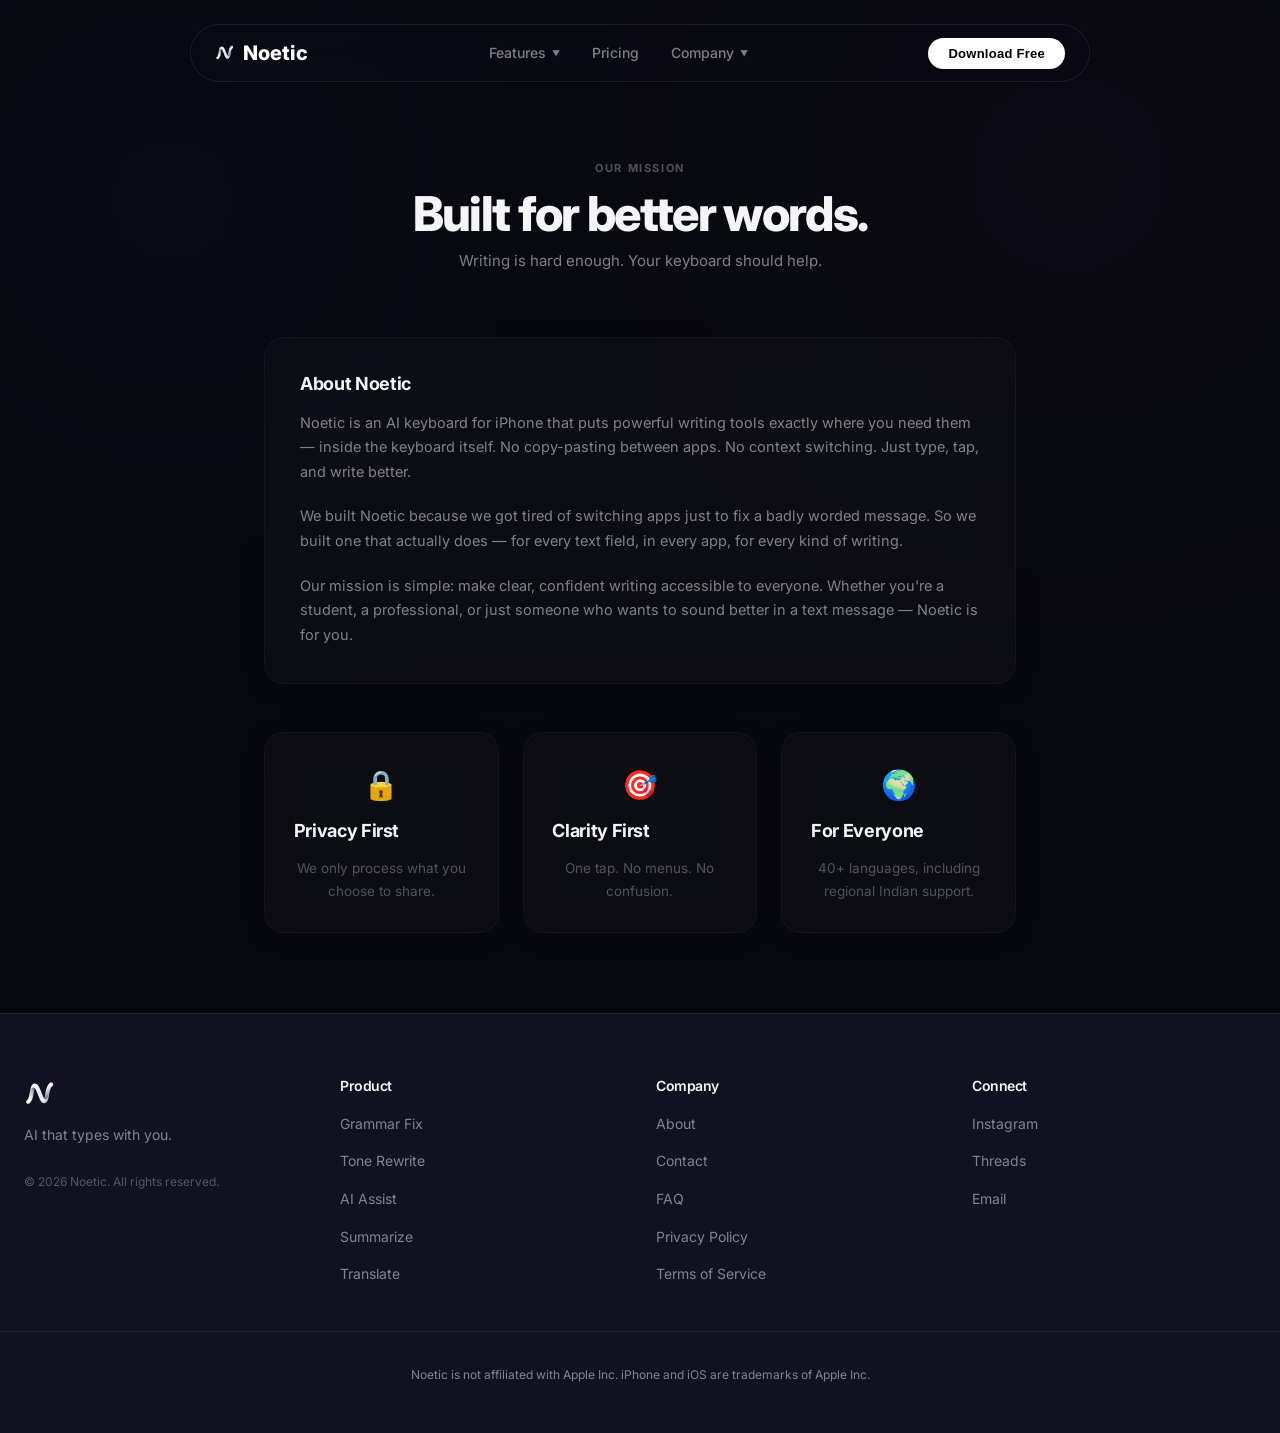
<file: about.html>
<!DOCTYPE html>
<html lang="en">
<head>
  <meta charset="UTF-8">
  <meta name="viewport" content="width=device-width, initial-scale=1.0">
  <meta name="description" content="About Noetic — Learn about our mission to make clear, confident writing accessible to everyone.">
  <meta property="og:title" content="About — Noetic">
  <meta property="og:description" content="Built for better words. Learn about Noetic and our values.">
  <meta property="og:image" content="noetic-logo.png">
  <meta name="twitter:card" content="summary_large_image">
  <meta name="twitter:title" content="About — Noetic">
  <meta name="twitter:description" content="Built for better words. Learn about Noetic and our values.">
  <meta name="twitter:image" content="noetic-logo.png">
  <link rel="canonical" href="https://www.noetickeyboard.com/about">
  <link rel="icon" href="noetic-logo.png" media="(prefers-color-scheme: dark)">
  <link rel="icon" href="NoeticLogoblack.png" media="(prefers-color-scheme: light)">
  <title>About — Noetic</title>
  <link rel="preconnect" href="https://fonts.googleapis.com">
  <link rel="preconnect" href="https://fonts.gstatic.com" crossorigin>
  <link href="https://fonts.googleapis.com/css2?family=Inter:wght@200;300;400;500;600;700;800&display=swap" rel="stylesheet">
  <link rel="stylesheet" href="style.css?v=2.1">
</head>
<body>

<!-- NAVIGATION -->
<nav>
  <div class="nav-container">
    <div class="nav-logo" onclick="window.location.href='/'">
      <img src="noetic-logo.png" alt="Noetic Logo" class="logo-img">
      <span class="logo-text">Noetic</span>
    </div>
    <ul class="nav-links">
      <li class="nav-dropdown-wrapper">
        <a class="nav-dropdown-toggle">Features <span class="chevron">▼</span></a>
        <div class="nav-dropdown-menu">
          <a href="/#feature-grammar" class="dropdown-item">
            <svg class="dropdown-icon" viewBox="0 0 24 24" fill="none" stroke="currentColor" stroke-width="2" stroke-linecap="round" stroke-linejoin="round"><path d="M12 20h9"></path><path d="M16.5 3.5a2.121 2.121 0 0 1 3 3L7 19l-4 1 1-4L16.5 3.5z"></path></svg>
            <span class="dropdown-dot">•</span>
            <span class="dropdown-label">Grammar Fix</span>
          </a>
          <a href="/#feature-tone" class="dropdown-item">
            <svg class="dropdown-icon" viewBox="0 0 24 24" fill="none" stroke="currentColor" stroke-width="2" stroke-linecap="round" stroke-linejoin="round"><path d="M12 2a3 3 0 0 0-3 3v7a3 3 0 0 0 6 0V5a3 3 0 0 0-3-3z"></path><path d="M19 10v2a7 7 0 0 1-14 0v-2"></path><line x1="12" y1="19" x2="12" y2="22"></line></svg>
            <span class="dropdown-dot">•</span>
            <span class="dropdown-label">Tone Rewrite</span>
          </a>
          <a href="/#feature-assist" class="dropdown-item">
            <svg class="dropdown-icon" viewBox="0 0 24 24" fill="none" stroke="currentColor" stroke-width="2" stroke-linecap="round" stroke-linejoin="round"><path d="M15 4V2"></path><path d="M15 16v-2"></path><path d="M8 9h2"></path><path d="M20 9h2"></path><path d="M17.8 5.2l-1.4 1.4"></path><path d="M13.6 9.4l-1.4 1.4"></path><path d="M17.8 12.8l-1.4-1.4"></path><path d="M13.6 8.6l-1.4-1.4"></path><path d="M18 9l-4.5 4.5"></path><path d="M13 14l-6 6"></path></svg>
            <span class="dropdown-dot">•</span>
            <span class="dropdown-label">AI Assist</span>
          </a>
          <a href="/#feature-summarize" class="dropdown-item">
            <svg class="dropdown-icon" viewBox="0 0 24 24" fill="none" stroke="currentColor" stroke-width="2" stroke-linecap="round" stroke-linejoin="round"><line x1="8" y1="6" x2="21" y2="6"></line><line x1="8" y1="12" x2="21" y2="12"></line><line x1="8" y1="18" x2="21" y2="18"></line><line x1="3" y1="6" x2="3.01" y2="6"></line><line x1="3" y1="12" x2="3.01" y2="12"></line><line x1="3" y1="18" x2="3.01" y2="18"></line></svg>
            <span class="dropdown-dot">•</span>
            <span class="dropdown-label">Summarize</span>
          </a>
          <a href="/#feature-translate" class="dropdown-item">
            <svg class="dropdown-icon" viewBox="0 0 24 24" fill="none" stroke="currentColor" stroke-width="2" stroke-linecap="round" stroke-linejoin="round"><circle cx="12" cy="12" r="10"></circle><line x1="2" y1="12" x2="22" y2="12"></line><path d="M12 2a15.3 15.3 0 0 1 4 10 15.3 15.3 0 0 1-4 10 15.3 15.3 0 0 1-4-10 15.3 15.3 0 0 1 4-10z"></path></svg>
            <span class="dropdown-dot">•</span>
            <span class="dropdown-label">Translate</span>
          </a>
        </div>
      </li>
      <li><a href="pricing">Pricing</a></li>
      <li class="nav-dropdown-wrapper">
        <a class="nav-dropdown-toggle">Company <span class="chevron">▼</span></a>
        <div class="nav-dropdown-menu">
          <a href="contact" class="dropdown-item">
            <svg class="dropdown-icon" viewBox="0 0 24 24" fill="none" stroke="currentColor" stroke-width="2" stroke-linecap="round" stroke-linejoin="round"><path d="M4 4h16c1.1 0 2 .9 2 2v12c0 1.1-.9 2-2 2H4c-1.1 0-2-.9-2-2V6c0-1.1.9-2 2-2z"></path><polyline points="22,6 12,13 2,6"></polyline></svg>
            <span class="dropdown-dot">•</span>
            <span class="dropdown-label">Contact</span>
          </a>
          <a href="about" class="dropdown-item">
            <svg class="dropdown-icon" viewBox="0 0 24 24" fill="none" stroke="currentColor" stroke-width="2" stroke-linecap="round" stroke-linejoin="round"><circle cx="12" cy="12" r="10"></circle><line x1="12" y1="16" x2="12" y2="12"></line><line x1="12" y1="8" x2="12.01" y2="8"></line></svg>
            <span class="dropdown-dot">•</span>
            <span class="dropdown-label">About</span>
          </a>
          <a href="support" class="dropdown-item">
            <svg class="dropdown-icon" viewBox="0 0 24 24" fill="none" stroke="currentColor" stroke-width="2" stroke-linecap="round" stroke-linejoin="round"><circle cx="12" cy="12" r="10"></circle><path d="M9.09 9a3 3 0 0 1 5.83 1c0 2-3 3-3 3"></path><line x1="12" y1="17" x2="12.01" y2="17"></line></svg>
            <span class="dropdown-dot">•</span>
            <span class="dropdown-label">FAQ</span>
          </a>
          <a href="privacy" class="dropdown-item">
            <svg class="dropdown-icon" viewBox="0 0 24 24" fill="none" stroke="currentColor" stroke-width="2" stroke-linecap="round" stroke-linejoin="round"><rect x="3" y="11" width="18" height="11" rx="2" ry="2"></rect><path d="M7 11V7a5 5 0 0 1 10 0v4"></path></svg>
            <span class="dropdown-dot">•</span>
            <span class="dropdown-label">Privacy policy</span>
          </a>
          <a href="terms" class="dropdown-item">
            <svg class="dropdown-icon" viewBox="0 0 24 24" fill="none" stroke="currentColor" stroke-width="2" stroke-linecap="round" stroke-linejoin="round"><circle cx="12" cy="12" r="10"></circle><line x1="12" y1="8" x2="12" y2="16"></line><path d="M16 8h-4a2 2 0 0 0 0 4h4a2 2 0 0 1 0 4h-4"></path></svg>
            <span class="dropdown-dot">•</span>
            <span class="dropdown-label">Terms of Use</span>
          </a>
        </div>
      </li>
    </ul>
    <button class="btn btn-primary nav-cta" onclick="window.location.href='#'">Download Free</button>
    <button class="hamburger">
      <span></span>
      <span></span>
      <span></span>
    </button>
  </div>
  <div class="nav-mobile">
    <ul>
      <li><a href="/#features">Features</a></li>
      <li class="mobile-sub-link"><a href="/#feature-grammar">• Grammar Fix</a></li>
      <li class="mobile-sub-link"><a href="/#feature-tone">• Tone Rewrite</a></li>
      <li class="mobile-sub-link"><a href="/#feature-assist">• AI Assist</a></li>
      <li class="mobile-sub-link"><a href="/#feature-summarize">• Summarize</a></li>
      <li class="mobile-sub-link"><a href="/#feature-translate">• Translate</a></li>
      <li><a href="pricing">Pricing</a></li>
      <li style="border-top: 1px solid rgba(255,255,255,0.05); padding-top: 10px; margin-top: 10px; font-weight: bold; color: var(--text-tertiary); font-size: 11px; letter-spacing: 0.05em; text-transform: uppercase;">Company</li>
      <li><a href="about">About</a></li>
      <li><a href="contact">Contact</a></li>
      <li><a href="support">FAQ</a></li>
      <li><a href="privacy">Privacy Policy</a></li>
      <li><a href="terms">Terms of Use</a></li>
      <li><button class="btn btn-primary" style="width: 100%; margin-top: 15px;" onclick="window.location.href='#'">Download Free</button></li>
    </ul>
  </div>
</nav>

<!-- ABOUT SECTION -->
<section class="section" style="position: relative; padding: 10rem 0 5rem 0;">
  <div class="orb orb-1" style="top: -10%; left: -10%;"></div>
  <div class="orb orb-2" style="bottom: 10%; right: -5%;"></div>
  
  <div class="container" style="position: relative; z-index: 1; max-width: 800px;">
    <div class="section-content reveal">
      <div style="text-align: center; margin-bottom: 4rem;">
        <span class="doc-pretitle">OUR MISSION</span>
        <h1 class="doc-title">Built for better words.</h1>
        <p class="doc-subtitle">Writing is hard enough. Your keyboard should help.</p>
      </div>

      <div class="ios-card">
        <h2>About Noetic</h2>
        <p>Noetic is an AI keyboard for iPhone that puts powerful writing tools exactly where you need them — inside the keyboard itself. No copy-pasting between apps. No context switching. Just type, tap, and write better.</p>
        <p>We built Noetic because we got tired of switching apps just to fix a badly worded message. So we built one that actually does — for every text field, in every app, for every kind of writing.</p>
        <p>Our mission is simple: make clear, confident writing accessible to everyone. Whether you're a student, a professional, or just someone who wants to sound better in a text message — Noetic is for you.</p>
      </div>
      
      <!-- Values Grid -->
      <div style="display: grid; grid-template-columns: repeat(auto-fit, minmax(220px, 1fr)); gap: 1.5rem; margin-top: 3rem;" class="reveal-group">
        <div class="ios-card" style="margin-bottom: 0; padding: 1.8rem; text-align: center;">
          <div style="font-size: 1.8rem; margin-bottom: 0.75rem;">🔒</div>
          <h2>Privacy First</h2>
          <p style="font-size: 13.5px; color: var(--text-tertiary);">We only process what you choose to share.</p>
        </div>
        
        <div class="ios-card" style="margin-bottom: 0; padding: 1.8rem; text-align: center;">
          <div style="font-size: 1.8rem; margin-bottom: 0.75rem;">🎯</div>
          <h2>Clarity First</h2>
          <p style="font-size: 13.5px; color: var(--text-tertiary);">One tap. No menus. No confusion.</p>
        </div>
        
        <div class="ios-card" style="margin-bottom: 0; padding: 1.8rem; text-align: center;">
          <div style="font-size: 1.8rem; margin-bottom: 0.75rem;">🌍</div>
          <h2>For Everyone</h2>
          <p style="font-size: 13.5px; color: var(--text-tertiary);">40+ languages, including regional Indian support.</p>
        </div>
      </div>
    </div>
  </div>
</section>



<!-- FOOTER -->
<footer>
  <div class="footer-content">
    <div class="footer-column">
      <div class="footer-logo">
        <img src="noetic-logo.png" alt="Noetic" class="logo-img" style="width: 32px; height: 32px;" loading="lazy" onerror="this.style.display='none'; this.nextElementSibling.style.display='inline';">
        <span class="logo-text" style="display:none; font-weight: 700;">Noetic</span>
        <p class="footer-tagline">AI that types with you.</p>
        <p class="footer-copyright">© 2026 Noetic. All rights reserved.</p>
      </div>
    </div>
    
    <div class="footer-column">
      <h4>Product</h4>
      <ul>
        <li><a href="/#features">Grammar Fix</a></li>
        <li><a href="/#features">Tone Rewrite</a></li>
        <li><a href="/#features">AI Assist</a></li>
        <li><a href="/#features">Summarize</a></li>
        <li><a href="/#features">Translate</a></li>
      </ul>
    </div>
    
    <div class="footer-column">
      <h4>Company</h4>
      <ul>
        <li><a href="about">About</a></li>
        <li><a href="contact">Contact</a></li>
        <li><a href="support">FAQ</a></li>
        <li><a href="privacy">Privacy Policy</a></li>
        <li><a href="terms">Terms of Service</a></li>
      </ul>
    </div>
    
    <div class="footer-column">
      <h4>Connect</h4>
      <ul>
        <li><a href="https://www.instagram.com/noetic_aikeyboard" target="_blank" rel="noopener noreferrer">Instagram</a></li>
        <li><a href="https://www.threads.com/@noetic_aikeyboard" target="_blank" rel="noopener noreferrer">Threads</a></li>
        <li><a href="mailto:noeticaikeyboard@gmail.com">Email</a></li>
      </ul>
    </div>
  </div>
  
  <div class="footer-bottom">
    <p>Noetic is not affiliated with Apple Inc. iPhone and iOS are trademarks of Apple Inc.</p>
  </div>
</footer>

<script src="animations.js"></script>
</body>
</html>
</file>
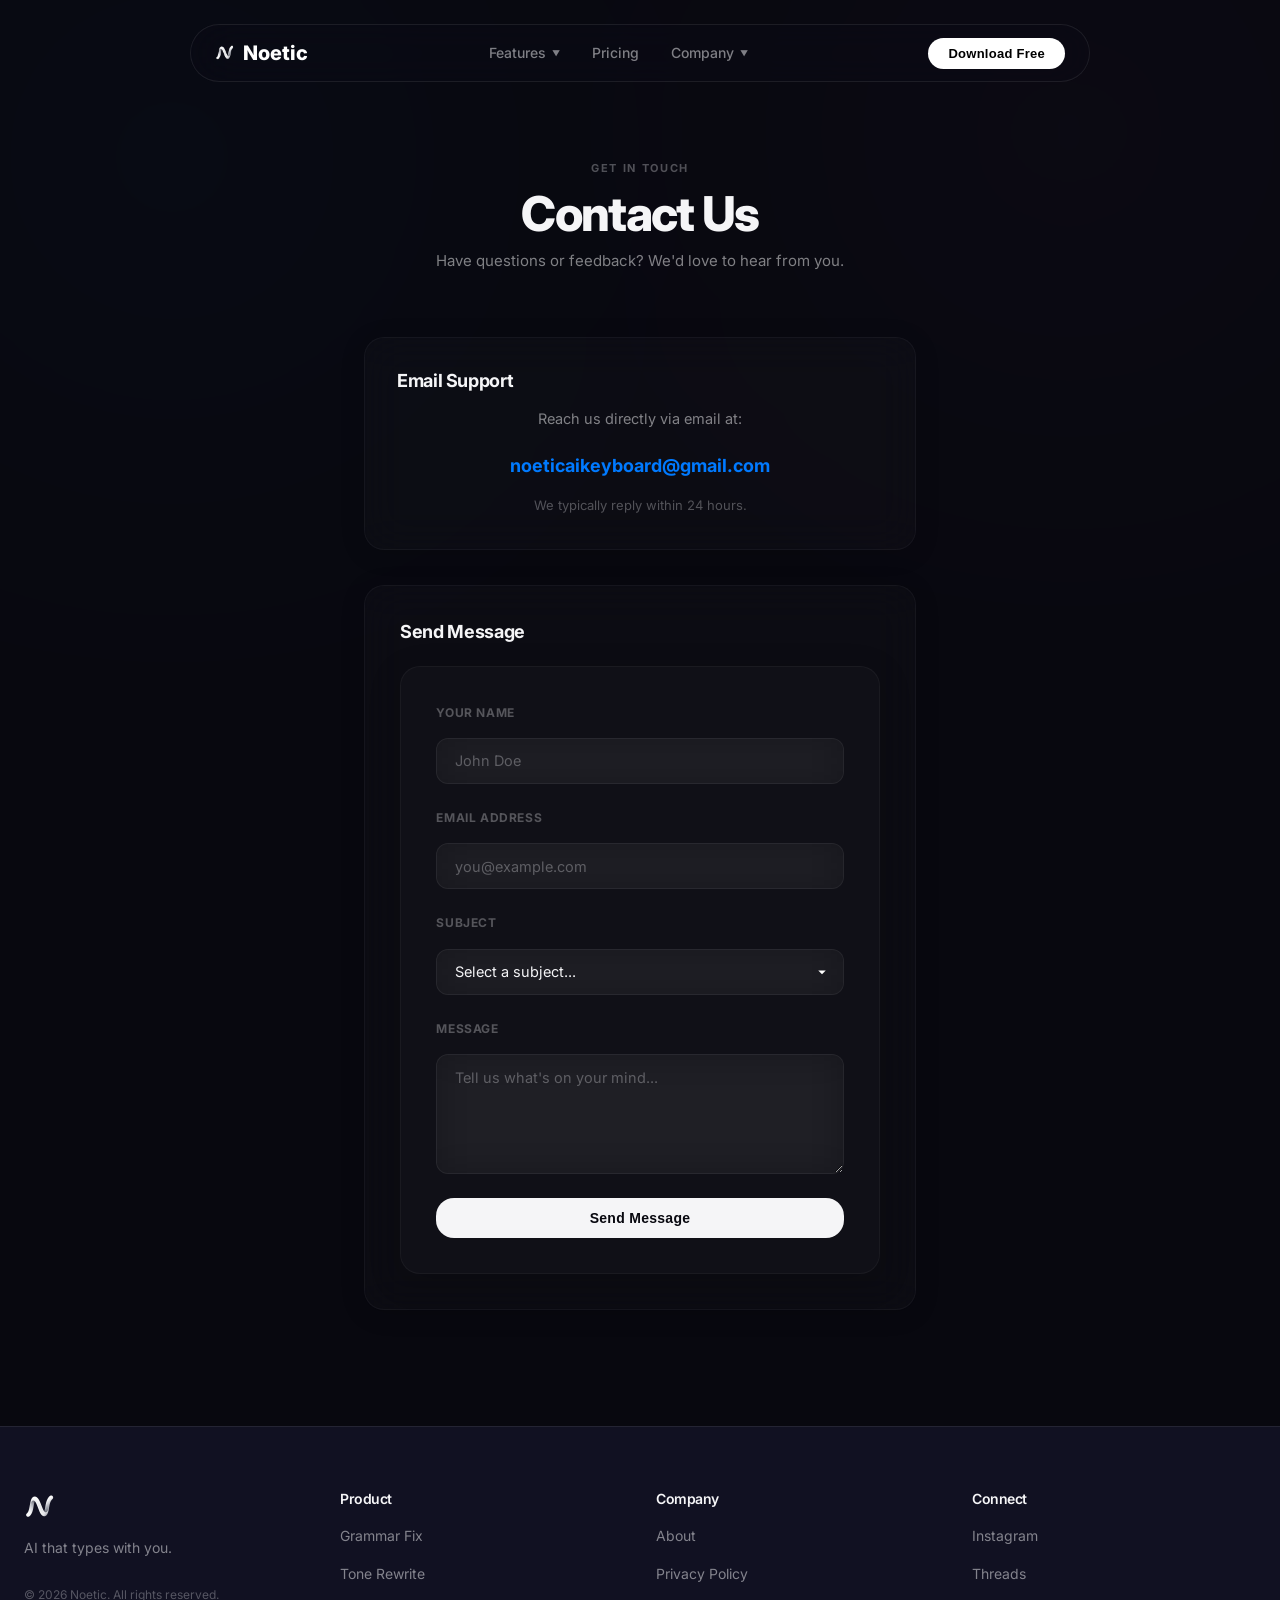
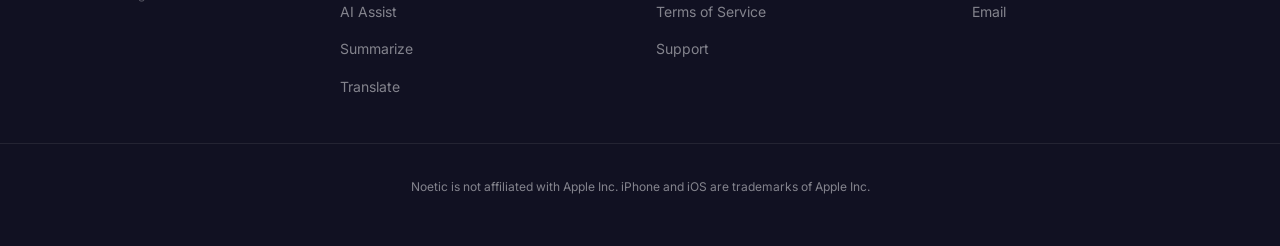
<file: contact.html>
<!DOCTYPE html>
<html lang="en">
<head>
  <meta charset="UTF-8">
  <meta name="viewport" content="width=device-width, initial-scale=1.0">
  <meta name="description" content="Contact Noetic — Reach out to our support team for questions, feedback, or assistance.">
  <meta property="og:title" content="Contact Us — Noetic">
  <meta property="og:description" content="Reach out to our support team for questions, feedback, or assistance.">
  <meta property="og:image" content="noetic-logo.png">
  <meta name="twitter:card" content="summary_large_image">
  <meta name="twitter:title" content="Contact Us — Noetic">
  <meta name="twitter:description" content="Reach out to our support team for questions, feedback, or assistance.">
  <meta name="twitter:image" content="noetic-logo.png">
  <link rel="canonical" href="https://www.noetickeyboard.com/contact">
  <link rel="icon" href="noetic-logo.png" media="(prefers-color-scheme: dark)">
  <link rel="icon" href="NoeticLogoblack.png" media="(prefers-color-scheme: light)">
  <title>Contact Us — Noetic</title>
  <link rel="preconnect" href="https://fonts.googleapis.com">
  <link rel="preconnect" href="https://fonts.gstatic.com" crossorigin>
  <link href="https://fonts.googleapis.com/css2?family=Inter:wght@200;300;400;500;600;700;800&display=swap" rel="stylesheet">
  <link rel="stylesheet" href="style.css?v=2.1">
</head>
<body>

<!-- NAVIGATION -->
<nav>
  <div class="nav-container">
    <div class="nav-logo" onclick="window.location.href='/'">
      <img src="noetic-logo.png" alt="Noetic Logo" class="logo-img">
      <span class="logo-text">Noetic</span>
    </div>
    <ul class="nav-links">
      <li class="nav-dropdown-wrapper">
        <a class="nav-dropdown-toggle">Features <span class="chevron">▼</span></a>
        <div class="nav-dropdown-menu">
          <a href="/#feature-grammar" class="dropdown-item">
            <svg class="dropdown-icon" viewBox="0 0 24 24" fill="none" stroke="currentColor" stroke-width="2" stroke-linecap="round" stroke-linejoin="round"><path d="M12 20h9"></path><path d="M16.5 3.5a2.121 2.121 0 0 1 3 3L7 19l-4 1 1-4L16.5 3.5z"></path></svg>
            <span class="dropdown-dot">•</span>
            <span class="dropdown-label">Grammar Fix</span>
          </a>
          <a href="/#feature-tone" class="dropdown-item">
            <svg class="dropdown-icon" viewBox="0 0 24 24" fill="none" stroke="currentColor" stroke-width="2" stroke-linecap="round" stroke-linejoin="round"><path d="M12 2a3 3 0 0 0-3 3v7a3 3 0 0 0 6 0V5a3 3 0 0 0-3-3z"></path><path d="M19 10v2a7 7 0 0 1-14 0v-2"></path><line x1="12" y1="19" x2="12" y2="22"></line></svg>
            <span class="dropdown-dot">•</span>
            <span class="dropdown-label">Tone Rewrite</span>
          </a>
          <a href="/#feature-assist" class="dropdown-item">
            <svg class="dropdown-icon" viewBox="0 0 24 24" fill="none" stroke="currentColor" stroke-width="2" stroke-linecap="round" stroke-linejoin="round"><path d="M15 4V2"></path><path d="M15 16v-2"></path><path d="M8 9h2"></path><path d="M20 9h2"></path><path d="M17.8 5.2l-1.4 1.4"></path><path d="M13.6 9.4l-1.4 1.4"></path><path d="M17.8 12.8l-1.4-1.4"></path><path d="M13.6 8.6l-1.4-1.4"></path><path d="M18 9l-4.5 4.5"></path><path d="M13 14l-6 6"></path></svg>
            <span class="dropdown-dot">•</span>
            <span class="dropdown-label">AI Assist</span>
          </a>
          <a href="/#feature-summarize" class="dropdown-item">
            <svg class="dropdown-icon" viewBox="0 0 24 24" fill="none" stroke="currentColor" stroke-width="2" stroke-linecap="round" stroke-linejoin="round"><line x1="8" y1="6" x2="21" y2="6"></line><line x1="8" y1="12" x2="21" y2="12"></line><line x1="8" y1="18" x2="21" y2="18"></line><line x1="3" y1="6" x2="3.01" y2="6"></line><line x1="3" y1="12" x2="3.01" y2="12"></line><line x1="3" y1="18" x2="3.01" y2="18"></line></svg>
            <span class="dropdown-dot">•</span>
            <span class="dropdown-label">Summarize</span>
          </a>
          <a href="/#feature-translate" class="dropdown-item">
            <svg class="dropdown-icon" viewBox="0 0 24 24" fill="none" stroke="currentColor" stroke-width="2" stroke-linecap="round" stroke-linejoin="round"><circle cx="12" cy="12" r="10"></circle><line x1="2" y1="12" x2="22" y2="12"></line><path d="M12 2a15.3 15.3 0 0 1 4 10 15.3 15.3 0 0 1-4 10 15.3 15.3 0 0 1-4-10 15.3 15.3 0 0 1 4-10z"></path></svg>
            <span class="dropdown-dot">•</span>
            <span class="dropdown-label">Translate</span>
          </a>
        </div>
      </li>
      <li><a href="pricing">Pricing</a></li>
      <li class="nav-dropdown-wrapper">
        <a class="nav-dropdown-toggle">Company <span class="chevron">▼</span></a>
        <div class="nav-dropdown-menu">
          <a href="contact" class="dropdown-item">
            <svg class="dropdown-icon" viewBox="0 0 24 24" fill="none" stroke="currentColor" stroke-width="2" stroke-linecap="round" stroke-linejoin="round"><path d="M4 4h16c1.1 0 2 .9 2 2v12c0 1.1-.9 2-2 2H4c-1.1 0-2-.9-2-2V6c0-1.1.9-2 2-2z"></path><polyline points="22,6 12,13 2,6"></polyline></svg>
            <span class="dropdown-dot">•</span>
            <span class="dropdown-label">Contact</span>
          </a>
          <a href="about" class="dropdown-item">
            <svg class="dropdown-icon" viewBox="0 0 24 24" fill="none" stroke="currentColor" stroke-width="2" stroke-linecap="round" stroke-linejoin="round"><circle cx="12" cy="12" r="10"></circle><line x1="12" y1="16" x2="12" y2="12"></line><line x1="12" y1="8" x2="12.01" y2="8"></line></svg>
            <span class="dropdown-dot">•</span>
            <span class="dropdown-label">About</span>
          </a>
          <a href="support" class="dropdown-item">
            <svg class="dropdown-icon" viewBox="0 0 24 24" fill="none" stroke="currentColor" stroke-width="2" stroke-linecap="round" stroke-linejoin="round"><circle cx="12" cy="12" r="10"></circle><path d="M9.09 9a3 3 0 0 1 5.83 1c0 2-3 3-3 3"></path><line x1="12" y1="17" x2="12.01" y2="17"></line></svg>
            <span class="dropdown-dot">•</span>
            <span class="dropdown-label">FAQ</span>
          </a>
          <a href="privacy" class="dropdown-item">
            <svg class="dropdown-icon" viewBox="0 0 24 24" fill="none" stroke="currentColor" stroke-width="2" stroke-linecap="round" stroke-linejoin="round"><rect x="3" y="11" width="18" height="11" rx="2" ry="2"></rect><path d="M7 11V7a5 5 0 0 1 10 0v4"></path></svg>
            <span class="dropdown-dot">•</span>
            <span class="dropdown-label">Privacy policy</span>
          </a>
          <a href="terms" class="dropdown-item">
            <svg class="dropdown-icon" viewBox="0 0 24 24" fill="none" stroke="currentColor" stroke-width="2" stroke-linecap="round" stroke-linejoin="round"><circle cx="12" cy="12" r="10"></circle><line x1="12" y1="8" x2="12" y2="16"></line><path d="M16 8h-4a2 2 0 0 0 0 4h4a2 2 0 0 1 0 4h-4"></path></svg>
            <span class="dropdown-dot">•</span>
            <span class="dropdown-label">Terms of Use</span>
          </a>
        </div>
      </li>
    </ul>
    <button class="btn btn-primary nav-cta" onclick="window.location.href='#'">Download Free</button>
    <button class="hamburger">
      <span></span>
      <span></span>
      <span></span>
    </button>
  </div>
  <div class="nav-mobile">
    <ul>
      <li><a href="/#features">Features</a></li>
      <li class="mobile-sub-link"><a href="/#feature-grammar">• Grammar Fix</a></li>
      <li class="mobile-sub-link"><a href="/#feature-tone">• Tone Rewrite</a></li>
      <li class="mobile-sub-link"><a href="/#feature-assist">• AI Assist</a></li>
      <li class="mobile-sub-link"><a href="/#feature-summarize">• Summarize</a></li>
      <li class="mobile-sub-link"><a href="/#feature-translate">• Translate</a></li>
      <li><a href="pricing">Pricing</a></li>
      <li style="border-top: 1px solid rgba(255,255,255,0.05); padding-top: 10px; margin-top: 10px; font-weight: bold; color: var(--text-tertiary); font-size: 11px; letter-spacing: 0.05em; text-transform: uppercase;">Company</li>
      <li><a href="about">About</a></li>
      <li><a href="contact">Contact</a></li>
      <li><a href="support">FAQ</a></li>
      <li><a href="privacy">Privacy Policy</a></li>
      <li><a href="terms">Terms of Use</a></li>
      <li><button class="btn btn-primary" style="width: 100%; margin-top: 15px;" onclick="window.location.href='#'">Download Free</button></li>
    </ul>
  </div>
</nav>

<!-- CONTACT MAIN SECTION -->
<section class="section" style="position: relative; padding: 10rem 0 5rem 0; overflow: hidden;">
  <div class="orb orb-1" style="top: -10%; left: -10%;"></div>
  <div class="orb orb-2" style="bottom: 10%; right: -5%;"></div>
  
  <div style="max-width: 600px; margin: 0 auto; padding: 0 1.5rem;">
    <div style="text-align: center; margin-bottom: 4rem;">
      <span class="doc-pretitle">GET IN TOUCH</span>
      <h1 class="doc-title">Contact Us</h1>
      <p class="doc-subtitle">Have questions or feedback? We'd love to hear from you.</p>
    </div>
    
    <!-- Email card -->
    <div class="ios-card" style="text-align: center; padding: 2rem;">
      <h2>Email Support</h2>
      <p>Reach us directly via email at:</p>
      <a href="mailto:noeticaikeyboard@gmail.com" style="font-size: 18px; font-weight: 700; color: var(--blue);">noeticaikeyboard@gmail.com</a>
      <p style="margin-top: 0.85rem; font-size: 13px; color: var(--text-tertiary);">We typically reply within 24 hours.</p>
    </div>
    
    <!-- Formspree form card -->
    <div class="ios-card" style="padding: 2.2rem;">
      <h2 style="margin-bottom: 1.5rem;">Send Message</h2>
      <form class="contact-form" action="https://formspree.io/f/mpqejjda" method="POST">
        <div class="form-group">
          <label for="name">Your Name</label>
          <input type="text" id="name" name="name" placeholder="John Doe" required>
        </div>
        
        <div class="form-group">
          <label for="email">Email Address</label>
          <input type="email" id="email" name="email" placeholder="you@example.com" required>
        </div>
        
        <div class="form-group">
          <label for="subject">Subject</label>
          <select id="subject" name="subject" required>
            <option value="">Select a subject...</option>
            <option value="General Inquiry">General Inquiry</option>
            <option value="Bug Report">Bug Report</option>
            <option value="Feature Request">Feature Request</option>
            <option value="Billing / Refund">Billing / Refund</option>
            <option value="Partnership">Partnership</option>
            <option value="Other">Other</option>
          </select>
        </div>
        
        <div class="form-group">
          <label for="message">Message</label>
          <textarea id="message" name="message" placeholder="Tell us what's on your mind..." required></textarea>
        </div>
        
        <button type="submit" class="btn btn-primary" style="width: 100%; margin-top: 1.5rem; display: flex; align-items: center; justify-content: center;">Send Message</button>
      </form>
    </div>
  </div>
</section>

<!-- FOOTER -->
<footer>
  <div class="footer-content">
    <div class="footer-column">
      <div class="footer-logo">
        <img src="noetic-logo.png" alt="Noetic" class="logo-img" style="width: 32px; height: 32px;" loading="lazy" onerror="this.style.display='none'; this.nextElementSibling.style.display='inline';">
        <span class="logo-text" style="display:none; font-weight: 700;">Noetic</span>
        <p class="footer-tagline">AI that types with you.</p>
        <p class="footer-copyright">© 2026 Noetic. All rights reserved.</p>
      </div>
    </div>
    
    <div class="footer-column">
      <h4>Product</h4>
      <ul>
        <li><a href="/#features">Grammar Fix</a></li>
        <li><a href="/#features">Tone Rewrite</a></li>
        <li><a href="/#features">AI Assist</a></li>
        <li><a href="/#features">Summarize</a></li>
        <li><a href="/#features">Translate</a></li>
      </ul>
    </div>
    
    <div class="footer-column">
      <h4>Company</h4>
      <ul>
        <li><a href="about">About</a></li>
        <li><a href="privacy">Privacy Policy</a></li>
        <li><a href="terms">Terms of Service</a></li>
        <li><a href="support">Support</a></li>
      </ul>
    </div>
    
    <div class="footer-column">
      <h4>Connect</h4>
      <ul>
        <li><a href="https://www.instagram.com/noetic_aikeyboard" target="_blank" rel="noopener noreferrer">Instagram</a></li>
        <li><a href="https://www.threads.com/@noetic_aikeyboard" target="_blank" rel="noopener noreferrer">Threads</a></li>
        <li><a href="mailto:noeticaikeyboard@gmail.com">Email</a></li>
      </ul>
    </div>
  </div>
  
  <div class="footer-bottom">
    <p>Noetic is not affiliated with Apple Inc. iPhone and iOS are trademarks of Apple Inc.</p>
  </div>
</footer>

<script src="animations.js"></script>
</body>
</html>
</file>
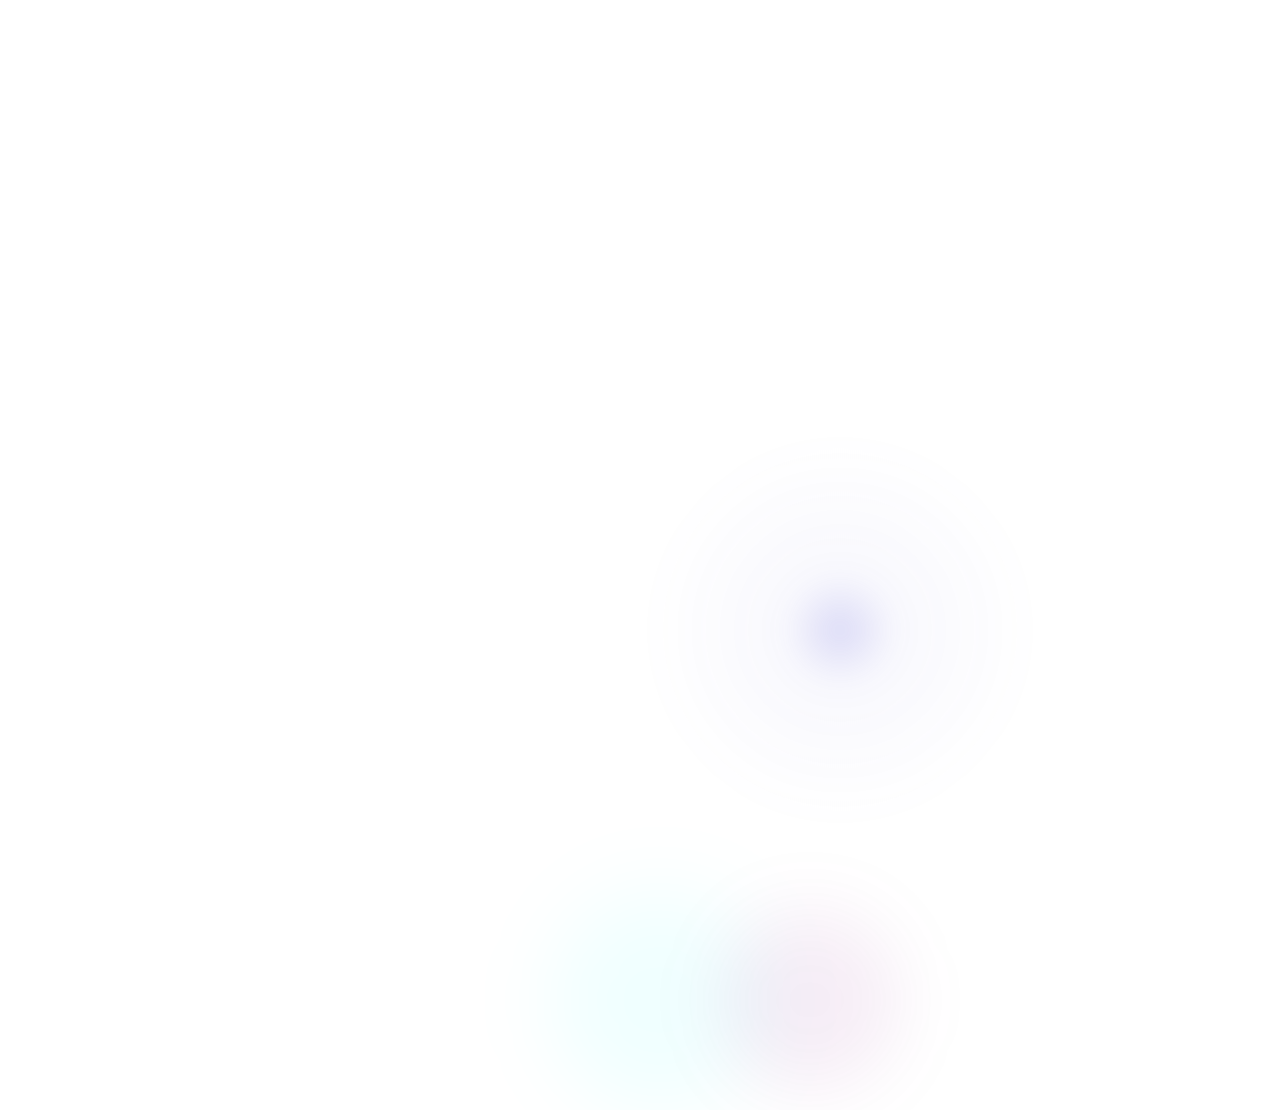
<file: demo-assist.html>
<!DOCTYPE html>
<html lang="en">
<head>
    <meta charset="UTF-8">
    <meta name="viewport" content="width=device-width, initial-scale=1.0">
    <title>Noetic Assist Demo</title>
    <style>
        * {
            margin: 0;
            padding: 0;
            box-sizing: border-box;
        }

        body {
            background: transparent;
            font-family: -apple-system, "SF Pro Rounded", BlinkMacSystemFont, sans-serif;
            overflow: hidden;
            width: 100vw;
            height: 100vh;
            display: flex;
            align-items: center;
            justify-content: center;
        }

        .container {
            position: relative;
            width: 100%;
            height: 100%;
            display: flex;
            align-items: center;
            justify-content: center;
        }

        /* Glow Aura */
        .glow-aura {
            position: absolute;
            pointer-events: none;
            z-index: 1;
        }

        .glow-primary {
            width: 400px;
            height: 400px;
            border-radius: 50%;
            background: radial-gradient(circle, rgba(88, 86, 214, 0.22) 0%, rgba(88, 86, 214, 0.04) 20%, transparent 70%);
            filter: blur(12px);
            margin-top: -20px;
            animation: pulse 3s ease-in-out infinite;
        }

        .glow-secondary {
            width: 220px;
            height: 220px;
            border-radius: 50%;
            background: rgba(0, 255, 255, 0.06);
            filter: blur(40px);
            position: absolute;
            margin-left: -90px;
            margin-top: 60px;
        }

        .glow-tertiary {
            width: 180px;
            height: 180px;
            border-radius: 50%;
            background: rgba(128, 0, 128, 0.07);
            filter: blur(35px);
            position: absolute;
            margin-left: 80px;
            margin-top: 80px;
        }

        @keyframes pulse {
            0%, 100% { opacity: 0.12; }
            50% { opacity: 0.22; }
        }

        /* Particle Layer */
        .particle-layer {
            position: absolute;
            top: 0;
            left: 0;
            width: 100%;
            height: 100%;
            pointer-events: none;
            display: none;
        }

        .particle {
            position: absolute;
            border-radius: 50%;
            background: rgba(88, 86, 214, 0.45);
            filter: blur(0.5px);
            opacity: 0;
        }

        /* Headline */
        .headline {
            display: none;
            position: absolute;
            top: 58px;
            left: 28px;
            z-index: 10;
        }

        .headline-line1 {
            font-size: 44px;
            font-weight: bold;
            color: white;
            opacity: 0;
            transform: translateY(22px);
            transition: opacity 0.55s cubic-bezier(0.33, 1, 0.68, 1), transform 0.55s cubic-bezier(0.33, 1, 0.68, 1);
        }

        .headline-line2 {
            font-size: 44px;
            font-weight: bold;
            color: #5856D6;
            opacity: 0;
            transform: translateY(22px);
            transition: opacity 0.55s cubic-bezier(0.33, 1, 0.68, 1), transform 0.55s cubic-bezier(0.33, 1, 0.68, 1);
        }

        .headline-sub {
            font-size: 17px;
            font-weight: 300;
            color: rgba(255, 255, 255, 0.42);
            margin-top: 10px;
            opacity: 0;
            transform: translateY(12px);
            transition: opacity 0.5s ease-out, transform 0.5s ease-out;
        }

        /* Phone Mockup */
        .phone-mockup {
            position: absolute;
            top: 50%;
            left: 50%;
            width: 230px;
            height: 498px;
            background: rgba(10, 10, 26, 1);
            border-radius: 44px;
            transform: translate(-50%, -50%) scale(0.82);
            opacity: 0;
            transform-origin: center;
            transition: opacity 0.65s cubic-bezier(0.33, 1, 0.68, 1), transform 0.65s cubic-bezier(0.33, 1, 0.68, 1);
            box-shadow: 0 12px 22px rgba(88, 86, 214, 0.3), 0 18px 35px rgba(0, 0, 0, 0.55);
            border: 0.5px solid rgba(255, 255, 255, 0.1);
            overflow: visible;
            z-index: 5;
        }

        .phone-mockup.visible {
            opacity: 1;
            transform: translate(-50%, -50%) scale(0.82);
        }

        .phone-mockup.assist-border {
            border-color: rgba(88, 86, 214, 0.15);
        }

        .dynamic-island {
            width: 90px;
            height: 26px;
            background: rgba(255, 255, 255, 0.15);
            border-radius: 13px;
            margin: 8px auto 0;
        }

        .phone-glass {
            position: absolute;
            top: 0;
            left: 0;
            right: 0;
            height: 60px;
            background: linear-gradient(to bottom, rgba(255, 255, 255, 0.07), transparent);
            border-radius: 44px;
            pointer-events: none;
        }

        .volume-buttons {
            position: absolute;
            left: -3px;
            top: 90px;
            display: flex;
            flex-direction: column;
            gap: 10px;
        }

        .volume-btn {
            width: 3px;
            height: 28px;
            background: rgba(255, 255, 255, 0.14);
            border-radius: 1.5px;
        }

        .power-button {
            position: absolute;
            right: -3px;
            top: 110px;
            width: 3px;
            height: 42px;
            background: rgba(255, 255, 255, 0.14);
            border-radius: 1.5px;
        }

        /* Chat Area */
        .chat-area {
            padding: 20px 12px 6px;
        }

        .chat-header {
            display: flex;
            align-items: center;
            gap: 6px;
            margin-bottom: 6px;
        }

        .chat-avatar {
            width: 18px;
            height: 18px;
            border-radius: 50%;
            background: linear-gradient(to bottom, #5856D6, #800080);
            display: flex;
            align-items: center;
            justify-content: center;
        }

        .chat-avatar span {
            font-size: 8px;
            font-weight: bold;
            color: white;
        }

        .chat-name {
            font-size: 11px;
            font-weight: 600;
            color: rgba(255, 255, 255, 0.65);
        }

        .chat-status {
            width: 5px;
            height: 5px;
            background: #00FF00;
            border-radius: 50%;
            margin-left: auto;
        }

        .chat-bubbles {
            display: flex;
            flex-direction: column;
            gap: 6px;
            padding: 0 10px;
        }

        .bubble {
            padding: 7px 10px;
            border-radius: 11px;
            font-size: 11px;
            max-width: 80%;
        }

        .bubble-incoming {
            background: rgba(255, 255, 255, 0.09);
            color: rgba(255, 255, 255, 0.8);
            align-self: flex-start;
        }

        .bubble-sent {
            background: #5856D6;
            color: white;
            align-self: flex-end;
            opacity: 0;
            transform: scale(0.82) translate(8px, 4px);
            transition: opacity 0.45s cubic-bezier(0.33, 1, 0.68, 1), transform 0.45s cubic-bezier(0.33, 1, 0.68, 1);
        }

        .bubble-sent.visible {
            opacity: 1;
            transform: scale(1) translate(0, 0);
        }

        /* Keyboard Spacer */
        .keyboard-spacer {
            height: 8px;
            transition: height 0.55s cubic-bezier(0.33, 1, 0.68, 1);
        }

        .keyboard-spacer.popped {
            height: 223px;
        }

        /* Mock Keyboard - positioned inside phone-mockup using top, fully opaque */
        .mock-keyboard {
            position: absolute;
            top: 498px;
            left: 50%;
            transform: translateX(-50%) scale(0.88);
            opacity: 0;
            transition: opacity 0.5s cubic-bezier(0.33, 1, 0.68, 1), transform 0.5s cubic-bezier(0.33, 1, 0.68, 1), top 0.55s cubic-bezier(0.33, 1, 0.68, 1);
            width: 264px;
            height: 215px;
            background: rgb(30, 30, 40);
            backdrop-filter: none;
            border-radius: 18px;
            overflow: hidden;
            padding: 4px 0 6px;
            box-shadow: 0 14px 24px rgba(0, 0, 0, 0.65);
            border: 0.5px solid rgba(255, 255, 255, 0.12);
            z-index: 50;
        }

        .mock-keyboard.visible {
            top: 275px;
            opacity: 1;
            transform: translateX(-50%) scale(1);
        }

        /* Standard Keyboard */
        .standard-keyboard {
            padding: 0;
        }

        .suggestions-bar {
            display: flex;
            height: 26px;
            background: rgb(25, 25, 35);
        }

        .suggestion {
            flex: 1;
            display: flex;
            align-items: center;
            justify-content: center;
            font-size: 11px;
            color: rgba(255, 255, 255, 0.8);
            border-right: 1px solid rgba(255, 255, 255, 0.08);
        }

        .suggestion:last-child {
            border-right: none;
        }

        .qwerty-row {
            display: flex;
            justify-content: center;
            gap: 4px;
            padding: 0 3px;
            margin-top: 6px;
        }

        .key {
            width: 22px;
            height: 32px;
            background: rgba(255, 255, 255, 0.12);
            border-radius: 5px;
            display: flex;
            align-items: center;
            justify-content: center;
            font-size: 12px;
            color: white;
            position: relative;
            box-shadow: 0 1px 0 rgba(0, 0, 0, 0.25);
            transition: background 0.08s ease-out;
        }

        .key.highlighted {
            background: rgba(255, 255, 255, 0.35);
        }

        .key-popup {
            position: absolute;
            width: 26px;
            height: 36px;
            background: white;
            border-radius: 6px;
            box-shadow: 0 2px 6px rgba(0, 0, 0, 0.35);
            display: flex;
            align-items: center;
            justify-content: center;
            color: black;
            font-size: 14px;
            font-weight: 500;
            pointer-events: none;
            z-index: 200;
            opacity: 0;
            transform: scale(0.5);
            transition: transform 0.08s ease-out, opacity 0.08s ease-out;
        }

        .key-popup.visible {
            opacity: 0.92;
            transform: scale(1);
        }

        .key-space {
            width: 120px;
        }

        .key-special {
            width: 34px;
        }

        .key-return {
            width: 56px;
            background: rgb(88, 86, 214);
        }

        .bottom-bar {
            display: flex;
            align-items: center;
            justify-content: space-between;
            height: 24px;
            padding: 0 12px 2px;
            background: rgb(30, 30, 40);
        }

        .bottom-icon {
            width: 32px;
            height: 32px;
            display: flex;
            align-items: center;
            justify-content: center;
            color: rgba(255, 255, 255, 0.6);
            font-size: 16px;
        }

        .home-indicator {
            width: 70px;
            height: 4px;
            background: rgba(255, 255, 255, 0.25);
            border-radius: 2px;
            margin-bottom: 6px;
        }

        /* Noetic Keyboard */
        .noetic-keyboard {
            display: flex;
            flex-direction: column;
            height: 100%;
        }

        .noetic-header {
            display: flex;
            align-items: center;
            height: 44px;
            background: rgb(20, 20, 30);
            border-bottom: 0.5px solid rgba(255, 255, 255, 0.08);
            padding: 0 8px;
        }

        .brand-chip {
            padding: 0 8px;
            display: flex;
            align-items: center;
            justify-content: center;
            min-width: 24px;
            min-height: 24px;
        }

        .brand-chip img {
            width: 20px;
            height: 20px;
            object-fit: contain;
            border-radius: 4px;
        }

        .header-divider {
            width: 0.5px;
            height: 18px;
            background: rgba(255, 255, 255, 0.12);
            flex-shrink: 0;
        }

        .tab-bar {
            display: flex;
            flex: 1;
        }

        .tab-btn {
            flex: 1;
            display: flex;
            flex-direction: column;
            align-items: center;
            justify-content: center;
            gap: 2px;
            color: rgba(255, 255, 255, 0.4);
            font-size: 11px;
            font-weight: 600;
            opacity: 0;
            transform: translateY(6px);
            transition: opacity 0.3s cubic-bezier(0.33, 1, 0.68, 1), transform 0.3s cubic-bezier(0.33, 1, 0.68, 1);
            position: relative;
        }

        .tab-btn.visible {
            opacity: 1;
            transform: translateY(0);
        }

        .tab-btn.active {
            color: white;
        }

        .tab-btn.active::before {
            content: '';
            position: absolute;
            top: -2px;
            left: 2px;
            right: 2px;
            bottom: -2px;
            background: rgba(255, 255, 255, 0.08);
            border-radius: 6px;
            border: 0.5px solid rgba(255, 255, 255, 0.06);
        }

        .tab-btn-icon {
            font-size: 11px;
            display: flex;
            align-items: center;
            justify-content: center;
        }

        .tab-btn-icon svg {
            fill: currentColor;
        }

        .tab-btn-label {
            font-size: 8px;
            font-weight: 600;
        }

        .assist-chips-row {
            display: flex;
            gap: 6px;
            padding: 6px 8px;
            height: 44px;
            overflow-x: auto;
            scrollbar-width: none;
        }

        .assist-chips-row::-webkit-scrollbar {
            display: none;
        }

        .assist-chip {
            display: flex;
            gap: 4px;
            padding: 4px 10px;
            height: 30px;
            border-radius: 15px;
            font-size: 10px;
            font-weight: 600;
            color: rgba(255, 255, 255, 0.65);
            background: rgba(255, 255, 255, 0.08);
            align-items: center;
            justify-content: center;
            white-space: nowrap;
            flex-shrink: 0;
            transition: transform 0.2s cubic-bezier(0.33, 1, 0.68, 1), background 0.2s, color 0.2s;
        }

        .assist-chip.selected {
            color: white;
            background: rgb(88, 86, 214);
        }

        .assist-chip.glowing {
            animation: assistGlow 0.6s ease-in-out infinite;
        }

        .assist-chip.pressed {
            transform: scale(0.86);
        }

        @keyframes assistGlow {
            0%, 100% { box-shadow: 0 0 10px rgba(88, 86, 214, 0.5); }
            50% { box-shadow: 0 0 20px rgba(88, 86, 214, 0.8); }
        }

        .content-card {
            flex: 1;
            padding: 6px 8px 4px;
            background: rgb(35, 35, 45);
            border-radius: 8px;
            border: 0.5px solid rgba(255, 255, 255, 0.06);
            margin: 0 8px;
            height: 130px;
            display: flex;
            flex-direction: column;
        }

        .content-card-processing {
            padding: 10px 16px;
            height: 100%;
            display: flex;
            flex-direction: column;
            justify-content: center;
            box-sizing: border-box;
        }

        .loading-header {
            display: flex;
            align-items: center;
            gap: 8px;
        }

        .loading-spinner {
            width: 14px;
            height: 14px;
            position: relative;
        }

        .loading-spinner::before {
            content: '';
            position: absolute;
            inset: 0;
            border-radius: 50%;
            border: 1.2px solid rgba(255, 255, 255, 0.12);
        }

        .loading-spinner::after {
            content: '';
            position: absolute;
            inset: 0;
            border-radius: 50%;
            border: 1.2px solid transparent;
            border-top-color: rgba(255, 255, 255, 0.45);
            animation: spin 1.5s linear infinite;
        }

        @keyframes spin {
            to { transform: rotate(360deg); }
        }

        .loading-text {
            font-size: 11px;
            font-weight: bold;
            color: white;
        }

        .loading-dots {
            display: flex;
            gap: 3px;
        }

        .loading-dot {
            width: 3.5px;
            height: 3.5px;
            background: rgba(255, 255, 255, 0.45);
            border-radius: 50%;
            animation: dotPulse 0.5s ease-in-out infinite;
        }

        .loading-dot:nth-child(2) {
            animation-delay: 0.15s;
        }

        .loading-dot:nth-child(3) {
            animation-delay: 0.3s;
        }

        @keyframes dotPulse {
            0%, 100% { transform: scale(0.5); }
            50% { transform: scale(1); }
        }

        .skeleton-lines {
            display: flex;
            flex-direction: column;
            gap: 5px;
            margin-top: 2px;
            opacity: 0.25;
            animation: skeletonPulse 0.8s ease-in-out infinite;
        }

        @keyframes skeletonPulse {
            0%, 100% { opacity: 0.25; }
            50% { opacity: 0.55; }
        }

        .skeleton-line {
            height: 5px;
            background: rgba(255, 255, 255, 0.18);
            border-radius: 3px;
        }

        .skeleton-line.short {
            width: 120px;
        }

        /* Original Input Bar - always at bottom */
        .input-bar-original {
            position: absolute;
            bottom: 26px;
            left: 50%;
            transform: translateX(-50%);
            width: 202px;
            padding: 5px 8px;
            background: rgba(255, 255, 255, 0.05);
            border-radius: 14px;
            border: 0.5px solid rgba(255, 255, 255, 0.06);
            display: flex;
            align-items: flex-end;
            gap: 6px;
            box-shadow: 0 5px 10px rgba(0, 0, 0, 0.55);
            z-index: 150;
        }

        .input-bar-original.hidden {
            opacity: 0;
            pointer-events: none;
            transform: translateX(-50%) translateY(8px);
            transition: opacity 0.2s ease, transform 0.2s ease;
        }

        /* Keyboard Input Bar - appears above keyboard */
        .input-bar-keyboard {
            position: absolute;
            top: 220px;
            left: 50%;
            transform: translateX(-50%) translateY(16px);
            width: 264px;
            padding: 5px 8px;
            background: rgba(255, 255, 255, 0.16);
            border-radius: 14px;
            border: 0.5px solid rgba(255, 255, 255, 0.2);
            display: flex;
            align-items: flex-end;
            gap: 6px;
            opacity: 0;
            transition: opacity 1s cubic-bezier(0.33, 1, 0.68, 1), transform 1s cubic-bezier(0.33, 1, 0.68, 1), width 0.55s cubic-bezier(0.33, 1, 0.68, 1), background 0.3s, border-color 0.3s, top 0.3s cubic-bezier(0.33, 1, 0.68, 1);
            box-shadow: 0 5px 10px rgba(0, 0, 0, 0.55), 0 3px 8px rgba(88, 86, 214, 0.15);
            z-index: 150;
        }

        .input-bar-keyboard.visible {
            opacity: 1;
            transform: translateX(-50%) translateY(0);
        }

        .input-bar-keyboard.leaving {
            top: 580px;
            opacity: 0;
            transition: top 0.55s cubic-bezier(0.33, 1, 0.68, 1), opacity 0.35s ease;
        }

        .input-text {
            flex: 1;
            font-size: 13px;
            color: white;
            min-height: 20px;
            max-height: 34px;
            line-height: 1.4;
            position: relative;
            overflow-y: auto;
            overflow-x: hidden;
            scrollbar-width: none;
            -ms-overflow-style: none;
        }

        .input-text::-webkit-scrollbar {
            display: none;
        }

        .input-bar-keyboard.fixed .text-layer-fixed {
            position: relative;
        }

        .input-bar-keyboard.fixed .text-layer-draft {
            display: none;
        }

        .text-layer-fixed {
            position: absolute;
            top: 0;
            left: 0;
            width: 100%;
            clip-path: inset(0 100% 0 0);
            white-space: pre-wrap;
            word-break: break-word;
            color: white;
            pointer-events: none;
        }

        .text-layer-draft {
            position: relative;
            width: 100%;
            white-space: pre-wrap;
            word-break: break-word;
            clip-path: inset(0 0 0 0);
        }

        .input-text .placeholder {
            color: rgba(255, 255, 255, 0.2);
        }

        .send-btn {
            width: 18px;
            height: 18px;
            border-radius: 50%;
            background: rgba(255, 255, 255, 0.12);
            display: flex;
            align-items: center;
            justify-content: center;
            color: white;
            font-size: 9px;
            font-weight: bold;
            transition: transform 0.2s cubic-bezier(0.33, 1, 0.68, 1), background 0.3s;
        }

        .send-btn.active {
            background: #5856D6;
        }

        .send-btn.glowing {
            animation: sendGlow 0.6s ease-in-out infinite;
        }

        .send-btn.pressed {
            transform: scale(0.82);
        }

        @keyframes sendGlow {
            0%, 100% { box-shadow: 0 0 10px rgba(88, 86, 214, 0.5); }
            50% { box-shadow: 0 0 20px rgba(88, 86, 214, 0.8); }
        }

        /* Particle Canvas - positioned inside phone-mockup using top */
        .particle-canvas {
            position: absolute;
            top: 466px;
            left: 50%;
            transform: translateX(-50%);
            pointer-events: none;
            z-index: 152;
            width: 264px;
            height: 40px;
            opacity: 0;
            transition: top 0.55s cubic-bezier(0.33, 1, 0.68, 1), opacity 0.3s;
        }

        .particle-canvas.visible {
            top: 230px;
            opacity: 1;
        }

        /* Fade All */
        .fade-all {
            opacity: 0 !important;
            transform: scale(0.93) !important;
            transition: opacity 1s ease-in-out, transform 1s ease-in-out;
        }
    </style>
</head>
<body>
    <!-- Headline -->
        <div class="headline">
            <div class="headline-line1" id="line1">Ask anything.</div>
            <div class="headline-line2" id="line2">Get it done.</div>
            <div class="headline-sub" id="sub">Move at thought speed.</div>
        </div>
        <div class="container" id="container">
        <!-- Glow Aura -->
        <div class="glow-aura" id="glowAura">
            <div class="glow-primary"></div>
            <div class="glow-secondary"></div>
            <div class="glow-tertiary"></div>
        </div>

        <!-- Particle Layer -->
        <div class="particle-layer" id="particleLayer"></div>

        

        <!-- Phone Mockup -->
        <div class="phone-mockup" id="phone">
            <div class="phone-glass"></div>
            <div class="dynamic-island"></div>
            
            <!-- Volume Buttons -->
            <div class="volume-buttons">
                <div class="volume-btn"></div>
                <div class="volume-btn"></div>
            </div>
            
            <!-- Power Button -->
            <div class="power-button"></div>

            <!-- Chat Area -->
            <div class="chat-area">
                <div class="chat-header">
                    <div class="chat-avatar">
                        <span>W</span>
                    </div>
                    <div class="chat-name">Prof. William</div>
                    <div class="chat-status"></div>
                </div>
                <div class="chat-bubbles">
                    <div class="bubble bubble-incoming">Your absence from today's class has been noted.</div>
                    <div class="bubble bubble-sent" id="sentBubble">Dear Professor, I apologize for missing today's class due to a personal issue. I'll catch up on the missed work. Thank you.</div>
                </div>
            </div>

            <!-- Keyboard Spacer -->
            <div class="keyboard-spacer" id="keyboardSpacer"></div>

            <!-- Mock Keyboard - positioned inside phone-mockup -->
            <div class="mock-keyboard" id="mockKeyboard">
            <!-- Standard Keyboard -->
            <div class="standard-keyboard" id="standardKeyboard">
                <div class="suggestions-bar">
                    <div class="suggestion">Yeah</div>
                    <div class="suggestion">Sure</div>
                    <div class="suggestion">Okay</div>
                </div>
                <div class="qwerty-row">
                    <div class="key" data-key="Q">Q</div>
                    <div class="key" data-key="W">W</div>
                    <div class="key" data-key="E">E</div>
                    <div class="key" data-key="R">R</div>
                    <div class="key" data-key="T">T</div>
                    <div class="key" data-key="Y">Y</div>
                    <div class="key" data-key="U">U</div>
                    <div class="key" data-key="I">I</div>
                    <div class="key" data-key="O">O</div>
                    <div class="key" data-key="P">P</div>
                </div>
                <div class="qwerty-row">
                    <div class="key" data-key="A">A</div>
                    <div class="key" data-key="S">S</div>
                    <div class="key" data-key="D">D</div>
                    <div class="key" data-key="F">F</div>
                    <div class="key" data-key="G">G</div>
                    <div class="key" data-key="H">H</div>
                    <div class="key" data-key="J">J</div>
                    <div class="key" data-key="K">K</div>
                    <div class="key" data-key="L">L</div>
                </div>
                <div class="qwerty-row">
                    <div class="key key-special" data-key="SHIFT">⇧</div>
                    <div class="key" data-key="Z">Z</div>
                    <div class="key" data-key="X">X</div>
                    <div class="key" data-key="C">C</div>
                    <div class="key" data-key="V">V</div>
                    <div class="key" data-key="B">B</div>
                    <div class="key" data-key="N">N</div>
                    <div class="key" data-key="M">M</div>
                    <div class="key key-special" data-key="BACKSPACE">⌫</div>
                </div>
                <div class="qwerty-row">
                    <div class="key key-special" data-key="123">123</div>
                    <div class="key key-space" data-key="SPACE">space</div>
                    <div class="key key-return" data-key="RETURN">return</div>
                </div>
                <div class="bottom-bar">
                    <div class="bottom-icon"><svg width="16" height="16" viewBox="0 0 24 24" fill="currentColor" style="color: rgba(255,255,255,0.6);"><path d="M12 2C6.48 2 2 6.48 2 12s4.48 10 10 10 10-4.48 10-10S17.52 2 12 2zm-1 17.93c-3.95-.49-7-3.85-7-7.93 0-.62.08-1.21.21-1.79L9 15v1c0 1.1.9 2 2 2v1.93zm6.9-2.54c-.26-.81-1-1.39-1.9-1.39h-1v-3c0-.55-.45-1-1-1H8v-2h2c.55 0 1-.45 1-1V7h2c1.1 0 2-.9 2-2v-.41c2.93 1.19 5 4.06 5 7.41 0 2.08-.8 3.97-2.1 5.39z"/></svg></div>
                    <div class="home-indicator"></div>
                    <div class="bottom-icon"><svg width="16" height="16" viewBox="0 0 24 24" fill="currentColor" style="color: rgba(255,255,255,0.6);"><path d="M12 14c1.66 0 3-1.34 3-3V5c0-1.66-1.34-3-3-3S9 3.34 9 5v6c0 1.66 1.34 3 3 3zm-1-9c0-.55.45-1 1-1s1 .45 1 1v6c0 .55-.45 1-1 1s-1-.45-1-1V5zm6 6c0 2.76-2.24 5-5 5s-5-2.24-5-5H5c0 3.53 2.61 6.43 6 6.92V21h2v-3.08c3.39-.49 6-3.39 6-6.92h-2z"/></svg></div>
                </div>
            </div>

            <!-- Noetic Keyboard -->
            <div class="noetic-keyboard" id="noeticKeyboard" style="display: none;">
                <div class="noetic-header">
                    <div class="brand-chip"><img src="noetic-logo.png"></div>
                    <div class="header-divider"></div>
                    <div class="tab-bar">
                        <div class="tab-btn" id="tab1">
                            <span class="tab-btn-icon"><svg width="11" height="11" viewBox="0 0 24 24" fill="currentColor"><path d="M12 2C6.48 2 2 6.48 2 12s4.48 10 10 10 10-4.48 10-10S17.52 2 12 2zm-2 15l-5-5 1.41-1.41L10 14.17l7.59-7.59L19 8l-9 9z"/></svg></span>
                            <span class="tab-btn-label">Fix</span>
                        </div>
                        <div class="tab-btn" id="tab2">
                            <span class="tab-btn-icon"><svg width="11" height="11" viewBox="0 0 24 24" fill="currentColor"><rect x="2" y="8" width="2.5" height="8" rx="1"/><rect x="6.5" y="5" width="2.5" height="14" rx="1"/><rect x="11" y="2" width="2.5" height="20" rx="1"/><rect x="15.5" y="5" width="2.5" height="14" rx="1"/><rect x="20" y="8" width="2.5" height="8" rx="1"/></svg></span>
                            <span class="tab-btn-label">Tone</span>
                        </div>
                        <div class="tab-btn active" id="tab3">
                            <span class="tab-btn-icon"><svg width="11" height="11" viewBox="0 0 24 24" fill="currentColor"><path d="M12 2L14.5 9H22L16 13.5L18.5 21L12 16.5L5.5 21L8 13.5L2 9H9.5L12 2z"/></svg></span>
                            <span class="tab-btn-label">Assist</span>
                        </div>
                        <div class="tab-btn" id="tab4">
                            <span class="tab-btn-icon"><svg width="11" height="11" viewBox="0 0 24 24" fill="currentColor"><path d="M14 2H6c-1.1 0-2 .9-2 2v16c0 1.1.9 2 2 2h12c1.1 0 2-.9 2-2V8l-6-6zm2 16H8v-2h8v2zm0-4H8v-2h8v2zm-3-5V3.5L18.5 9H13z"/></svg></span>
                            <span class="tab-btn-label">Summarize</span>
                        </div>
                        <div class="tab-btn" id="tab5">
                            <span class="tab-btn-icon"><svg width="11" height="11" viewBox="0 0 24 24" fill="currentColor"><path d="M12.87 15.07l-2.54-2.51.03-.03A17.52 17.52 0 0014.07 6H17V4h-7V2H8v2H1v2h11.17C11.5 7.92 10.44 9.75 9 11.35 8.07 10.32 7.3 8.85 6.75 7.14c-.36-.96-.52-2.03-.5-3.14H4.25c.02 1.48.34 2.82.95 4 .6 1.16 1.46 2.21 2.54 3.14C9.64 16.5 12.87 15.07 12.87 15.07zM18.5 10h-2L12 22h2l1.12-3h4.75L21 22h2l-4.5-12zm-2.62 7l1.62-4.33L19.12 17h-3.24z"/></svg></span>
                            <span class="tab-btn-label">Translate</span>
                        </div>
                    </div>
                </div>
                <div class="assist-chips-row" id="assistChipsRow">
                    <div class="assist-chip" data-option="Ask" id="chipAsk">
                        <svg width="10" height="10" viewBox="0 0 24 24" fill="currentColor"><path d="M12 2C6.48 2 2 6.48 2 12s4.48 10 10 10 10-4.48 10-10S17.52 2 12 2zm1 17h-2v-2h2v2zm2.07-7.75l-.9.92C13.45 12.9 13 13.5 13 15h-2v-.5c0-1.1.45-2.1 1.17-2.83l1.24-1.26c.37-.36.59-.86.59-1.41 0-1.1-.9-2-2-2s-2 .9-2 2H8c0-2.21 1.79-4 4-4s4 1.79 4 4c0 .88-.36 1.68-.93 2.25z"/></svg>
                        <span>Ask</span>
                    </div>
                    <div class="assist-chip" data-option="Humanize" id="chipHumanize">
                        <svg width="10" height="10" viewBox="0 0 24 24" fill="currentColor"><path d="M12 12c2.21 0 4-1.79 4-4s-1.79-4-4-4-4 1.79-4 4 1.79 4 4 4zm0 2c-2.67 0-8 1.34-8 4v2h16v-2c0-2.66-5.33-4-8-4z"/></svg>
                        <span>Humanize</span>
                    </div>
                    <div class="assist-chip" data-option="Auto Reply" id="chipAutoReply">
                        <svg width="10" height="10" viewBox="0 0 24 24" fill="currentColor"><path d="M12 2C6.48 2 2 6.48 2 12s4.48 10 10 10 10-4.48 10-10S17.52 2 12 2zm0 18c-4.41 0-8-3.59-8-8s3.59-8 8-8 8 3.59 8 8-3.59 8-8 8zm3.5-9c.83 0 1.5-.67 1.5-1.5S16.33 8 15.5 8 14 8.67 14 9.5s.67 1.5 1.5 1.5zm-7 0c.83 0 1.5-.67 1.5-1.5S9.33 8 8.5 8 7 8.67 7 9.5 7.67 11 8.5 11zm3.5 6.5c2.33 0 4.31-1.46 5.11-3.5H6.89c.8 2.04 2.78 3.5 5.11 3.5z"/></svg>
                        <span>Auto Reply</span>
                    </div>
                    <div class="assist-chip" data-option="Expand" id="chipExpand">
                        <svg width="10" height="10" viewBox="0 0 24 24" fill="currentColor"><path d="M19 19H5V5h7V3H5c-1.11 0-2 .9-2 2v14c0 1.1.89 2 2 2h14c1.1 0 2-.9 2-2v-7h-2v7zM14 3v2h3.59l-9.83 9.83 1.41 1.41L19 6.41V10h2V3h-7z"/></svg>
                        <span>Expand</span>
                    </div>
                    <div class="assist-chip" data-option="Shorten" id="chipShorten">
                        <svg width="10" height="10" viewBox="0 0 24 24" fill="currentColor"><path d="M19 13H5v-2h14v2z"/></svg>
                        <span>Shorten</span>
                    </div>
                    <div class="assist-chip" data-option="Paraphrase" id="chipParaphrase">
                        <svg width="10" height="10" viewBox="0 0 24 24" fill="currentColor"><path d="M4 6H2v14c0 1.1.9 2 2 2h14v-2H4V6zm16-4H8c-1.1 0-2 .9-2 2v12c0 1.1.9 2 2 2h12c1.1 0 2-.9 2-2V4c0-1.1-.9-2-2-2zm-1 9h-4v4h-2v-4H9V9h4V5h2v4h4v2z"/></svg>
                        <span>Paraphrase</span>
                    </div>
                </div>
                <div class="content-card" id="contentCard">
                    <div style="display: flex; flex-direction: column; align-items: center; justify-content: center; height: 100%; gap: 10px;">
                        <svg width="20" height="20" viewBox="0 0 24 24" fill="rgba(255,255,255,0.75)"><path d="M12 2l1.5 5.5L19 9l-5.5 1.5L12 16l-1.5-5.5L5 9l5.5-1.5z"/></svg>
                        <span style="font-size: 11px; font-weight: 600; color: white;">Ready to assist you</span>
                    </div>
                </div>
            </div>
            </div>

            <!-- Key Popup - outside keyboard to avoid overflow clipping -->
            <div class="key-popup" id="keyPopup"></div>

            <!-- Original Input Bar - always at bottom -->
            <div class="input-bar input-bar-original" id="inputBarOriginal">
                <div class="input-text" id="inputTextOriginal">iMessage</div>
                <div class="send-btn" id="sendBtnOriginal">↑</div>
            </div>

            <!-- Keyboard Input Bar - appears above keyboard -->
            <div class="input-bar input-bar-keyboard" id="inputBarKeyboard">
                <div class="input-text" id="inputTextKeyboard">
                    <div class="text-layer-fixed" id="textLayerFixed"></div>
                    <div class="text-layer-draft" id="textLayerDraft"><span id="textLayerDraftInner"></span></div>
                </div>
                <div class="send-btn" id="sendBtnKeyboard">↑</div>
            </div>

            <!-- Particle Canvas for magic sweep - positioned inside phone-mockup -->
            <canvas class="particle-canvas" id="magicCanvas" width="264" height="40"></canvas>
        </div>
    </div>

    <script>
        // Constants
        const DRAFT_STR = "apology message for not attending classes today";
        const RESULT_STR = "Dear Professor, I sincerely apologize for missing today's lecture. I will review the course notes to ensure I am fully caught up.";
        const CHAT_MSG = "Your absence from today's class has been noted.";

        // State
        let loopToken = Date.now();
        let currentToken = 0;
        let keyboardState = 'hidden'; // hidden, standard, noetic
        let currentInputText = "";
        let isFixed = false;
        let isProcessing = false;
        let isAssistChipGlowing = false;
        let isAssistChipPressed = false;
        let isReplaceButtonGlowing = false;
        let isReplaceButtonPressed = false;
        let isSendButtonGlowing = false;
        let isSendButtonPressed = false;
        let messageSent = false;
        let showSentBubble = false;
        let fadeAll = false;
        let magicRevealProgress = 0;
        let inputBarTextShowsFixed = false;
        let tabCascadePhase = 0;
        let magicParticles = [];

        // DOM Elements
        const line1 = document.getElementById('line1');
        const line2 = document.getElementById('line2');
        const sub = document.getElementById('sub');
        const phone = document.getElementById('phone');
        const keyboardSpacer = document.getElementById('keyboardSpacer');
        const mockKeyboard = document.getElementById('mockKeyboard');
        const standardKeyboard = document.getElementById('standardKeyboard');
        const noeticKeyboard = document.getElementById('noeticKeyboard');
        const inputBarOriginal = document.getElementById('inputBarOriginal');
        const inputBarKeyboard = document.getElementById('inputBarKeyboard');
        const inputTextOriginal = document.getElementById('inputTextOriginal');
        const inputTextKeyboard = document.getElementById('inputTextKeyboard');
        const textLayerFixed = document.getElementById('textLayerFixed');
        const textLayerDraft = document.getElementById('textLayerDraft');
        const textLayerDraftInner = document.getElementById('textLayerDraftInner');
        const sendBtnOriginal = document.getElementById('sendBtnOriginal');
        const sendBtnKeyboard = document.getElementById('sendBtnKeyboard');
        const sentBubble = document.getElementById('sentBubble');
        const contentCard = document.getElementById('contentCard');
        const assistChipsRow = document.getElementById('assistChipsRow');
        const keyPopup = document.getElementById('keyPopup');
        const container = document.getElementById('container');
        const glowAura = document.getElementById('glowAura');
        const magicCanvas = document.getElementById('magicCanvas');

        function positionGlow() {
            const phoneRect = phone.getBoundingClientRect();
            const contRect = container.getBoundingClientRect();
            glowAura.style.top = (phoneRect.top + phoneRect.height / 2 - contRect.top) + 'px';
            glowAura.style.left = (phoneRect.left + phoneRect.width / 2 - contRect.left) + 'px';
        }
        const magicCtx = magicCanvas.getContext('2d');

        // Particle layer
        const particleConfigs = [
            { rx: 0.11, ry: 0.13, size: 3.0, dx: 7, dy: -5, dur: 4.2 },
            { rx: 0.89, ry: 0.10, size: 2.5, dx: -6, dy: 8, dur: 3.8 },
            { rx: 0.06, ry: 0.58, size: 2.0, dx: 5, dy: 6, dur: 4.6 },
            { rx: 0.94, ry: 0.54, size: 3.5, dx: -8, dy: -4, dur: 3.5 },
            { rx: 0.46, ry: 0.06, size: 2.0, dx: 4, dy: 7, dur: 5.1 },
            { rx: 0.75, ry: 0.81, size: 2.5, dx: -5, dy: -6, dur: 4.0 },
        ];

        function initParticles() {
            const layer = document.getElementById('particleLayer');
            particleConfigs.forEach((config, i) => {
                const particle = document.createElement('div');
                particle.className = 'particle';
                particle.style.width = config.size + 'px';
                particle.style.height = config.size + 'px';
                particle.style.left = (config.rx * window.innerWidth) + 'px';
                particle.style.top = (config.ry * window.innerHeight) + 'px';
                layer.appendChild(particle);

                setTimeout(() => {
                    particle.style.transition = 'opacity 0.7s ease-in';
                    particle.style.opacity = '1';
                    
                    setTimeout(() => {
                        particle.style.transition = `transform ${config.dur}s ease-in-out infinite alternate`;
                        particle.style.transform = `translate(${config.dx}px, ${config.dy}px)`;
                    }, 100);
                }, (i * 140) + 250);
            });
        }

        function sleep(ms) {
            return new Promise(resolve => setTimeout(resolve, ms));
        }

        function cancelled() {
            return loopToken !== currentToken;
        }

        function resetScene() {
            currentInputText = "";
            isFixed = false;
            isProcessing = false;
            isAssistChipGlowing = false;
            isAssistChipPressed = false;
            isReplaceButtonGlowing = false;
            isReplaceButtonPressed = false;
            isSendButtonGlowing = false;
            isSendButtonPressed = false;
            messageSent = false;
            showSentBubble = false;
            keyboardState = 'hidden';
            magicRevealProgress = 0;
            inputBarTextShowsFixed = false;
            tabCascadePhase = 0;
            magicParticles = [];
            fadeAll = false;

            // Reset UI — disable transitions temporarily to prevent flash during restart
            sentBubble.style.transition = 'none';
            sentBubble.classList.remove('visible');
            sentBubble.style.opacity = '0';
            sentBubble.style.transform = 'scale(0.82) translate(8px, 4px)';

            inputTextKeyboard.scrollTop = 0;
            inputBarKeyboard.style.transition = 'none';
            inputBarKeyboard.classList.remove('visible', 'fixed', 'leaving');
            inputBarKeyboard.style.opacity = '0';

            keyPopup.classList.remove('visible');

            phone.classList.remove('assist-border');
            keyboardSpacer.classList.remove('popped');
            mockKeyboard.classList.remove('visible');
            mockKeyboard.style.display = '';
            standardKeyboard.style.display = 'block';
            noeticKeyboard.style.display = 'none';
            inputBarOriginal.classList.remove('hidden');
            sendBtnOriginal.classList.remove('active', 'glowing', 'pressed');
            sendBtnKeyboard.classList.remove('active', 'glowing', 'pressed');
            container.classList.remove('fade-all');

            // Force reflow then restore transitions
            void sentBubble.offsetHeight;
            sentBubble.style.transition = '';
            sentBubble.style.opacity = '';
            sentBubble.style.transform = '';
            inputBarKeyboard.style.transition = '';
            inputBarKeyboard.style.opacity = '';
            inputBarKeyboard.style.display = '';

            // Reset tabs
            for (let i = 1; i <= 5; i++) {
                document.getElementById(`tab${i}`).classList.remove('visible');
            }

            // Reset content card
            contentCard.innerHTML = `
                <div style="display: flex; flex-direction: column; align-items: center; justify-content: center; height: 100%; gap: 10px;">
                    <svg width="20" height="20" viewBox="0 0 24 24" fill="rgba(255,255,255,0.75)"><path d="M12 2l1.5 5.5L19 9l-5.5 1.5L12 16l-1.5-5.5L5 9l5.5-1.5z"/></svg>
                    <span style="font-size: 11px; font-weight: 600; color: white;">Ready to assist you</span>
                </div>
            `;

            updateInputText();
        }

        function updateInputText() {
            const sendBtn = keyboardState === 'hidden' ? sendBtnOriginal : sendBtnKeyboard;
            const inputBar = keyboardState === 'hidden' ? inputBarOriginal : inputBarKeyboard;
            const isKeyboard = inputBar === inputBarKeyboard;

            if (messageSent || currentInputText === "") {
                if (isKeyboard) {
                    textLayerFixed.innerHTML = '<span class="placeholder">iMessage</span>';
                    textLayerDraft.innerHTML = '<span class="placeholder">iMessage</span>';
                    textLayerFixed.style.clipPath = 'inset(0 100% 0 0)';
                    textLayerDraft.style.clipPath = 'inset(0 0 0 0)';
                    inputBar.classList.remove('fixed');
                } else {
                    inputTextOriginal.innerHTML = '<span class="placeholder">iMessage</span>';
                }
                sendBtn.classList.remove('active');
                return;
            }

            if (inputBarTextShowsFixed) {
                if (isKeyboard) {
                    textLayerFixed.innerHTML = RESULT_STR.replace(/\n/g, '<br>');
                    textLayerFixed.style.clipPath = 'inset(0 0 0 0)';
                    textLayerDraft.style.clipPath = 'inset(0 0 0 100%)';
                    inputBar.classList.add('fixed');
                    sendBtn.classList.add('active');
                } else {
                    inputTextOriginal.textContent = RESULT_STR;
                    inputBar.classList.add('fixed');
                    sendBtn.classList.add('active');
                }
                return;
            }

            // Progressive sweep: reveal RESULT_STR over currentInputText
            if (isKeyboard) {
                textLayerFixed.innerHTML = RESULT_STR.replace(/\n/g, '<br>');
                textLayerDraft.innerHTML = currentInputText.replace(/\n/g, '<br>');

                const progress = Math.max(0, Math.min(1, magicRevealProgress));
                const pct = (progress * 100).toFixed(2);
                textLayerFixed.style.clipPath = `inset(0 ${(100 - pct)}% 0 0)`;
                textLayerDraft.style.clipPath = `inset(0 0 0 ${pct}%)`;

                if (progress > 0.01) {
                    inputBar.classList.add('fixed');
                    sendBtn.classList.add('active');
                } else {
                    inputBar.classList.remove('fixed');
                    sendBtn.classList.remove('active');
                }
            } else {
                inputTextOriginal.textContent = currentInputText;
                inputBar.classList.remove('fixed');
                sendBtn.classList.remove('active');
            }
        }

        function smoothScrollToBottom(element, duration) {
            const start = element.scrollTop;
            const target = element.scrollHeight - element.clientHeight;
            const distance = target - start;
            const startTime = performance.now();
            return new Promise(resolve => {
                function step(currentTime) {
                    const elapsed = currentTime - startTime;
                    const progress = Math.min(elapsed / duration, 1);
                    // easeInOutCubic
                    const ease = progress < 0.5
                        ? 4 * progress * progress * progress
                        : 1 - Math.pow(-2 * progress + 2, 3) / 2;
                    element.scrollTop = start + distance * ease;
                    if (progress < 1) {
                        requestAnimationFrame(step);
                    } else {
                        resolve();
                    }
                }
                requestAnimationFrame(step);
            });
        }

        async function runMagicSweep() {
            const duration = 800;
            const steps = 40;
            const stepDelay = duration / steps;
            const textWidth = 264;
            const startX = -25;
            const endX = textWidth + 25;
            const colors = [
                'rgba(140, 130, 220, 1)',
                'rgba(180, 170, 240, 1)',
                'rgba(160, 100, 230, 1)',
                'rgba(255, 255, 255, 1)'
            ];

            magicParticles = [];

            for (let step = 0; step <= steps; step++) {
                if (cancelled()) return;
                const progress = step / steps;
                const currentX = startX + (endX - startX) * progress;
                magicRevealProgress = Math.max(0, Math.min(1, currentX / textWidth));
                updateInputText();

                // Spawn particles
                const spawnCount = step < 10 ? 10 : (step > 30 ? 3 : 7);
                for (let i = 0; i < spawnCount; i++) {
                    const centerLine = 19;
                    const baseY = centerLine + (Math.random() * 10 - 5);
                    magicParticles.push({
                        x: currentX + (Math.random() * 64 - 32),
                        y: baseY,
                        size: Math.random() * 1.6 + 1.2,
                        color: colors[Math.floor(Math.random() * colors.length)],
                        opacity: Math.random() * 0.35 + 0.5,
                        vx: Math.random() * 50 + 40,
                        vy: Math.random() * 12 - 18,
                        baseY: baseY,
                        phase: Math.random() * Math.PI * 2,
                        amplitude: Math.random() * 8 + 6,
                        age: 0,
                        vYSpread: Math.random() * 70 - 35
                    });
                }

                // Update particles
                for (let i = magicParticles.length - 1; i >= 0; i--) {
                    const p = magicParticles[i];
                    p.x += p.vx * (stepDelay / 1000);
                    p.y = p.baseY + Math.sin(step * 0.18 + p.phase) * p.amplitude;
                    p.baseY += (p.vy + p.vYSpread) * (stepDelay / 1000);
                    p.opacity -= Math.random() * 0.01 + 0.008;
                    p.age++;
                    if (p.age < 3) {
                        p.size *= 1.08;
                    } else {
                        p.size *= 0.982;
                    }
                    if (p.opacity <= 0 || p.size <= 0.4) {
                        magicParticles.splice(i, 1);
                    }
                }

                drawMagicParticles();
                await sleep(stepDelay);
            }

            // Fade out tail
            for (let i = 0; i < 10; i++) {
                if (cancelled()) return;
                for (let p of magicParticles) {
                    p.x += p.vx * 0.02;
                    p.y = p.baseY + Math.sin(steps * 0.18 + p.phase) * p.amplitude;
                    p.baseY += (p.vy + p.vYSpread) * 0.02;
                    p.opacity -= 0.1;
                    p.size *= 0.95;
                }
                magicParticles = magicParticles.filter(p => p.opacity > 0);
                drawMagicParticles();
                await sleep(20);
            }
            magicParticles = [];
            magicCtx.clearRect(0, 0, magicCanvas.width, magicCanvas.height);
        }

        function drawMagicParticles() {
            magicCtx.clearRect(0, 0, magicCanvas.width, magicCanvas.height);
            for (let p of magicParticles) {
                magicCtx.beginPath();
                magicCtx.arc(p.x, p.y, p.size, 0, Math.PI * 2);
                magicCtx.fillStyle = p.color;
                magicCtx.globalAlpha = p.opacity;
                magicCtx.fill();
            }
            magicCtx.globalAlpha = 1;
        }

        function showAssistResult() {
            contentCard.innerHTML = `
                <div style="padding: 4px 8px; height: 100%; display: flex; flex-direction: column;">
                    <div style="flex: 1; overflow-y: auto; padding: 4px 8px; background: rgba(255,255,255,0.04); border-radius: 6px; border: 0.5px solid rgba(255,255,255,0.08);">
                        <span style="font-size: 11px; font-weight: 500; color: white; line-height: 1.35;">${RESULT_STR}</span>
                    </div>
                    <div style="display: flex; gap: 4px; margin-top: 6px;">
                        <div style="display: flex; gap: 3px; padding: 4px 6px; background: rgba(255,255,255,0.06); border-radius: 4px; align-items: center;">
                            <svg width="8" height="8" viewBox="0 0 24 24" fill="currentColor" style="color: rgba(255,255,255,0.6);"><path d="M12 8V4L8 8l4 4V9c3.31 0 6 2.69 6 6s-2.69 6-6 6-6-2.69-6-6H4c0 4.42 3.58 8 8 8s8-3.58 8-8-3.58-8-8-8z"/></svg>
                            <span style="font-size: 8px; font-weight: 600; color: rgba(255,255,255,0.6);">New</span>
                        </div>
                        <div style="flex: 1;"></div>
                        <div id="replaceBtn" style="display: flex; gap: 3px; padding: 4px 8px; background: rgba(255,255,255,0.12); border-radius: 4px; align-items: center;">
                            <svg width="8" height="8" viewBox="0 0 24 24" fill="currentColor" style="color: white;"><path d="M6.99 11L3 15l3.99 4v-3H14v-2H6.99v-3zM21 9l-3.99-4v3H10v2h7.01v3L21 9z"/></svg>
                            <span style="font-size: 8px; font-weight: 600; color: white;">Replace</span>
                        </div>
                        <div style="width: 18px; height: 16px; display: flex; align-items: center; justify-content: center; background: rgba(255,255,255,0.06); border-radius: 4px;">
                            <svg width="8" height="8" viewBox="0 0 24 24" fill="currentColor" style="color: rgba(255,255,255,0.6);"><path d="M16 1H4c-1.1 0-2 .9-2 2v14h2V3h12V1zm3 4H8c-1.1 0-2 .9-2 2v14c0 1.1.9 2 2 2h11c1.1 0 2-.9 2-2V7c0-1.1-.9-2-2-2zm0 16H8V7h11v14z"/></svg>
                        </div>
                    </div>
                </div>
            `;
        }

        async function runLoop() {
            const token = Date.now();
            loopToken = token;
            currentToken = token;
            resetScene();

            // Entry animations
            await sleep(0);
            if (cancelled()) return;
            
            line1.style.opacity = '1';
            line1.style.transform = 'translateY(0)';
            
            await sleep(0);
            if (cancelled()) return;
            
            line2.style.opacity = '1';
            line2.style.transform = 'translateY(0)';
            
            await sleep(0);
            if (cancelled()) return;
            
            sub.style.opacity = '1';
            sub.style.transform = 'translateY(0)';
            
            await sleep(0);
            if (cancelled()) return;
            
            phone.classList.add('visible');
            
            await sleep(500);
            if (cancelled()) return;

            // Show standard keyboard with draft already visible
            keyboardState = 'standard';
            keyboardSpacer.classList.add('popped');
            mockKeyboard.classList.add('visible');
            inputBarKeyboard.classList.add('visible');
            inputBarKeyboard.style.opacity = '1';
            inputBarOriginal.classList.add('hidden');
            magicCanvas.classList.add('visible');
            currentInputText = DRAFT_STR;
            updateInputText();
            
            await sleep(500);
            if (cancelled()) return;

            await sleep(1400);
            if (cancelled()) return;

            // Switch to Noetic keyboard
            keyboardState = 'noetic';
            standardKeyboard.style.display = 'none';
            noeticKeyboard.style.display = 'flex';
            
            // Tab cascade
            for (let i = 1; i <= 5; i++) {
                await sleep(70);
                if (cancelled()) return;
                tabCascadePhase = i;
                document.getElementById(`tab${i}`).classList.add('visible');
            }

            await sleep(400);
            if (cancelled()) return;

            // ── Step 1: Glow + click "Ask" chip ──
            const chipAsk = document.getElementById('chipAsk');
            isAssistChipGlowing = true;
            chipAsk.classList.add('glowing');
            
            await sleep(600);
            if (cancelled()) return;

            isAssistChipGlowing = false;
            chipAsk.classList.remove('glowing');
            isAssistChipPressed = true;
            chipAsk.classList.add('pressed');
            
            await sleep(150);
            if (cancelled()) return;

            isAssistChipPressed = false;
            chipAsk.classList.remove('pressed');
            chipAsk.classList.add('selected');
            isProcessing = true;
            
            // Show loading
            contentCard.innerHTML = `
                <div class="content-card-processing">
                    <div class="loading-header">
                        <div class="loading-spinner"></div>
                        <span class="loading-text">Noetic is thinking</span>
                        <div class="loading-dots">
                            <div class="loading-dot"></div>
                            <div class="loading-dot"></div>
                            <div class="loading-dot"></div>
                        </div>
                    </div>
                    <div class="skeleton-lines">
                        <div class="skeleton-line"></div>
                        <div class="skeleton-line"></div>
                        <div class="skeleton-line short"></div>
                    </div>
                </div>
            `;

            await sleep(1000);
            if (cancelled()) return;

            // ── Step 2: Display result ──
            isProcessing = false;
            isFixed = true;
            showAssistResult();
            
            await sleep(1900);
            if (cancelled()) return;

            // ── Step 3: Glow + click Replace button ──
            isReplaceButtonGlowing = true;
            const replaceBtn = document.getElementById('replaceBtn');
            replaceBtn.style.animation = 'assistGlow 0.6s ease-in-out infinite';
            
            await sleep(800);
            if (cancelled()) return;

            // Replace button press
            isReplaceButtonGlowing = false;
            replaceBtn.style.animation = '';
            isReplaceButtonPressed = true;
            replaceBtn.style.transform = 'scale(0.84)';
            
            await sleep(150);
            if (cancelled()) return;

            isReplaceButtonPressed = false;
            replaceBtn.style.transform = '';

            // Magic sweep
            await runMagicSweep();
            if (cancelled()) return;

            inputBarTextShowsFixed = true;
            magicRevealProgress = 0;
            updateInputText();

            // Auto-scroll to reveal full text over 2 seconds (like SwiftUI)
            await smoothScrollToBottom(inputTextKeyboard, 2000);
            if (cancelled()) return;

            // Send button glow
            isSendButtonGlowing = true;
            sendBtnKeyboard.classList.add('glowing');
            
            await sleep(600);
            if (cancelled()) return;

            // Send button press
            isSendButtonGlowing = false;
            sendBtnKeyboard.classList.remove('glowing');
            isSendButtonPressed = true;
            sendBtnKeyboard.classList.add('pressed');
            
            await sleep(150);
            if (cancelled()) return;

            isSendButtonPressed = false;
            sendBtnKeyboard.classList.remove('pressed');
            messageSent = true;
            currentInputText = "";
            updateInputText();

            await sleep(350);
            if (cancelled()) return;

            showSentBubble = true;
            sentBubble.classList.add('visible');
            keyboardState = 'hidden';
            keyboardSpacer.classList.remove('popped');
            mockKeyboard.classList.remove('visible');
            inputBarKeyboard.classList.add('leaving');
            inputBarKeyboard.classList.remove('visible');
            inputBarOriginal.classList.remove('hidden');
            
            // Hide keyboard and bar exactly when slide-down transition ends
            const onSlideDone = (e) => {
                if (e.propertyName === 'top') {
                    mockKeyboard.removeEventListener('transitionend', onSlideDone);
                    inputBarKeyboard.style.display = 'none';
                    mockKeyboard.style.display = 'none';
                }
            };
            mockKeyboard.addEventListener('transitionend', onSlideDone);
            
            await sleep(1200);
            if (cancelled()) return;

            fadeAll = true;
            container.classList.add('fade-all');
            
            await sleep(1000);
            if (cancelled()) return;

            // Restart loop
            await runLoop();
        }

        // Start
        positionGlow();
        window.addEventListener('resize', positionGlow);
        initParticles();

        // Do NOT auto-start. Wait for the parent page to signal
        // when this iframe is scrolled into view.
        let demoStarted = false;
        window.addEventListener('message', (e) => {
            if (e.data === 'playDemo') {
                if (!demoStarted) {
                    demoStarted = true;
                    runLoop();
                }
            } else if (e.data === 'resetDemo') {
                loopToken = Date.now();
                demoStarted = false;
                resetScene();
            }
        });
    </script>
</body>
</html>
</file>
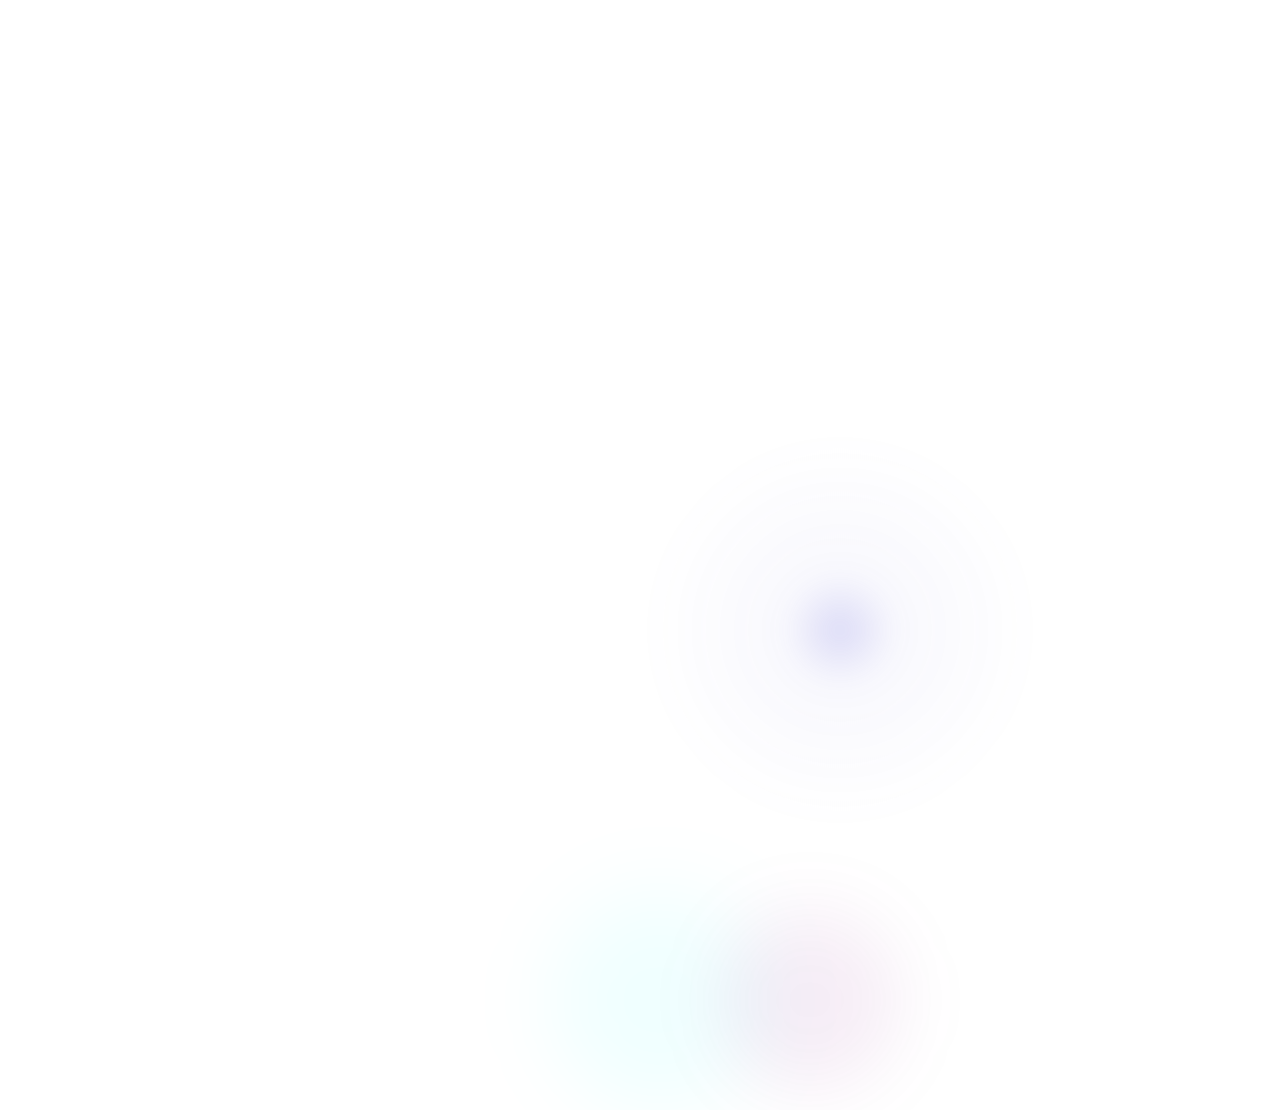
<file: demo-grammar.html>
<!DOCTYPE html>
<html lang="en">
<head>
    <meta charset="UTF-8">
    <meta name="viewport" content="width=device-width, initial-scale=1.0">
    <title>Noetic Grammar Demo</title>
    <style>
        * {
            margin: 0;
            padding: 0;
            box-sizing: border-box;
        }

        body {
            background: transparent;
            font-family: -apple-system, "SF Pro Rounded", BlinkMacSystemFont, sans-serif;
            overflow: hidden;
            width: 100vw;
            height: 100vh;
            display: flex;
            align-items: center;
            justify-content: center;
        }

        .container {
            position: relative;
            width: 100%;
            height: 100%;
            display: flex;
            align-items: center;
            justify-content: center;
        }

        /* Glow Aura */
        .glow-aura {
            position: absolute;
            pointer-events: none;
            z-index: 1;
        }

        .glow-primary {
            width: 400px;
            height: 400px;
            border-radius: 50%;
            background: radial-gradient(circle, rgba(88, 86, 214, 0.22) 0%, rgba(88, 86, 214, 0.04) 20%, transparent 70%);
            filter: blur(12px);
            margin-top: -20px;
            animation: pulse 3s ease-in-out infinite;
        }

        .glow-secondary {
            width: 220px;
            height: 220px;
            border-radius: 50%;
            background: rgba(0, 255, 255, 0.06);
            filter: blur(40px);
            position: absolute;
            margin-left: -90px;
            margin-top: 60px;
        }

        .glow-tertiary {
            width: 180px;
            height: 180px;
            border-radius: 50%;
            background: rgba(128, 0, 128, 0.07);
            filter: blur(35px);
            position: absolute;
            margin-left: 80px;
            margin-top: 80px;
        }

        @keyframes pulse {
            0%, 100% { opacity: 0.12; }
            50% { opacity: 0.22; }
        }

        /* Particle Layer */
        .particle-layer {
            position: absolute;
            top: 0;
            left: 0;
            width: 100%;
            height: 100%;
            pointer-events: none;
            display: none;
        }

        .particle {
            position: absolute;
            border-radius: 50%;
            background: rgba(88, 86, 214, 0.45);
            filter: blur(0.5px);
            opacity: 0;
        }

        /* Headline */
        .headline {
            display: none;
            position: absolute;
            top: 58px;
            left: 28px;
            z-index: 10;
        }

        .headline-line1 {
            font-size: 44px;
            font-weight: bold;
            color: white;
            opacity: 0;
            transform: translateY(22px);
            transition: opacity 0.55s cubic-bezier(0.33, 1, 0.68, 1), transform 0.55s cubic-bezier(0.33, 1, 0.68, 1);
        }

        .headline-line2 {
            font-size: 44px;
            font-weight: bold;
            color: #5856D6;
            opacity: 0;
            transform: translateY(22px);
            transition: opacity 0.55s cubic-bezier(0.33, 1, 0.68, 1), transform 0.55s cubic-bezier(0.33, 1, 0.68, 1);
        }

        .headline-sub {
            font-size: 17px;
            font-weight: 300;
            color: rgba(255, 255, 255, 0.42);
            margin-top: 10px;
            opacity: 0;
            transform: translateY(12px);
            transition: opacity 0.5s ease-out, transform 0.5s ease-out;
        }

        /* Phone Mockup */
        .phone-mockup {
            position: absolute;
            top: 50%;
            left: 50%;
            width: 230px;
            height: 498px;
            background: rgba(10, 10, 26, 1);
            border-radius: 44px;
            transform: translate(-50%, -50%) scale(0.82);
            opacity: 0;
            transform-origin: center;
            transition: opacity 0.65s cubic-bezier(0.33, 1, 0.68, 1), transform 0.65s cubic-bezier(0.33, 1, 0.68, 1);
            box-shadow: 0 12px 22px rgba(88, 86, 214, 0.3), 0 18px 35px rgba(0, 0, 0, 0.55);
            border: 0.5px solid rgba(255, 255, 255, 0.1);
            overflow: visible;
            z-index: 5;
        }

        .phone-mockup.visible {
            opacity: 1;
            transform: translate(-50%, -50%) scale(0.82);
        }

        .phone-mockup.error-border {
            border-color: rgba(255, 0, 0, 0.15);
        }

        .phone-mockup.fixed-border {
            border-color: rgba(255, 255, 255, 0.1);
        }

        .dynamic-island {
            width: 90px;
            height: 26px;
            background: rgba(255, 255, 255, 0.15);
            border-radius: 13px;
            margin: 8px auto 0;
        }

        .phone-glass {
            position: absolute;
            top: 0;
            left: 0;
            right: 0;
            height: 60px;
            background: linear-gradient(to bottom, rgba(255, 255, 255, 0.07), transparent);
            border-radius: 44px;
            pointer-events: none;
        }

        .volume-buttons {
            position: absolute;
            left: -3px;
            top: 90px;
            display: flex;
            flex-direction: column;
            gap: 10px;
        }

        .volume-btn {
            width: 3px;
            height: 28px;
            background: rgba(255, 255, 255, 0.14);
            border-radius: 1.5px;
        }

        .power-button {
            position: absolute;
            right: -3px;
            top: 110px;
            width: 3px;
            height: 42px;
            background: rgba(255, 255, 255, 0.14);
            border-radius: 1.5px;
        }

        /* Chat Area */
        .chat-area {
            padding: 20px 12px 6px;
        }

        .chat-header {
            display: flex;
            align-items: center;
            gap: 6px;
            margin-bottom: 6px;
        }

        .chat-avatar {
            width: 18px;
            height: 18px;
            border-radius: 50%;
            background: linear-gradient(to bottom, #007AFF, #00FFFF);
            display: flex;
            align-items: center;
            justify-content: center;
        }

        .chat-avatar span {
            font-size: 8px;
            font-weight: bold;
            color: white;
        }

        .chat-name {
            font-size: 11px;
            font-weight: 600;
            color: rgba(255, 255, 255, 0.65);
        }

        .chat-status {
            width: 5px;
            height: 5px;
            background: #00FF00;
            border-radius: 50%;
            margin-left: auto;
        }

        .chat-bubbles {
            display: flex;
            flex-direction: column;
            gap: 6px;
            padding: 0 10px;
        }

        .bubble {
            padding: 7px 10px;
            border-radius: 11px;
            font-size: 11px;
            max-width: 80%;
        }

        .bubble-incoming {
            background: rgba(255, 255, 255, 0.09);
            color: rgba(255, 255, 255, 0.8);
            align-self: flex-start;
        }

        .bubble-sent {
            background: #5856D6;
            color: white;
            align-self: flex-end;
            opacity: 0;
            transform: scale(0.82) translate(8px, 4px);
            transition: opacity 0.45s cubic-bezier(0.33, 1, 0.68, 1), transform 0.45s cubic-bezier(0.33, 1, 0.68, 1);
        }

        .bubble-sent.visible {
            opacity: 1;
            transform: scale(1) translate(0, 0);
        }

        /* Keyboard Spacer */
        .keyboard-spacer {
            height: 8px;
            transition: height 0.55s cubic-bezier(0.33, 1, 0.68, 1);
        }

        .keyboard-spacer.popped {
            height: 223px;
        }

        .keyboard-spacer.popped-with-badge {
            height: 227px;
        }

        /* Mock Keyboard - positioned inside phone-mockup using top, fully opaque */
        .mock-keyboard {
            position: absolute;
            top: 498px;
            left: 50%;
            transform: translateX(-50%) scale(0.88);
            opacity: 0;
            transition: opacity 0.5s cubic-bezier(0.33, 1, 0.68, 1), transform 0.5s cubic-bezier(0.33, 1, 0.68, 1), top 0.55s cubic-bezier(0.33, 1, 0.68, 1);
            width: 264px;
            height: 215px;
            background: rgb(30, 30, 40);
            backdrop-filter: none;
            border-radius: 18px;
            overflow: hidden;
            padding: 4px 0 6px;
            box-shadow: 0 14px 24px rgba(0, 0, 0, 0.65);
            border: 0.5px solid rgba(255, 255, 255, 0.12);
            z-index: 50;
        }

        .mock-keyboard.visible {
            top: 275px;
            opacity: 1;
            transform: translateX(-50%) scale(1);
        }

        /* Standard Keyboard */
        .standard-keyboard {
            padding: 0;
        }

        .suggestions-bar {
            display: flex;
            height: 26px;
            background: rgb(25, 25, 35);
        }

        .suggestion {
            flex: 1;
            display: flex;
            align-items: center;
            justify-content: center;
            font-size: 11px;
            color: rgba(255, 255, 255, 0.8);
            border-right: 1px solid rgba(255, 255, 255, 0.08);
        }

        .suggestion:last-child {
            border-right: none;
        }

        .qwerty-row {
            display: flex;
            justify-content: center;
            gap: 4px;
            padding: 0 3px;
            margin-top: 6px;
        }

        .key {
            width: 22px;
            height: 32px;
            background: rgba(255, 255, 255, 0.12);
            border-radius: 5px;
            display: flex;
            align-items: center;
            justify-content: center;
            font-size: 12px;
            color: white;
            position: relative;
            box-shadow: 0 1px 0 rgba(0, 0, 0, 0.25);
            transition: background 0.08s ease-out;
        }

        .key.highlighted {
            background: rgba(255, 255, 255, 0.35);
        }

        .key-popup {
            position: absolute;
            width: 26px;
            height: 36px;
            background: white;
            border-radius: 6px;
            box-shadow: 0 2px 6px rgba(0, 0, 0, 0.35);
            display: flex;
            align-items: center;
            justify-content: center;
            color: black;
            font-size: 14px;
            font-weight: 500;
            pointer-events: none;
            z-index: 200;
            opacity: 0;
            transform: scale(0.5);
            transition: transform 0.08s ease-out, opacity 0.08s ease-out;
        }

        .key-popup.visible {
            opacity: 0.92;
            transform: scale(1);
        }

        .key-space {
            width: 120px;
        }

        .key-special {
            width: 34px;
        }

        .key-return {
            width: 56px;
            background: rgb(88, 86, 214);
        }

        .bottom-bar {
            display: flex;
            align-items: center;
            justify-content: space-between;
            height: 24px;
            padding: 0 12px 2px;
            background: rgb(30, 30, 40);
        }

        .bottom-icon {
            width: 32px;
            height: 32px;
            display: flex;
            align-items: center;
            justify-content: center;
            color: rgba(255, 255, 255, 0.6);
            font-size: 16px;
        }

        .home-indicator {
            width: 70px;
            height: 4px;
            background: rgba(255, 255, 255, 0.25);
            border-radius: 2px;
            margin-bottom: 6px;
        }

        /* Noetic Keyboard */
        .noetic-keyboard {
            display: flex;
            flex-direction: column;
            height: 100%;
        }

        .noetic-header {
            display: flex;
            align-items: center;
            height: 44px;
            background: rgb(20, 20, 30);
            border-bottom: 0.5px solid rgba(255, 255, 255, 0.08);
            padding: 0 8px;
        }

        .brand-chip {
            padding: 0 8px;
            display: flex;
            align-items: center;
        }

        .header-divider {
            width: 0.5px;
            height: 18px;
            background: rgba(255, 255, 255, 0.12);
            flex-shrink: 0;
        }

        .tab-bar {
            display: flex;
            flex: 1;
        }

        .tab-btn {
            flex: 1;
            display: flex;
            flex-direction: column;
            align-items: center;
            justify-content: center;
            gap: 2px;
            color: rgba(255, 255, 255, 0.4);
            font-size: 11px;
            font-weight: 600;
            opacity: 0;
            transform: translateY(6px);
            transition: opacity 0.3s cubic-bezier(0.33, 1, 0.68, 1), transform 0.3s cubic-bezier(0.33, 1, 0.68, 1);
            position: relative;
        }

        .tab-btn.visible {
            opacity: 1;
            transform: translateY(0);
        }

        .tab-btn.active {
            color: white;
        }

        .tab-btn.active::before {
            content: '';
            position: absolute;
            top: -2px;
            left: 2px;
            right: 2px;
            bottom: -2px;
            background: rgba(255, 255, 255, 0.08);
            border-radius: 6px;
            border: 0.5px solid rgba(255, 255, 255, 0.06);
        }

        .tab-btn-icon {
            font-size: 11px;
            display: flex;
            align-items: center;
            justify-content: center;
        }

        .tab-btn-icon svg {
            fill: currentColor;
        }

        .tab-btn-label {
            font-size: 8px;
            font-weight: 600;
        }

        .pills-row {
            display: flex;
            gap: 6px;
            padding: 4px 8px;
            height: 38px;
        }

        .pill-btn {
            flex: 1;
            display: flex;
            align-items: center;
            justify-content: center;
            gap: 4px;
            height: 30px;
            border-radius: 15px;
            font-size: 9.5px;
            font-weight: 600;
            color: rgba(255, 255, 255, 0.5);
            background: rgb(40, 40, 50);
            transition: transform 0.2s cubic-bezier(0.33, 1, 0.68, 1);
        }

        .pill-btn.active {
            color: white;
            background: rgb(60, 60, 70);
        }

        .pill-btn.glowing {
            animation: pillGlow 0.6s ease-in-out infinite;
        }

        .pill-btn.pressed {
            transform: scale(0.86);
        }

        @keyframes pillGlow {
            0%, 100% { box-shadow: 0 0 10px rgba(88, 86, 214, 0.5); }
            50% { box-shadow: 0 0 20px rgba(88, 86, 214, 0.8); }
        }

        .content-card {
            flex: 1;
            padding: 6px 8px 4px;
            background: rgb(35, 35, 45);
            border-radius: 8px;
            border: 0.5px solid rgba(255, 255, 255, 0.06);
            margin: 0 8px;
            height: 108px;
            display: flex;
            flex-direction: column;
        }

        .content-card-processing {
            padding: 10px 16px;
        }

        .loading-header {
            display: flex;
            align-items: center;
            gap: 8px;
        }

        .loading-spinner {
            width: 14px;
            height: 14px;
            position: relative;
        }

        .loading-spinner::before {
            content: '';
            position: absolute;
            inset: 0;
            border-radius: 50%;
            border: 1.2px solid rgba(255, 255, 255, 0.12);
        }

        .loading-spinner::after {
            content: '';
            position: absolute;
            inset: 0;
            border-radius: 50%;
            border: 1.2px solid transparent;
            border-top-color: rgba(255, 255, 255, 0.45);
            animation: spin 1.5s linear infinite;
        }

        @keyframes spin {
            to { transform: rotate(360deg); }
        }

        .loading-text {
            font-size: 11px;
            font-weight: bold;
            color: white;
        }

        .loading-dots {
            display: flex;
            gap: 3px;
        }

        .loading-dot {
            width: 3.5px;
            height: 3.5px;
            background: rgba(255, 255, 255, 0.45);
            border-radius: 50%;
            animation: dotPulse 0.5s ease-in-out infinite;
        }

        .loading-dot:nth-child(2) {
            animation-delay: 0.15s;
        }

        .loading-dot:nth-child(3) {
            animation-delay: 0.3s;
        }

        @keyframes dotPulse {
            0%, 100% { transform: scale(0.5); }
            50% { transform: scale(1); }
        }

        .skeleton-lines {
            display: flex;
            flex-direction: column;
            gap: 5px;
            margin-top: 2px;
            opacity: 0.25;
            animation: skeletonPulse 0.8s ease-in-out infinite;
        }

        @keyframes skeletonPulse {
            0%, 100% { opacity: 0.25; }
            50% { opacity: 0.55; }
        }

        .skeleton-line {
            height: 5px;
            background: rgba(255, 255, 255, 0.18);
            border-radius: 3px;
        }

        .skeleton-line.short {
            width: 120px;
        }

        /* Original Input Bar - always at bottom */
        .input-bar-original {
            position: absolute;
            bottom: 26px;
            left: 50%;
            transform: translateX(-50%);
            width: 202px;
            padding: 5px 8px;
            background: rgba(255, 255, 255, 0.05);
            border-radius: 14px;
            border: 0.5px solid rgba(255, 255, 255, 0.06);
            display: flex;
            align-items: flex-end;
            gap: 6px;
            box-shadow: 0 5px 10px rgba(0, 0, 0, 0.55);
            z-index: 150;
        }

        .input-bar-original.hidden {
            opacity: 0;
            pointer-events: none;
            transform: translateX(-50%) translateY(8px);
            transition: opacity 0.2s ease, transform 0.2s ease;
        }

        /* Keyboard Input Bar - appears above keyboard */
        .input-bar-keyboard {
            position: absolute;
            top: 235px;
            left: 50%;
            transform: translateX(-50%) translateY(16px);
            width: 264px;
            padding: 5px 8px;
            background: rgba(255, 255, 255, 0.16);
            border-radius: 14px;
            border: 0.5px solid rgba(255, 255, 255, 0.2);
            display: flex;
            align-items: flex-end;
            gap: 6px;
            opacity: 0;
            transition: opacity 1s cubic-bezier(0.33, 1, 0.68, 1), transform 1s cubic-bezier(0.33, 1, 0.68, 1), width 0.55s cubic-bezier(0.33, 1, 0.68, 1), background 0.3s, border-color 0.3s, top 0.3s cubic-bezier(0.33, 1, 0.68, 1);
            box-shadow: 0 5px 10px rgba(0, 0, 0, 0.55), 0 3px 8px rgba(88, 86, 214, 0.15);
            z-index: 150;
        }

        .input-bar-keyboard.visible {
            opacity: 1;
            transform: translateX(-50%) translateY(0);
        }

        .input-bar-keyboard.multi-line {
            top: 225px;
        }

        .input-bar-keyboard.leaving {
            top: 580px;
            opacity: 0;
            transition: top 0.55s cubic-bezier(0.33, 1, 0.68, 1), opacity 0.35s ease;
        }

        .input-bar.fixed {
            border-color: rgba(0, 255, 0, 0.45);
        }

        .input-text {
            flex: 1;
            font-size: 13px;
            color: white;
            min-height: 20px;
            line-height: 1.4;
            position: relative;
        }

        .text-layer-fixed {
            position: absolute;
            top: 0;
            left: 0;
            width: 100%;
            clip-path: inset(0 100% 0 0);
            white-space: pre-wrap;
            word-break: break-word;
            color: white;
            pointer-events: none;
        }

        .text-layer-draft {
            position: relative;
            width: 100%;
            white-space: pre-wrap;
            word-break: break-word;
            clip-path: inset(0 0 0 0);
        }

        .input-text .error-word {
            color: rgba(255, 69, 69, 1);
            text-decoration: underline;
            text-decoration-color: rgba(255, 0, 0, 1);
        }

        .input-text .placeholder {
            color: rgba(255, 255, 255, 0.2);
        }

        .send-btn {
            width: 18px;
            height: 18px;
            border-radius: 50%;
            background: rgba(255, 255, 255, 0.12);
            display: flex;
            align-items: center;
            justify-content: center;
            color: white;
            font-size: 9px;
            font-weight: bold;
            transition: transform 0.2s cubic-bezier(0.33, 1, 0.68, 1), background 0.3s;
        }

        .send-btn.active {
            background: #5856D6;
        }

        .send-btn.glowing {
            animation: sendGlow 0.6s ease-in-out infinite;
        }

        .send-btn.pressed {
            transform: scale(0.82);
        }

        @keyframes sendGlow {
            0%, 100% { box-shadow: 0 0 10px rgba(88, 86, 214, 0.5); }
            50% { box-shadow: 0 0 20px rgba(88, 86, 214, 0.8); }
        }

        /* Badge - positioned inside phone-mockup using top */
        .badge {
            position: absolute;
            top: 438px;
            left: 50%;
            transform: translateX(-50%) scale(0.7);
            opacity: 0;
            display: flex;
            align-items: center;
            gap: 3px;
            padding: 5px 10px;
            border-radius: 12px;
            font-size: 10px;
            font-weight: bold;
            transition: opacity 0.55s cubic-bezier(0.33, 1, 0.68, 1), transform 0.55s cubic-bezier(0.33, 1, 0.68, 1), top 0.55s cubic-bezier(0.33, 1, 0.68, 1);
            z-index: 151;
        }

        .badge.popped {
            top: 195px;
        }

        .badge.visible {
            opacity: 1;
            transform: translateX(-50%) scale(1);
        }

        .badge.error {
            color: rgba(255, 69, 69, 1);
            background: rgba(255, 0, 0, 0.12);
        }

        .badge.fixed {
            color: #00FF00;
            background: rgba(0, 255, 0, 0.12);
        }

        /* Particle Canvas - positioned inside phone-mockup using top */
        .particle-canvas {
            position: absolute;
            top: 466px;
            left: 50%;
            transform: translateX(-50%);
            pointer-events: none;
            z-index: 152;
            width: 264px;
            height: 40px;
            opacity: 0;
            transition: top 0.55s cubic-bezier(0.33, 1, 0.68, 1), opacity 0.3s;
        }

        .particle-canvas.visible {
            top: 230px;
            opacity: 1;
        }

        /* Fade All */
        .fade-all {
            opacity: 0 !important;
            transform: scale(0.93) !important;
            transition: opacity 1s ease-in-out, transform 1s ease-in-out;
        }

        /* Swipe Hint Chevron Animations */
        @keyframes pulseChevron {
            0% { opacity: 0.25; transform: translateX(0); }
            50% { opacity: 1; transform: translateX(-4px); }
            100% { opacity: 0.25; transform: translateX(0); }
        }
        .chevron-pulse-1 {
            animation: pulseChevron 1.2s infinite;
        }
        .chevron-pulse-2 {
            animation: pulseChevron 1.2s infinite;
            animation-delay: 0.3s;
        }
    </style>
</head>
<body>
    <!-- Headline -->
        <div class="headline">
            <div class="headline-line1" id="line1">Send it.</div>
            <div class="headline-line2" id="line2">No regrets.</div>
            <div class="headline-sub" id="sub">Write flawlessly. No second thoughts.</div>
        </div>
        <div class="container" id="container">
        <!-- Glow Aura -->
        <div class="glow-aura" id="glowAura">
            <div class="glow-primary"></div>
            <div class="glow-secondary"></div>
            <div class="glow-tertiary"></div>
        </div>

        <!-- Particle Layer -->
        <div class="particle-layer" id="particleLayer"></div>

        

        <!-- Phone Mockup -->
        <div class="phone-mockup" id="phone">
            <div class="phone-glass"></div>
            <div class="dynamic-island"></div>
            
            <!-- Volume Buttons -->
            <div class="volume-buttons">
                <div class="volume-btn"></div>
                <div class="volume-btn"></div>
            </div>
            
            <!-- Power Button -->
            <div class="power-button"></div>

            <!-- Chat Area -->
            <div class="chat-area">
                <div class="chat-header">
                    <div class="chat-avatar">
                        <span>S</span>
                    </div>
                    <div class="chat-name">Sarah</div>
                    <div class="chat-status"></div>
                </div>
                <div class="chat-bubbles">
                    <div class="bubble bubble-incoming">Can you check weather for the client visit tomorrow?</div>
                    <div class="bubble bubble-sent" id="sentBubble">Sure, the weather might affect traffic, so I'll let you know.</div>
                </div>
            </div>

            <!-- Keyboard Spacer -->
            <div class="keyboard-spacer" id="keyboardSpacer"></div>

            <!-- Mock Keyboard - positioned inside phone-mockup -->
            <div class="mock-keyboard" id="mockKeyboard">
            <!-- Standard Keyboard -->
            <div class="standard-keyboard" id="standardKeyboard">
                <div class="suggestions-bar">
                    <div class="suggestion">Yeah</div>
                    <div class="suggestion">Sure</div>
                    <div class="suggestion">Okay</div>
                </div>
                <div class="qwerty-row">
                    <div class="key" data-key="Q">Q</div>
                    <div class="key" data-key="W">W</div>
                    <div class="key" data-key="E">E</div>
                    <div class="key" data-key="R">R</div>
                    <div class="key" data-key="T">T</div>
                    <div class="key" data-key="Y">Y</div>
                    <div class="key" data-key="U">U</div>
                    <div class="key" data-key="I">I</div>
                    <div class="key" data-key="O">O</div>
                    <div class="key" data-key="P">P</div>
                </div>
                <div class="qwerty-row">
                    <div class="key" data-key="A">A</div>
                    <div class="key" data-key="S">S</div>
                    <div class="key" data-key="D">D</div>
                    <div class="key" data-key="F">F</div>
                    <div class="key" data-key="G">G</div>
                    <div class="key" data-key="H">H</div>
                    <div class="key" data-key="J">J</div>
                    <div class="key" data-key="K">K</div>
                    <div class="key" data-key="L">L</div>
                </div>
                <div class="qwerty-row">
                    <div class="key key-special" data-key="SHIFT">⇧</div>
                    <div class="key" data-key="Z">Z</div>
                    <div class="key" data-key="X">X</div>
                    <div class="key" data-key="C">C</div>
                    <div class="key" data-key="V">V</div>
                    <div class="key" data-key="B">B</div>
                    <div class="key" data-key="N">N</div>
                    <div class="key" data-key="M">M</div>
                    <div class="key key-special" data-key="BACKSPACE">⌫</div>
                </div>
                <div class="qwerty-row">
                    <div class="key key-special" data-key="123">123</div>
                    <div class="key key-space" data-key="SPACE">space</div>
                    <div class="key key-return" data-key="RETURN">return</div>
                </div>
                <div class="bottom-bar">
                    <div class="bottom-icon"><svg width="16" height="16" viewBox="0 0 24 24" fill="currentColor" style="color: rgba(255,255,255,0.6);"><path d="M12 2C6.48 2 2 6.48 2 12s4.48 10 10 10 10-4.48 10-10S17.52 2 12 2zm-1 17.93c-3.95-.49-7-3.85-7-7.93 0-.62.08-1.21.21-1.79L9 15v1c0 1.1.9 2 2 2v1.93zm6.9-2.54c-.26-.81-1-1.39-1.9-1.39h-1v-3c0-.55-.45-1-1-1H8v-2h2c.55 0 1-.45 1-1V7h2c1.1 0 2-.9 2-2v-.41c2.93 1.19 5 4.06 5 7.41 0 2.08-.8 3.97-2.1 5.39z"/></svg></div>
                    <div class="home-indicator"></div>
                    <div class="bottom-icon"><svg width="16" height="16" viewBox="0 0 24 24" fill="currentColor" style="color: rgba(255,255,255,0.6);"><path d="M12 14c1.66 0 3-1.34 3-3V5c0-1.66-1.34-3-3-3S9 3.34 9 5v6c0 1.66 1.34 3 3 3zm-1-9c0-.55.45-1 1-1s1 .45 1 1v6c0 .55-.45 1-1 1s-1-.45-1-1V5zm6 6c0 2.76-2.24 5-5 5s-5-2.24-5-5H5c0 3.53 2.61 6.43 6 6.92V21h2v-3.08c3.39-.49 6-3.39 6-6.92h-2z"/></svg></div>
                </div>
            </div>

            <!-- Noetic Keyboard -->
            <div class="noetic-keyboard" id="noeticKeyboard" style="display: none;">
                <div class="noetic-header">
                    <div class="brand-chip"><img src="noetic-logo.png" style="width: 16px; height: 16px; object-fit: contain;"></div>
                    <div class="header-divider"></div>
                    <div class="tab-bar">
                        <div class="tab-btn active" id="tab1">
                            <span class="tab-btn-icon"><svg width="11" height="11" viewBox="0 0 24 24" fill="currentColor"><path d="M12 2C6.48 2 2 6.48 2 12s4.48 10 10 10 10-4.48 10-10S17.52 2 12 2zm-2 15l-5-5 1.41-1.41L10 14.17l7.59-7.59L19 8l-9 9z"/></svg></span>
                            <span class="tab-btn-label">Fix</span>
                        </div>
                        <div class="tab-btn" id="tab2">
                            <span class="tab-btn-icon"><svg width="11" height="11" viewBox="0 0 24 24" fill="currentColor"><rect x="2" y="8" width="2.5" height="8" rx="1"/><rect x="6.5" y="5" width="2.5" height="14" rx="1"/><rect x="11" y="2" width="2.5" height="20" rx="1"/><rect x="15.5" y="5" width="2.5" height="14" rx="1"/><rect x="20" y="8" width="2.5" height="8" rx="1"/></svg></span>
                            <span class="tab-btn-label">Tone</span>
                        </div>
                        <div class="tab-btn" id="tab3">
                            <span class="tab-btn-icon"><svg width="11" height="11" viewBox="0 0 24 24" fill="currentColor"><path d="M12 2L14.5 9H22L16 13.5L18.5 21L12 16.5L5.5 21L8 13.5L2 9H9.5L12 2z"/></svg></span>
                            <span class="tab-btn-label">Assist</span>
                        </div>
                        <div class="tab-btn" id="tab4">
                            <span class="tab-btn-icon"><svg width="11" height="11" viewBox="0 0 24 24" fill="currentColor"><path d="M14 2H6c-1.1 0-2 .9-2 2v16c0 1.1.9 2 2 2h12c1.1 0 2-.9 2-2V8l-6-6zm2 16H8v-2h8v2zm0-4H8v-2h8v2zm-3-5V3.5L18.5 9H13z"/></svg></span>
                            <span class="tab-btn-label">Summarize</span>
                        </div>
                        <div class="tab-btn" id="tab5">
                            <span class="tab-btn-icon"><svg width="11" height="11" viewBox="0 0 24 24" fill="currentColor"><path d="M12.87 15.07l-2.54-2.51.03-.03A17.52 17.52 0 0014.07 6H17V4h-7V2H8v2H1v2h11.17C11.5 7.92 10.44 9.75 9 11.35 8.07 10.32 7.3 8.85 6.75 7.14c-.36-.96-.52-2.03-.5-3.14H4.25c.02 1.48.34 2.82.95 4 .6 1.16 1.46 2.21 2.54 3.14C9.64 16.5 12.87 15.07 12.87 15.07zM18.5 10h-2L12 22h2l1.12-3h4.75L21 22h2l-4.5-12zm-2.62 7l1.62-4.33L19.12 17h-3.24z"/></svg></span>
                            <span class="tab-btn-label">Translate</span>
                        </div>
                    </div>
                </div>
                <div class="pills-row">
                    <div class="pill-btn active" id="fixBtn">
                        <svg width="9" height="9" viewBox="0 0 24 24" fill="currentColor"><path d="M12 2C6.48 2 2 6.48 2 12s4.48 10 10 10 10-4.48 10-10S17.52 2 12 2zm-2 15l-5-5 1.41-1.41L10 14.17l7.59-7.59L19 8l-9 9z"/></svg>
                        <span>Fix Grammar</span>
                    </div>
                    <div class="pill-btn">
                        <svg width="9" height="9" viewBox="0 0 24 24" fill="currentColor"><path d="M12 2L14.5 9H22L16 13.5L18.5 21L12 16.5L5.5 21L8 13.5L2 9H9.5L12 2z"/></svg>
                        <span>Refine</span>
                    </div>
                </div>
                <div class="content-card" id="contentCard">
                    <div style="display: flex; flex-direction: column; align-items: center; justify-content: center; height: 100%; gap: 10px;">
                        <svg width="16" height="16" viewBox="0 0 24 24" fill="rgba(255,255,255,0.75)"><path d="M3 17.25V21h3.75L17.81 9.94l-3.75-3.75L3 17.25zM20.71 7.04c.39-.39.39-1.02 0-1.41l-2.34-2.34c-.39-.39-1.02-.39-1.41 0l-1.83 1.83 3.75 3.75 1.83-1.83z"/></svg>
                        <span style="font-size: 11px; font-weight: 600; color: white;">Ready to improve your writing</span>
                    </div>
                </div>
            </div>
            </div>

            <!-- Key Popup - outside keyboard to avoid overflow clipping -->
            <div class="key-popup" id="keyPopup"></div>

            <!-- Original Input Bar - always at bottom -->
            <div class="input-bar input-bar-original" id="inputBarOriginal">
                <div class="input-text" id="inputTextOriginal">iMessage</div>
                <div class="send-btn" id="sendBtnOriginal">↑</div>
            </div>

            <!-- Keyboard Input Bar - appears above keyboard -->
            <div class="input-bar input-bar-keyboard" id="inputBarKeyboard">
                <div class="input-text" id="inputTextKeyboard">
                    <div class="text-layer-fixed" id="textLayerFixed"></div>
                    <div class="text-layer-draft" id="textLayerDraft"><span id="textLayerDraftInner"></span></div>
                </div>
                <div class="send-btn" id="sendBtnKeyboard">↑</div>
            </div>

            <!-- Badge - positioned inside phone-mockup -->
            <div class="badge error" id="badge">
                <span><svg width="10" height="10" viewBox="0 0 24 24" fill="currentColor"><path d="M1 21h22L12 2 1 21zm12-3h-2v-2h2v2zm0-4h-2v-4h2v4z"/></svg></span>
                <span>3 errors</span>
            </div>

            <!-- Particle Canvas for magic sweep - positioned inside phone-mockup -->
            <canvas class="particle-canvas" id="magicCanvas" width="264" height="40"></canvas>
        </div>
    </div>

    <script>
        // Constants
        const DRAFT_STR = "yea sure, weather might\neffect traffic so ill let u no";
        const FIXED_STR = "Sure, the weather might\naffect traffic, so I'll let you know.";
        const ERROR_WORDS = ["effect", "ill", "no"];
        const BOSS_STR = "Can you check weather for the client visit tomorrow?";

        // State
        let loopToken = Date.now();
        let currentToken = 0;
        let keyboardState = 'hidden'; // hidden, standard, noetic
        let currentInputText = "";
        let REPLACEMENT_STR = FIXED_STR;
        let showErrors = false;
        let showBadge = false;
        let isFixed = false;
        let isProcessing = false;
        let isFixButtonGlowing = false;
        let isFixButtonPressed = false;
        let isReplaceButtonGlowing = false;
        let isReplaceButtonPressed = false;
        let isSendButtonGlowing = false;
        let isSendButtonPressed = false;
        let messageSent = false;
        let showSentBubble = false;
        let fadeAll = false;
        let magicRevealProgress = 0;
        let inputBarTextShowsFixed = false;
        let tabCascadePhase = 0;
        let magicParticles = [];

        // DOM Elements
        const line1 = document.getElementById('line1');
        const line2 = document.getElementById('line2');
        const sub = document.getElementById('sub');
        const phone = document.getElementById('phone');
        const keyboardSpacer = document.getElementById('keyboardSpacer');
        const mockKeyboard = document.getElementById('mockKeyboard');
        const standardKeyboard = document.getElementById('standardKeyboard');
        const noeticKeyboard = document.getElementById('noeticKeyboard');
        const inputBarOriginal = document.getElementById('inputBarOriginal');
        const inputBarKeyboard = document.getElementById('inputBarKeyboard');
        const inputTextOriginal = document.getElementById('inputTextOriginal');
        const inputTextKeyboard = document.getElementById('inputTextKeyboard');
        const textLayerFixed = document.getElementById('textLayerFixed');
        const textLayerDraft = document.getElementById('textLayerDraft');
        const textLayerDraftInner = document.getElementById('textLayerDraftInner');
        const sendBtnOriginal = document.getElementById('sendBtnOriginal');
        const sendBtnKeyboard = document.getElementById('sendBtnKeyboard');
        const badge = document.getElementById('badge');
        const sentBubble = document.getElementById('sentBubble');
        const contentCard = document.getElementById('contentCard');
        const fixBtn = document.getElementById('fixBtn');
        const keyPopup = document.getElementById('keyPopup');
        const container = document.getElementById('container');
        const glowAura = document.getElementById('glowAura');
        const magicCanvas = document.getElementById('magicCanvas');
        const magicCtx = magicCanvas.getContext('2d');

        function positionGlow() {
            const phoneRect = phone.getBoundingClientRect();
            const contRect = container.getBoundingClientRect();
            glowAura.style.top = (phoneRect.top + phoneRect.height / 2 - contRect.top) + 'px';
            glowAura.style.left = (phoneRect.left + phoneRect.width / 2 - contRect.left) + 'px';
        }

        // Particle layer
        const particleConfigs = [
            { rx: 0.11, ry: 0.13, size: 3.0, dx: 7, dy: -5, dur: 4.2 },
            { rx: 0.89, ry: 0.10, size: 2.5, dx: -6, dy: 8, dur: 3.8 },
            { rx: 0.06, ry: 0.58, size: 2.0, dx: 5, dy: 6, dur: 4.6 },
            { rx: 0.94, ry: 0.54, size: 3.5, dx: -8, dy: -4, dur: 3.5 },
            { rx: 0.46, ry: 0.06, size: 2.0, dx: 4, dy: 7, dur: 5.1 },
            { rx: 0.75, ry: 0.81, size: 2.5, dx: -5, dy: -6, dur: 4.0 },
        ];

        function initParticles() {
            const layer = document.getElementById('particleLayer');
            particleConfigs.forEach((config, i) => {
                const particle = document.createElement('div');
                particle.className = 'particle';
                particle.style.width = config.size + 'px';
                particle.style.height = config.size + 'px';
                particle.style.left = (config.rx * window.innerWidth) + 'px';
                particle.style.top = (config.ry * window.innerHeight) + 'px';
                layer.appendChild(particle);

                setTimeout(() => {
                    particle.style.transition = 'opacity 0.7s ease-in';
                    particle.style.opacity = '1';
                    
                    setTimeout(() => {
                        particle.style.transition = `transform ${config.dur}s ease-in-out infinite alternate`;
                        particle.style.transform = `translate(${config.dx}px, ${config.dy}px)`;
                    }, 100);
                }, (i * 140) + 250);
            });
        }

        function sleep(ms) {
            return new Promise(resolve => setTimeout(resolve, ms));
        }

        function cancelled() {
            return loopToken !== currentToken;
        }

        function resetScene() {
            currentInputText = "";
            showErrors = false;
            showBadge = false;
            isFixed = false;
            isProcessing = false;
            isFixButtonGlowing = false;
            isFixButtonPressed = false;
            isReplaceButtonGlowing = false;
            isReplaceButtonPressed = false;
            isSendButtonGlowing = false;
            isSendButtonPressed = false;
            messageSent = false;
            showSentBubble = false;
            keyboardState = 'hidden';
            magicRevealProgress = 0;
            inputBarTextShowsFixed = false;
            tabCascadePhase = 0;
            magicParticles = [];
            fadeAll = false;
            REPLACEMENT_STR = FIXED_STR;

            // Reset UI — disable transitions temporarily to prevent flash during restart
            sentBubble.style.transition = 'none';
            sentBubble.classList.remove('visible');
            sentBubble.style.opacity = '0';
            sentBubble.style.transform = 'scale(0.82) translate(8px, 4px)';

            inputBarKeyboard.style.transition = 'none';
            inputBarKeyboard.classList.remove('visible', 'fixed', 'leaving');
            inputBarKeyboard.style.opacity = '0';

            keyPopup.classList.remove('visible');

            badge.style.transition = 'none';
            badge.classList.remove('visible', 'fixed');
            badge.style.opacity = '0';
            badge.style.transform = 'translateX(-50%) scale(0.88)';

            phone.classList.remove('error-border', 'fixed-border');
            keyboardSpacer.classList.remove('popped', 'popped-with-badge');
            mockKeyboard.classList.remove('visible');
            mockKeyboard.style.display = '';
            standardKeyboard.style.display = 'block';
            noeticKeyboard.style.display = 'none';
            inputBarOriginal.classList.remove('hidden');
            badge.classList.add('error');
            badge.innerHTML = '<span><svg width="10" height="10" viewBox="0 0 24 24" fill="currentColor"><path d="M1 21h22L12 2 1 21zm12-3h-2v-2h2v2zm0-4h-2v-4h2v4z"/></svg></span><span>3 errors</span>';
            fixBtn.classList.remove('glowing', 'pressed');
            sendBtnOriginal.classList.remove('active', 'glowing', 'pressed');
            sendBtnKeyboard.classList.remove('active', 'glowing', 'pressed');
            container.classList.remove('fade-all');

            // Force reflow then restore transitions
            void sentBubble.offsetHeight;
            sentBubble.style.transition = '';
            sentBubble.style.opacity = '';
            sentBubble.style.transform = '';
            inputBarKeyboard.style.transition = '';
            inputBarKeyboard.style.opacity = '';
            inputBarKeyboard.style.display = '';
            badge.style.transition = '';
            badge.style.opacity = '';
            badge.style.transform = '';

            // Reset tabs
            for (let i = 1; i <= 5; i++) {
                document.getElementById(`tab${i}`).classList.remove('visible');
            }

            // Reset content card
            contentCard.innerHTML = `
                <div style="display: flex; flex-direction: column; align-items: center; justify-content: center; height: 100%; gap: 10px;">
                    <svg width="16" height="16" viewBox="0 0 24 24" fill="rgba(255,255,255,0.75)"><path d="M3 17.25V21h3.75L17.81 9.94l-3.75-3.75L3 17.25zM20.71 7.04c.39-.39.39-1.02 0-1.41l-2.34-2.34c-.39-.39-1.02-.39-1.41 0l-1.83 1.83 3.75 3.75 1.83-1.83z"/></svg>
                    <span style="font-size: 11px; font-weight: 600; color: white;">Ready to improve your writing</span>
                </div>
            `;

            updateInputText();
        }

        function buildDraftHTML(text) {
            // Split on spaces AND newlines, keeping delimiters
            const tokens = text.split(/([ \n])/);
            let html = '';
            for (let token of tokens) {
                const cleanWord = token.replace(/[^\w]/g, '').toLowerCase();
                if (ERROR_WORDS.includes(cleanWord) && showErrors) {
                    html += `<span class="error-word">${token}</span>`;
                } else {
                    html += token;
                }
            }
            return html;
        }

        function updateInputText() {
            const sendBtn = keyboardState === 'hidden' ? sendBtnOriginal : sendBtnKeyboard;
            const inputBar = keyboardState === 'hidden' ? inputBarOriginal : inputBarKeyboard;
            const isKeyboard = inputBar === inputBarKeyboard;
            
            if (messageSent || currentInputText === "") {
                if (isKeyboard) {
                    textLayerFixed.innerHTML = '<span class="placeholder">iMessage</span>';
                    textLayerDraft.innerHTML = '<span class="placeholder">iMessage</span>';
                    textLayerFixed.style.clipPath = 'inset(0 100% 0 0)';
                    textLayerDraft.style.clipPath = 'inset(0 0 0 0)';
                    inputBarKeyboard.classList.remove('multi-line');
                } else {
                    inputTextOriginal.innerHTML = '<span class="placeholder">iMessage</span>';
                }
                inputBar.classList.remove('fixed');
                sendBtn.classList.remove('active');
                return;
            }

            if (inputBarTextShowsFixed) {
                // Full fixed text visible
                if (isKeyboard) {
                    textLayerFixed.innerHTML = REPLACEMENT_STR.replace(/\n/g, '<br>');
                    textLayerFixed.style.clipPath = 'inset(0 0 0 0)';
                    textLayerDraft.style.clipPath = 'inset(0 0 0 100%)';
                    inputBar.classList.add('fixed');
                    sendBtn.classList.add('active');
                    const lineHeight = 20 * 1.4;
                    if (textLayerFixed.scrollHeight > lineHeight + 2) {
                        inputBarKeyboard.classList.add('multi-line');
                    } else {
                        inputBarKeyboard.classList.remove('multi-line');
                    }
                } else {
                    inputTextOriginal.textContent = REPLACEMENT_STR;
                    inputBar.classList.add('fixed');
                    sendBtn.classList.add('active');
                }
                return;
            }

            // Progressive sweep or draft text
            const draftHtml = buildDraftHTML(currentInputText);
            
            if (isKeyboard) {
                // Set fixed text layer (for progressive reveal)
                textLayerFixed.innerHTML = REPLACEMENT_STR.replace(/\n/g, '<br>');
                // Set draft text layer
                textLayerDraft.innerHTML = draftHtml;
                
                // Calculate clip-path based on magic reveal progress
                const progress = Math.max(0, Math.min(1, magicRevealProgress));
                const pct = (progress * 100).toFixed(2);
                textLayerFixed.style.clipPath = `inset(0 ${(100 - pct)}% 0 0)`;
                textLayerDraft.style.clipPath = `inset(0 0 0 ${pct}%)`;
                
                inputBar.classList.remove('fixed');
                sendBtn.classList.remove('active');
                const lineHeight = 20 * 1.4;
                if (textLayerDraft.scrollHeight > lineHeight + 2) {
                    inputBarKeyboard.classList.add('multi-line');
                } else {
                    inputBarKeyboard.classList.remove('multi-line');
                }
            } else {
                inputTextOriginal.innerHTML = draftHtml;
                inputBar.classList.remove('fixed');
                sendBtn.classList.remove('active');
            }
        }

        async function animateAutoTyping() {
            const chars = DRAFT_STR.split('');
            for (let char of chars) {
                if (cancelled()) return;
                currentInputText += char;
                updateInputText();
                
                // Highlight key and show popup
                const upperChar = char.toUpperCase();
                if (char !== ' ' && char !== '\n') {
                    const keyEl = document.querySelector(`[data-key="${upperChar}"]`);
                    if (keyEl) {
                        keyEl.classList.add('highlighted');
                        // Position popup above key (convert viewport coords to phone local space)
                        const rect = keyEl.getBoundingClientRect();
                        const phoneRect = phone.getBoundingClientRect();
                        const phoneScale = 0.82;
                        keyPopup.textContent = upperChar;
                        keyPopup.style.left = ((rect.left - phoneRect.left + rect.width / 2 - 13) / phoneScale) + 'px';
                        keyPopup.style.top = ((rect.top - phoneRect.top - 40) / phoneScale) + 'px';
                        keyPopup.classList.add('visible');
                        setTimeout(() => {
                            keyEl.classList.remove('highlighted');
                            keyPopup.classList.remove('visible');
                        }, 80);
                    }
                } else if (char === ' ') {
                    const spaceKey = document.querySelector('[data-key="SPACE"]');
                    if (spaceKey) {
                        spaceKey.classList.add('highlighted');
                        setTimeout(() => spaceKey.classList.remove('highlighted'), 80);
                    }
                }

                const speed = Math.random() * 40 + 20;
                await sleep(speed);
            }
        }

        async function runMagicSweep() {
            const duration = 800;
            const steps = 40;
            const stepDelay = duration / steps;
            const textWidth = 264;
            const startX = -25;
            const endX = textWidth + 25;
            const colors = [
                'rgba(194, 153, 255, 1)',
                'rgba(140, 194, 255, 1)',
                'rgba(209, 165, 255, 1)',
                'rgba(255, 255, 255, 1)'
            ];

            magicParticles = [];

            for (let step = 0; step <= steps; step++) {
                if (cancelled()) return;
                const progress = step / steps;
                const currentX = startX + (endX - startX) * progress;
                magicRevealProgress = Math.max(0, Math.min(1, currentX / textWidth));
                updateInputText();

                // Spawn particles
                const spawnCount = step < 10 ? 10 : (step > 30 ? 3 : 7);
                for (let i = 0; i < spawnCount; i++) {
                    const centerLine = 19;
                    const baseY = centerLine + (Math.random() * 10 - 5);
                    magicParticles.push({
                        x: currentX + (Math.random() * 64 - 32),
                        y: baseY,
                        size: Math.random() * 1.6 + 1.2,
                        color: colors[Math.floor(Math.random() * colors.length)],
                        opacity: Math.random() * 0.35 + 0.5,
                        vx: Math.random() * 50 + 40,
                        vy: Math.random() * 12 - 18,
                        baseY: baseY,
                        phase: Math.random() * Math.PI * 2,
                        amplitude: Math.random() * 8 + 6,
                        age: 0,
                        vYSpread: Math.random() * 70 - 35
                    });
                }

                // Update particles
                for (let i = magicParticles.length - 1; i >= 0; i--) {
                    const p = magicParticles[i];
                    p.x += p.vx * (stepDelay / 1000);
                    p.y = p.baseY + Math.sin(step * 0.18 + p.phase) * p.amplitude;
                    p.baseY += (p.vy + p.vYSpread) * (stepDelay / 1000);
                    p.opacity -= Math.random() * 0.01 + 0.008;
                    p.age++;
                    if (p.age < 3) {
                        p.size *= 1.08;
                    } else {
                        p.size *= 0.982;
                    }
                    if (p.opacity <= 0 || p.size <= 0.4) {
                        magicParticles.splice(i, 1);
                    }
                }

                drawMagicParticles();
                await sleep(stepDelay);
            }

            // Fade out tail
            for (let i = 0; i < 10; i++) {
                if (cancelled()) return;
                for (let p of magicParticles) {
                    p.x += p.vx * 0.02;
                    p.y = p.baseY + Math.sin(steps * 0.18 + p.phase) * p.amplitude;
                    p.baseY += (p.vy + p.vYSpread) * 0.02;
                    p.opacity -= 0.1;
                    p.size *= 0.95;
                }
                magicParticles = magicParticles.filter(p => p.opacity > 0);
                drawMagicParticles();
                await sleep(20);
            }
            magicParticles = [];
            magicCtx.clearRect(0, 0, magicCanvas.width, magicCanvas.height);
        }

        function drawMagicParticles() {
            magicCtx.clearRect(0, 0, magicCanvas.width, magicCanvas.height);
            for (let p of magicParticles) {
                magicCtx.beginPath();
                magicCtx.arc(p.x, p.y, p.size, 0, Math.PI * 2);
                magicCtx.fillStyle = p.color;
                magicCtx.globalAlpha = p.opacity;
                magicCtx.fill();
            }
            magicCtx.globalAlpha = 1;
        }

        async function runLoop() {
            const token = Date.now();
            loopToken = token;
            currentToken = token;
            resetScene();

            // Entry animations
            await sleep(0);
            if (cancelled()) return;
            
            line1.style.opacity = '1';
            line1.style.transform = 'translateY(0)';
            
            await sleep(0);
            if (cancelled()) return;
            
            line2.style.opacity = '1';
            line2.style.transform = 'translateY(0)';
            
            await sleep(0);
            if (cancelled()) return;
            
            sub.style.opacity = '1';
            sub.style.transform = 'translateY(0)';
            
            await sleep(0);
            if (cancelled()) return;
            
            phone.classList.add('visible');
            
            await sleep(500);
            if (cancelled()) return;

            // Show standard keyboard
            keyboardState = 'standard';
            keyboardSpacer.classList.add('popped');
            mockKeyboard.classList.add('visible');
            inputBarKeyboard.classList.add('visible');
            inputBarKeyboard.style.opacity = '1';
            inputBarOriginal.classList.add('hidden');
            magicCanvas.classList.add('visible');
            
            await sleep(500);
            if (cancelled()) return;

            // Auto type
            await animateAutoTyping();
            if (cancelled()) return;

            // Show errors
            showErrors = true;
            phone.classList.add('error-border');
            updateInputText();
            
            await sleep(800);
            if (cancelled()) return;

            // Show badge
            showBadge = true;
            badge.classList.add('visible', 'popped');
            keyboardSpacer.classList.add('popped-with-badge');
            
            await sleep(1400);
            if (cancelled()) return;

            // Switch to Noetic keyboard
            keyboardState = 'noetic';
            standardKeyboard.style.display = 'none';
            noeticKeyboard.style.display = 'flex';
            
            // Tab cascade
            for (let i = 1; i <= 5; i++) {
                await sleep(70);
                if (cancelled()) return;
                tabCascadePhase = i;
                document.getElementById(`tab${i}`).classList.add('visible');
            }

            await sleep(400);
            if (cancelled()) return;

            // Fix button glow
            isFixButtonGlowing = true;
            fixBtn.classList.add('glowing');
            
            await sleep(800);
            if (cancelled()) return;

            // Fix button press
            isFixButtonGlowing = false;
            fixBtn.classList.remove('glowing');
            isFixButtonPressed = true;
            fixBtn.classList.add('pressed');
            
            await sleep(150);
            if (cancelled()) return;

            isFixButtonPressed = false;
            fixBtn.classList.remove('pressed');
            isProcessing = true;
            
            // Show loading
            contentCard.innerHTML = `
                <div class="content-card-processing">
                    <div class="loading-header">
                        <div class="loading-spinner"></div>
                        <span class="loading-text">Noetic is thinking</span>
                        <div class="loading-dots">
                            <div class="loading-dot"></div>
                            <div class="loading-dot"></div>
                            <div class="loading-dot"></div>
                        </div>
                    </div>
                    <div class="skeleton-lines">
                        <div class="skeleton-line"></div>
                        <div class="skeleton-line"></div>
                        <div class="skeleton-line short"></div>
                    </div>
                </div>
            `;

            await sleep(500);
            if (cancelled()) return;

            // Show fixed & refined sliding result
            isProcessing = false;
            isFixed = true;
            phone.classList.remove('error-border');
            phone.classList.add('fixed-border');
            badge.classList.remove('error');
            badge.classList.add('fixed');
            badge.innerHTML = '<span><svg width="10" height="10" viewBox="0 0 24 24" fill="currentColor"><path d="M9 16.17L4.83 12l-1.42 1.41L9 19 21 7l-1.41-1.41z"/></svg></span><span>All fixed</span>';
            
            contentCard.innerHTML = `
                <div style="width: 100%; height: 100%; padding: 4px 8px; display: flex; flex-direction: column;">
                    <div style="flex: 1; display: flex; flex-direction: column; padding: 4px 8px; background: rgba(255,255,255,0.04); border-radius: 6px; border: 0.5px solid rgba(255,255,255,0.08); position: relative;">
                        <div style="position: absolute; top: 4px; right: 6px; font-size: 8px; font-weight: bold; color: rgba(255, 255, 255, 0.35); text-transform: uppercase; letter-spacing: 0.5px;">Fixed</div>
                        <span style="font-size: 11px; font-weight: 500; color: white; line-height: 1.35; max-width: 90%;">${FIXED_STR.replace(/\n/g, ' ')}</span>
                    </div>
                    <div style="display: flex; gap: 4px; margin-top: 6px; align-items: center;">
                        <div style="display: flex; gap: 3px; padding: 4px 6px; background: rgba(255,255,255,0.06); border-radius: 4px; align-items: center;">
                            <svg width="8" height="8" viewBox="0 0 24 24" fill="currentColor" style="color: rgba(255,255,255,0.6);"><path d="M12 8V4L8 8l4 4V9c3.31 0 6 2.69 6 6s-2.69 6-6 6-6-2.69-6-6H4c0 4.42 3.58 8 8 8s8-3.58 8-8-3.58-8-8-8z"/></svg>
                            <span style="font-size: 8px; font-weight: 600; color: rgba(255,255,255,0.6);">New</span>
                        </div>
                        <div style="flex: 1;"></div>
                        <div id="replaceBtn" style="display: flex; gap: 3px; padding: 4px 8px; background: rgba(255,255,255,0.12); border-radius: 4px; align-items: center; cursor: pointer; transition: transform 0.2s cubic-bezier(0.33, 1, 0.68, 1);">
                            <svg width="8" height="8" viewBox="0 0 24 24" fill="currentColor" style="color: white;"><path d="M6.99 11L3 15l3.99 4v-3H14v-2H6.99v-3zM21 9l-3.99-4v3H10v2h7.01v3L21 9z"/></svg>
                            <span style="font-size: 8px; font-weight: 600; color: white;">Replace</span>
                        </div>
                        <div style="width: 18px; height: 16px; display: flex; align-items: center; justify-content: center; background: rgba(255,255,255,0.06); border-radius: 4px;">
                            <svg width="8" height="8" viewBox="0 0 24 24" fill="currentColor" style="color: rgba(255,255,255,0.6);"><path d="M16 1H4c-1.1 0-2 .9-2 2v14h2V3h12V1zm3 4H8c-1.1 0-2 .9-2 2v14c0 1.1.9 2 2 2h11c1.1 0 2-.9 2-2V7c0-1.1-.9-2-2-2zm0 16H8V7h11v14z"/></svg>
                        </div>
                    </div>
                </div>
            `;

            // Wait 1900ms showing FIXED_STR
            await sleep(1900);
            if (cancelled()) return;

            // Set replacement target to FIXED_STR
            REPLACEMENT_STR = FIXED_STR;

            // Replace button glow
            isReplaceButtonGlowing = true;
            const replaceBtn = document.getElementById('replaceBtn');
            if (replaceBtn) replaceBtn.style.animation = 'pillGlow 0.6s ease-in-out infinite';
            
            await sleep(800);
            if (cancelled()) return;

            // Replace button press
            isReplaceButtonGlowing = false;
            if (replaceBtn) replaceBtn.style.animation = '';
            isReplaceButtonPressed = true;
            if (replaceBtn) replaceBtn.style.transform = 'scale(0.84)';
            
            await sleep(150);
            if (cancelled()) return;

            isReplaceButtonPressed = false;
            if (replaceBtn) replaceBtn.style.transform = '';

            // Magic sweep
            await runMagicSweep();
            if (cancelled()) return;

            inputBarTextShowsFixed = true;
            magicRevealProgress = 0;
            updateInputText();

            await sleep(200);
            if (cancelled()) return;

            // Send button glow
            isSendButtonGlowing = true;
            sendBtnKeyboard.classList.add('glowing');
            
            await sleep(600);
            if (cancelled()) return;

            // Send button press
            isSendButtonGlowing = false;
            sendBtnKeyboard.classList.remove('glowing');
            isSendButtonPressed = true;
            sendBtnKeyboard.classList.add('pressed');
            
            await sleep(150);
            if (cancelled()) return;

            isSendButtonPressed = false;
            sendBtnKeyboard.classList.remove('pressed');
            messageSent = true;
            currentInputText = "";
            sentBubble.textContent = FIXED_STR;
            updateInputText();
            showBadge = false;
            badge.classList.remove('visible');
            
            await sleep(350);
            if (cancelled()) return;

            showSentBubble = true;
            sentBubble.classList.add('visible');
            keyboardState = 'hidden';
            keyboardSpacer.classList.remove('popped', 'popped-with-badge');
            mockKeyboard.classList.remove('visible');
            inputBarKeyboard.classList.add('leaving');
            inputBarKeyboard.classList.remove('visible');
            inputBarOriginal.classList.remove('hidden');
            
            // Hide keyboard and bar exactly when slide-down transition ends
            const onSlideDone = (e) => {
                if (e.propertyName === 'top') {
                    mockKeyboard.removeEventListener('transitionend', onSlideDone);
                    inputBarKeyboard.style.display = 'none';
                    mockKeyboard.style.display = 'none';
                }
            };
            mockKeyboard.addEventListener('transitionend', onSlideDone);
            
            await sleep(1200);
            if (cancelled()) return;

            fadeAll = true;
            container.classList.add('fade-all');
            
            await sleep(1000);
            if (cancelled()) return;

            // Restart loop
            await runLoop();
        }

        // Start
        positionGlow();
        window.addEventListener('resize', positionGlow);
        initParticles();

        // Do NOT auto-start. Wait for the parent page to signal
        // when this iframe is scrolled into view.
        let demoStarted = false;
        window.addEventListener('message', (e) => {
            if (e.data === 'playDemo') {
                if (!demoStarted) {
                    demoStarted = true;
                    runLoop();
                }
            } else if (e.data === 'resetDemo') {
                // Invalidate the running loop and reset visuals
                loopToken = Date.now();
                demoStarted = false;
                resetScene();
            }
        });
    </script>
</body>
</html>
</file>
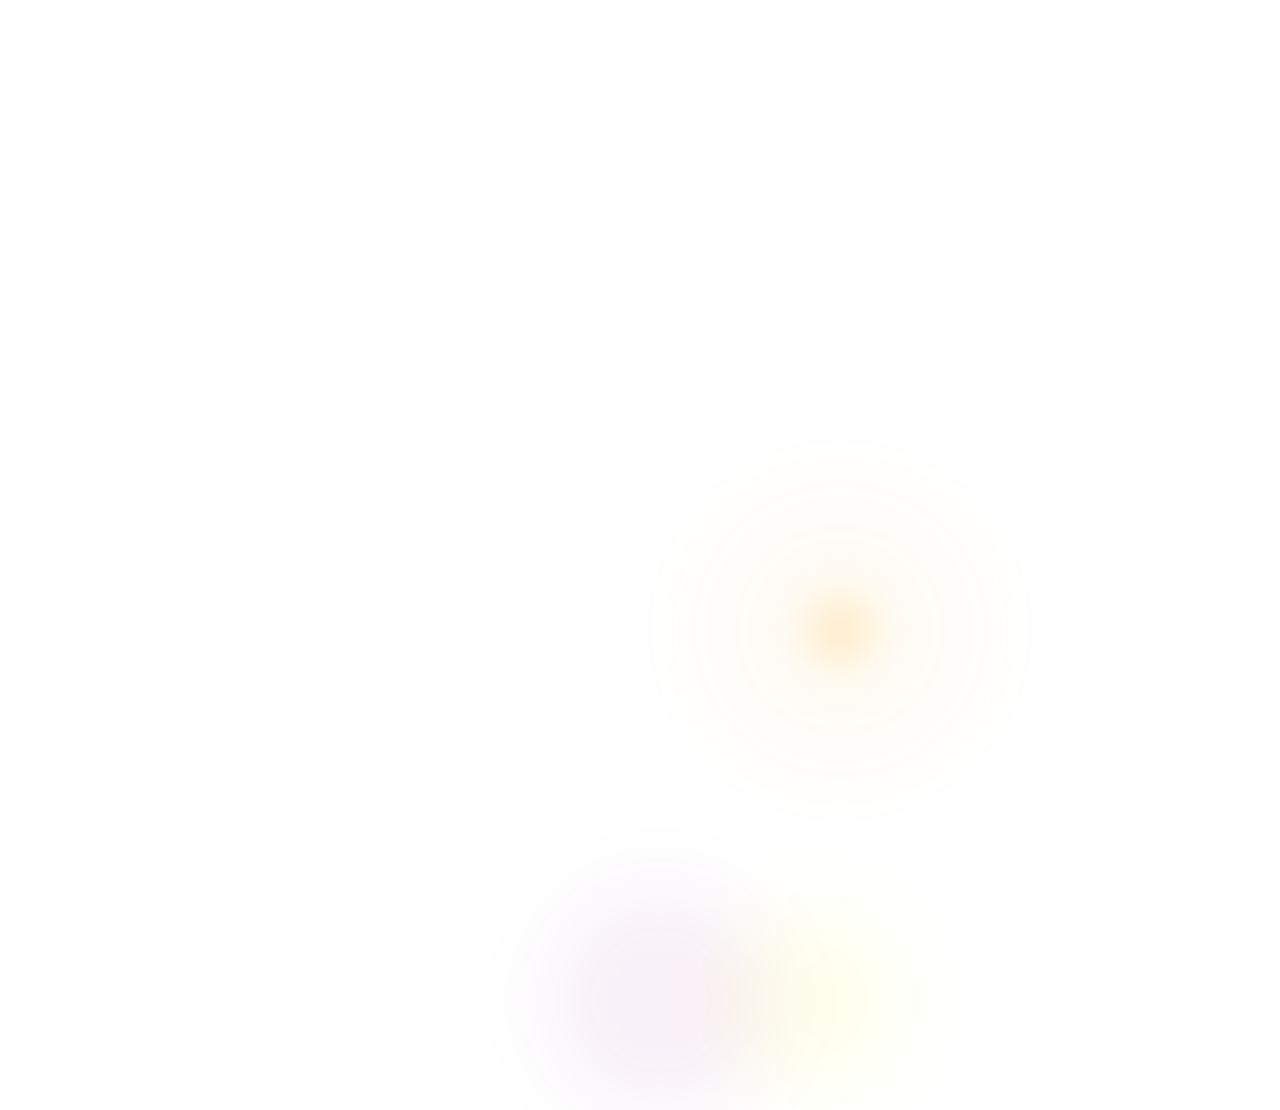
<file: demo-summarize.html>
<!DOCTYPE html>
<html lang="en">
<head>
    <meta charset="UTF-8">
    <meta name="viewport" content="width=device-width, initial-scale=1.0">
    <title>Noetic Summarize Demo</title>
    <style>
        * {
            margin: 0;
            padding: 0;
            box-sizing: border-box;
        }

        body {
            background: transparent;
            font-family: -apple-system, "SF Pro Rounded", BlinkMacSystemFont, sans-serif;
            overflow: hidden;
            width: 100vw;
            height: 100vh;
            display: flex;
            align-items: center;
            justify-content: center;
        }

        .container {
            position: relative;
            width: 100%;
            height: 100%;
            display: flex;
            align-items: center;
            justify-content: center;
        }

        /* Glow Aura */
        .glow-aura {
            position: absolute;
            pointer-events: none;
            z-index: 1;
        }

        .glow-primary {
            width: 400px;
            height: 400px;
            border-radius: 50%;
            background: radial-gradient(circle, rgba(255, 165, 0, 0.22) 0%, rgba(255, 165, 0, 0.04) 20%, transparent 70%);
            filter: blur(12px);
            margin-top: -20px;
            animation: pulse 3s ease-in-out infinite;
        }

        .glow-secondary {
            width: 220px;
            height: 220px;
            border-radius: 50%;
            background: rgba(128, 0, 128, 0.06);
            filter: blur(40px);
            position: absolute;
            margin-left: -90px;
            margin-top: 60px;
        }

        .glow-tertiary {
            width: 180px;
            height: 180px;
            border-radius: 50%;
            background: rgba(255, 255, 0, 0.07);
            filter: blur(35px);
            position: absolute;
            margin-left: 80px;
            margin-top: 80px;
        }

        @keyframes pulse {
            0%, 100% { opacity: 0.12; }
            50% { opacity: 0.22; }
        }

        /* Particle Layer */
        .particle-layer {
            position: absolute;
            top: 0;
            left: 0;
            width: 100%;
            height: 100%;
            pointer-events: none;
            display: none;
        }

        .particle {
            position: absolute;
            border-radius: 50%;
            background: rgba(255, 165, 0, 0.45);
            filter: blur(0.5px);
            opacity: 0;
        }

        /* Headline */
        .headline {
            display: none;
            position: absolute;
            top: 58px;
            left: 28px;
            z-index: 10;
        }

        .headline-line1 {
            font-size: 44px;
            font-weight: bold;
            color: white;
            opacity: 0;
            transform: translateY(22px);
            transition: opacity 0.55s cubic-bezier(0.33, 1, 0.68, 1), transform 0.55s cubic-bezier(0.33, 1, 0.68, 1);
        }

        .headline-line2 {
            font-size: 44px;
            font-weight: bold;
            color: #FFA500;
            opacity: 0;
            transform: translateY(22px);
            transition: opacity 0.55s cubic-bezier(0.33, 1, 0.68, 1), transform 0.55s cubic-bezier(0.33, 1, 0.68, 1);
        }

        .headline-sub {
            font-size: 17px;
            font-weight: 300;
            color: rgba(255, 255, 255, 0.42);
            margin-top: 10px;
            opacity: 0;
            transform: translateY(12px);
            transition: opacity 0.5s ease-out, transform 0.5s ease-out;
        }

        /* Phone Mockup */
        .phone-mockup {
            position: absolute;
            top: 50%;
            left: 50%;
            width: 230px;
            height: 498px;
            background: rgba(10, 10, 26, 1);
            border-radius: 44px;
            transform: translate(-50%, -50%) scale(0.82);
            opacity: 0;
            transform-origin: center;
            transition: opacity 0.65s cubic-bezier(0.33, 1, 0.68, 1), transform 0.65s cubic-bezier(0.33, 1, 0.68, 1);
            box-shadow: 0 12px 22px rgba(255, 165, 0, 0.3), 0 18px 35px rgba(0, 0, 0, 0.55);
            border: 0.5px solid rgba(255, 255, 255, 0.1);
            overflow: visible;
            z-index: 5;
        }

        .phone-mockup.visible {
            opacity: 1;
            transform: translate(-50%, -50%) scale(0.82);
        }

        .dynamic-island {
            width: 90px;
            height: 26px;
            background: rgba(255, 255, 255, 0.15);
            border-radius: 13px;
            margin: 8px auto 0;
        }

        .phone-glass {
            position: absolute;
            top: 0;
            left: 0;
            right: 0;
            height: 60px;
            background: linear-gradient(to bottom, rgba(255, 255, 255, 0.07), transparent);
            border-radius: 44px;
            pointer-events: none;
        }

        .volume-buttons {
            position: absolute;
            left: -3px;
            top: 90px;
            display: flex;
            flex-direction: column;
            gap: 8px;
        }

        .volume-btn {
            width: 3px;
            height: 28px;
            background: rgba(255, 255, 255, 0.14);
            border-radius: 1.5px;
        }

        .power-button {
            position: absolute;
            right: -3px;
            top: 90px;
            width: 3px;
            height: 42px;
            background: rgba(255, 255, 255, 0.14);
            border-radius: 1.5px;
        }

        /* Chat Area */
        .chat-area {
            padding: 20px 12px 6px;
        }

        .chat-header {
            display: flex;
            align-items: center;
            gap: 6px;
            margin-bottom: 6px;
        }

        .chat-avatar {
            width: 18px;
            height: 18px;
            border-radius: 50%;
            background: linear-gradient(to bottom, #FFA500, #800080);
            display: flex;
            align-items: center;
            justify-content: center;
        }

        .chat-avatar span {
            font-size: 8px;
            font-weight: bold;
            color: white;
        }

        .chat-name {
            font-size: 11px;
            font-weight: 600;
            color: rgba(255, 255, 255, 0.65);
        }

        .chat-status {
            width: 5px;
            height: 5px;
            background: #00FF00;
            border-radius: 50%;
            margin-left: auto;
        }

        .chat-bubbles {
            display: flex;
            flex-direction: column;
            gap: 6px;
            padding: 0 10px;
        }

        .bubble {
            padding: 7px 10px;
            border-radius: 11px;
            font-size: 11px;
            max-width: 80%;
        }

        .bubble-incoming {
            background: rgba(255, 255, 255, 0.09);
            color: rgba(255, 255, 255, 0.8);
            align-self: flex-start;
        }

        .bubble-outgoing {
            background: rgba(255, 255, 255, 0.15);
            color: white;
            align-self: flex-end;
        }

        .bubble-long {
            position: relative;
        }

        .bubble-long.highlighted {
            transform: scale(1.03);
            box-shadow: 0 0 12px rgba(255, 165, 0, 0.45);
            transition: transform 0.35s cubic-bezier(0.33, 1, 0.68, 1), box-shadow 0.35s cubic-bezier(0.33, 1, 0.68, 1);
        }

        .bubble-overlay {
            position: absolute;
            inset: 0;
            background: rgba(0, 0, 0, 0.75);
            border-radius: 11px;
            opacity: 0;
            transition: opacity 0.3s;
        }

        .bubble-overlay.visible {
            opacity: 1;
        }

        /* Context Menu */
        .context-menu {
            position: absolute;
            top: 15px;
            right: -15px;
            width: 125px;
            background: rgba(35, 35, 45, 0.95);
            border-radius: 14px;
            border: 0.5px solid rgba(255, 255, 255, 0.15);
            box-shadow: 0 8px 20px rgba(0, 0, 0, 0.65);
            z-index: 10;
            opacity: 0;
            transform: scale(0.8);
            transition: opacity 0.3s, transform 0.3s;
        }

        .context-menu.visible {
            opacity: 1;
            transform: scale(1);
        }

        .menu-item {
            display: flex;
            align-items: center;
            justify-content: space-between;
            padding: 8px 12px;
            font-size: 11px;
            color: white;
        }

        .menu-item.highlighted {
            font-weight: 600;
            color: #FFA500;
            background: rgba(255, 165, 0, 0.15);
            border-radius: 8px;
            padding: 6px 8px;
            margin: 2px 4px;
            border: 0.5px solid rgba(255, 165, 0, 0.5);
        }

        .menu-item.highlighted.pressed {
            transform: scale(0.9);
        }

        .menu-item.destructive {
            color: #FF0000;
        }

        .menu-divider {
            height: 0.5px;
            background: rgba(255, 255, 255, 0.12);
            margin: 0 4px;
        }

        /* Keyboard Spacer */
        .keyboard-spacer {
            height: 8px;
            transition: height 0.55s cubic-bezier(0.33, 1, 0.68, 1);
        }

        .keyboard-spacer.popped {
            height: 223px;
        }

        /* Mock Keyboard - positioned OUTSIDE phone mockup */
        .mock-keyboard {
            position: absolute;
            top: 498px;
            left: 50%;
            transform: translateX(-50%) scale(0.88);
            opacity: 0;
            transition: opacity 0.5s cubic-bezier(0.33, 1, 0.68, 1), transform 0.5s cubic-bezier(0.33, 1, 0.68, 1), top 0.55s cubic-bezier(0.33, 1, 0.68, 1);
            width: 264px;
            height: 215px;
            background: rgb(30, 30, 40);
            border-radius: 18px;
            overflow: hidden;
            padding: 4px 0 6px;
            box-shadow: 0 14px 24px rgba(0, 0, 0, 0.65);
            border: 0.5px solid rgba(255, 255, 255, 0.12);
            z-index: 50;
        }

        .mock-keyboard.visible {
            top: 275px;
            opacity: 1;
            transform: translateX(-50%) scale(1);
        }

        /* Summarize Keyboard */
        .summarize-keyboard {
            display: flex;
            flex-direction: column;
            height: 100%;
        }

        .summarize-header {
            display: flex;
            align-items: center;
            height: 44px;
            background: rgb(20, 20, 30);
            border-bottom: 0.5px solid rgba(255, 255, 255, 0.08);
            padding: 0 8px;
        }

        .brand-chip {
            padding: 0 8px;
            display: flex;
            align-items: center;
            justify-content: center;
            min-width: 24px;
            min-height: 24px;
        }

        .brand-chip img {
            width: 20px;
            height: 20px;
            object-fit: contain;
            border-radius: 4px;
        }

        .header-divider {
            width: 0.5px;
            height: 18px;
            background: rgba(255, 255, 255, 0.12);
            flex-shrink: 0;
        }

        .tab-bar {
            display: flex;
            flex: 1;
        }

        .tab-btn {
            flex: 1;
            display: flex;
            flex-direction: column;
            align-items: center;
            justify-content: center;
            gap: 2px;
            color: rgba(255, 255, 255, 0.4);
            font-size: 11px;
            font-weight: 600;
            opacity: 0;
            transform: translateY(6px);
            transition: opacity 0.3s cubic-bezier(0.33, 1, 0.68, 1), transform 0.3s cubic-bezier(0.33, 1, 0.68, 1);
            position: relative;
        }

        .tab-btn.visible {
            opacity: 1;
            transform: translateY(0);
        }

        .tab-btn.active {
            color: white;
        }

        .tab-btn.active::before {
            content: '';
            position: absolute;
            top: -2px;
            left: 2px;
            right: 2px;
            bottom: -2px;
            background: rgba(255, 255, 255, 0.08);
            border-radius: 6px;
            border: 0.5px solid rgba(255, 255, 255, 0.06);
        }

        .tab-btn-icon {
            font-size: 11px;
            display: flex;
            align-items: center;
            justify-content: center;
        }

        .tab-btn-icon svg {
            fill: currentColor;
        }

        .tab-btn-label {
            font-size: 8px;
            font-weight: 600;
        }

        /* Summarize keyboard tabs are always visible (no cascade animation) */
        .summarize-keyboard .tab-btn {
            opacity: 1;
            transform: translateY(0);
        }

        .content-card {
            flex: 1;
            padding: 4px 6px 4px;
            background: rgba(255, 255, 255, 0.12);
            border-radius: 8px;
            border: 0.5px solid rgba(255, 255, 255, 0.06);
            margin: 0 6px;
            height: 172px;
            display: flex;
            flex-direction: column;
            gap: 4px;
        }

        .card-body {
            flex: 1;
            min-height: 0;
            overflow: hidden;
            display: flex;
            flex-direction: column;
        }

        .content-card-processing {
            padding: 10px 16px;
            height: 100%;
            display: flex;
            flex-direction: column;
            justify-content: center;
            box-sizing: border-box;
        }

        .loading-header {
            display: flex;
            align-items: center;
            gap: 8px;
        }

        .loading-spinner {
            width: 14px;
            height: 14px;
            position: relative;
        }

        .loading-spinner::before {
            content: '';
            position: absolute;
            inset: 0;
            border-radius: 50%;
            border: 1.2px solid rgba(255, 255, 255, 0.12);
        }

        .loading-spinner::after {
            content: '';
            position: absolute;
            inset: 0;
            border-radius: 50%;
            border: 1.2px solid transparent;
            border-top-color: rgba(255, 255, 255, 0.45);
            animation: spin 1.5s linear infinite;
        }

        @keyframes spin {
            to { transform: rotate(360deg); }
        }

        .loading-text {
            font-size: 11px;
            font-weight: bold;
            color: white;
        }

        .loading-dots {
            display: flex;
            gap: 3px;
        }

        .loading-dot {
            width: 3.5px;
            height: 3.5px;
            background: rgba(255, 255, 255, 0.45);
            border-radius: 50%;
            animation: dotPulse 0.5s ease-in-out infinite;
        }

        .loading-dot:nth-child(2) {
            animation-delay: 0.15s;
        }

        .loading-dot:nth-child(3) {
            animation-delay: 0.3s;
        }

        @keyframes dotPulse {
            0%, 100% { transform: scale(0.5); }
            50% { transform: scale(1); }
        }

        .skeleton-lines {
            display: flex;
            flex-direction: column;
            gap: 5px;
            margin-top: 2px;
            opacity: 0.25;
            animation: skeletonPulse 0.8s ease-in-out infinite;
        }

        @keyframes skeletonPulse {
            0%, 100% { opacity: 0.25; }
            50% { opacity: 0.55; }
        }

        .skeleton-line {
            height: 5px;
            background: rgba(255, 255, 255, 0.18);
            border-radius: 3px;
        }

        .skeleton-line.short {
            width: 120px;
        }

        /* Summarize CTA */
        .summarize-cta {
            display: flex;
            align-items: center;
            justify-content: center;
            gap: 6px;
            padding: 6px 12px;
            height: 32px;
            background: rgba(255, 255, 255, 0.1);
            border-radius: 16px;
            border: 0.5px solid rgba(255, 255, 255, 0.08);
            font-size: 12px;
            font-weight: 600;
            color: white;
            transition: transform 0.22s cubic-bezier(0.33, 1, 0.68, 1), background 0.3s, border-color 0.3s;
            align-self: stretch;
        }

        .summarize-cta.glowing {
            animation: ctaGlow 0.6s ease-in-out infinite;
        }

        .summarize-cta.pressed {
            transform: scale(0.9);
        }

        @keyframes ctaGlow {
            0%, 100% { box-shadow: 0 0 10px rgba(255, 165, 0, 0.5); }
            50% { box-shadow: 0 0 20px rgba(255, 165, 0, 0.8); }
        }

        /* Clipboard Card */
        .clipboard-card {
            padding: 10px;
            background: rgba(255, 255, 255, 0.04);
            border-radius: 10px;
            border: 0.5px solid rgba(255, 255, 255, 0.08);
        }

        .clipboard-header {
            display: flex;
            align-items: center;
            gap: 4px;
            margin-bottom: 6px;
        }

        .clipboard-header span:first-child {
            font-size: 9px;
            color: rgba(255, 255, 255, 0.45);
        }

        .clipboard-header span:last-child {
            font-size: 9px;
            font-weight: 500;
            color: rgba(255, 255, 255, 0.45);
        }

        .clipboard-text {
            font-size: 10.5px;
            color: rgba(255, 255, 255, 0.8);
            line-height: 1.5;
            margin-bottom: 2px;
        }

        /* Format Selector */
        .format-selector {
            display: flex;
            padding: 1px;
            background: rgba(0, 0, 0, 0.35);
            border-radius: 6px;
            border: 0.5px solid rgba(255, 255, 255, 0.08);
        }

        .format-btn {
            flex: 1;
            font-size: 10px;
            padding: 4px 0;
            text-align: center;
            color: rgba(255, 255, 255, 0.45);
            border-radius: 4px;
            transition: all 0.2s;
        }

        .format-btn.selected {
            font-weight: bold;
            color: white;
            background: rgba(255, 255, 255, 0.12);
            border: 0.5px solid rgba(255, 255, 255, 0.1);
        }

        /* Result Card */
        .result-text {
            font-size: 9px;
            font-weight: 500;
            color: white;
            line-height: 1.4;
            padding: 4px 6px;
            background: rgba(255, 255, 255, 0.04);
            border-radius: 6px;
            border: 0.5px solid rgba(255, 255, 255, 0.08);
            flex: 1;
            min-height: 0;
            overflow-y: auto;
            white-space: pre-wrap;
            text-align: left;
            scrollbar-width: none;
            -ms-overflow-style: none;
            word-break: break-word;
        }

        .result-text::-webkit-scrollbar {
            display: none;
        }

        .result-actions {
            display: flex;
            gap: 4px;
            margin-top: 6px;
        }

        .action-btn {
            display: flex;
            gap: 3px;
            padding: 4px 5px;
            background: rgba(255, 255, 255, 0.06);
            border-radius: 4px;
            font-size: 8px;
            font-weight: 600;
            color: rgba(255, 255, 255, 0.6);
        }

        .copy-btn {
            display: flex;
            gap: 3px;
            padding: 4px 7px;
            background: rgba(255, 255, 255, 0.08);
            border-radius: 4px;
            border: 0.5px solid rgba(255, 255, 255, 0.1);
            font-size: 8px;
            font-weight: 600;
            color: rgba(255, 255, 255, 0.72);
        }

        /* Fade All */
        .fade-all {
            opacity: 0 !important;
            transform: scale(0.93) !important;
            transition: opacity 1s ease-in-out, transform 1s ease-in-out;
        }
    </style>
</head>
<body>
    <!-- Headline -->
        <div class="headline">
            <div class="headline-line1" id="line1">Long messages?</div>
            <div class="headline-line2" id="line2">Don't skip.</div>
            <div class="headline-sub" id="sub">Get the facts without the filler.</div>
        </div>
        <div class="container" id="container">
        <!-- Glow Aura -->
        <div class="glow-aura" id="glowAura">
            <div class="glow-primary"></div>
            <div class="glow-secondary"></div>
            <div class="glow-tertiary"></div>
        </div>

        <!-- Particle Layer -->
        <div class="particle-layer" id="particleLayer"></div>

        

        <!-- Phone Mockup -->
        <div class="phone-mockup" id="phone">
            <div class="phone-glass"></div>
            <div class="dynamic-island"></div>
            
            <!-- Volume Buttons -->
            <div class="volume-buttons">
                <div class="volume-btn"></div>
                <div class="volume-btn"></div>
            </div>
            
            <!-- Power Button -->
            <div class="power-button"></div>

            <!-- Chat Area -->
            <div class="chat-area">
                <div class="chat-header">
                    <div class="chat-avatar">
                        <span>R</span>
                    </div>
                    <div class="chat-name">Ralph</div>
                    <div class="chat-status"></div>
                </div>
                <div class="chat-bubbles">
                    <div class="bubble bubble-incoming">Hey! Did you hear about the meeting?</div>
                    <div class="bubble bubble-outgoing">No, what happened?</div>
                    <div class="bubble bubble-incoming bubble-long" id="longBubble">
                        <div class="bubble-overlay" id="bubbleOverlay"></div>
                        Hey! The launch event has been shifted. We discussed the feedback from the client at our main office. We have to push the launch date to next Wednesday, June 3rd at 10:00 AM at the San Francisco office because of some last-minute UI changes and we need to fix the alignment of the onboarding screens and also add a new tone screen to make it premium.
                        <div class="context-menu" id="contextMenu">
                            <div class="menu-item">
                                <span>Reply</span>
                                <svg width="14" height="14" viewBox="0 0 24 24" fill="none" stroke="currentColor" stroke-width="2" stroke-linecap="round" stroke-linejoin="round"><path d="M9 14L4 9l5-5"/><path d="M20 20v-7a4 4 0 0 0-4-4H4"/></svg>
                            </div>
                            <div class="menu-divider"></div>
                            <div class="menu-item highlighted" id="copyOption">
                                <span>Copy</span>
                                <svg width="14" height="14" viewBox="0 0 24 24" fill="none" stroke="currentColor" stroke-width="2" stroke-linecap="round" stroke-linejoin="round"><rect x="9" y="9" width="13" height="13" rx="2" ry="2"/><path d="M5 15H4a2 2 0 0 1-2-2V4a2 2 0 0 1 2-2h9a2 2 0 0 1 2 2v1"/></svg>
                            </div>
                            <div class="menu-divider"></div>
                            <div class="menu-item">
                                <span>Forward</span>
                                <svg width="14" height="14" viewBox="0 0 24 24" fill="none" stroke="currentColor" stroke-width="2" stroke-linecap="round" stroke-linejoin="round"><path d="M15 14l5-5-5-5"/><path d="M4 20v-7a4 4 0 0 1 4-4h12"/></svg>
                            </div>
                            <div class="menu-divider"></div>
                            <div class="menu-item destructive">
                                <span>Delete</span>
                                <svg width="14" height="14" viewBox="0 0 24 24" fill="none" stroke="currentColor" stroke-width="2" stroke-linecap="round" stroke-linejoin="round"><polyline points="3 6 5 6 21 6"/><path d="M19 6v14a2 2 0 0 1-2 2H7a2 2 0 0 1-2-2V6m3 0V4a2 2 0 0 1 2-2h4a2 2 0 0 1 2 2v2"/><line x1="10" y1="11" x2="10" y2="17"/><line x1="14" y1="11" x2="14" y2="17"/></svg>
                            </div>
                        </div>
                    </div>
                </div>
            </div>

            <!-- Keyboard Spacer -->
            <div class="keyboard-spacer" id="keyboardSpacer"></div>

            <!-- Mock Keyboard - positioned inside phone-mockup -->
            <div class="mock-keyboard" id="mockKeyboard">
            <!-- Summarize Keyboard -->
            <div class="summarize-keyboard">
                <div class="summarize-header">
                    <div class="brand-chip"><img src="noetic-logo.png"></div>
                    <div class="header-divider"></div>
                    <div class="tab-bar">
                        <div class="tab-btn" id="tab1">
                            <span class="tab-btn-icon"><svg width="11" height="11" viewBox="0 0 24 24" fill="currentColor"><path d="M12 2C6.48 2 2 6.48 2 12s4.48 10 10 10 10-4.48 10-10S17.52 2 12 2zm-2 15l-5-5 1.41-1.41L10 14.17l7.59-7.59L19 8l-9 9z"/></svg></span>
                            <span class="tab-btn-label">Fix</span>
                        </div>
                        <div class="tab-btn" id="tab2">
                            <span class="tab-btn-icon"><svg width="11" height="11" viewBox="0 0 24 24" fill="currentColor"><rect x="2" y="8" width="2.5" height="8" rx="1"/><rect x="6.5" y="5" width="2.5" height="14" rx="1"/><rect x="11" y="2" width="2.5" height="20" rx="1"/><rect x="15.5" y="5" width="2.5" height="14" rx="1"/><rect x="20" y="8" width="2.5" height="8" rx="1"/></svg></span>
                            <span class="tab-btn-label">Tone</span>
                        </div>
                        <div class="tab-btn" id="tab3">
                            <span class="tab-btn-icon"><svg width="11" height="11" viewBox="0 0 24 24" fill="currentColor"><path d="M12 2L14.5 9H22L16 13.5L18.5 21L12 16.5L5.5 21L8 13.5L2 9H9.5L12 2z"/></svg></span>
                            <span class="tab-btn-label">Assist</span>
                        </div>
                        <div class="tab-btn active" id="tab4">
                            <span class="tab-btn-icon"><svg width="11" height="11" viewBox="0 0 24 24" fill="currentColor"><path d="M14 2H6c-1.1 0-2 .9-2 2v16c0 1.1.9 2 2 2h12c1.1 0 2-.9 2-2V8l-6-6zm2 16H8v-2h8v2zm0-4H8v-2h8v2zm-3-5V3.5L18.5 9H13z"/></svg></span>
                            <span class="tab-btn-label">Summarize</span>
                        </div>
                        <div class="tab-btn" id="tab5">
                            <span class="tab-btn-icon"><svg width="11" height="11" viewBox="0 0 24 24" fill="currentColor"><path d="M12.87 15.07l-2.54-2.51.03-.03A17.52 17.52 0 0014.07 6H17V4h-7V2H8v2H1v2h11.17C11.5 7.92 10.44 9.75 9 11.35 8.07 10.32 7.3 8.85 6.75 7.14c-.36-.96-.52-2.03-.5-3.14H4.25c.02 1.48.34 2.82.95 4 .6 1.16 1.46 2.21 2.54 3.14C9.64 16.5 12.87 15.07 12.87 15.07zM18.5 10h-2L12 22h2l1.12-3h4.75L21 22h2l-4.5-12zm-2.62 7l1.62-4.33L19.12 17h-3.24z"/></svg></span>
                            <span class="tab-btn-label">Translate</span>
                        </div>
                    </div>
                </div>
                <div class="content-card" id="contentCard">
                    <div class="summarize-cta" id="summarizeCta">
                        <svg width="12" height="12" viewBox="0 0 24 24" fill="currentColor"><path d="M16 1H4c-1.1 0-2 .9-2 2v14h2V3h12V1zm3 4H8c-1.1 0-2 .9-2 2v14c0 1.1.9 2 2 2h11c1.1 0 2-.9 2-2V7c0-1.1-.9-2-2-2zm0 16H8V7h11v14z"/></svg>
                        <span>Paste & Summarize</span>
                    </div>
                    <div class="card-body" id="cardBody">
                        <div class="clipboard-card">
                            <div class="clipboard-header">
                                <svg width="12" height="12" viewBox="0 0 24 24" fill="currentColor"><path d="M16 1H4c-1.1 0-2 .9-2 2v14h2V3h12V1zm3 4H8c-1.1 0-2 .9-2 2v14c0 1.1.9 2 2 2h11c1.1 0 2-.9 2-2V7c0-1.1-.9-2-2-2zm0 16H8V7h11v14z"/></svg>
                                <span>Clipboard text:</span>
                            </div>
                            <div class="clipboard-text">"So basically my manager called and the whole team got on and we discussed the feedback..."</div>
                            <div class="format-selector">
                                <div class="format-btn selected" data-format="normal">Normal</div>
                                <div class="format-btn" data-format="bullets">Bullets</div>
                                <div class="format-btn" data-format="oneline">One line</div>
                            </div>
                        </div>
                    </div>
                </div>
            </div>
        </div>
    </div>
    </div>

    <script>
        // Constants
        const RESULT_TEXT = "• Launch date shifted to next Wednesday, June 3rd\n• Event time: 10:00 AM\n• Location: San Francisco office (555 Mission St)\n• Delay caused by UI alignments and Tone screen";

        // State
        let loopToken = Date.now();
        let currentToken = 0;
        let keyboardState = 'hidden';
        let isProcessing = false;
        let isSummarizeButtonGlowing = false;
        let isSummarizeButtonPressed = false;
        let isCopyOptionHighlighted = false;
        let isCopyOptionPressed = false;
        let showMenu = false;
        let isMessageHighlighted = false;
        let resultText = "";
        let selectedFormat = "normal";
        let fadeAll = false;

        // DOM Elements
        const line1 = document.getElementById('line1');
        const line2 = document.getElementById('line2');
        const sub = document.getElementById('sub');
        const phone = document.getElementById('phone');
        const keyboardSpacer = document.getElementById('keyboardSpacer');
        const mockKeyboard = document.getElementById('mockKeyboard');
        const contentCard = document.getElementById('contentCard');
        const cardBody = document.getElementById('cardBody');
        const summarizeCta = document.getElementById('summarizeCta');
        const longBubble = document.getElementById('longBubble');
        const bubbleOverlay = document.getElementById('bubbleOverlay');
        const contextMenu = document.getElementById('contextMenu');
        const copyOption = document.getElementById('copyOption');
        const container = document.getElementById('container');
        const glowAura = document.getElementById('glowAura');

        function positionGlow() {
            const phoneRect = phone.getBoundingClientRect();
            const contRect = container.getBoundingClientRect();
            glowAura.style.top = (phoneRect.top + phoneRect.height / 2 - contRect.top) + 'px';
            glowAura.style.left = (phoneRect.left + phoneRect.width / 2 - contRect.left) + 'px';
        }

        // Particle layer
        const particleConfigs = [
            { rx: 0.11, ry: 0.13, size: 3.0, dx: 7, dy: -5, dur: 4.2 },
            { rx: 0.89, ry: 0.10, size: 2.5, dx: -6, dy: 8, dur: 3.8 },
            { rx: 0.06, ry: 0.58, size: 2.0, dx: 5, dy: 6, dur: 4.6 },
            { rx: 0.94, ry: 0.54, size: 3.5, dx: -8, dy: -4, dur: 3.5 },
            { rx: 0.46, ry: 0.06, size: 2.0, dx: 4, dy: 7, dur: 5.1 },
            { rx: 0.75, ry: 0.81, size: 2.5, dx: -5, dy: -6, dur: 4.0 },
        ];

        function initParticles() {
            const layer = document.getElementById('particleLayer');
            particleConfigs.forEach((config, i) => {
                const particle = document.createElement('div');
                particle.className = 'particle';
                particle.style.width = config.size + 'px';
                particle.style.height = config.size + 'px';
                particle.style.left = (config.rx * window.innerWidth) + 'px';
                particle.style.top = (config.ry * window.innerHeight) + 'px';
                layer.appendChild(particle);

                setTimeout(() => {
                    particle.style.transition = 'opacity 0.7s ease-in';
                    particle.style.opacity = '1';
                    
                    setTimeout(() => {
                        particle.style.transition = `transform ${config.dur}s ease-in-out infinite alternate`;
                        particle.style.transform = `translate(${config.dx}px, ${config.dy}px)`;
                    }, 100);
                }, (i * 140) + 250);
            });
        }

        function sleep(ms) {
            return new Promise(resolve => setTimeout(resolve, ms));
        }

        function cancelled() {
            return loopToken !== currentToken;
        }

        function resetScene() {
            isProcessing = false;
            isSummarizeButtonGlowing = false;
            isSummarizeButtonPressed = false;
            isCopyOptionHighlighted = false;
            isCopyOptionPressed = false;
            showMenu = false;
            isMessageHighlighted = false;
            resultText = "";
            selectedFormat = "normal";
            keyboardState = 'hidden';
            fadeAll = false;

            // Reset UI
            keyboardSpacer.classList.remove('popped');
            mockKeyboard.classList.remove('visible');
            container.classList.remove('fade-all');
            longBubble.classList.remove('highlighted');
            bubbleOverlay.classList.remove('visible');
            contextMenu.classList.remove('visible');
            copyOption.classList.remove('highlighted', 'pressed');
            summarizeCta.classList.remove('glowing', 'pressed');

            // Reset format buttons
            document.querySelectorAll('.format-btn').forEach(btn => {
                btn.classList.remove('selected');
                if (btn.dataset.format === 'normal') {
                    btn.classList.add('selected');
                }
            });

            // Reset button text
            summarizeCta.innerHTML = `
                <svg width="12" height="12" viewBox="0 0 24 24" fill="currentColor"><path d="M16 1H4c-1.1 0-2 .9-2 2v14h2V3h12V1zm3 4H8c-1.1 0-2 .9-2 2v14c0 1.1.9 2 2 2h11c1.1 0 2-.9 2-2V7c0-1.1-.9-2-2-2zm0 16H8V7h11v14z"/></svg>
                <span>Paste & Summarize</span>
            `;

            // Reset card body
            cardBody.innerHTML = `
                <div class="clipboard-card">
                    <div class="clipboard-header">
                        <svg width="12" height="12" viewBox="0 0 24 24" fill="currentColor"><path d="M16 1H4c-1.1 0-2 .9-2 2v14h2V3h12V1zm3 4H8c-1.1 0-2 .9-2 2v14c0 1.1.9 2 2 2h11c1.1 0 2-.9 2-2V7c0-1.1-.9-2-2-2zm0 16H8V7h11v14z"/></svg>
                        <span>Clipboard text:</span>
                    </div>
                    <div class="clipboard-text">"So basically my manager called and the whole team got on and we discussed the feedback..."</div>
                    <div class="format-selector">
                        <div class="format-btn selected" data-format="normal">Normal</div>
                        <div class="format-btn" data-format="bullets">Bullets</div>
                        <div class="format-btn" data-format="oneline">One line</div>
                    </div>
                </div>
            `;
        }

        function selectFormat(format) {
            selectedFormat = format;
            document.querySelectorAll('.format-btn').forEach(btn => {
                btn.classList.remove('selected');
                if (btn.dataset.format === format) {
                    btn.classList.add('selected');
                }
            });
        }

        async function runLoop() {
            const token = Date.now();
            loopToken = token;
            currentToken = token;
            resetScene();

            // Entry animations
            await sleep(0);
            if (cancelled()) return;
            
            line1.style.opacity = '1';
            line1.style.transform = 'translateY(0)';
            
            await sleep(0);
            if (cancelled()) return;
            
            line2.style.opacity = '1';
            line2.style.transform = 'translateY(0)';
            
            await sleep(0);
            if (cancelled()) return;
            
            sub.style.opacity = '1';
            sub.style.transform = 'translateY(0)';
            
            await sleep(0);
            if (cancelled()) return;
            
            phone.classList.add('visible');
            
            await sleep(500);
            if (cancelled()) return;

            // Show context menu
            isMessageHighlighted = true;
            longBubble.classList.add('highlighted');
            
            await sleep(400);
            if (cancelled()) return;

            showMenu = true;
            bubbleOverlay.classList.add('visible');
            contextMenu.classList.add('visible');
            
            await sleep(500);
            if (cancelled()) return;

            // Highlight copy option
            isCopyOptionHighlighted = true;
            copyOption.classList.add('highlighted');
            
            await sleep(800);
            if (cancelled()) return;

            // Press copy option
            isCopyOptionPressed = true;
            copyOption.classList.add('pressed');
            
            await sleep(150);
            if (cancelled()) return;

            isCopyOptionPressed = false;
            copyOption.classList.remove('pressed');
            
            // Hide menu
            showMenu = false;
            bubbleOverlay.classList.remove('visible');
            contextMenu.classList.remove('visible');
            isMessageHighlighted = false;
            longBubble.classList.remove('highlighted');
            isCopyOptionHighlighted = false;
            copyOption.classList.remove('highlighted');
            
            await sleep(650);
            if (cancelled()) return;

            // Show keyboard
            keyboardState = 'popped';
            keyboardSpacer.classList.add('popped');
            mockKeyboard.classList.add('visible');
            
            // CTA text transitions from "Paste & Summarize" to "Summarize"
            summarizeCta.innerHTML = `
                <svg width="12" height="12" viewBox="0 0 24 24" fill="currentColor"><path d="M16 1H4c-1.1 0-2 .9-2 2v14h2V3h12V1zm3 4H8c-1.1 0-2 .9-2 2v14c0 1.1.9 2 2 2h11c1.1 0 2-.9 2-2V7c0-1.1-.9-2-2-2zm0 16H8V7h11v14z"/></svg>
                <span>Summarize</span>
            `;

            await sleep(1200);
            if (cancelled()) return;

            // Toggle format from Normal to Bullets
            selectFormat('bullets');
            await sleep(800);
            if (cancelled()) return;

            // Summarize button glow
            isSummarizeButtonGlowing = true;
            summarizeCta.classList.add('glowing');
            
            await sleep(800);
            if (cancelled()) return;

            // Summarize button press
            isSummarizeButtonGlowing = false;
            summarizeCta.classList.remove('glowing');
            isSummarizeButtonPressed = true;
            summarizeCta.classList.add('pressed');
            
            await sleep(150);
            if (cancelled()) return;

            isSummarizeButtonPressed = false;
            summarizeCta.classList.remove('pressed');
            isProcessing = true;
            
            // Show loading in card body (button stays at top)
            cardBody.innerHTML = `
                <div class="content-card-processing">
                    <div class="loading-header">
                        <div class="loading-spinner"></div>
                        <span class="loading-text">Noetic is thinking</span>
                        <div class="loading-dots">
                            <div class="loading-dot"></div>
                            <div class="loading-dot"></div>
                            <div class="loading-dot"></div>
                        </div>
                    </div>
                    <div class="skeleton-lines">
                        <div class="skeleton-line"></div>
                        <div class="skeleton-line"></div>
                        <div class="skeleton-line short"></div>
                    </div>
                </div>
            `;

            await sleep(1500);
            if (cancelled()) return;

            // Show result (bullets) in card body (button stays at top)
            isProcessing = false;
            resultText = RESULT_TEXT;

            // Update button to "Summarized" state
            summarizeCta.innerHTML = `
                <svg width="12" height="12" viewBox="0 0 24 24" fill="currentColor"><path d="M9 16.17L4.83 12l-1.42 1.41L9 19 21 7l-1.41-1.41z"/></svg>
                <span>Summarized</span>
            `;
            summarizeCta.style.background = 'rgba(255, 165, 0, 0.15)';
            summarizeCta.style.borderColor = 'rgba(255, 165, 0, 0.3)';
            
            cardBody.innerHTML = `
                <div style="display: flex; flex-direction: column; gap: 4px; height: 100%;">
                    <div class="result-text">${RESULT_TEXT}</div>
                    <div class="result-actions">
                        <div class="action-btn">
                            <svg width="8" height="8" viewBox="0 0 24 24" fill="currentColor" style="color: rgba(255,255,255,0.6);"><path d="M12 8V4L8 8l4 4V9c3.31 0 6 2.69 6 6s-2.69 6-6 6-6-2.69-6-6H4c0 4.42 3.58 8 8 8s8-3.58 8-8-3.58-8-8-8z"/></svg>
                            <span>New</span>
                        </div>
                        <div style="flex: 1;"></div>
                        <div class="copy-btn">
                            <svg width="8" height="8" viewBox="0 0 24 24" fill="currentColor" style="color: white;"><path d="M16 1H4c-1.1 0-2 .9-2 2v14h2V3h12V1zm3 4H8c-1.1 0-2 .9-2 2v14c0 1.1.9 2 2 2h11c1.1 0 2-.9 2-2V7c0-1.1-.9-2-2-2zm0 16H8V7h11v14z"/></svg>
                            <span>Copy</span>
                        </div>
                    </div>
                </div>
            `;

            await sleep(2400);
            if (cancelled()) return;

            fadeAll = true;
            container.classList.add('fade-all');
            
            await sleep(1000);
            if (cancelled()) return;

            // Restart loop
            await runLoop();
        }

        // Start
        positionGlow();
        window.addEventListener('resize', positionGlow);
        initParticles();

        // Do NOT auto-start. Wait for the parent page to signal
        // when this iframe is scrolled into view.
        let demoStarted = false;
        window.addEventListener('message', (e) => {
            if (e.data === 'playDemo') {
                if (!demoStarted) {
                    demoStarted = true;
                    runLoop();
                }
            } else if (e.data === 'resetDemo') {
                loopToken = Date.now();
                demoStarted = false;
                resetScene();
            }
        });
    </script>
</body>
</html>
</file>
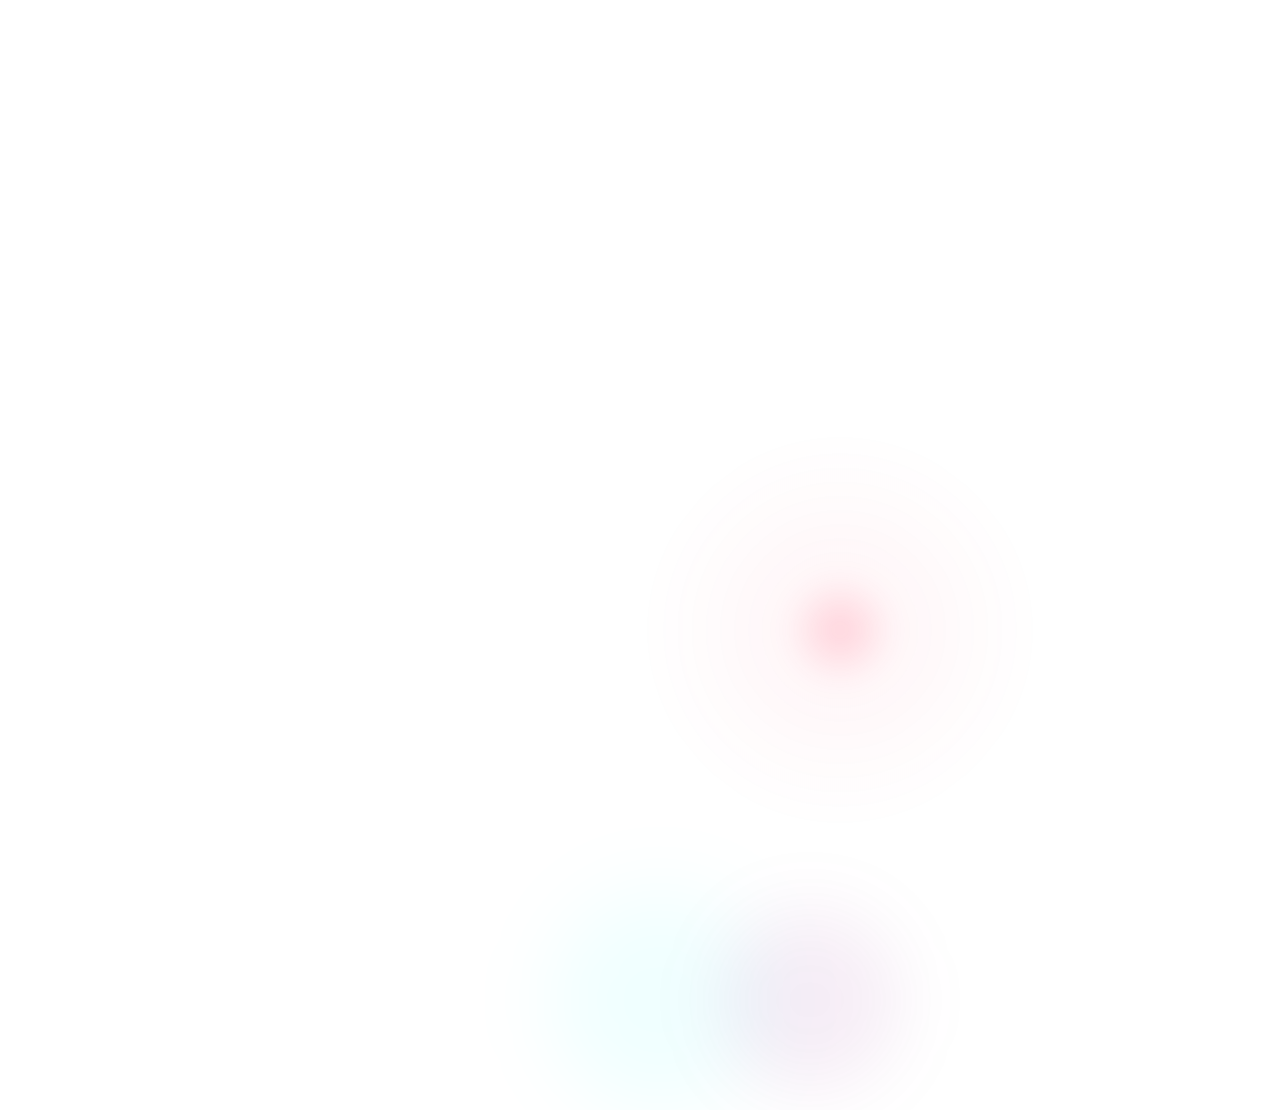
<file: demo-tone.html>
<!DOCTYPE html>
<html lang="en">
<head>
    <meta charset="UTF-8">
    <meta name="viewport" content="width=device-width, initial-scale=1.0">
    <title>Noetic Tone Demo</title>
    <style>
        * {
            margin: 0;
            padding: 0;
            box-sizing: border-box;
        }

        body {
            background: transparent;
            font-family: -apple-system, "SF Pro Rounded", BlinkMacSystemFont, sans-serif;
            overflow: hidden;
            width: 100vw;
            height: 100vh;
            display: flex;
            align-items: center;
            justify-content: center;
        }

        .container {
            position: relative;
            width: 100%;
            height: 100%;
            display: flex;
            align-items: center;
            justify-content: center;
        }

        /* Glow Aura */
        .glow-aura {
            position: absolute;
            pointer-events: none;
            z-index: 1;
        }

        .glow-primary {
            width: 400px;
            height: 400px;
            border-radius: 50%;
            background: radial-gradient(circle, rgba(255, 45, 85, 0.22) 0%, rgba(255, 45, 85, 0.04) 20%, transparent 70%);
            filter: blur(12px);
            margin-top: -20px;
            animation: pulse 3s ease-in-out infinite;
        }

        .glow-secondary {
            width: 220px;
            height: 220px;
            border-radius: 50%;
            background: rgba(0, 255, 255, 0.06);
            filter: blur(40px);
            position: absolute;
            margin-left: -90px;
            margin-top: 60px;
        }

        .glow-tertiary {
            width: 180px;
            height: 180px;
            border-radius: 50%;
            background: rgba(128, 0, 128, 0.07);
            filter: blur(35px);
            position: absolute;
            margin-left: 80px;
            margin-top: 80px;
        }

        @keyframes pulse {
            0%, 100% { opacity: 0.12; }
            50% { opacity: 0.22; }
        }

        /* Particle Layer */
        .particle-layer {
            position: absolute;
            top: 0;
            left: 0;
            width: 100%;
            height: 100%;
            pointer-events: none;
            display: none;
        }

        .particle {
            position: absolute;
            border-radius: 50%;
            background: rgba(255, 45, 85, 0.45);
            filter: blur(0.5px);
            opacity: 0;
        }

        /* Headline */
        .headline {
            display: none;
            position: absolute;
            top: 58px;
            left: 28px;
            z-index: 10;
        }

        .headline-line1 {
            font-size: 44px;
            font-weight: bold;
            color: white;
            opacity: 0;
            transform: translateY(22px);
            transition: opacity 0.55s cubic-bezier(0.33, 1, 0.68, 1), transform 0.55s cubic-bezier(0.33, 1, 0.68, 1);
        }

        .headline-line2 {
            font-size: 44px;
            font-weight: bold;
            color: #FF2D55;
            opacity: 0;
            transform: translateY(22px);
            transition: opacity 0.55s cubic-bezier(0.33, 1, 0.68, 1), transform 0.55s cubic-bezier(0.33, 1, 0.68, 1);
        }

        .headline-sub {
            font-size: 17px;
            font-weight: 300;
            color: rgba(255, 255, 255, 0.42);
            margin-top: 10px;
            opacity: 0;
            transform: translateY(12px);
            transition: opacity 0.5s ease-out, transform 0.5s ease-out;
        }

        /* Phone Mockup */
        .phone-mockup {
            position: absolute;
            top: 50%;
            left: 50%;
            width: 230px;
            height: 498px;
            background: rgba(10, 10, 26, 1);
            border-radius: 44px;
            transform: translate(-50%, -50%) scale(0.82);
            opacity: 0;
            transform-origin: center;
            transition: opacity 0.65s cubic-bezier(0.33, 1, 0.68, 1), transform 0.65s cubic-bezier(0.33, 1, 0.68, 1);
            box-shadow: 0 12px 22px rgba(255, 45, 85, 0.3), 0 18px 35px rgba(0, 0, 0, 0.55);
            border: 0.5px solid rgba(255, 255, 255, 0.1);
            overflow: visible;
            z-index: 5;
        }

        .phone-mockup.visible {
            opacity: 1;
            transform: translate(-50%, -50%) scale(0.82);
        }

        .phone-mockup.tone-border {
            border-color: rgba(255, 45, 85, 0.15);
        }

        .dynamic-island {
            width: 90px;
            height: 26px;
            background: rgba(255, 255, 255, 0.15);
            border-radius: 13px;
            margin: 8px auto 0;
        }

        .phone-glass {
            position: absolute;
            top: 0;
            left: 0;
            right: 0;
            height: 60px;
            background: linear-gradient(to bottom, rgba(255, 255, 255, 0.07), transparent);
            border-radius: 44px;
            pointer-events: none;
        }

        .volume-buttons {
            position: absolute;
            left: -3px;
            top: 90px;
            display: flex;
            flex-direction: column;
            gap: 10px;
        }

        .volume-btn {
            width: 3px;
            height: 28px;
            background: rgba(255, 255, 255, 0.14);
            border-radius: 1.5px;
        }

        .power-button {
            position: absolute;
            right: -3px;
            top: 110px;
            width: 3px;
            height: 42px;
            background: rgba(255, 255, 255, 0.14);
            border-radius: 1.5px;
        }

        /* Chat Area */
        .chat-area {
            padding: 20px 12px 6px;
        }

        .chat-header {
            display: flex;
            align-items: center;
            gap: 6px;
            margin-bottom: 6px;
        }

        .chat-avatar {
            width: 18px;
            height: 18px;
            border-radius: 50%;
            background: linear-gradient(to bottom, #FF2D55, #800080);
            display: flex;
            align-items: center;
            justify-content: center;
        }

        .chat-avatar span {
            font-size: 8px;
            font-weight: bold;
            color: white;
        }

        .chat-name {
            font-size: 11px;
            font-weight: 600;
            color: rgba(255, 255, 255, 0.65);
        }

        .chat-status {
            width: 5px;
            height: 5px;
            background: #00FF00;
            border-radius: 50%;
            margin-left: auto;
        }

        .chat-bubbles {
            display: flex;
            flex-direction: column;
            gap: 6px;
            padding: 0 10px;
        }

        .bubble {
            padding: 7px 10px;
            border-radius: 11px;
            font-size: 11px;
            max-width: 80%;
        }

        .bubble-incoming {
            background: rgba(255, 255, 255, 0.09);
            color: rgba(255, 255, 255, 0.8);
            align-self: flex-start;
        }

        .bubble-sent {
            background: #FF2D55;
            color: white;
            align-self: flex-end;
            opacity: 0;
            transform: scale(0.82) translate(8px, 4px);
            transition: opacity 0.45s cubic-bezier(0.33, 1, 0.68, 1), transform 0.45s cubic-bezier(0.33, 1, 0.68, 1);
        }

        .bubble-sent.visible {
            opacity: 1;
            transform: scale(1) translate(0, 0);
        }

        /* Keyboard Spacer */
        .keyboard-spacer {
            height: 8px;
            transition: height 0.55s cubic-bezier(0.33, 1, 0.68, 1);
        }

        .keyboard-spacer.popped {
            height: 223px;
        }

        /* Mock Keyboard - positioned inside phone-mockup using top, fully opaque */
        .mock-keyboard {
            position: absolute;
            top: 498px;
            left: 50%;
            transform: translateX(-50%) scale(0.88);
            opacity: 0;
            transition: opacity 0.5s cubic-bezier(0.33, 1, 0.68, 1), transform 0.5s cubic-bezier(0.33, 1, 0.68, 1), top 0.55s cubic-bezier(0.33, 1, 0.68, 1);
            width: 264px;
            height: 215px;
            background: rgb(30, 30, 40);
            backdrop-filter: none;
            border-radius: 18px;
            overflow: hidden;
            padding: 4px 0 6px;
            box-shadow: 0 14px 24px rgba(0, 0, 0, 0.65);
            border: 0.5px solid rgba(255, 255, 255, 0.12);
            z-index: 50;
        }

        .mock-keyboard.visible {
            top: 275px;
            opacity: 1;
            transform: translateX(-50%) scale(1);
        }

        /* Standard Keyboard */
        .standard-keyboard {
            padding: 0;
        }

        .suggestions-bar {
            display: flex;
            height: 26px;
            background: rgb(25, 25, 35);
        }

        .suggestion {
            flex: 1;
            display: flex;
            align-items: center;
            justify-content: center;
            font-size: 11px;
            color: rgba(255, 255, 255, 0.8);
            border-right: 1px solid rgba(255, 255, 255, 0.08);
        }

        .suggestion:last-child {
            border-right: none;
        }

        .qwerty-row {
            display: flex;
            justify-content: center;
            gap: 4px;
            padding: 0 3px;
            margin-top: 6px;
        }

        .key {
            width: 22px;
            height: 32px;
            background: rgba(255, 255, 255, 0.12);
            border-radius: 5px;
            display: flex;
            align-items: center;
            justify-content: center;
            font-size: 12px;
            color: white;
            position: relative;
            box-shadow: 0 1px 0 rgba(0, 0, 0, 0.25);
            transition: background 0.08s ease-out;
        }

        .key.highlighted {
            background: rgba(255, 255, 255, 0.35);
        }

        .key-popup {
            position: absolute;
            width: 26px;
            height: 36px;
            background: white;
            border-radius: 6px;
            box-shadow: 0 2px 6px rgba(0, 0, 0, 0.35);
            display: flex;
            align-items: center;
            justify-content: center;
            color: black;
            font-size: 14px;
            font-weight: 500;
            pointer-events: none;
            z-index: 200;
            opacity: 0;
            transform: scale(0.5);
            transition: transform 0.08s ease-out, opacity 0.08s ease-out;
        }

        .key-popup.visible {
            opacity: 0.92;
            transform: scale(1);
        }

        .key-space {
            width: 120px;
        }

        .key-special {
            width: 34px;
        }

        .key-return {
            width: 56px;
            background: rgb(255, 45, 85);
        }

        .bottom-bar {
            display: flex;
            align-items: center;
            justify-content: space-between;
            height: 24px;
            padding: 0 12px 2px;
            background: rgb(30, 30, 40);
        }

        .bottom-icon {
            width: 32px;
            height: 32px;
            display: flex;
            align-items: center;
            justify-content: center;
            color: rgba(255, 255, 255, 0.6);
            font-size: 16px;
        }

        .home-indicator {
            width: 70px;
            height: 4px;
            background: rgba(255, 255, 255, 0.25);
            border-radius: 2px;
            margin-bottom: 6px;
        }

        /* Noetic Keyboard */
        .noetic-keyboard {
            display: flex;
            flex-direction: column;
            height: 100%;
        }

        .noetic-header {
            display: flex;
            align-items: center;
            height: 44px;
            background: rgb(20, 20, 30);
            border-bottom: 0.5px solid rgba(255, 255, 255, 0.08);
            padding: 0 8px;
        }

        .brand-chip {
            padding: 0 8px;
            display: flex;
            align-items: center;
            justify-content: center;
            min-width: 24px;
            min-height: 24px;
        }

        .brand-chip img {
            width: 20px;
            height: 20px;
            object-fit: contain;
            border-radius: 4px;
        }

        .header-divider {
            width: 0.5px;
            height: 18px;
            background: rgba(255, 255, 255, 0.12);
            flex-shrink: 0;
        }

        .tab-bar {
            display: flex;
            flex: 1;
        }

        .tab-btn {
            flex: 1;
            display: flex;
            flex-direction: column;
            align-items: center;
            justify-content: center;
            gap: 2px;
            color: rgba(255, 255, 255, 0.4);
            font-size: 11px;
            font-weight: 600;
            opacity: 0;
            transform: translateY(6px);
            transition: opacity 0.3s cubic-bezier(0.33, 1, 0.68, 1), transform 0.3s cubic-bezier(0.33, 1, 0.68, 1);
            position: relative;
        }

        .tab-btn.visible {
            opacity: 1;
            transform: translateY(0);
        }

        .tab-btn.active {
            color: white;
        }

        .tab-btn.active::before {
            content: '';
            position: absolute;
            top: -2px;
            left: 2px;
            right: 2px;
            bottom: -2px;
            background: rgba(255, 255, 255, 0.08);
            border-radius: 6px;
            border: 0.5px solid rgba(255, 255, 255, 0.06);
        }

        .tab-btn-icon {
            font-size: 11px;
            display: flex;
            align-items: center;
            justify-content: center;
        }

        .tab-btn-icon svg {
            fill: currentColor;
        }

        .tab-btn-label {
            font-size: 8px;
            font-weight: 600;
        }

        .tone-chips-row {
            display: flex;
            gap: 6px;
            padding: 6px 8px;
            height: 44px;
            overflow-x: auto;
            scrollbar-width: none;
        }

        .tone-chips-row::-webkit-scrollbar {
            display: none;
        }

        .tone-chip {
            display: flex;
            gap: 4px;
            padding: 4px 10px;
            height: 30px;
            border-radius: 15px;
            font-size: 10px;
            font-weight: 600;
            color: rgba(255, 255, 255, 0.65);
            background: rgba(255, 255, 255, 0.08);
            align-items: center;
            justify-content: center;
            white-space: nowrap;
            flex-shrink: 0;
            transition: transform 0.2s cubic-bezier(0.33, 1, 0.68, 1), background 0.2s, color 0.2s;
        }

        .tone-chip.selected {
            color: white;
            background: rgba(255, 255, 255, 0.18);
            border: 0.5px solid rgba(255, 255, 255, 0.12);
        }

        .tone-chip.glowing {
            animation: toneGlow 0.6s ease-in-out infinite;
        }

        .tone-chip.pressed {
            transform: scale(0.92);
        }

        @keyframes toneGlow {
            0%, 100% { box-shadow: 0 0 10px rgba(255, 45, 85, 0.5); }
            50% { box-shadow: 0 0 20px rgba(255, 45, 85, 0.8); }
        }

        .content-card {
            flex: 1;
            padding: 6px 8px 4px;
            background: rgb(35, 35, 45);
            border-radius: 8px;
            border: 0.5px solid rgba(255, 255, 255, 0.06);
            margin: 0 8px;
            height: 108px;
            display: flex;
            flex-direction: column;
        }

        .content-card-processing {
            padding: 10px 16px;
        }

        .loading-header {
            display: flex;
            align-items: center;
            gap: 8px;
        }

        .loading-spinner {
            width: 14px;
            height: 14px;
            position: relative;
        }

        .loading-spinner::before {
            content: '';
            position: absolute;
            inset: 0;
            border-radius: 50%;
            border: 1.2px solid rgba(255, 255, 255, 0.12);
        }

        .loading-spinner::after {
            content: '';
            position: absolute;
            inset: 0;
            border-radius: 50%;
            border: 1.2px solid transparent;
            border-top-color: rgba(255, 255, 255, 0.45);
            animation: spin 1.5s linear infinite;
        }

        @keyframes spin {
            to { transform: rotate(360deg); }
        }

        .loading-text {
            font-size: 11px;
            font-weight: bold;
            color: white;
        }

        .loading-dots {
            display: flex;
            gap: 3px;
        }

        .loading-dot {
            width: 3.5px;
            height: 3.5px;
            background: rgba(255, 255, 255, 0.45);
            border-radius: 50%;
            animation: dotPulse 0.5s ease-in-out infinite;
        }

        .loading-dot:nth-child(2) {
            animation-delay: 0.15s;
        }

        .loading-dot:nth-child(3) {
            animation-delay: 0.3s;
        }

        @keyframes dotPulse {
            0%, 100% { transform: scale(0.5); }
            50% { transform: scale(1); }
        }

        .skeleton-lines {
            display: flex;
            flex-direction: column;
            gap: 5px;
            margin-top: 2px;
            opacity: 0.25;
            animation: skeletonPulse 0.8s ease-in-out infinite;
        }

        @keyframes skeletonPulse {
            0%, 100% { opacity: 0.25; }
            50% { opacity: 0.55; }
        }

        .skeleton-line {
            height: 5px;
            background: rgba(255, 255, 255, 0.18);
            border-radius: 3px;
        }

        .skeleton-line.short {
            width: 120px;
        }

        /* Original Input Bar - always at bottom */
        .input-bar-original {
            position: absolute;
            bottom: 26px;
            left: 50%;
            transform: translateX(-50%);
            width: 202px;
            padding: 5px 8px;
            background: rgba(255, 255, 255, 0.05);
            border-radius: 14px;
            border: 0.5px solid rgba(255, 255, 255, 0.06);
            display: flex;
            align-items: flex-end;
            gap: 6px;
            box-shadow: 0 5px 10px rgba(0, 0, 0, 0.55);
            z-index: 150;
        }

        .input-bar-original.hidden {
            opacity: 0;
            pointer-events: none;
            transform: translateX(-50%) translateY(8px);
            transition: opacity 0.2s ease, transform 0.2s ease;
        }

        /* Keyboard Input Bar - appears above keyboard */
        .input-bar-keyboard {
            position: absolute;
            top: 235px;
            left: 50%;
            transform: translateX(-50%) translateY(16px);
            width: 264px;
            padding: 5px 8px;
            background: rgba(255, 255, 255, 0.16);
            border-radius: 14px;
            border: 0.5px solid rgba(255, 255, 255, 0.2);
            display: flex;
            align-items: flex-end;
            gap: 6px;
            opacity: 0;
            transition: opacity 1s cubic-bezier(0.33, 1, 0.68, 1), transform 1s cubic-bezier(0.33, 1, 0.68, 1), width 0.55s cubic-bezier(0.33, 1, 0.68, 1), background 0.3s, border-color 0.3s, top 0.3s cubic-bezier(0.33, 1, 0.68, 1);
            box-shadow: 0 5px 10px rgba(0, 0, 0, 0.55), 0 3px 8px rgba(255, 45, 85, 0.15);
            z-index: 150;
        }

        .input-bar-keyboard.visible {
            opacity: 1;
            transform: translateX(-50%) translateY(0);
        }

        .input-bar-keyboard.multi-line {
            top: 225px;
        }

        .input-bar-keyboard.leaving {
            top: 580px;
            opacity: 0;
            transition: top 0.55s cubic-bezier(0.33, 1, 0.68, 1), opacity 0.35s ease;
        }

        .input-text {
            flex: 1;
            font-size: 13px;
            color: white;
            min-height: 20px;
            line-height: 1.4;
            position: relative;
        }

        .text-layer-fixed {
            position: absolute;
            top: 0;
            left: 0;
            width: 100%;
            clip-path: inset(0 100% 0 0);
            white-space: pre-wrap;
            word-break: break-word;
            color: white;
            pointer-events: none;
        }

        .text-layer-draft {
            position: relative;
            width: 100%;
            white-space: pre-wrap;
            word-break: break-word;
            clip-path: inset(0 0 0 0);
        }

        .input-text .placeholder {
            color: rgba(255, 255, 255, 0.2);
        }

        .send-btn {
            width: 18px;
            height: 18px;
            border-radius: 50%;
            background: rgba(255, 255, 255, 0.12);
            display: flex;
            align-items: center;
            justify-content: center;
            color: white;
            font-size: 9px;
            font-weight: bold;
            transition: transform 0.2s cubic-bezier(0.33, 1, 0.68, 1), background 0.3s;
        }

        .send-btn.active {
            background: #FF2D55;
        }

        .send-btn.glowing {
            animation: sendGlow 0.6s ease-in-out infinite;
        }

        .send-btn.pressed {
            transform: scale(0.82);
        }

        @keyframes sendGlow {
            0%, 100% { box-shadow: 0 0 10px rgba(88, 86, 214, 0.5); }
            50% { box-shadow: 0 0 20px rgba(88, 86, 214, 0.8); }
        }

        /* Particle Canvas - positioned inside phone-mockup using top */
        .particle-canvas {
            position: absolute;
            top: 466px;
            left: 50%;
            transform: translateX(-50%);
            pointer-events: none;
            z-index: 152;
            width: 264px;
            height: 40px;
            opacity: 0;
            transition: top 0.55s cubic-bezier(0.33, 1, 0.68, 1), opacity 0.3s;
        }

        .particle-canvas.visible {
            top: 230px;
            opacity: 1;
        }

        /* Fade All */
        .fade-all {
            opacity: 0 !important;
            transform: scale(0.93) !important;
            transition: opacity 1s ease-in-out, transform 1s ease-in-out;
        }
    </style>
</head>
<body>
    <!-- Headline -->
        <div class="headline">
            <div class="headline-line1" id="line1">Sound exactly</div>
            <div class="headline-line2" id="line2">how you feel.</div>
            <div class="headline-sub" id="sub">Professional. Casual. Friendly. One tap away.</div>
        </div>
        <div class="container" id="container">
        <!-- Glow Aura -->
        <div class="glow-aura" id="glowAura">
            <div class="glow-primary"></div>
            <div class="glow-secondary"></div>
            <div class="glow-tertiary"></div>
        </div>

        <!-- Particle Layer -->
        <div class="particle-layer" id="particleLayer"></div>

        

        <!-- Phone Mockup -->
        <div class="phone-mockup" id="phone">
            <div class="phone-glass"></div>
            <div class="dynamic-island"></div>
            
            <!-- Volume Buttons -->
            <div class="volume-buttons">
                <div class="volume-btn"></div>
                <div class="volume-btn"></div>
            </div>
            
            <!-- Power Button -->
            <div class="power-button"></div>

            <!-- Chat Area -->
            <div class="chat-area">
                <div class="chat-header">
                    <div class="chat-avatar">
                        <span>L</span>
                    </div>
                    <div class="chat-name">Lalith</div>
                    <div class="chat-status"></div>
                </div>
                <div class="chat-bubbles">
                    <div class="bubble bubble-incoming">Anything I can help with today? 👋</div>
                    <div class="bubble bubble-sent" id="sentBubble">yo drop the project report rn pls fr, need it today</div>
                </div>
            </div>

            <!-- Keyboard Spacer -->
            <div class="keyboard-spacer" id="keyboardSpacer"></div>

            <!-- Mock Keyboard - positioned inside phone-mockup -->
            <div class="mock-keyboard" id="mockKeyboard">
            <!-- Standard Keyboard -->
            <div class="standard-keyboard" id="standardKeyboard">
                <div class="suggestions-bar">
                    <div class="suggestion">Yeah</div>
                    <div class="suggestion">Sure</div>
                    <div class="suggestion">Okay</div>
                </div>
                <div class="qwerty-row">
                    <div class="key" data-key="Q">Q</div>
                    <div class="key" data-key="W">W</div>
                    <div class="key" data-key="E">E</div>
                    <div class="key" data-key="R">R</div>
                    <div class="key" data-key="T">T</div>
                    <div class="key" data-key="Y">Y</div>
                    <div class="key" data-key="U">U</div>
                    <div class="key" data-key="I">I</div>
                    <div class="key" data-key="O">O</div>
                    <div class="key" data-key="P">P</div>
                </div>
                <div class="qwerty-row">
                    <div class="key" data-key="A">A</div>
                    <div class="key" data-key="S">S</div>
                    <div class="key" data-key="D">D</div>
                    <div class="key" data-key="F">F</div>
                    <div class="key" data-key="G">G</div>
                    <div class="key" data-key="H">H</div>
                    <div class="key" data-key="J">J</div>
                    <div class="key" data-key="K">K</div>
                    <div class="key" data-key="L">L</div>
                </div>
                <div class="qwerty-row">
                    <div class="key key-special" data-key="SHIFT">⇧</div>
                    <div class="key" data-key="Z">Z</div>
                    <div class="key" data-key="X">X</div>
                    <div class="key" data-key="C">C</div>
                    <div class="key" data-key="V">V</div>
                    <div class="key" data-key="B">B</div>
                    <div class="key" data-key="N">N</div>
                    <div class="key" data-key="M">M</div>
                    <div class="key key-special" data-key="BACKSPACE">⌫</div>
                </div>
                <div class="qwerty-row">
                    <div class="key key-special" data-key="123">123</div>
                    <div class="key key-space" data-key="SPACE">space</div>
                    <div class="key key-return" data-key="RETURN">return</div>
                </div>
                <div class="bottom-bar">
                    <div class="bottom-icon"><svg width="16" height="16" viewBox="0 0 24 24" fill="currentColor" style="color: rgba(255,255,255,0.6);"><path d="M12 2C6.48 2 2 6.48 2 12s4.48 10 10 10 10-4.48 10-10S17.52 2 12 2zm-1 17.93c-3.95-.49-7-3.85-7-7.93 0-.62.08-1.21.21-1.79L9 15v1c0 1.1.9 2 2 2v1.93zm6.9-2.54c-.26-.81-1-1.39-1.9-1.39h-1v-3c0-.55-.45-1-1-1H8v-2h2c.55 0 1-.45 1-1V7h2c1.1 0 2-.9 2-2v-.41c2.93 1.19 5 4.06 5 7.41 0 2.08-.8 3.97-2.1 5.39z"/></svg></div>
                    <div class="home-indicator"></div>
                    <div class="bottom-icon"><svg width="16" height="16" viewBox="0 0 24 24" fill="currentColor" style="color: rgba(255,255,255,0.6);"><path d="M12 14c1.66 0 3-1.34 3-3V5c0-1.66-1.34-3-3-3S9 3.34 9 5v6c0 1.66 1.34 3 3 3zm-1-9c0-.55.45-1 1-1s1 .45 1 1v6c0 .55-.45 1-1 1s-1-.45-1-1V5zm6 6c0 2.76-2.24 5-5 5s-5-2.24-5-5H5c0 3.53 2.61 6.43 6 6.92V21h2v-3.08c3.39-.49 6-3.39 6-6.92h-2z"/></svg></div>
                </div>
            </div>

            <!-- Noetic Keyboard -->
            <div class="noetic-keyboard" id="noeticKeyboard" style="display: none;">
                <div class="noetic-header">
                    <div class="brand-chip"><img src="noetic-logo.png"></div>
                    <div class="header-divider"></div>
                    <div class="tab-bar">
                        <div class="tab-btn" id="tab1">
                            <span class="tab-btn-icon"><svg width="11" height="11" viewBox="0 0 24 24" fill="currentColor"><path d="M12 2C6.48 2 2 6.48 2 12s4.48 10 10 10 10-4.48 10-10S17.52 2 12 2zm-2 15l-5-5 1.41-1.41L10 14.17l7.59-7.59L19 8l-9 9z"/></svg></span>
                            <span class="tab-btn-label">Fix</span>
                        </div>
                        <div class="tab-btn active" id="tab2">
                            <span class="tab-btn-icon"><svg width="11" height="11" viewBox="0 0 24 24" fill="currentColor"><rect x="2" y="8" width="2.5" height="8" rx="1"/><rect x="6.5" y="5" width="2.5" height="14" rx="1"/><rect x="11" y="2" width="2.5" height="20" rx="1"/><rect x="15.5" y="5" width="2.5" height="14" rx="1"/><rect x="20" y="8" width="2.5" height="8" rx="1"/></svg></span>
                            <span class="tab-btn-label">Tone</span>
                        </div>
                        <div class="tab-btn" id="tab3">
                            <span class="tab-btn-icon"><svg width="11" height="11" viewBox="0 0 24 24" fill="currentColor"><path d="M12 2L14.5 9H22L16 13.5L18.5 21L12 16.5L5.5 21L8 13.5L2 9H9.5L12 2z"/></svg></span>
                            <span class="tab-btn-label">Assist</span>
                        </div>
                        <div class="tab-btn" id="tab4">
                            <span class="tab-btn-icon"><svg width="11" height="11" viewBox="0 0 24 24" fill="currentColor"><path d="M14 2H6c-1.1 0-2 .9-2 2v16c0 1.1.9 2 2 2h12c1.1 0 2-.9 2-2V8l-6-6zm2 16H8v-2h8v2zm0-4H8v-2h8v2zm-3-5V3.5L18.5 9H13z"/></svg></span>
                            <span class="tab-btn-label">Summarize</span>
                        </div>
                        <div class="tab-btn" id="tab5">
                            <span class="tab-btn-icon"><svg width="11" height="11" viewBox="0 0 24 24" fill="currentColor"><path d="M12.87 15.07l-2.54-2.51.03-.03A17.52 17.52 0 0014.07 6H17V4h-7V2H8v2H1v2h11.17C11.5 7.92 10.44 9.75 9 11.35 8.07 10.32 7.3 8.85 6.75 7.14c-.36-.96-.52-2.03-.5-3.14H4.25c.02 1.48.34 2.82.95 4 .6 1.16 1.46 2.21 2.54 3.14C9.64 16.5 12.87 15.07 12.87 15.07zM18.5 10h-2L12 22h2l1.12-3h4.75L21 22h2l-4.5-12zm-2.62 7l1.62-4.33L19.12 17h-3.24z"/></svg></span>
                            <span class="tab-btn-label">Translate</span>
                        </div>
                    </div>
                </div>
                <div class="tone-chips-row" id="toneChipsRow">
                    <div class="tone-chip" data-tone="Professional" id="chipProfessional">
                        <svg width="10" height="10" viewBox="0 0 24 24" fill="currentColor"><path d="M21 8V6H3v2h18zm0 4H3v2h18v-2zm0 4H3v2h18v-2z"/></svg>
                        <span>Professional</span>
                    </div>
                    <div class="tone-chip" data-tone="Casual" id="chipCasual">
                        <svg width="10" height="10" viewBox="0 0 24 24" fill="currentColor"><path d="M2 21h19v-3H2v3zM20 8l-3-3V4c0-1.1.9-2 2-2s2 .9 2 2v4zM9.5 19c.83 0 1.5-.67 1.5-1.5S10.33 16 9.5 16 8 16.67 8 17.5 8.67 19 9.5 19zM4.5 11c.83 0 1.5-.67 1.5-1.5S5.33 8 4.5 8 3 8.67 3 9.5 3.67 11 4.5 11zM18.09 13.41L16.5 12 13 15.5l1.41 1.41L16.5 14.83 18.09 16.41 21.5 13l-1.41-1.41L18.09 13.41z"/></svg>
                        <span>Casual</span>
                    </div>
                    <div class="tone-chip" data-tone="Polite" id="chipPolite">
                        <svg width="10" height="10" viewBox="0 0 24 24" fill="currentColor"><path d="M12 2C6.48 2 2 6.48 2 12s4.48 10 10 10 10-4.48 10-10S17.52 2 12 2zm0 18c-4.41 0-8-3.59-8-8s3.59-8 8-8 8 3.59 8 8-3.59 8-8 8zm-1-13h2v6h-2zm0 8h2v2h-2z"/></svg>
                        <span>Polite</span>
                    </div>
                    <div class="tone-chip" data-tone="Friendly" id="chipFriendly">
                        <svg width="10" height="10" viewBox="0 0 24 24" fill="currentColor"><path d="M11.99 2C6.47 2 2 6.48 2 12s4.47 10 9.99 10C17.52 22 22 17.52 22 12S17.52 2 11.99 2zM12 20c-4.42 0-8-3.58-8-8s3.58-8 8-8 8 3.58 8 8-3.58 8-8 8zm3.5-9c.83 0 1.5-.67 1.5-1.5S16.33 8 15.5 8 14 8.67 14 9.5s.67 1.5 1.5 1.5zm-7 0c.83 0 1.5-.67 1.5-1.5S9.33 8 8.5 8 7 8.67 7 9.5 7.67 11 8.5 11zm3.5 6.5c2.33 0 4.31-1.46 5.11-3.5H6.89c.8 2.04 2.78 3.5 5.11 3.5z"/></svg>
                        <span>Friendly</span>
                    </div>
                    <div class="tone-chip" data-tone="Gen Z" id="chipGenZ">
                        <svg width="10" height="10" viewBox="0 0 24 24" fill="currentColor"><path d="M13.5.67s.74 2.65.74 4.8c0 2.06-1.35 3.73-3.41 3.73-2.07 0-3.63-1.67-3.63-3.73l.03-.36C5.21 7.51 4 10.62 4 14c0 4.42 3.58 8 8 8s8-3.58 8-8C20 8.61 17.41 3.8 13.5.67zM11.71 19c-1.78 0-3.22-1.4-3.22-3.14 0-1.62 1.05-2.76 2.81-3.12 1.77-.36 3.6-1.21 4.62-2.58.39 1.29.59 2.65.59 4.04 0 2.65-2.15 4.8-4.8 4.8z"/></svg>
                        <span>Gen Z</span>
                    </div>
                    <div class="tone-chip" data-tone="Funny" id="chipFunny">
                        <svg width="10" height="10" viewBox="0 0 24 24" fill="none" stroke="currentColor" stroke-width="2.5" stroke-linecap="round" stroke-linejoin="round"><circle cx="12" cy="12" r="10"/><path d="M8 14s1.5 2 4 2 4-2 4-2"/><line x1="9" y1="9" x2="9.01" y2="9"/><line x1="15" y1="9" x2="15.01" y2="9"/></svg>
                        <span>Funny</span>
                    </div>
                    <div class="tone-chip" data-tone="Flirty" id="chipFlirty">
                        <svg width="10" height="10" viewBox="0 0 24 24" fill="none" stroke="currentColor" stroke-width="2.5" stroke-linecap="round" stroke-linejoin="round"><path d="M20.84 4.61a5.5 5.5 0 0 0-7.78 0L12 5.67l-1.06-1.06a5.5 5.5 0 0 0-7.78 7.78l1.06 1.06L12 21.23l7.78-7.78 1.06-1.06a5.5 5.5 0 0 0 0-7.78z"/></svg>
                        <span>Flirty</span>
                    </div>
                    <div class="tone-chip" data-tone="Scholarly" id="chipScholarly">
                        <svg width="10" height="10" viewBox="0 0 24 24" fill="none" stroke="currentColor" stroke-width="2.5" stroke-linecap="round" stroke-linejoin="round"><path d="M22 10v6M2 10l10-5 10 5-10 5z"/><path d="M6 12v5c0 2 2 3 6 3s6-1 6-3v-5"/></svg>
                        <span>Scholarly</span>
                    </div>
                </div>
                <div class="content-card" id="contentCard">
                    <div style="display: flex; flex-direction: column; align-items: center; justify-content: center; height: 100%; gap: 10px;">
                        <svg width="16" height="16" viewBox="0 0 24 24" fill="rgba(255,255,255,0.75)"><path d="M19 3H5c-1.1 0-2 .9-2 2v14c0 1.1.9 2 2 2h14c1.1 0 2-.9 2-2V5c0-1.1-.9-2-2-2zm-5 14H7v-2h7v2zm3-4H7v-2h10v2zm0-4H7V7h10v2z"/></svg>
                        <span style="font-size: 11px; font-weight: 600; color: white;">Ready to change your tone</span>
                    </div>
                </div>
            </div>
            </div>

            <!-- Key Popup - outside keyboard to avoid overflow clipping -->
            <div class="key-popup" id="keyPopup"></div>

            <!-- Original Input Bar - always at bottom -->
            <div class="input-bar input-bar-original" id="inputBarOriginal">
                <div class="input-text" id="inputTextOriginal">iMessage</div>
                <div class="send-btn" id="sendBtnOriginal">↑</div>
            </div>

            <!-- Keyboard Input Bar - appears above keyboard -->
            <div class="input-bar input-bar-keyboard" id="inputBarKeyboard">
                <div class="input-text" id="inputTextKeyboard">
                    <div class="text-layer-fixed" id="textLayerFixed"></div>
                    <div class="text-layer-draft" id="textLayerDraft"><span id="textLayerDraftInner"></span></div>
                </div>
                <div class="send-btn" id="sendBtnKeyboard">↑</div>
            </div>

            <!-- Particle Canvas for magic sweep - positioned inside phone-mockup -->
            <canvas class="particle-canvas" id="magicCanvas" width="264" height="40"></canvas>
        </div>
    </div>

    <script>
        // Constants
        const DRAFT_STR = "can you send me the project report\nwhenever you get a chance today";
        const TONE_RESULTS = {
            "Professional": "Could you please forward the project report at your earliest convenience today?",
            "Casual": "hey, send over the project report whenever you get a second today, thanks!",
            "Polite": "Would you mind sending me the project report when you have a moment today?",
            "Friendly": "Hey! Could you please send over the project report whenever you get a chance today? Thanks a lot!",
            "Gen Z": "yo drop the project report rn pls fr, need it today",
            "Funny": "need that project report today or else I will have to start working (please send help) 😂",
            "Flirty": "send the project report over whenever you can? would love to check it out 😉",
            "Scholarly": "Could you please submit the comprehensive project thesis at your earliest convenience today? 🎓"
        };
        const BOSS_STR = "Anything I can help with today? 👋";
        let selectedTone = null;

        // State
        let loopToken = Date.now();
        let currentToken = 0;
        let keyboardState = 'hidden'; // hidden, standard, noetic
        let currentInputText = "";
        let isFixed = false;
        let isProcessing = false;
        let isToneChipGlowing = false;
        let isToneChipPressed = false;
        let isReplaceButtonGlowing = false;
        let isReplaceButtonPressed = false;
        let isSendButtonGlowing = false;
        let isSendButtonPressed = false;
        let messageSent = false;
        let showSentBubble = false;
        let fadeAll = false;
        let magicRevealProgress = 0;
        let inputBarTextShowsFixed = false;
        let tabCascadePhase = 0;
        let magicParticles = [];

        // DOM Elements
        const line1 = document.getElementById('line1');
        const line2 = document.getElementById('line2');
        const sub = document.getElementById('sub');
        const phone = document.getElementById('phone');
        const keyboardSpacer = document.getElementById('keyboardSpacer');
        const mockKeyboard = document.getElementById('mockKeyboard');
        const standardKeyboard = document.getElementById('standardKeyboard');
        const noeticKeyboard = document.getElementById('noeticKeyboard');
        const inputBarOriginal = document.getElementById('inputBarOriginal');
        const inputBarKeyboard = document.getElementById('inputBarKeyboard');
        const inputTextOriginal = document.getElementById('inputTextOriginal');
        const inputTextKeyboard = document.getElementById('inputTextKeyboard');
        const textLayerFixed = document.getElementById('textLayerFixed');
        const textLayerDraft = document.getElementById('textLayerDraft');
        const textLayerDraftInner = document.getElementById('textLayerDraftInner');
        const sendBtnOriginal = document.getElementById('sendBtnOriginal');
        const sendBtnKeyboard = document.getElementById('sendBtnKeyboard');
        const sentBubble = document.getElementById('sentBubble');
        const contentCard = document.getElementById('contentCard');
        const toneChipsRow = document.getElementById('toneChipsRow');
        const keyPopup = document.getElementById('keyPopup');
        const container = document.getElementById('container');
        const glowAura = document.getElementById('glowAura');
        const magicCanvas = document.getElementById('magicCanvas');
        const magicCtx = magicCanvas.getContext('2d');

        function positionGlow() {
            const phoneRect = phone.getBoundingClientRect();
            const contRect = container.getBoundingClientRect();
            glowAura.style.top = (phoneRect.top + phoneRect.height / 2 - contRect.top) + 'px';
            glowAura.style.left = (phoneRect.left + phoneRect.width / 2 - contRect.left) + 'px';
        }

        // Particle layer
        const particleConfigs = [
            { rx: 0.11, ry: 0.13, size: 3.0, dx: 7, dy: -5, dur: 4.2 },
            { rx: 0.89, ry: 0.10, size: 2.5, dx: -6, dy: 8, dur: 3.8 },
            { rx: 0.06, ry: 0.58, size: 2.0, dx: 5, dy: 6, dur: 4.6 },
            { rx: 0.94, ry: 0.54, size: 3.5, dx: -8, dy: -4, dur: 3.5 },
            { rx: 0.46, ry: 0.06, size: 2.0, dx: 4, dy: 7, dur: 5.1 },
            { rx: 0.75, ry: 0.81, size: 2.5, dx: -5, dy: -6, dur: 4.0 },
        ];

        function initParticles() {
            const layer = document.getElementById('particleLayer');
            particleConfigs.forEach((config, i) => {
                const particle = document.createElement('div');
                particle.className = 'particle';
                particle.style.width = config.size + 'px';
                particle.style.height = config.size + 'px';
                particle.style.left = (config.rx * window.innerWidth) + 'px';
                particle.style.top = (config.ry * window.innerHeight) + 'px';
                layer.appendChild(particle);

                setTimeout(() => {
                    particle.style.transition = 'opacity 0.7s ease-in';
                    particle.style.opacity = '1';
                    
                    setTimeout(() => {
                        particle.style.transition = `transform ${config.dur}s ease-in-out infinite alternate`;
                        particle.style.transform = `translate(${config.dx}px, ${config.dy}px)`;
                    }, 100);
                }, (i * 140) + 250);
            });
        }

        function sleep(ms) {
            return new Promise(resolve => setTimeout(resolve, ms));
        }

        function cancelled() {
            return loopToken !== currentToken;
        }

        function resetScene() {
            currentInputText = "";
            showBadge = false;
            isFixed = false;
            isProcessing = false;
            isToneChipGlowing = false;
            isToneChipPressed = false;
            isReplaceButtonGlowing = false;
            isReplaceButtonPressed = false;
            isSendButtonGlowing = false;
            isSendButtonPressed = false;
            messageSent = false;
            showSentBubble = false;
            keyboardState = 'hidden';
            magicRevealProgress = 0;
            inputBarTextShowsFixed = false;
            tabCascadePhase = 0;
            magicParticles = [];
            fadeAll = false;
            selectedTone = null;

            // Reset chips selection and scroll
            const chips = document.querySelectorAll('.tone-chip');
            chips.forEach(c => c.classList.remove('selected', 'glowing', 'pressed'));
            if (toneChipsRow) toneChipsRow.scrollLeft = 0;

            // Reset UI — disable transitions temporarily to prevent flash during restart
            sentBubble.style.transition = 'none';
            sentBubble.classList.remove('visible');
            sentBubble.style.opacity = '0';
            sentBubble.style.transform = 'scale(0.82) translate(8px, 4px)';

            inputBarKeyboard.style.transition = 'none';
            inputBarKeyboard.classList.remove('visible', 'fixed', 'leaving');
            inputBarKeyboard.style.opacity = '0';

            keyPopup.classList.remove('visible');

            phone.classList.remove('tone-border');
            keyboardSpacer.classList.remove('popped');
            mockKeyboard.classList.remove('visible');
            mockKeyboard.style.display = '';
            standardKeyboard.style.display = 'block';
            noeticKeyboard.style.display = 'none';
            inputBarOriginal.classList.remove('hidden');
            sendBtnOriginal.classList.remove('active', 'glowing', 'pressed');
            sendBtnKeyboard.classList.remove('active', 'glowing', 'pressed');
            container.classList.remove('fade-all');

            // Force reflow then restore transitions
            void sentBubble.offsetHeight;
            sentBubble.style.transition = '';
            sentBubble.style.opacity = '';
            sentBubble.style.transform = '';
            inputBarKeyboard.style.transition = '';
            inputBarKeyboard.style.opacity = '';
            inputBarKeyboard.style.display = '';

            // Reset tabs
            for (let i = 1; i <= 5; i++) {
                document.getElementById(`tab${i}`).classList.remove('visible');
            }

            // Reset content card
            contentCard.innerHTML = `
                <div style="display: flex; flex-direction: column; align-items: center; justify-content: center; height: 100%; gap: 10px;">
                    <svg width="16" height="16" viewBox="0 0 24 24" fill="rgba(255,255,255,0.75)"><path d="M19 3H5c-1.1 0-2 .9-2 2v14c0 1.1.9 2 2 2h14c1.1 0 2-.9 2-2V5c0-1.1-.9-2-2-2zm-5 14H7v-2h7v2zm3-4H7v-2h10v2zm0-4H7V7h10v2z"/></svg>
                    <span style="font-size: 11px; font-weight: 600; color: white;">Ready to change your tone</span>
                </div>
            `;

            updateInputText();
        }

        function updateInputText() {
            const sendBtn = keyboardState === 'hidden' ? sendBtnOriginal : sendBtnKeyboard;
            const inputBar = keyboardState === 'hidden' ? inputBarOriginal : inputBarKeyboard;
            const isKeyboard = inputBar === inputBarKeyboard;
            
            if (messageSent || currentInputText === "") {
                if (isKeyboard) {
                    textLayerFixed.innerHTML = '<span class="placeholder">iMessage</span>';
                    textLayerDraft.innerHTML = '<span class="placeholder">iMessage</span>';
                    textLayerFixed.style.clipPath = 'inset(0 100% 0 0)';
                    textLayerDraft.style.clipPath = 'inset(0 0 0 0)';
                    inputBarKeyboard.classList.remove('multi-line');
                } else {
                    inputTextOriginal.innerHTML = '<span class="placeholder">iMessage</span>';
                }
                sendBtn.classList.remove('active');
                return;
            }

            if (inputBarTextShowsFixed) {
                const resultText = selectedTone ? TONE_RESULTS[selectedTone] : currentInputText;
                if (isKeyboard) {
                    textLayerFixed.innerHTML = resultText.replace(/\n/g, '<br>');
                    textLayerFixed.style.clipPath = 'inset(0 0 0 0)';
                    textLayerDraft.style.clipPath = 'inset(0 0 0 100%)';
                    inputBar.classList.add('fixed');
                    sendBtn.classList.add('active');
                    const lineHeight = 20 * 1.4;
                    if (textLayerFixed.scrollHeight > lineHeight + 2) {
                        inputBarKeyboard.classList.add('multi-line');
                    } else {
                        inputBarKeyboard.classList.remove('multi-line');
                    }
                } else {
                    inputTextOriginal.textContent = resultText;
                    inputBar.classList.add('fixed');
                    sendBtn.classList.add('active');
                }
                return;
            }

            // Progressive sweep or draft text
            const resultText = selectedTone ? TONE_RESULTS[selectedTone] : "";
            const draftText = currentInputText;
            
            if (isKeyboard) {
                textLayerFixed.innerHTML = resultText.replace(/\n/g, '<br>');
                textLayerDraft.innerHTML = draftText.replace(/\n/g, '<br>');
                
                const progress = Math.max(0, Math.min(1, magicRevealProgress));
                const pct = (progress * 100).toFixed(2);
                textLayerFixed.style.clipPath = `inset(0 ${(100 - pct)}% 0 0)`;
                textLayerDraft.style.clipPath = `inset(0 0 0 ${pct}%)`;
                
                if (progress > 0.01) {
                    inputBar.classList.add('fixed');
                    sendBtn.classList.add('active');
                } else {
                    inputBar.classList.remove('fixed');
                    sendBtn.classList.remove('active');
                }
                
                const lineHeight = 20 * 1.4;
                const activeLayer = progress > 0.5 ? textLayerFixed : textLayerDraft;
                if (activeLayer.scrollHeight > lineHeight + 2) {
                    inputBarKeyboard.classList.add('multi-line');
                } else {
                    inputBarKeyboard.classList.remove('multi-line');
                }
            } else {
                inputTextOriginal.textContent = draftText;
                inputBar.classList.remove('fixed');
                sendBtn.classList.remove('active');
            }
        }

        function smoothScrollTo(element, target, duration) {
            const start = element.scrollLeft;
            const distance = target - start;
            const startTime = performance.now();
            return new Promise(resolve => {
                function step(currentTime) {
                    const elapsed = currentTime - startTime;
                    const progress = Math.min(elapsed / duration, 1);
                    // easeOutCubic: long gentle deceleration, no abrupt stop
                    const ease = 1 - Math.pow(1 - progress, 3);
                    element.scrollLeft = start + distance * ease;
                    if (progress < 1) {
                        requestAnimationFrame(step);
                    } else {
                        resolve();
                    }
                }
                requestAnimationFrame(step);
            });
        }

        async function animateAutoTyping() {
            const chars = DRAFT_STR.split('');
            for (let char of chars) {
                if (cancelled()) return;
                currentInputText += char;
                updateInputText();
                
                // Highlight key and show popup
                const upperChar = char.toUpperCase();
                if (char !== ' ' && char !== '\n') {
                    const keyEl = document.querySelector(`[data-key="${upperChar}"]`);
                    if (keyEl) {
                        keyEl.classList.add('highlighted');
                        // Position popup above key (convert viewport coords to phone local space)
                        const rect = keyEl.getBoundingClientRect();
                        const phoneRect = phone.getBoundingClientRect();
                        const phoneScale = 0.82;
                        keyPopup.textContent = upperChar;
                        keyPopup.style.left = ((rect.left - phoneRect.left + rect.width / 2 - 13) / phoneScale) + 'px';
                        keyPopup.style.top = ((rect.top - phoneRect.top - 40) / phoneScale) + 'px';
                        keyPopup.classList.add('visible');
                        setTimeout(() => {
                            keyEl.classList.remove('highlighted');
                            keyPopup.classList.remove('visible');
                        }, 80);
                    }
                } else if (char === ' ') {
                    const spaceKey = document.querySelector('[data-key="SPACE"]');
                    if (spaceKey) {
                        spaceKey.classList.add('highlighted');
                        setTimeout(() => spaceKey.classList.remove('highlighted'), 80);
                    }
                }

                const speed = Math.random() * 40 + 20;
                await sleep(speed);
            }
        }

        async function runMagicSweep() {
            const duration = 800;
            const steps = 40;
            const stepDelay = duration / steps;
            const textWidth = 264;
            const startX = -25;
            const endX = textWidth + 25;
            const colors = [
                'rgba(255, 90, 120, 1)',
                'rgba(255, 153, 180, 1)',
                'rgba(210, 130, 255, 1)',
                'rgba(255, 255, 255, 1)'
            ];

            magicParticles = [];

            for (let step = 0; step <= steps; step++) {
                if (cancelled()) return;
                const progress = step / steps;
                const currentX = startX + (endX - startX) * progress;
                magicRevealProgress = Math.max(0, Math.min(1, currentX / textWidth));
                updateInputText();

                // Spawn particles
                const spawnCount = step < 10 ? 10 : (step > 30 ? 3 : 7);
                for (let i = 0; i < spawnCount; i++) {
                    const centerLine = 19;
                    const baseY = centerLine + (Math.random() * 10 - 5);
                    magicParticles.push({
                        x: currentX + (Math.random() * 64 - 32),
                        y: baseY,
                        size: Math.random() * 1.6 + 1.2,
                        color: colors[Math.floor(Math.random() * colors.length)],
                        opacity: Math.random() * 0.35 + 0.5,
                        vx: Math.random() * 50 + 40,
                        vy: Math.random() * 12 - 18,
                        baseY: baseY,
                        phase: Math.random() * Math.PI * 2,
                        amplitude: Math.random() * 8 + 6,
                        age: 0,
                        vYSpread: Math.random() * 70 - 35
                    });
                }

                // Update particles
                for (let i = magicParticles.length - 1; i >= 0; i--) {
                    const p = magicParticles[i];
                    p.x += p.vx * (stepDelay / 1000);
                    p.y = p.baseY + Math.sin(step * 0.18 + p.phase) * p.amplitude;
                    p.baseY += (p.vy + p.vYSpread) * (stepDelay / 1000);
                    p.opacity -= Math.random() * 0.01 + 0.008;
                    p.age++;
                    if (p.age < 3) {
                        p.size *= 1.08;
                    } else {
                        p.size *= 0.982;
                    }
                    if (p.opacity <= 0 || p.size <= 0.4) {
                        magicParticles.splice(i, 1);
                    }
                }

                drawMagicParticles();
                await sleep(stepDelay);
            }

            // Fade out tail
            for (let i = 0; i < 10; i++) {
                if (cancelled()) return;
                for (let p of magicParticles) {
                    p.x += p.vx * 0.02;
                    p.y = p.baseY + Math.sin(steps * 0.18 + p.phase) * p.amplitude;
                    p.baseY += (p.vy + p.vYSpread) * 0.02;
                    p.opacity -= 0.1;
                    p.size *= 0.95;
                }
                magicParticles = magicParticles.filter(p => p.opacity > 0);
                drawMagicParticles();
                await sleep(20);
            }
            magicParticles = [];
            magicCtx.clearRect(0, 0, magicCanvas.width, magicCanvas.height);
        }

        function drawMagicParticles() {
            magicCtx.clearRect(0, 0, magicCanvas.width, magicCanvas.height);
            for (let p of magicParticles) {
                magicCtx.beginPath();
                magicCtx.arc(p.x, p.y, p.size, 0, Math.PI * 2);
                magicCtx.fillStyle = p.color;
                magicCtx.globalAlpha = p.opacity;
                magicCtx.fill();
            }
            magicCtx.globalAlpha = 1;
        }

        function showToneResult(toneKey) {
            const resultText = TONE_RESULTS[toneKey];
            contentCard.innerHTML = `
                <div style="padding: 4px 8px; height: 100%; display: flex; flex-direction: column;">
                    <div style="flex: 1; overflow-y: auto; padding: 4px 8px; background: rgba(255,255,255,0.04); border-radius: 6px; border: 0.5px solid rgba(255,255,255,0.08);">
                        <span style="font-size: 11px; font-weight: 500; color: white; line-height: 1.35;">${resultText}</span>
                    </div>
                    <div style="display: flex; gap: 4px; margin-top: 6px;">
                        <div style="display: flex; gap: 3px; padding: 4px 6px; background: rgba(255,255,255,0.06); border-radius: 4px; align-items: center;">
                            <svg width="8" height="8" viewBox="0 0 24 24" fill="currentColor" style="color: rgba(255,255,255,0.6);"><path d="M12 8V4L8 8l4 4V9c3.31 0 6 2.69 6 6s-2.69 6-6 6-6-2.69-6-6H4c0 4.42 3.58 8 8 8s8-3.58 8-8-3.58-8-8-8z"/></svg>
                            <span style="font-size: 8px; font-weight: 600; color: rgba(255,255,255,0.6);">New</span>
                        </div>
                        <div style="flex: 1;"></div>
                        <div id="replaceBtn" style="display: flex; gap: 3px; padding: 4px 8px; background: rgba(255,255,255,0.12); border-radius: 4px; align-items: center;">
                            <svg width="8" height="8" viewBox="0 0 24 24" fill="currentColor" style="color: white;"><path d="M6.99 11L3 15l3.99 4v-3H14v-2H6.99v-3zM21 9l-3.99-4v3H10v2h7.01v3L21 9z"/></svg>
                            <span style="font-size: 8px; font-weight: 600; color: white;">Replace</span>
                        </div>
                        <div style="width: 18px; height: 16px; display: flex; align-items: center; justify-content: center; background: rgba(255,255,255,0.06); border-radius: 4px;">
                            <svg width="8" height="8" viewBox="0 0 24 24" fill="currentColor" style="color: rgba(255,255,255,0.6);"><path d="M16 1H4c-1.1 0-2 .9-2 2v14h2V3h12V1zm3 4H8c-1.1 0-2 .9-2 2v14c0 1.1.9 2 2 2h11c1.1 0 2-.9 2-2V7c0-1.1-.9-2-2-2zm0 16H8V7h11v14z"/></svg>
                        </div>
                    </div>
                </div>
            `;
        }

        async function runLoop() {
            const token = Date.now();
            loopToken = token;
            currentToken = token;
            resetScene();

            // Entry animations
            await sleep(0);
            if (cancelled()) return;
            
            line1.style.opacity = '1';
            line1.style.transform = 'translateY(0)';
            
            await sleep(0);
            if (cancelled()) return;
            
            line2.style.opacity = '1';
            line2.style.transform = 'translateY(0)';
            
            await sleep(0);
            if (cancelled()) return;
            
            sub.style.opacity = '1';
            sub.style.transform = 'translateY(0)';
            
            await sleep(0);
            if (cancelled()) return;
            
            phone.classList.add('visible');
            
            await sleep(500);
            if (cancelled()) return;

            // Show standard keyboard
            keyboardState = 'standard';
            keyboardSpacer.classList.add('popped');
            mockKeyboard.classList.add('visible');
            inputBarKeyboard.classList.add('visible');
            inputBarKeyboard.style.opacity = '1';
            inputBarOriginal.classList.add('hidden');
            magicCanvas.classList.add('visible');
            
            await sleep(500);
            if (cancelled()) return;

            // Auto type
            await animateAutoTyping();
            if (cancelled()) return;

            await sleep(1400);
            if (cancelled()) return;

            // Switch to Noetic keyboard
            keyboardState = 'noetic';
            standardKeyboard.style.display = 'none';
            noeticKeyboard.style.display = 'flex';
            
            // Tab cascade
            for (let i = 1; i <= 5; i++) {
                await sleep(70);
                if (cancelled()) return;
                tabCascadePhase = i;
                document.getElementById(`tab${i}`).classList.add('visible');
            }

            await sleep(400);
            if (cancelled()) return;

            // ── Step 1: Glow + click "Professional" ──
            const chipProf = document.getElementById('chipProfessional');
            isToneChipGlowing = true;
            chipProf.classList.add('glowing');
            
            await sleep(600);
            if (cancelled()) return;

            isToneChipGlowing = false;
            chipProf.classList.remove('glowing');
            isToneChipPressed = true;
            chipProf.classList.add('pressed');
            
            await sleep(150);
            if (cancelled()) return;

            isToneChipPressed = false;
            chipProf.classList.remove('pressed');
            chipProf.classList.add('selected');
            selectedTone = "Professional";
            isProcessing = true;
            
            // Show loading
            contentCard.innerHTML = `
                <div class="content-card-processing">
                    <div class="loading-header">
                        <div class="loading-spinner"></div>
                        <span class="loading-text">Noetic is thinking</span>
                        <div class="loading-dots">
                            <div class="loading-dot"></div>
                            <div class="loading-dot"></div>
                            <div class="loading-dot"></div>
                        </div>
                    </div>
                    <div class="skeleton-lines">
                        <div class="skeleton-line"></div>
                        <div class="skeleton-line"></div>
                        <div class="skeleton-line short"></div>
                    </div>
                </div>
            `;

            await sleep(1000);
            if (cancelled()) return;

            // ── Step 2: Display Professional result ──
            isProcessing = false;
            isFixed = true;
            showToneResult("Professional");
            
            await sleep(3000);
            if (cancelled()) return;

            // ── Step 3: Smooth scroll to Gen Z ──
            const chipGenZ = document.getElementById('chipGenZ');
            const chipsRow = document.getElementById('toneChipsRow');
            const targetScroll = chipGenZ.offsetLeft - (chipsRow.clientWidth / 2) + (chipGenZ.clientWidth / 2);
            await smoothScrollTo(chipsRow, Math.max(0, targetScroll), 1000);
            if (cancelled()) return;

            // ── Step 4: Glow + click "Gen Z" ──
            isToneChipGlowing = true;
            chipGenZ.classList.add('glowing');
            
            await sleep(600);
            if (cancelled()) return;

            isToneChipGlowing = false;
            chipGenZ.classList.remove('glowing');
            isToneChipPressed = true;
            chipGenZ.classList.add('pressed');
            
            await sleep(150);
            if (cancelled()) return;

            isToneChipPressed = false;
            chipGenZ.classList.remove('pressed');
            chipProf.classList.remove('selected');
            chipGenZ.classList.add('selected');
            selectedTone = "Gen Z";
            isProcessing = true;
            
            // Show loading
            contentCard.innerHTML = `
                <div class="content-card-processing">
                    <div class="loading-header">
                        <div class="loading-spinner"></div>
                        <span class="loading-text">Noetic is thinking</span>
                        <div class="loading-dots">
                            <div class="loading-dot"></div>
                            <div class="loading-dot"></div>
                            <div class="loading-dot"></div>
                        </div>
                    </div>
                    <div class="skeleton-lines">
                        <div class="skeleton-line"></div>
                        <div class="skeleton-line"></div>
                        <div class="skeleton-line short"></div>
                    </div>
                </div>
            `;

            await sleep(1000);
            if (cancelled()) return;

            // ── Step 5: Display Gen Z result ──
            isProcessing = false;
            showToneResult("Gen Z");
            
            await sleep(1500);
            if (cancelled()) return;

            // ── Step 6: Glow + click Replace button ──
            isReplaceButtonGlowing = true;
            const replaceBtn = document.getElementById('replaceBtn');
            replaceBtn.style.animation = 'toneGlow 0.6s ease-in-out infinite';
            
            await sleep(800);
            if (cancelled()) return;

            isReplaceButtonGlowing = false;
            replaceBtn.style.animation = '';
            isReplaceButtonPressed = true;
            replaceBtn.style.transform = 'scale(0.84)';
            
            await sleep(150);
            if (cancelled()) return;

            isReplaceButtonPressed = false;
            replaceBtn.style.transform = '';

            // ── Step 7: Magic sparkle sweep ──
            await runMagicSweep();
            if (cancelled()) return;

            inputBarTextShowsFixed = true;
            magicRevealProgress = 0;
            updateInputText();

            await sleep(200);
            if (cancelled()) return;

            // Send button glow
            isSendButtonGlowing = true;
            sendBtnKeyboard.classList.add('glowing');
            
            await sleep(600);
            if (cancelled()) return;

            // Send button press
            isSendButtonGlowing = false;
            sendBtnKeyboard.classList.remove('glowing');
            isSendButtonPressed = true;
            sendBtnKeyboard.classList.add('pressed');
            
            await sleep(150);
            if (cancelled()) return;

            isSendButtonPressed = false;
            sendBtnKeyboard.classList.remove('pressed');
            messageSent = true;
            currentInputText = "";
            updateInputText();

            await sleep(350);
            if (cancelled()) return;

            showSentBubble = true;
            sentBubble.classList.add('visible');
            keyboardState = 'hidden';
            keyboardSpacer.classList.remove('popped');
            mockKeyboard.classList.remove('visible');
            inputBarKeyboard.classList.add('leaving');
            inputBarKeyboard.classList.remove('visible');
            inputBarOriginal.classList.remove('hidden');
            
            // Hide keyboard and bar exactly when slide-down transition ends
            const onSlideDone = (e) => {
                if (e.propertyName === 'top') {
                    mockKeyboard.removeEventListener('transitionend', onSlideDone);
                    inputBarKeyboard.style.display = 'none';
                    mockKeyboard.style.display = 'none';
                }
            };
            mockKeyboard.addEventListener('transitionend', onSlideDone);
            
            await sleep(1200);
            if (cancelled()) return;

            fadeAll = true;
            container.classList.add('fade-all');
            
            await sleep(1000);
            if (cancelled()) return;

            // Restart loop
            await runLoop();
        }

        // Start
        positionGlow();
        window.addEventListener('resize', positionGlow);
        initParticles();

        // Do NOT auto-start. Wait for the parent page to signal
        // when this iframe is scrolled into view.
        let demoStarted = false;
        window.addEventListener('message', (e) => {
            if (e.data === 'playDemo') {
                if (!demoStarted) {
                    demoStarted = true;
                    runLoop();
                }
            } else if (e.data === 'resetDemo') {
                loopToken = Date.now();
                demoStarted = false;
                resetScene();
            }
        });
    </script>
</body>
</html>
</file>
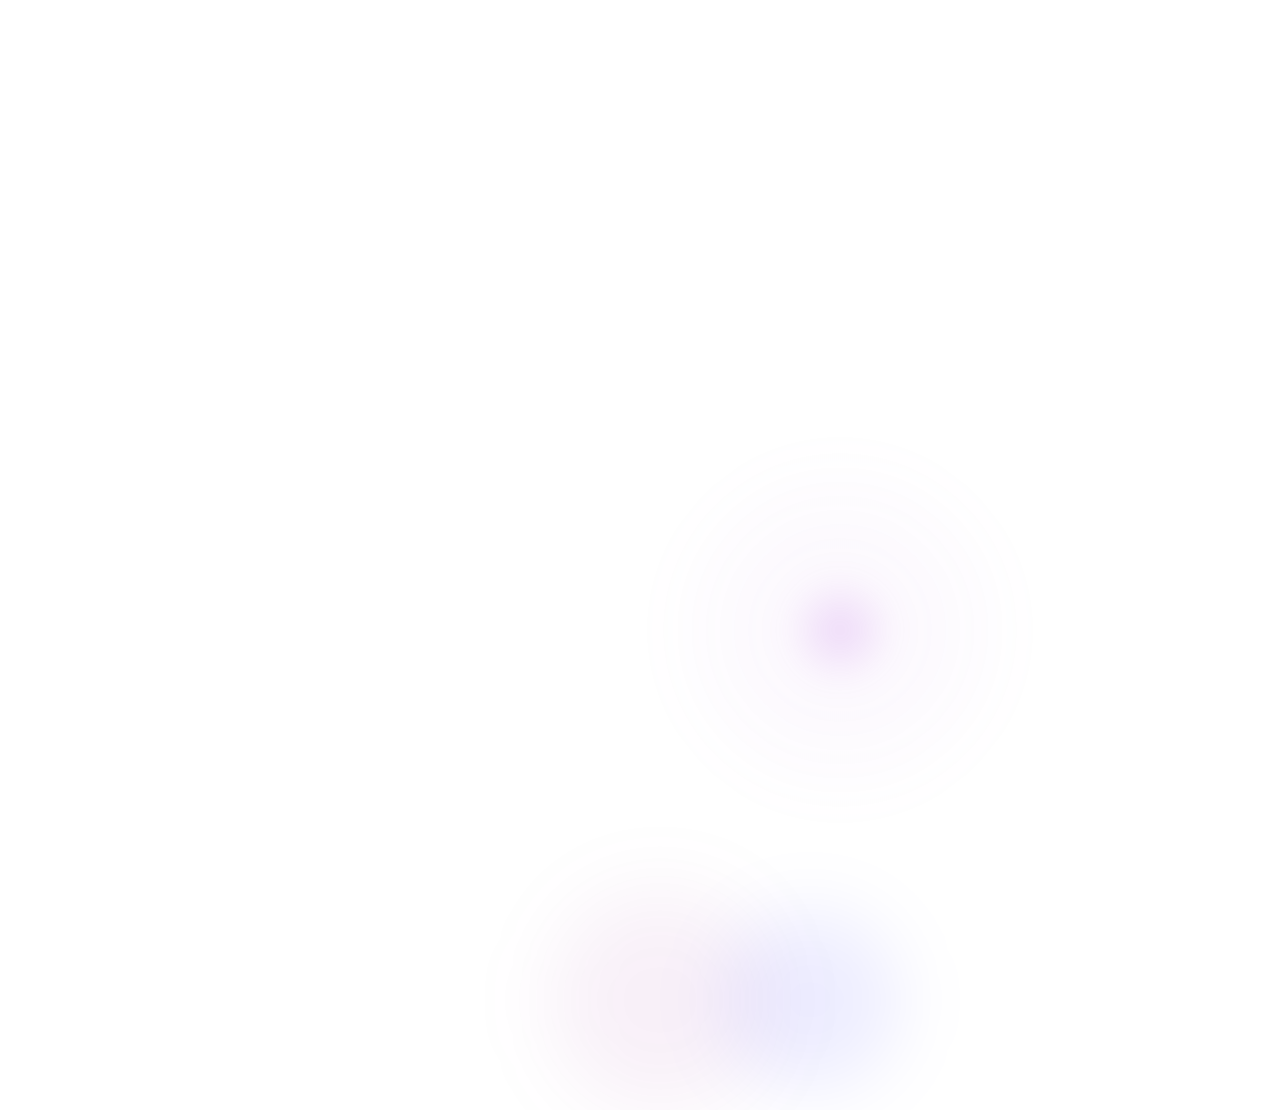
<file: demo-translate.html>
<!DOCTYPE html>
<html lang="en">
<head>
    <meta charset="UTF-8">
    <meta name="viewport" content="width=device-width, initial-scale=1.0">
    <title>Noetic Translate Demo</title>
    <style>
        * {
            margin: 0;
            padding: 0;
            box-sizing: border-box;
        }

        body {
            background: transparent;
            font-family: -apple-system, "SF Pro Rounded", BlinkMacSystemFont, sans-serif;
            overflow: hidden;
            width: 100vw;
            height: 100vh;
            display: flex;
            align-items: center;
            justify-content: center;
        }

        .container {
            position: relative;
            width: 100%;
            height: 100%;
            display: flex;
            align-items: center;
            justify-content: center;
        }

        /* Glow Aura */
        .glow-aura {
            position: absolute;
            pointer-events: none;
            z-index: 1;
        }

        .glow-primary {
            width: 400px;
            height: 400px;
            border-radius: 50%;
            background: radial-gradient(circle, rgba(175, 82, 222, 0.22) 0%, rgba(175, 82, 222, 0.04) 20%, transparent 70%);
            filter: blur(12px);
            margin-top: -20px;
            animation: pulse 3s ease-in-out infinite;
        }

        .glow-secondary {
            width: 220px;
            height: 220px;
            border-radius: 50%;
            background: rgba(128, 0, 128, 0.06);
            filter: blur(40px);
            position: absolute;
            margin-left: -90px;
            margin-top: 60px;
        }

        .glow-tertiary {
            width: 180px;
            height: 180px;
            border-radius: 50%;
            background: rgba(0, 0, 255, 0.07);
            filter: blur(35px);
            position: absolute;
            margin-left: 80px;
            margin-top: 80px;
        }

        @keyframes pulse {
            0%, 100% { opacity: 0.12; }
            50% { opacity: 0.22; }
        }

        /* Particle Layer */
        .particle-layer {
            position: absolute;
            top: 0;
            left: 0;
            width: 100%;
            height: 100%;
            pointer-events: none;
            display: none;
        }

        .particle {
            position: absolute;
            border-radius: 50%;
            background: rgba(175, 82, 222, 0.45);
            filter: blur(0.5px);
            opacity: 0;
        }

        /* Headline */
        .headline {
            display: none;
            position: absolute;
            top: 58px;
            left: 28px;
            z-index: 10;
        }

        .headline-line1 {
            font-size: 44px;
            font-weight: bold;
            color: white;
            opacity: 0;
            transform: translateY(22px);
            transition: opacity 0.55s cubic-bezier(0.33, 1, 0.68, 1), transform 0.55s cubic-bezier(0.33, 1, 0.68, 1);
        }

        .headline-line2 {
            font-size: 44px;
            font-weight: bold;
            color: #AF52DE;
            opacity: 0;
            transform: translateY(22px);
            transition: opacity 0.55s cubic-bezier(0.33, 1, 0.68, 1), transform 0.55s cubic-bezier(0.33, 1, 0.68, 1);
        }

        .headline-sub {
            font-size: 17px;
            font-weight: 300;
            color: rgba(255, 255, 255, 0.42);
            margin-top: 10px;
            opacity: 0;
            transform: translateY(12px);
            transition: opacity 0.5s ease-out, transform 0.5s ease-out;
        }

        /* Phone Mockup */
        .phone-mockup {
            position: absolute;
            top: 50%;
            left: 50%;
            width: 230px;
            height: 498px;
            background: rgba(10, 10, 26, 1);
            border-radius: 44px;
            transform: translate(-50%, -50%) scale(0.82);
            opacity: 0;
            transform-origin: center;
            transition: opacity 0.65s cubic-bezier(0.33, 1, 0.68, 1), transform 0.65s cubic-bezier(0.33, 1, 0.68, 1);
            box-shadow: 0 12px 22px rgba(175, 82, 222, 0.3), 0 18px 35px rgba(0, 0, 0, 0.55);
            border: 0.5px solid rgba(255, 255, 255, 0.1);
            overflow: visible;
            z-index: 5;
        }

        .phone-mockup.visible {
            opacity: 1;
            transform: translate(-50%, -50%) scale(0.82);
        }

        .dynamic-island {
            width: 90px;
            height: 26px;
            background: rgba(255, 255, 255, 0.15);
            border-radius: 13px;
            margin: 8px auto 0;
        }

        .phone-glass {
            position: absolute;
            top: 0;
            left: 0;
            right: 0;
            height: 60px;
            background: linear-gradient(to bottom, rgba(255, 255, 255, 0.07), transparent);
            border-radius: 44px;
            pointer-events: none;
        }

        .volume-buttons {
            position: absolute;
            left: -3px;
            top: 90px;
            display: flex;
            flex-direction: column;
            gap: 8px;
        }

        .volume-btn {
            width: 3px;
            height: 28px;
            background: rgba(255, 255, 255, 0.14);
            border-radius: 1.5px;
        }

        .power-button {
            position: absolute;
            right: -3px;
            top: 90px;
            width: 3px;
            height: 42px;
            background: rgba(255, 255, 255, 0.14);
            border-radius: 1.5px;
        }

        /* Chat Area */
        .chat-area {
            padding: 20px 12px 6px;
        }

        .chat-header {
            display: flex;
            align-items: center;
            gap: 6px;
            margin-bottom: 6px;
        }

        .chat-avatar {
            width: 18px;
            height: 18px;
            border-radius: 50%;
            background: linear-gradient(to bottom, #5856D6, #800080);
            display: flex;
            align-items: center;
            justify-content: center;
        }

        .chat-avatar span {
            font-size: 8px;
            font-weight: bold;
            color: white;
        }

        .chat-name {
            font-size: 11px;
            font-weight: 600;
            color: rgba(255, 255, 255, 0.65);
        }

        .chat-status {
            width: 5px;
            height: 5px;
            background: #00FF00;
            border-radius: 50%;
            margin-left: auto;
        }

        .chat-bubbles {
            display: flex;
            flex-direction: column;
            gap: 6px;
            padding: 0 10px;
        }

        .bubble {
            padding: 7px 10px;
            border-radius: 11px;
            font-size: 11px;
            max-width: 80%;
        }

        .bubble-incoming {
            background: rgba(255, 255, 255, 0.09);
            color: rgba(255, 255, 255, 0.8);
            align-self: flex-start;
        }

        .bubble-outgoing {
            background: rgba(255, 255, 255, 0.15);
            color: white;
            align-self: flex-end;
        }

        .bubble-long {
            position: relative;
            line-height: 1.15;
        }

        .bubble-long.highlighted {
            transform: scale(1.03);
            box-shadow: 0 0 12px rgba(175, 82, 222, 0.45);
            transition: transform 0.35s cubic-bezier(0.33, 1, 0.68, 1), box-shadow 0.35s cubic-bezier(0.33, 1, 0.68, 1);
        }

        .bubble-overlay {
            position: absolute;
            inset: 0;
            background: rgba(0, 0, 0, 0.75);
            border-radius: 11px;
            opacity: 0;
            transition: opacity 0.3s;
        }

        .bubble-overlay.visible {
            opacity: 1;
        }

        /* Context Menu */
        .context-menu {
            position: absolute;
            top: 15px;
            right: -15px;
            width: 125px;
            background: rgba(35, 35, 45, 0.95);
            border-radius: 14px;
            border: 0.5px solid rgba(255, 255, 255, 0.15);
            box-shadow: 0 8px 20px rgba(0, 0, 0, 0.65);
            z-index: 10;
            opacity: 0;
            transform: scale(0.8);
            transition: opacity 0.3s, transform 0.3s;
        }

        .context-menu.visible {
            opacity: 1;
            transform: scale(1);
        }

        .menu-item {
            display: flex;
            align-items: center;
            justify-content: space-between;
            padding: 8px 12px;
            font-size: 11px;
            color: white;
        }

        .menu-item.highlighted {
            font-weight: 600;
            color: #AF52DE;
            background: rgba(175, 82, 222, 0.15);
            border-radius: 8px;
            padding: 6px 8px;
            margin: 2px 4px;
            border: 0.5px solid rgba(175, 82, 222, 0.5);
        }

        .menu-item.highlighted.pressed {
            transform: scale(0.9);
        }

        .menu-item.destructive {
            color: #FF0000;
        }

        .menu-divider {
            height: 0.5px;
            background: rgba(255, 255, 255, 0.12);
            margin: 0 4px;
        }

        /* Keyboard Spacer */
        .keyboard-spacer {
            height: 8px;
            transition: height 0.55s cubic-bezier(0.33, 1, 0.68, 1);
        }

        .keyboard-spacer.popped {
            height: 223px;
        }

        /* Mock Keyboard - positioned inside phone-mockup */
        .mock-keyboard {
            position: absolute;
            top: 498px;
            left: 50%;
            transform: translateX(-50%) scale(0.88);
            opacity: 0;
            transition: opacity 0.5s cubic-bezier(0.33, 1, 0.68, 1), transform 0.5s cubic-bezier(0.33, 1, 0.68, 1), top 0.55s cubic-bezier(0.33, 1, 0.68, 1);
            width: 264px;
            height: 215px;
            background: rgb(30, 30, 40);
            border-radius: 18px;
            overflow: hidden;
            padding: 4px 0 6px;
            box-shadow: 0 14px 24px rgba(0, 0, 0, 0.65);
            border: 0.5px solid rgba(255, 255, 255, 0.12);
            z-index: 50;
        }

        .mock-keyboard.visible {
            top: 275px;
            opacity: 1;
            transform: translateX(-50%) scale(1);
        }

        /* Translate Keyboard */
        .translate-keyboard {
            display: flex;
            flex-direction: column;
            height: 100%;
            position: relative;
        }

        .translate-header {
            display: flex;
            align-items: center;
            height: 44px;
            background: rgb(20, 20, 30);
            border-bottom: 0.5px solid rgba(255, 255, 255, 0.08);
            padding: 0 8px;
        }

        .brand-chip {
            padding: 0 8px;
            display: flex;
            align-items: center;
            justify-content: center;
            min-width: 24px;
            min-height: 24px;
        }

        .brand-chip img {
            width: 20px;
            height: 20px;
            object-fit: contain;
            border-radius: 4px;
        }

        .header-divider {
            width: 0.5px;
            height: 18px;
            background: rgba(255, 255, 255, 0.12);
            flex-shrink: 0;
        }

        .tab-bar {
            display: flex;
            flex: 1;
        }

        .tab-btn {
            flex: 1;
            display: flex;
            flex-direction: column;
            align-items: center;
            justify-content: center;
            gap: 2px;
            color: rgba(255, 255, 255, 0.4);
            font-size: 11px;
            font-weight: 600;
            opacity: 0;
            transform: translateY(6px);
            transition: opacity 0.3s cubic-bezier(0.33, 1, 0.68, 1), transform 0.3s cubic-bezier(0.33, 1, 0.68, 1);
            position: relative;
        }

        .tab-btn.visible {
            opacity: 1;
            transform: translateY(0);
        }

        .tab-btn.active {
            color: white;
        }

        .tab-btn.active::before {
            content: '';
            position: absolute;
            top: -2px;
            left: 2px;
            right: 2px;
            bottom: -2px;
            background: rgba(255, 255, 255, 0.08);
            border-radius: 6px;
            border: 0.5px solid rgba(255, 255, 255, 0.06);
        }

        .tab-btn-icon {
            font-size: 11px;
            display: flex;
            align-items: center;
            justify-content: center;
        }

        .tab-btn-icon svg {
            fill: currentColor;
        }

        .tab-btn-label {
            font-size: 8px;
            font-weight: 600;
        }

        /* Translate keyboard tabs are always visible */
        .translate-keyboard .tab-btn {
            opacity: 1;
            transform: translateY(0);
        }

        .content-card {
            flex: 1;
            padding: 4px 6px 4px;
            background: rgba(255, 255, 255, 0.12);
            border-radius: 8px;
            border: 0.5px solid rgba(255, 255, 255, 0.06);
            margin: 0 6px;
            height: 172px;
            display: flex;
            flex-direction: column;
            gap: 4px;
        }

        .card-body {
            flex: 1;
            min-height: 0;
            overflow: hidden;
            display: flex;
            flex-direction: column;
            position: relative;
        }

        .content-card-processing {
            padding: 10px 16px;
        }

        .loading-header {
            display: flex;
            align-items: center;
            gap: 8px;
        }

        .loading-spinner {
            width: 14px;
            height: 14px;
            position: relative;
        }

        .loading-spinner::before {
            content: '';
            position: absolute;
            inset: 0;
            border-radius: 50%;
            border: 1.2px solid rgba(255, 255, 255, 0.12);
        }

        .loading-spinner::after {
            content: '';
            position: absolute;
            inset: 0;
            border-radius: 50%;
            border: 1.2px solid transparent;
            border-top-color: rgba(255, 255, 255, 0.45);
            animation: spin 1.5s linear infinite;
        }

        @keyframes spin {
            to { transform: rotate(360deg); }
        }

        .loading-text {
            font-size: 11px;
            font-weight: bold;
            color: white;
        }

        .loading-dots {
            display: flex;
            gap: 3px;
        }

        .loading-dot {
            width: 3.5px;
            height: 3.5px;
            background: rgba(255, 255, 255, 0.45);
            border-radius: 50%;
            animation: dotPulse 0.5s ease-in-out infinite;
        }

        .loading-dot:nth-child(2) {
            animation-delay: 0.15s;
        }

        .loading-dot:nth-child(3) {
            animation-delay: 0.3s;
        }

        @keyframes dotPulse {
            0%, 100% { transform: scale(0.5); }
            50% { transform: scale(1); }
        }

        .skeleton-lines {
            display: flex;
            flex-direction: column;
            gap: 5px;
            margin-top: 2px;
            opacity: 0.25;
            animation: skeletonPulse 0.8s ease-in-out infinite;
        }

        @keyframes skeletonPulse {
            0%, 100% { opacity: 0.25; }
            50% { opacity: 0.55; }
        }

        .skeleton-line {
            height: 5px;
            background: rgba(255, 255, 255, 0.18);
            border-radius: 3px;
        }

        .skeleton-line.short {
            width: 120px;
        }

        /* Translate CTA */
        .translate-cta {
            display: flex;
            align-items: center;
            justify-content: center;
            gap: 6px;
            padding: 6px 12px;
            height: 32px;
            background: rgba(255, 255, 255, 0.1);
            border-radius: 16px;
            border: 0.5px solid rgba(255, 255, 255, 0.08);
            font-size: 12px;
            font-weight: 600;
            color: white;
            transition: transform 0.22s cubic-bezier(0.33, 1, 0.68, 1), background 0.3s, border-color 0.3s;
            align-self: stretch;
        }

        .translate-cta.active {
            background: rgba(255, 255, 255, 0.18);
            border-color: rgba(255, 255, 255, 0.12);
            color: white;
        }

        .translate-cta.glowing {
            animation: ctaGlow 0.6s ease-in-out infinite;
        }

        .translate-cta.pressed {
            transform: scale(0.9);
        }

        @keyframes ctaGlow {
            0%, 100% { box-shadow: 0 0 10px rgba(175, 82, 222, 0.5); }
            50% { box-shadow: 0 0 20px rgba(175, 82, 222, 0.8); }
        }

        /* Language Summary */
        .language-summary {
            display: flex;
            align-items: center;
            justify-content: space-between;
            padding: 5px 8px;
            background: rgba(255, 255, 255, 0.04);
            border-radius: 6px;
            border: 0.5px solid rgba(255, 255, 255, 0.08);
            margin: 0 2px;
        }

        /* Translate Preview Card */
        .translate-preview-card {
            padding: 6px 8px;
            background: rgba(255, 255, 255, 0.03);
            border-radius: 6px;
            border: 0.5px solid rgba(255, 255, 255, 0.06);
            margin: 4px 2px 0;
            display: flex;
            flex-direction: column;
            gap: 4px;
        }

        .translate-preview-header {
            display: flex;
            align-items: center;
            gap: 4px;
        }

        .translate-preview-header span {
            font-size: 8px;
            font-weight: 600;
            color: rgba(255, 255, 255, 0.35);
            text-transform: uppercase;
            letter-spacing: 0.3px;
        }

        .translate-preview-text {
            font-size: 10px;
            color: rgba(255, 255, 255, 0.65);
            line-height: 1.4;
            white-space: pre-wrap;
            word-break: break-word;
            text-align: left;
            height: 48px;
            overflow: hidden;
            display: -webkit-box;
            -webkit-line-clamp: 3;
            -webkit-box-orient: vertical;
        }

        .language-info {
            display: flex;
            flex-direction: column;
            gap: 1px;
        }

        .language-label {
            font-size: 8px;
            font-weight: 500;
            color: rgba(255, 255, 255, 0.35);
            text-transform: uppercase;
            letter-spacing: 0.3px;
        }

        .language-name {
            font-size: 11px;
            font-weight: 600;
            color: rgba(255, 255, 255, 0.85);
        }

        .change-btn {
            display: flex;
            align-items: center;
            gap: 2px;
            padding: 3px 6px;
            background: rgba(255, 255, 255, 0.06);
            border-radius: 4px;
            border: 0.5px solid rgba(255, 255, 255, 0.08);
            font-size: 9px;
            font-weight: 600;
            color: rgba(255, 255, 255, 0.5);
        }

        /* Language Menu Dropdown */
        .language-menu {
            position: absolute;
            top: 35px;
            right: 72px;
            width: 125px;
            background: rgba(255, 255, 255, 0.1);
            backdrop-filter: blur(20px);
            border-radius: 10px;
            border: 0.5px solid rgba(255, 255, 255, 0.12);
            box-shadow: 0 6px 10px rgba(0, 0, 0, 0.45);
            z-index: 20;
            opacity: 0;
            transform: scale(0.85);
            transition: opacity 0.3s, transform 0.3s;
        }

        .language-menu.visible {
            opacity: 1;
            transform: scale(1);
        }

        .language-menu-header {
            padding: 6px 10px;
            font-size: 8.5px;
            font-weight: bold;
            color: rgba(255, 255, 255, 0.4);
            background: rgba(255, 255, 255, 0.065);
            border-radius: 10px 10px 0 0;
        }

        .language-list {
            height: 105px;
            overflow-y: auto;
            scrollbar-width: none;
        }
        .language-list::-webkit-scrollbar {
            display: none;
        }

        .language-item {
            display: flex;
            align-items: center;
            justify-content: space-between;
            height: 30px;
            padding: 0 10px;
            font-size: 10px;
            color: white;
        }

        .language-item.selected {
            font-weight: bold;
            color: #AF52DE;
            background: rgba(255, 255, 255, 0.05);
        }

        .language-item .check {
            display: flex;
            align-items: center;
            justify-content: center;
            color: #AF52DE;
        }

        .language-divider {
            height: 0.5px;
            background: rgba(255, 255, 255, 0.06);
            margin: 0 4px;
        }

        /* Result Card */
        .result-box {
            padding: 8px;
            background: rgba(255, 255, 255, 0.04);
            border-radius: 8px;
            border: 0.5px solid rgba(255, 255, 255, 0.08);
            margin: 0 6px;
        }

        .result-header {
            display: flex;
            align-items: center;
            justify-content: space-between;
            margin-bottom: 3px;
        }

        .result-label {
            font-size: 8px;
            font-weight: 500;
            color: rgba(255, 255, 255, 0.4);
        }

        .language-dropdown-btn {
            display: flex;
            align-items: center;
            gap: 2px;
            padding: 2px 5px;
            background: rgba(175, 82, 222, 0.12);
            border-radius: 3px;
            border: 0.5px solid rgba(175, 82, 222, 0.3);
            font-size: 8px;
            font-weight: bold;
            color: #AF52DE;
        }

        .result-text {
            font-size: 10px;
            font-weight: 500;
            color: white;
            line-height: 1.4;
            padding: 4px 6px;
            flex: 1;
            min-height: 0;
            overflow-y: auto;
            white-space: pre-wrap;
            text-align: left;
            scrollbar-width: none;
            -ms-overflow-style: none;
            word-break: break-word;
        }

        .result-text::-webkit-scrollbar {
            display: none;
        }

        .result-actions {
            display: flex;
            gap: 4px;
            margin-top: 5px;
            padding: 0 8px 2px;
        }

        .action-btn {
            display: flex;
            gap: 3px;
            padding: 4px 6px;
            background: rgba(255, 255, 255, 0.06);
            border-radius: 4px;
            font-size: 8px;
            font-weight: 600;
            color: rgba(255, 255, 255, 0.6);
        }

        .copy-btn {
            display: flex;
            gap: 3px;
            padding: 4px 8px;
            background: rgba(255, 255, 255, 0.08);
            border-radius: 4px;
            border: 0.5px solid rgba(255, 255, 255, 0.1);
            font-size: 8px;
            font-weight: 600;
            color: rgba(255, 255, 255, 0.72);
        }

        /* Fade All */
        .fade-all {
            opacity: 0 !important;
            transform: scale(0.93) !important;
            transition: opacity 1s ease-in-out, transform 1s ease-in-out;
        }
    </style>
</head>
<body>
    <!-- Headline -->
        <div class="headline">
            <div class="headline-line1" id="line1">Translate</div>
            <div class="headline-line2" id="line2">instantly.</div>
            <div class="headline-sub" id="sub">Break language barriers with AI-powered translation.</div>
        </div>
        <div class="container" id="container">
        <!-- Glow Aura -->
        <div class="glow-aura" id="glowAura">
            <div class="glow-primary"></div>
            <div class="glow-secondary"></div>
            <div class="glow-tertiary"></div>
        </div>

        <!-- Particle Layer -->
        <div class="particle-layer" id="particleLayer"></div>

        

        <!-- Phone Mockup -->
        <div class="phone-mockup" id="phone">
            <div class="phone-glass"></div>
            <div class="dynamic-island"></div>
            
            <!-- Volume Buttons -->
            <div class="volume-buttons">
                <div class="volume-btn"></div>
                <div class="volume-btn"></div>
            </div>
            
            <!-- Power Button -->
            <div class="power-button"></div>

            <!-- Chat Area -->
            <div class="chat-area">
                <div class="chat-header">
                    <div class="chat-avatar">
                        <span>M</span>
                    </div>
                    <div class="chat-name">Marc</div>
                    <div class="chat-status"></div>
                </div>
                <div class="chat-bubbles">
                    <div class="bubble bubble-incoming">Salut! Est-ce que tu es prêt pour ce soir?</div>
                    <div class="bubble bubble-outgoing">Oui, qu'est-ce qui se passe?</div>
                    <div class="bubble bubble-incoming bubble-long" id="longBubble">
                        <div class="bubble-overlay" id="bubbleOverlay"></div>
                        Salut! J'espère que tu vas bien. Notre réunion a été déplacée à ce soir à cause de quelques changements de dernière minute dans le projet. On se voit à quelle heure et à quel endroit finalement ? Dis-moi si tu as besoin que je passe te prendre en voiture, à plus !
                        <div class="context-menu" id="contextMenu">
                            <div class="menu-item">
                                <span>Reply</span>
                                <svg width="14" height="14" viewBox="0 0 24 24" fill="none" stroke="currentColor" stroke-width="2" stroke-linecap="round" stroke-linejoin="round"><path d="M9 14L4 9l5-5"/><path d="M20 20v-7a4 4 0 0 0-4-4H4"/></svg>
                            </div>
                            <div class="menu-divider"></div>
                            <div class="menu-item highlighted" id="copyOption">
                                <span>Copy</span>
                                <svg width="14" height="14" viewBox="0 0 24 24" fill="none" stroke="currentColor" stroke-width="2" stroke-linecap="round" stroke-linejoin="round"><rect x="9" y="9" width="13" height="13" rx="2" ry="2"/><path d="M5 15H4a2 2 0 0 1-2-2V4a2 2 0 0 1 2-2h9a2 2 0 0 1 2 2v1"/></svg>
                            </div>
                            <div class="menu-divider"></div>
                            <div class="menu-item">
                                <span>Forward</span>
                                <svg width="14" height="14" viewBox="0 0 24 24" fill="none" stroke="currentColor" stroke-width="2" stroke-linecap="round" stroke-linejoin="round"><path d="M15 14l5-5-5-5"/><path d="M4 20v-7a4 4 0 0 1 4-4h12"/></svg>
                            </div>
                            <div class="menu-divider"></div>
                            <div class="menu-item destructive">
                                <span>Delete</span>
                                <svg width="14" height="14" viewBox="0 0 24 24" fill="none" stroke="currentColor" stroke-width="2" stroke-linecap="round" stroke-linejoin="round"><polyline points="3 6 5 6 21 6"/><path d="M19 6v14a2 2 0 0 1-2 2H7a2 2 0 0 1-2-2V6m3 0V4a2 2 0 0 1 2-2h4a2 2 0 0 1 2 2v2"/><line x1="10" y1="11" x2="10" y2="17"/><line x1="14" y1="11" x2="14" y2="17"/></svg>
                            </div>
                        </div>
                    </div>
                </div>
            </div>

            <!-- Keyboard Spacer -->
            <div class="keyboard-spacer" id="keyboardSpacer"></div>

            <!-- Mock Keyboard - inside phone-mockup -->
            <div class="mock-keyboard" id="mockKeyboard">
                <!-- Translate Keyboard -->
                <div class="translate-keyboard">
                    <div class="translate-header">
                        <div class="brand-chip"><img src="noetic-logo.png"></div>
                        <div class="header-divider"></div>
                        <div class="tab-bar">
                            <div class="tab-btn" id="tab1">
                                <span class="tab-btn-icon"><svg width="11" height="11" viewBox="0 0 24 24" fill="currentColor"><path d="M12 2C6.48 2 2 6.48 2 12s4.48 10 10 10 10-4.48 10-10S17.52 2 12 2zm-2 15l-5-5 1.41-1.41L10 14.17l7.59-7.59L19 8l-9 9z"/></svg></span>
                                <span class="tab-btn-label">Fix</span>
                            </div>
                            <div class="tab-btn" id="tab2">
                                <span class="tab-btn-icon"><svg width="11" height="11" viewBox="0 0 24 24" fill="currentColor"><rect x="2" y="8" width="2.5" height="8" rx="1"/><rect x="6.5" y="5" width="2.5" height="14" rx="1"/><rect x="11" y="2" width="2.5" height="20" rx="1"/><rect x="15.5" y="5" width="2.5" height="14" rx="1"/><rect x="20" y="8" width="2.5" height="8" rx="1"/></svg></span>
                                <span class="tab-btn-label">Tone</span>
                            </div>
                            <div class="tab-btn" id="tab3">
                                <span class="tab-btn-icon"><svg width="11" height="11" viewBox="0 0 24 24" fill="currentColor"><path d="M12 2L14.5 9H22L16 13.5L18.5 21L12 16.5L5.5 21L8 13.5L2 9H9.5L12 2z"/></svg></span>
                                <span class="tab-btn-label">Assist</span>
                            </div>
                            <div class="tab-btn" id="tab4">
                                <span class="tab-btn-icon"><svg width="11" height="11" viewBox="0 0 24 24" fill="currentColor"><path d="M14 2H6c-1.1 0-2 .9-2 2v16c0 1.1.9 2 2 2h12c1.1 0 2-.9 2-2V8l-6-6zm2 16H8v-2h8v2zm0-4H8v-2h8v2zm-3-5V3.5L18.5 9H13z"/></svg></span>
                                <span class="tab-btn-label">Summarize</span>
                            </div>
                            <div class="tab-btn active" id="tab5">
                                <span class="tab-btn-icon"><svg width="11" height="11" viewBox="0 0 24 24" fill="currentColor"><path d="M12.87 15.07l-2.54-2.51.03-.03A17.52 17.52 0 0014.07 6H17V4h-7V2H8v2H1v2h11.17C11.5 7.92 10.44 9.75 9 11.35 8.07 10.32 7.3 8.85 6.75 7.14c-.36-.96-.52-2.03-.5-3.14H4.25c.02 1.48.34 2.82.95 4 .6 1.16 1.46 2.21 2.54 3.14C9.64 16.5 12.87 15.07 12.87 15.07zM18.5 10h-2L12 22h2l1.12-3h4.75L21 22h2l-4.5-12zm-2.62 7l1.62-4.33L19.12 17h-3.24z"/></svg></span>
                                <span class="tab-btn-label">Translate</span>
                            </div>
                        </div>
                    </div>
                    <div class="content-card" id="contentCard">
                        <div class="translate-cta" id="translateCta">
                            <svg width="12" height="12" viewBox="0 0 24 24" fill="currentColor"><path d="M12.87 15.07l-2.54-2.51.03-.03A17.52 17.52 0 0014.07 6H17V4h-7V2H8v2H1v2h11.17C11.5 7.92 10.44 9.75 9 11.35 8.07 10.32 7.3 8.85 6.75 7.14c-.36-.96-.52-2.03-.5-3.14H4.25c.02 1.48.34 2.82.95 4 .6 1.16 1.46 2.21 2.54 3.14C9.64 16.5 12.87 15.07 12.87 15.07zM18.5 10h-2L12 22h2l1.12-3h4.75L21 22h2l-4.5-12zm-2.62 7l1.62-4.33L19.12 17h-3.24z"/></svg>
                            <span>Translate</span>
                        </div>
                        <div class="card-body" id="cardBody">
                            <div class="language-summary">
                                <div class="language-info">
                                    <div class="language-label">Language</div>
                                    <div class="language-name" id="targetLanguageName">English</div>
                                </div>
                                <div class="change-btn">
                                    <svg width="12" height="12" viewBox="0 0 24 24" fill="currentColor"><path d="M6.99 11L3 15l3.99 4v-3H14v-2H6.99v-3zM21 9l-3.99-4v3H10v2h7.01v3L21 9z"/></svg>
                                    <span>Change</span>
                                </div>
                            </div>
                            <div class="translate-preview-card">
                                <div class="translate-preview-header">
                                    <svg width="10" height="10" viewBox="0 0 24 24" fill="none" stroke="currentColor" stroke-width="2.5" stroke-linecap="round" stroke-linejoin="round" style="color: rgba(255,255,255,0.4);"><path d="M21 15a2 2 0 0 1-2 2H7l-4 4V5a2 2 0 0 1 2-2h14a2 2 0 0 1 2 2z"/></svg>
                                    <span>Text to translate:</span>
                                </div>
                                <div class="translate-preview-text">"Salut! J'espère que tu vas bien. Notre réunion a été déplacée à ce soir à cause de..."</div>
                            </div>
                            <!-- Language Menu Dropdown -->
                            <div class="language-menu" id="languageMenu">
                                <div class="language-menu-header">Select Language</div>
                                <div class="language-list" id="languageList">
                                    <!-- Languages will be populated by JS -->
                                </div>
                            </div>
                        </div>
                    </div>
                </div>
            </div>
        </div>
    </div>

    <script>
        // Constants
        const LANGUAGES = [
            { code: "en", name: "English" },
            { code: "hi", name: "Hindi" },
            { code: "es", name: "Spanish" },
            { code: "fr", name: "French" },
            { code: "de", name: "German" },
            { code: "ar", name: "Arabic" },
            { code: "zh", name: "Chinese" },
            { code: "ja", name: "Japanese" },
            { code: "ko", name: "Korean" },
            { code: "pt", name: "Portuguese" },
            { code: "ta", name: "Tamil" },
            { code: "te", name: "Telugu" },
            { code: "ml", name: "Malayalam" },
            { code: "bn", name: "Bengali" },
            { code: "kn", name: "Kannada" },
            { code: "it", name: "Italian" },
            { code: "mr", name: "Marathi" },
            { code: "gu", name: "Gujarati" },
            { code: "pa", name: "Punjabi" },
            { code: "or", name: "Odia" },
            { code: "ur", name: "Urdu" },
            { code: "ne", name: "Nepali" },
            { code: "fa", name: "Persian" },
            { code: "he", name: "Hebrew" },
            { code: "vi", name: "Vietnamese" },
            { code: "id", name: "Indonesian" },
            { code: "th", name: "Thai" },
            { code: "fil", name: "Filipino" },
            { code: "ms", name: "Malay" },
            { code: "sw", name: "Swahili" },
            { code: "ru", name: "Russian" },
            { code: "tr", name: "Turkish" },
            { code: "nl", name: "Dutch" },
            { code: "pl", name: "Polish" },
            { code: "uk", name: "Ukrainian" },
            { code: "el", name: "Greek" },
            { code: "ro", name: "Romanian" },
            { code: "sv", name: "Swedish" },
            { code: "cs", name: "Czech" },
            { code: "hu", name: "Hungarian" }
        ].sort((a, b) => a.name.localeCompare(b.name));

        const RESULT_TEXT = "Hi! I hope you're doing well. Our meeting was moved to tonight due to some last-minute project changes. What time and where should we meet finally? Let me know if you need me to pick you up, see you!";

        // State
        let loopToken = Date.now();
        let currentToken = 0;
        let keyboardState = 'hidden';
        let isProcessing = false;
        let isTranslateButtonGlowing = false;
        let isTranslateButtonPressed = false;
        let isCopyOptionHighlighted = false;
        let isCopyOptionPressed = false;
        let showMenu = false;
        let isMessageHighlighted = false;
        let resultText = "";
        let targetLanguage = LANGUAGES[0];
        let showLanguageMenu = false;
        let languageMenuScrollProgress = 0;
        let shouldAutoScrollResult = false;
        let fadeAll = false;

        // DOM Elements
        const line1 = document.getElementById('line1');
        const line2 = document.getElementById('line2');
        const sub = document.getElementById('sub');
        const phone = document.getElementById('phone');
        const keyboardSpacer = document.getElementById('keyboardSpacer');
        const mockKeyboard = document.getElementById('mockKeyboard');
        const contentCard = document.getElementById('contentCard');
        const cardBody = document.getElementById('cardBody');
        const translateCta = document.getElementById('translateCta');
        const longBubble = document.getElementById('longBubble');
        const bubbleOverlay = document.getElementById('bubbleOverlay');
        const contextMenu = document.getElementById('contextMenu');
        const copyOption = document.getElementById('copyOption');
        const targetLanguageName = document.getElementById('targetLanguageName');
        const languageMenu = document.getElementById('languageMenu');
        const languageList = document.getElementById('languageList');
        const container = document.getElementById('container');
        const glowAura = document.getElementById('glowAura');

        function positionGlow() {
            const phoneRect = phone.getBoundingClientRect();
            const contRect = container.getBoundingClientRect();
            glowAura.style.top = (phoneRect.top + phoneRect.height / 2 - contRect.top) + 'px';
            glowAura.style.left = (phoneRect.left + phoneRect.width / 2 - contRect.left) + 'px';
        }

        // Particle layer
        const particleConfigs = [
            { rx: 0.11, ry: 0.13, size: 3.0, dx: 7, dy: -5, dur: 4.2 },
            { rx: 0.89, ry: 0.10, size: 2.5, dx: -6, dy: 8, dur: 3.8 },
            { rx: 0.06, ry: 0.58, size: 2.0, dx: 5, dy: 6, dur: 4.6 },
            { rx: 0.94, ry: 0.54, size: 3.5, dx: -8, dy: -4, dur: 3.5 },
            { rx: 0.46, ry: 0.06, size: 2.0, dx: 4, dy: 7, dur: 5.1 },
            { rx: 0.75, ry: 0.81, size: 2.5, dx: -5, dy: -6, dur: 4.0 },
        ];

        function initParticles() {
            const layer = document.getElementById('particleLayer');
            particleConfigs.forEach((config, i) => {
                const particle = document.createElement('div');
                particle.className = 'particle';
                particle.style.width = config.size + 'px';
                particle.style.height = config.size + 'px';
                particle.style.left = (config.rx * window.innerWidth) + 'px';
                particle.style.top = (config.ry * window.innerHeight) + 'px';
                layer.appendChild(particle);

                setTimeout(() => {
                    particle.style.transition = 'opacity 0.7s ease-in';
                    particle.style.opacity = '1';
                    
                    setTimeout(() => {
                        particle.style.transition = `transform ${config.dur}s ease-in-out infinite alternate`;
                        particle.style.transform = `translate(${config.dx}px, ${config.dy}px)`;
                    }, 100);
                }, (i * 140) + 250);
            });
        }

        function toggleLanguageMenu() {
            showLanguageMenu = !showLanguageMenu;
            const menu = document.getElementById('languageMenu');
            if (menu) {
                if (showLanguageMenu) {
                    menu.classList.add('visible');
                } else {
                    menu.classList.remove('visible');
                }
            }
        }

        function selectLanguage(lang) {
            targetLanguage = lang;
            const nameEl = document.getElementById('targetLanguageName');
            if (nameEl) nameEl.textContent = lang.name;
            const resNameEl = document.getElementById('resultLanguageName');
            if (resNameEl) resNameEl.textContent = lang.name;
            
            initLanguageList();
            
            showLanguageMenu = false;
            const menu = document.getElementById('languageMenu');
            if (menu) menu.classList.remove('visible');
        }

        function initLanguageList() {
            const listEl = document.getElementById('languageList');
            if (!listEl) return;
            listEl.innerHTML = '';
            LANGUAGES.forEach((lang, index) => {
                const item = document.createElement('div');
                item.className = 'language-item' + (lang.code === targetLanguage.code ? ' selected' : '');
                item.innerHTML = `
                    <span>${lang.name}</span>
                    ${lang.code === targetLanguage.code ? '<span class="check"><svg width="10" height="10" viewBox="0 0 24 24" fill="none" stroke="currentColor" stroke-width="2.5" stroke-linecap="round" stroke-linejoin="round"><polyline points="20 6 9 17 4 12"/></svg></span>' : ''}
                `;
                item.style.cursor = 'pointer';
                item.addEventListener('click', (e) => {
                    e.stopPropagation();
                    selectLanguage(lang);
                });
                listEl.appendChild(item);
            });
        }

        function sleep(ms) {
            return new Promise(resolve => setTimeout(resolve, ms));
        }

        function cancelled() {
            return loopToken !== currentToken;
        }

        function resetScene() {
            isProcessing = false;
            isTranslateButtonGlowing = false;
            isTranslateButtonPressed = false;
            isCopyOptionHighlighted = false;
            isCopyOptionPressed = false;
            showMenu = false;
            isMessageHighlighted = false;
            resultText = "";
            targetLanguage = LANGUAGES[0];
            showLanguageMenu = false;
            languageMenuScrollProgress = 0;
            shouldAutoScrollResult = false;
            keyboardState = 'hidden';
            fadeAll = false;

            // Reset UI
            keyboardSpacer.classList.remove('popped');
            mockKeyboard.classList.remove('visible');
            container.classList.remove('fade-all');
            longBubble.classList.remove('highlighted');
            bubbleOverlay.classList.remove('visible');
            contextMenu.classList.remove('visible');
            copyOption.classList.remove('highlighted', 'pressed');
            translateCta.classList.remove('active', 'glowing', 'pressed');
            languageMenu.classList.remove('visible');
            targetLanguageName.textContent = 'English';

            // Reset button text
            translateCta.innerHTML = `
                <svg width="12" height="12" viewBox="0 0 24 24" fill="currentColor"><path d="M12.87 15.07l-2.54-2.51.03-.03A17.52 17.52 0 0014.07 6H17V4h-7V2H8v2H1v2h11.17C11.5 7.92 10.44 9.75 9 11.35 8.07 10.32 7.3 8.85 6.75 7.14c-.36-.96-.52-2.03-.5-3.14H4.25c.02 1.48.34 2.82.95 4 .6 1.16 1.46 2.21 2.54 3.14C9.64 16.5 12.87 15.07 12.87 15.07zM18.5 10h-2L12 22h2l1.12-3h4.75L21 22h2l-4.5-12zm-2.62 7l1.62-4.33L19.12 17h-3.24z"/></svg>
                <span>Translate</span>
            `;

            // Reset card body
            cardBody.innerHTML = `
                <div class="language-summary">
                    <div class="language-info">
                        <div class="language-label">Language</div>
                        <div class="language-name" id="targetLanguageName">English</div>
                    </div>
                    <div class="change-btn">
                        <svg width="12" height="12" viewBox="0 0 24 24" fill="currentColor"><path d="M6.99 11L3 15l3.99 4v-3H14v-2H6.99v-3zM21 9l-3.99-4v3H10v2h7.01v3L21 9z"/></svg>
                        <span>Change</span>
                    </div>
                </div>
                <div class="translate-preview-card">
                    <div class="translate-preview-header">
                        <svg width="10" height="10" viewBox="0 0 24 24" fill="none" stroke="currentColor" stroke-width="2.5" stroke-linecap="round" stroke-linejoin="round" style="color: rgba(255,255,255,0.4);"><path d="M21 15a2 2 0 0 1-2 2H7l-4 4V5a2 2 0 0 1 2-2h14a2 2 0 0 1 2 2z"/></svg>
                        <span>Text to translate:</span>
                    </div>
                    <div class="translate-preview-text">"Salut! J'espère que tu vas bien. Notre réunion a été déplacée à ce soir à cause de..."</div>
                </div>
                <div class="language-menu" id="languageMenu">
                    <div class="language-menu-header">Select Language</div>
                    <div class="language-list" id="languageList"></div>
                </div>
            `;

            // Re-bind elements
            const newTargetLanguageName = document.getElementById('targetLanguageName');
            const newLanguageMenu = document.getElementById('languageMenu');
            const newLanguageList = document.getElementById('languageList');
            
            initLanguageList();
        }

        async function scrollLanguageMenu() {
            const rowHeight = 30;
            const visibleHeight = 105;
            const totalContentHeight = LANGUAGES.length * rowHeight;
            const maxScrollOffset = Math.max(0, totalContentHeight - visibleHeight);
            
            for (let i = 0; i <= 100; i++) {
                if (cancelled()) return;
                languageMenuScrollProgress = i / 100;
                const offset = -(languageMenuScrollProgress * maxScrollOffset);
                languageList.style.transform = `translateY(${offset}px)`;
                await sleep(15);
            }
        }

        async function runLoop() {
            const token = Date.now();
            loopToken = token;
            currentToken = token;
            resetScene();

            // Entry animations
            await sleep(0);
            if (cancelled()) return;
            
            line1.style.opacity = '1';
            line1.style.transform = 'translateY(0)';
            
            await sleep(0);
            if (cancelled()) return;
            
            line2.style.opacity = '1';
            line2.style.transform = 'translateY(0)';
            
            await sleep(0);
            if (cancelled()) return;
            
            sub.style.opacity = '1';
            sub.style.transform = 'translateY(0)';
            
            await sleep(0);
            if (cancelled()) return;
            
            phone.classList.add('visible');
            
            await sleep(500);
            if (cancelled()) return;

            // Show context menu
            isMessageHighlighted = true;
            longBubble.classList.add('highlighted');
            
            await sleep(400);
            if (cancelled()) return;

            showMenu = true;
            bubbleOverlay.classList.add('visible');
            contextMenu.classList.add('visible');
            
            await sleep(500);
            if (cancelled()) return;

            // Highlight copy option
            isCopyOptionHighlighted = true;
            copyOption.classList.add('highlighted');
            
            await sleep(800);
            if (cancelled()) return;

            // Press copy option
            isCopyOptionPressed = true;
            copyOption.classList.add('pressed');
            
            await sleep(150);
            if (cancelled()) return;

            isCopyOptionPressed = false;
            copyOption.classList.remove('pressed');
            
            // Hide menu
            showMenu = false;
            bubbleOverlay.classList.remove('visible');
            contextMenu.classList.remove('visible');
            isMessageHighlighted = false;
            longBubble.classList.remove('highlighted');
            isCopyOptionHighlighted = false;
            copyOption.classList.remove('highlighted');
            
            await sleep(300);
            if (cancelled()) return;

            // Show keyboard
            keyboardState = 'popped';
            keyboardSpacer.classList.add('popped');
            mockKeyboard.classList.add('visible');
            
            await sleep(500);
            if (cancelled()) return;

            // Translate button glow
            isTranslateButtonGlowing = true;
            translateCta.classList.add('glowing');
            
            await sleep(800);
            if (cancelled()) return;

            // Translate button press
            isTranslateButtonGlowing = false;
            translateCta.classList.remove('glowing');
            isTranslateButtonPressed = true;
            translateCta.classList.add('pressed');
            
            await sleep(150);
            if (cancelled()) return;

            isTranslateButtonPressed = false;
            translateCta.classList.remove('pressed');
            isProcessing = true;
            translateCta.classList.add('active');
            
            // Show loading in card body
            cardBody.innerHTML = `
                <div class="content-card-processing">
                    <div class="loading-header">
                        <div class="loading-spinner"></div>
                        <span class="loading-text">Noetic is translating</span>
                        <div class="loading-dots">
                            <div class="loading-dot"></div>
                            <div class="loading-dot"></div>
                            <div class="loading-dot"></div>
                        </div>
                    </div>
                    <div class="skeleton-lines">
                        <div class="skeleton-line"></div>
                        <div class="skeleton-line"></div>
                        <div class="skeleton-line short"></div>
                    </div>
                </div>
            `;

            await sleep(1500);
            if (cancelled()) return;

            // Show result with typing animation in card body
            isProcessing = false;
            resultText = RESULT_TEXT;

            // Update button to "Translated" state
            translateCta.innerHTML = `
                <svg width="12" height="12" viewBox="0 0 24 24" fill="currentColor"><path d="M9 16.17L4.83 12l-1.42 1.41L9 19 21 7l-1.41-1.41z"/></svg>
                <span>Translated</span>
            `;
            translateCta.style.background = 'rgba(175, 82, 222, 0.15)';
            translateCta.style.borderColor = 'rgba(175, 82, 222, 0.3)';

            cardBody.innerHTML = `
                <div style="display: flex; flex-direction: column; gap: 6px; height: 100%;">
                    <div class="result-box">
                        <div class="result-header">
                            <span class="result-label">Translated message:</span>
                            <div class="language-dropdown-btn">
                                <span id="resultLanguageName">English</span>
                                <span>▼</span>
                            </div>
                        </div>
                        <div class="result-text" id="resultText"></div>
                    </div>
                    <div class="result-actions">
                        <div class="action-btn">
                            <svg width="8" height="8" viewBox="0 0 24 24" fill="currentColor" style="color: rgba(255,255,255,0.6);"><path d="M12 8V4L8 8l4 4V9c3.31 0 6 2.69 6 6s-2.69 6-6 6-6-2.69-6-6H4c0 4.42 3.58 8 8 8s8-3.58 8-8-3.58-8-8-8z"/></svg>
                            <span>New</span>
                        </div>
                        <div style="flex: 1;"></div>
                        <div class="copy-btn">
                            <svg width="8" height="8" viewBox="0 0 24 24" fill="currentColor" style="color: white;"><path d="M16 1H4c-1.1 0-2 .9-2 2v14h2V3h12V1zm3 4H8c-1.1 0-2 .9-2 2v14c0 1.1.9 2 2 2h11c1.1 0 2-.9 2-2V7c0-1.1-.9-2-2-2zm0 16H8V7h11v14z"/></svg>
                            <span>Copy</span>
                        </div>
                    </div>
                </div>
            `;

            // Show result text immediately
            const resultTextEl = document.getElementById('resultText');
            resultTextEl.textContent = RESULT_TEXT;

            await sleep(2400);
            if (cancelled()) return;

            fadeAll = true;
            container.classList.add('fade-all');
            
            await sleep(1000);
            if (cancelled()) return;

            // Restart loop
            await runLoop();
        }

        // Global click delegator for interactive language selector
        document.addEventListener('click', (e) => {
            const changeBtn = e.target.closest('.change-btn');
            const dropdownBtn = e.target.closest('.language-dropdown-btn');
            if (changeBtn || dropdownBtn) {
                toggleLanguageMenu();
                return;
            }
            
            const menu = document.getElementById('languageMenu');
            if (menu && showLanguageMenu && !menu.contains(e.target)) {
                showLanguageMenu = false;
                menu.classList.remove('visible');
            }
        });

        // Start
        positionGlow();
        window.addEventListener('resize', positionGlow);
        initParticles();
        initLanguageList();

        // Do NOT auto-start. Wait for the parent page to signal
        // when this iframe is scrolled into view.
        let demoStarted = false;
        window.addEventListener('message', (e) => {
            if (e.data === 'playDemo') {
                if (!demoStarted) {
                    demoStarted = true;
                    runLoop();
                }
            } else if (e.data === 'resetDemo') {
                loopToken = Date.now();
                demoStarted = false;
                resetScene();
            }
        });
    </script>
</body>
</html>
</file>
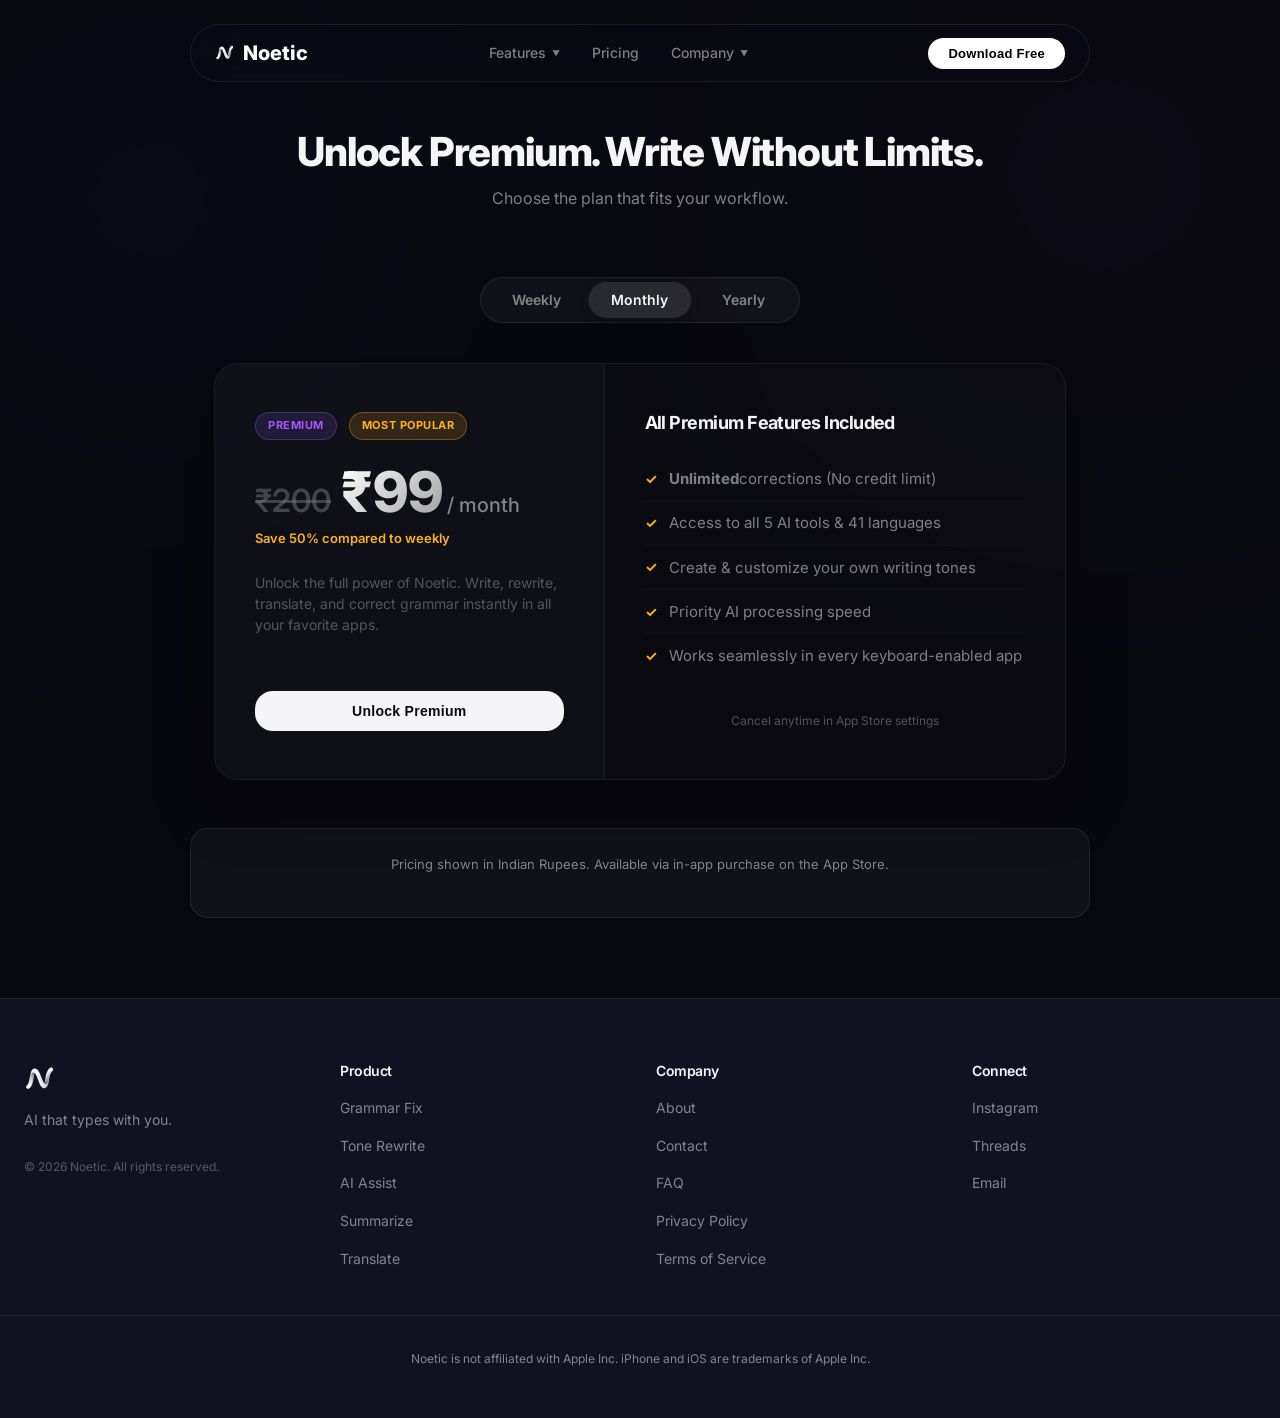
<file: pricing.html>
<!DOCTYPE html>
<html lang="en">
<head>
  <meta charset="UTF-8">
  <meta name="viewport" content="width=device-width, initial-scale=1.0">
  <meta name="description" content="Noetic Pricing — Unlock Premium and write without limits. Choose the plan that fits your workflow.">
  <meta property="og:title" content="Pricing — Noetic">
  <meta property="og:description" content="Unlock Noetic Premium. Choose weekly, monthly, or yearly plans.">
  <meta property="og:image" content="noetic-logo.png">
  <meta name="twitter:card" content="summary_large_image">
  <meta name="twitter:title" content="Pricing — Noetic">
  <meta name="twitter:description" content="Unlock Noetic Premium. Choose weekly, monthly, or yearly plans.">
  <meta name="twitter:image" content="noetic-logo.png">
  <link rel="canonical" href="https://www.noetickeyboard.com/pricing">
  <link rel="icon" href="noetic-logo.png" media="(prefers-color-scheme: dark)">
  <link rel="icon" href="NoeticLogoblack.png" media="(prefers-color-scheme: light)">
  <title>Pricing — Noetic</title>
  <link rel="preconnect" href="https://fonts.googleapis.com">
  <link rel="preconnect" href="https://fonts.gstatic.com" crossorigin>
  <link href="https://fonts.googleapis.com/css2?family=Inter:wght@200;300;400;500;600;700;800&display=swap" rel="stylesheet">
  <link rel="stylesheet" href="style.css?v=2.1">
</head>
<body>

<!-- NAVIGATION -->
<nav>
  <div class="nav-container">
    <div class="nav-logo" onclick="window.location.href='/'">
      <img src="noetic-logo.png" alt="Noetic Logo" class="logo-img">
      <span class="logo-text">Noetic</span>
    </div>
    <ul class="nav-links">
      <li class="nav-dropdown-wrapper">
        <a class="nav-dropdown-toggle">Features <span class="chevron">▼</span></a>
        <div class="nav-dropdown-menu">
          <a href="/#feature-grammar" class="dropdown-item">
            <svg class="dropdown-icon" viewBox="0 0 24 24" fill="none" stroke="currentColor" stroke-width="2" stroke-linecap="round" stroke-linejoin="round"><path d="M12 20h9"></path><path d="M16.5 3.5a2.121 2.121 0 0 1 3 3L7 19l-4 1 1-4L16.5 3.5z"></path></svg>
            <span class="dropdown-dot">•</span>
            <span class="dropdown-label">Grammar Fix</span>
          </a>
          <a href="/#feature-tone" class="dropdown-item">
            <svg class="dropdown-icon" viewBox="0 0 24 24" fill="none" stroke="currentColor" stroke-width="2" stroke-linecap="round" stroke-linejoin="round"><path d="M12 2a3 3 0 0 0-3 3v7a3 3 0 0 0 6 0V5a3 3 0 0 0-3-3z"></path><path d="M19 10v2a7 7 0 0 1-14 0v-2"></path><line x1="12" y1="19" x2="12" y2="22"></line></svg>
            <span class="dropdown-dot">•</span>
            <span class="dropdown-label">Tone Rewrite</span>
          </a>
          <a href="/#feature-assist" class="dropdown-item">
            <svg class="dropdown-icon" viewBox="0 0 24 24" fill="none" stroke="currentColor" stroke-width="2" stroke-linecap="round" stroke-linejoin="round"><path d="M15 4V2"></path><path d="M15 16v-2"></path><path d="M8 9h2"></path><path d="M20 9h2"></path><path d="M17.8 5.2l-1.4 1.4"></path><path d="M13.6 9.4l-1.4 1.4"></path><path d="M17.8 12.8l-1.4-1.4"></path><path d="M13.6 8.6l-1.4-1.4"></path><path d="M18 9l-4.5 4.5"></path><path d="M13 14l-6 6"></path></svg>
            <span class="dropdown-dot">•</span>
            <span class="dropdown-label">AI Assist</span>
          </a>
          <a href="/#feature-summarize" class="dropdown-item">
            <svg class="dropdown-icon" viewBox="0 0 24 24" fill="none" stroke="currentColor" stroke-width="2" stroke-linecap="round" stroke-linejoin="round"><line x1="8" y1="6" x2="21" y2="6"></line><line x1="8" y1="12" x2="21" y2="12"></line><line x1="8" y1="18" x2="21" y2="18"></line><line x1="3" y1="6" x2="3.01" y2="6"></line><line x1="3" y1="12" x2="3.01" y2="12"></line><line x1="3" y1="18" x2="3.01" y2="18"></line></svg>
            <span class="dropdown-dot">•</span>
            <span class="dropdown-label">Summarize</span>
          </a>
          <a href="/#feature-translate" class="dropdown-item">
            <svg class="dropdown-icon" viewBox="0 0 24 24" fill="none" stroke="currentColor" stroke-width="2" stroke-linecap="round" stroke-linejoin="round"><circle cx="12" cy="12" r="10"></circle><line x1="2" y1="12" x2="22" y2="12"></line><path d="M12 2a15.3 15.3 0 0 1 4 10 15.3 15.3 0 0 1-4 10 15.3 15.3 0 0 1-4-10 15.3 15.3 0 0 1 4-10z"></path></svg>
            <span class="dropdown-dot">•</span>
            <span class="dropdown-label">Translate</span>
          </a>
        </div>
      </li>
      <li><a href="pricing">Pricing</a></li>
      <li class="nav-dropdown-wrapper">
        <a class="nav-dropdown-toggle">Company <span class="chevron">▼</span></a>
        <div class="nav-dropdown-menu">
          <a href="contact" class="dropdown-item">
            <svg class="dropdown-icon" viewBox="0 0 24 24" fill="none" stroke="currentColor" stroke-width="2" stroke-linecap="round" stroke-linejoin="round"><path d="M4 4h16c1.1 0 2 .9 2 2v12c0 1.1-.9 2-2 2H4c-1.1 0-2-.9-2-2V6c0-1.1.9-2 2-2z"></path><polyline points="22,6 12,13 2,6"></polyline></svg>
            <span class="dropdown-dot">•</span>
            <span class="dropdown-label">Contact</span>
          </a>
          <a href="about" class="dropdown-item">
            <svg class="dropdown-icon" viewBox="0 0 24 24" fill="none" stroke="currentColor" stroke-width="2" stroke-linecap="round" stroke-linejoin="round"><circle cx="12" cy="12" r="10"></circle><line x1="12" y1="16" x2="12" y2="12"></line><line x1="12" y1="8" x2="12.01" y2="8"></line></svg>
            <span class="dropdown-dot">•</span>
            <span class="dropdown-label">About</span>
          </a>
          <a href="support" class="dropdown-item">
            <svg class="dropdown-icon" viewBox="0 0 24 24" fill="none" stroke="currentColor" stroke-width="2" stroke-linecap="round" stroke-linejoin="round"><circle cx="12" cy="12" r="10"></circle><path d="M9.09 9a3 3 0 0 1 5.83 1c0 2-3 3-3 3"></path><line x1="12" y1="17" x2="12.01" y2="17"></line></svg>
            <span class="dropdown-dot">•</span>
            <span class="dropdown-label">FAQ</span>
          </a>
          <a href="privacy" class="dropdown-item">
            <svg class="dropdown-icon" viewBox="0 0 24 24" fill="none" stroke="currentColor" stroke-width="2" stroke-linecap="round" stroke-linejoin="round"><rect x="3" y="11" width="18" height="11" rx="2" ry="2"></rect><path d="M7 11V7a5 5 0 0 1 10 0v4"></path></svg>
            <span class="dropdown-dot">•</span>
            <span class="dropdown-label">Privacy policy</span>
          </a>
          <a href="terms" class="dropdown-item">
            <svg class="dropdown-icon" viewBox="0 0 24 24" fill="none" stroke="currentColor" stroke-width="2" stroke-linecap="round" stroke-linejoin="round"><circle cx="12" cy="12" r="10"></circle><line x1="12" y1="8" x2="12" y2="16"></line><path d="M16 8h-4a2 2 0 0 0 0 4h4a2 2 0 0 1 0 4h-4"></path></svg>
            <span class="dropdown-dot">•</span>
            <span class="dropdown-label">Terms of Use</span>
          </a>
        </div>
      </li>
    </ul>
    <button class="btn btn-primary nav-cta" onclick="window.location.href='#'">Download Free</button>
    <button class="hamburger">
      <span></span>
      <span></span>
      <span></span>
    </button>
  </div>
  <div class="nav-mobile">
    <ul>
      <li><a href="/#features">Features</a></li>
      <li class="mobile-sub-link"><a href="/#feature-grammar">• Grammar Fix</a></li>
      <li class="mobile-sub-link"><a href="/#feature-tone">• Tone Rewrite</a></li>
      <li class="mobile-sub-link"><a href="/#feature-assist">• AI Assist</a></li>
      <li class="mobile-sub-link"><a href="/#feature-summarize">• Summarize</a></li>
      <li class="mobile-sub-link"><a href="/#feature-translate">• Translate</a></li>
      <li><a href="pricing">Pricing</a></li>
      <li style="border-top: 1px solid rgba(255,255,255,0.05); padding-top: 10px; margin-top: 10px; font-weight: bold; color: var(--text-tertiary); font-size: 11px; letter-spacing: 0.05em; text-transform: uppercase;">Company</li>
      <li><a href="about">About</a></li>
      <li><a href="contact">Contact</a></li>
      <li><a href="support">FAQ</a></li>
      <li><a href="privacy">Privacy Policy</a></li>
      <li><a href="terms">Terms of Use</a></li>
      <li><button class="btn btn-primary" style="width: 100%; margin-top: 15px;" onclick="window.location.href='#'">Download Free</button></li>
    </ul>
  </div>
</nav>

<!-- PRICING SECTION -->
<section class="section" style="position: relative; padding: 8rem 0 5rem 0;">
  <div class="orb orb-1" style="top: -100px; left: -150px;"></div>
  <div class="orb orb-2" style="bottom: -50px; right: -100px;"></div>
  
  <div class="container reveal" style="position: relative; z-index: 1;">
    <h1 style="text-align: center; margin-bottom: 0.5rem; font-size: 2.5rem; font-weight: 800;">Unlock Premium. Write Without Limits.</h1>
    <p style="text-align: center; color: var(--text-secondary); margin-bottom: 4rem;">Choose the plan that fits your workflow.</p>
    
    <div class="pricing-section-container">
      <!-- iOS Segmented Control (hstack) -->
      <div class="pricing-selector-container">
        <div class="ios-segmented-control">
          <div class="ios-segment-slider"></div>
          <button class="ios-segment-btn" data-plan="weekly" onclick="selectPlan('weekly')">Weekly</button>
          <button class="ios-segment-btn active" data-plan="monthly" onclick="selectPlan('monthly')">Monthly</button>
          <button class="ios-segment-btn" data-plan="yearly" onclick="selectPlan('yearly')">Yearly</button>
        </div>
      </div>

      <!-- Horizontal Pricing Sheet -->
      <div class="premium-horizontal-sheet">
        <div class="pricing-sheet-left">
          <div class="pricing-sheet-badge-row">
            <span class="pricing-sheet-badge">Premium</span>
            <span class="pricing-sheet-tag" id="plan-tag">Most Popular</span>
          </div>
          
          <div class="price-display-wrapper">
            <div class="price-display-amount">
              <span id="display-strike-price" class="price-display-strike">₹200</span>
              <span id="display-price">₹99</span>
              <span class="price-display-period" id="display-period">/ month</span>
            </div>
            <div class="price-savings-alert" id="display-savings">Save 50% compared to weekly</div>
          </div>
          
          <p class="pricing-sheet-desc">
            Unlock the full power of Noetic. Write, rewrite, translate, and correct grammar instantly in all your favorite apps.
          </p>
          
          <button class="btn btn-primary pricing-cta" onclick="window.location.href='#'" style="width: 100%;">Unlock Premium</button>
        </div>
        
        <div class="pricing-sheet-right">
          <h3 style="font-size: 18px; font-weight: 700; margin-bottom: 1.5rem; color: var(--text-primary);">All Premium Features Included</h3>
          <ul class="pricing-sheet-features-list">
            <li><strong>Unlimited</strong> corrections (No credit limit)</li>
            <li>Access to all 5 AI tools & 41 languages</li>
            <li>Create & customize your own writing tones</li>
            <li>Priority AI processing speed</li>
            <li>Works seamlessly in every keyboard-enabled app</li>
          </ul>
          <p style="font-size: 12px; color: var(--text-tertiary); text-align: center; margin: 0;">Cancel anytime in App Store settings</p>
        </div>
      </div>
    </div>
    
    <div style="text-align: center; background: var(--surface); padding: 1.5rem; border-radius: var(--radius-md); border: 1px solid var(--border); margin-top: 3rem; max-width: 900px; margin-left: auto; margin-right: auto;">
      <p style="font-size: 13px; color: var(--text-secondary);">Pricing shown in Indian Rupees. Available via in-app purchase on the App Store.</p>
    </div>
  </div>
</section>

<!-- FOOTER -->
<footer>
  <div class="footer-content">
    <div class="footer-column">
      <div class="footer-logo">
        <img src="noetic-logo.png" alt="Noetic" class="logo-img" style="width: 32px; height: 32px;" loading="lazy" onerror="this.style.display='none'; this.nextElementSibling.style.display='inline';">
        <span class="logo-text" style="display:none; font-weight: 700;">Noetic</span>
        <p class="footer-tagline">AI that types with you.</p>
        <p class="footer-copyright">© 2026 Noetic. All rights reserved.</p>
      </div>
    </div>
    
    <div class="footer-column">
      <h4>Product</h4>
      <ul>
        <li><a href="/#features">Grammar Fix</a></li>
        <li><a href="/#features">Tone Rewrite</a></li>
        <li><a href="/#features">AI Assist</a></li>
        <li><a href="/#features">Summarize</a></li>
        <li><a href="/#features">Translate</a></li>
      </ul>
    </div>
    
    <div class="footer-column">
      <h4>Company</h4>
      <ul>
        <li><a href="about">About</a></li>
        <li><a href="contact">Contact</a></li>
        <li><a href="support">FAQ</a></li>
        <li><a href="privacy">Privacy Policy</a></li>
        <li><a href="terms">Terms of Service</a></li>
      </ul>
    </div>
    
    <div class="footer-column">
      <h4>Connect</h4>
      <ul>
        <li><a href="https://www.instagram.com/noetic_aikeyboard" target="_blank" rel="noopener noreferrer">Instagram</a></li>
        <li><a href="https://www.threads.com/@noetic_aikeyboard" target="_blank" rel="noopener noreferrer">Threads</a></li>
        <li><a href="mailto:noeticaikeyboard@gmail.com">Email</a></li>
      </ul>
    </div>
  </div>
  
  <div class="footer-bottom">
    <p>Noetic is not affiliated with Apple Inc. iPhone and iOS are trademarks of Apple Inc.</p>
  </div>
</footer>

<script src="animations.js"></script>
</body>
</html>
</file>
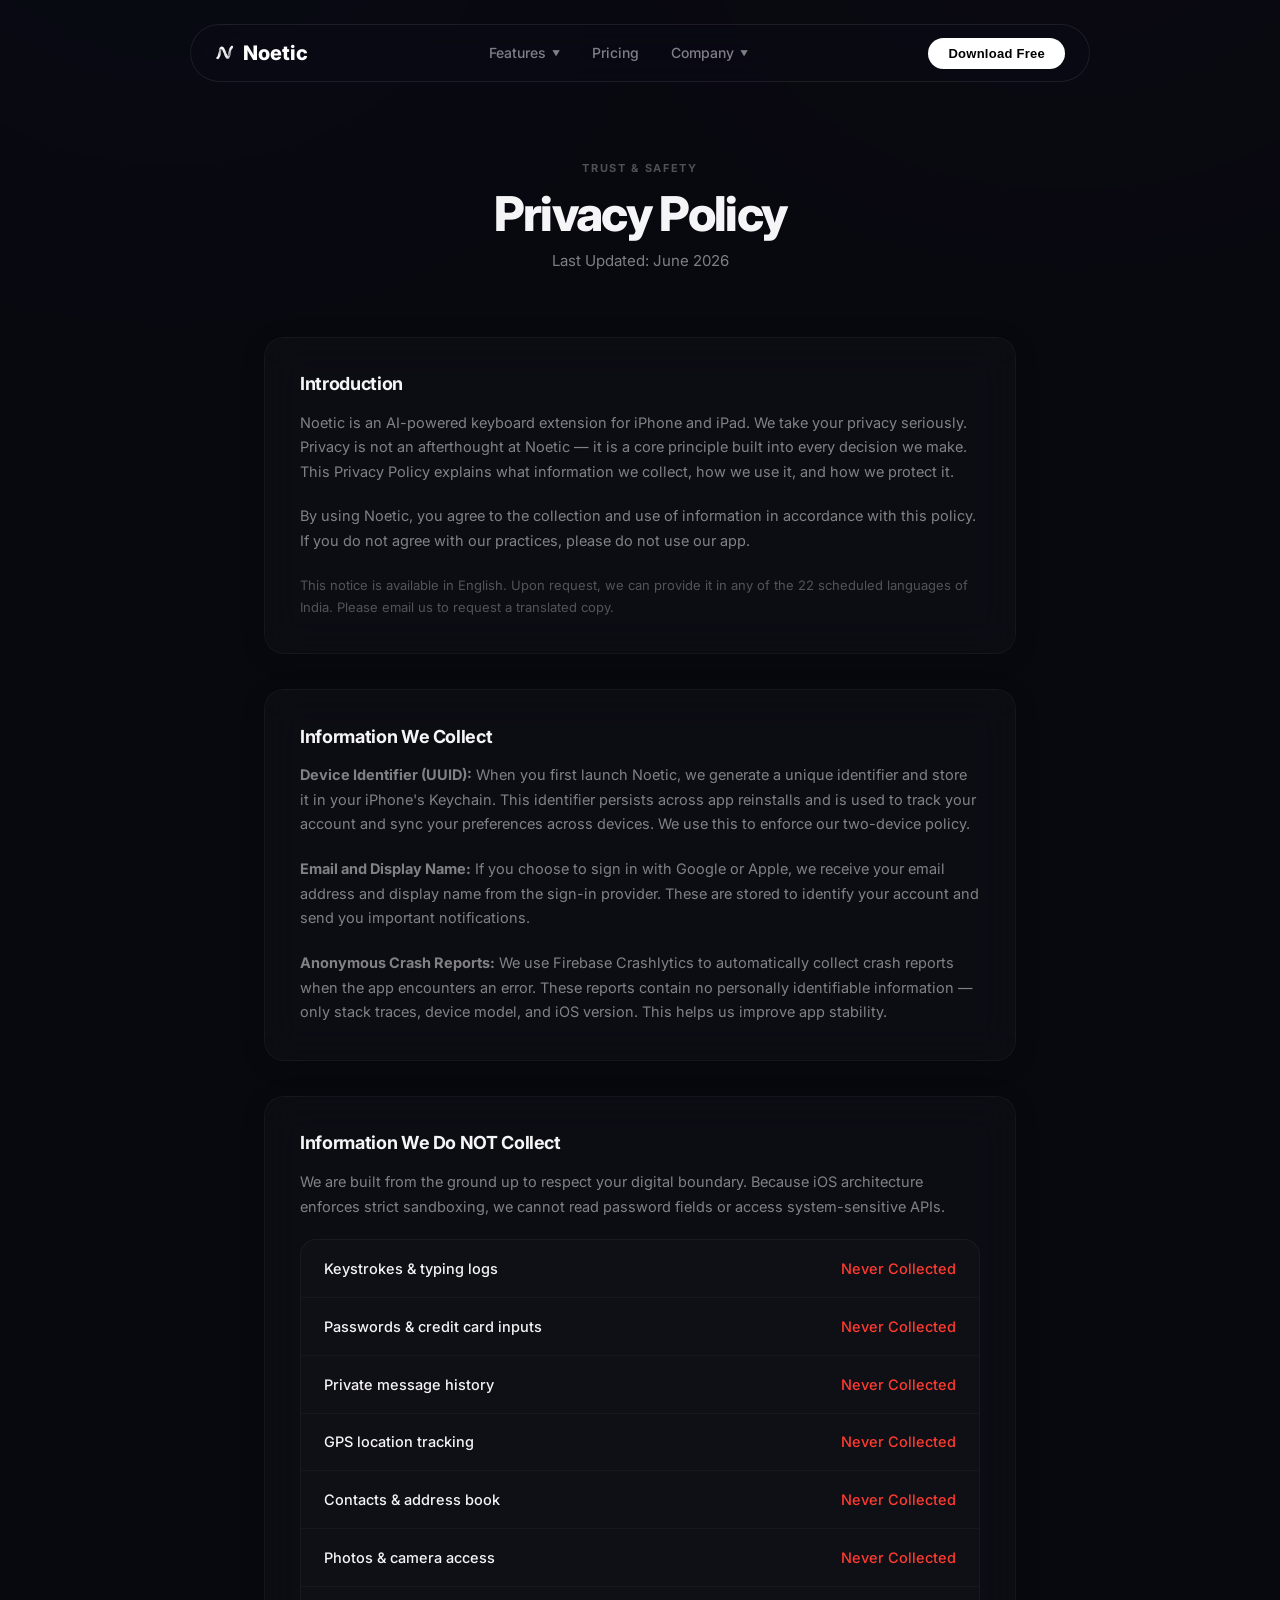
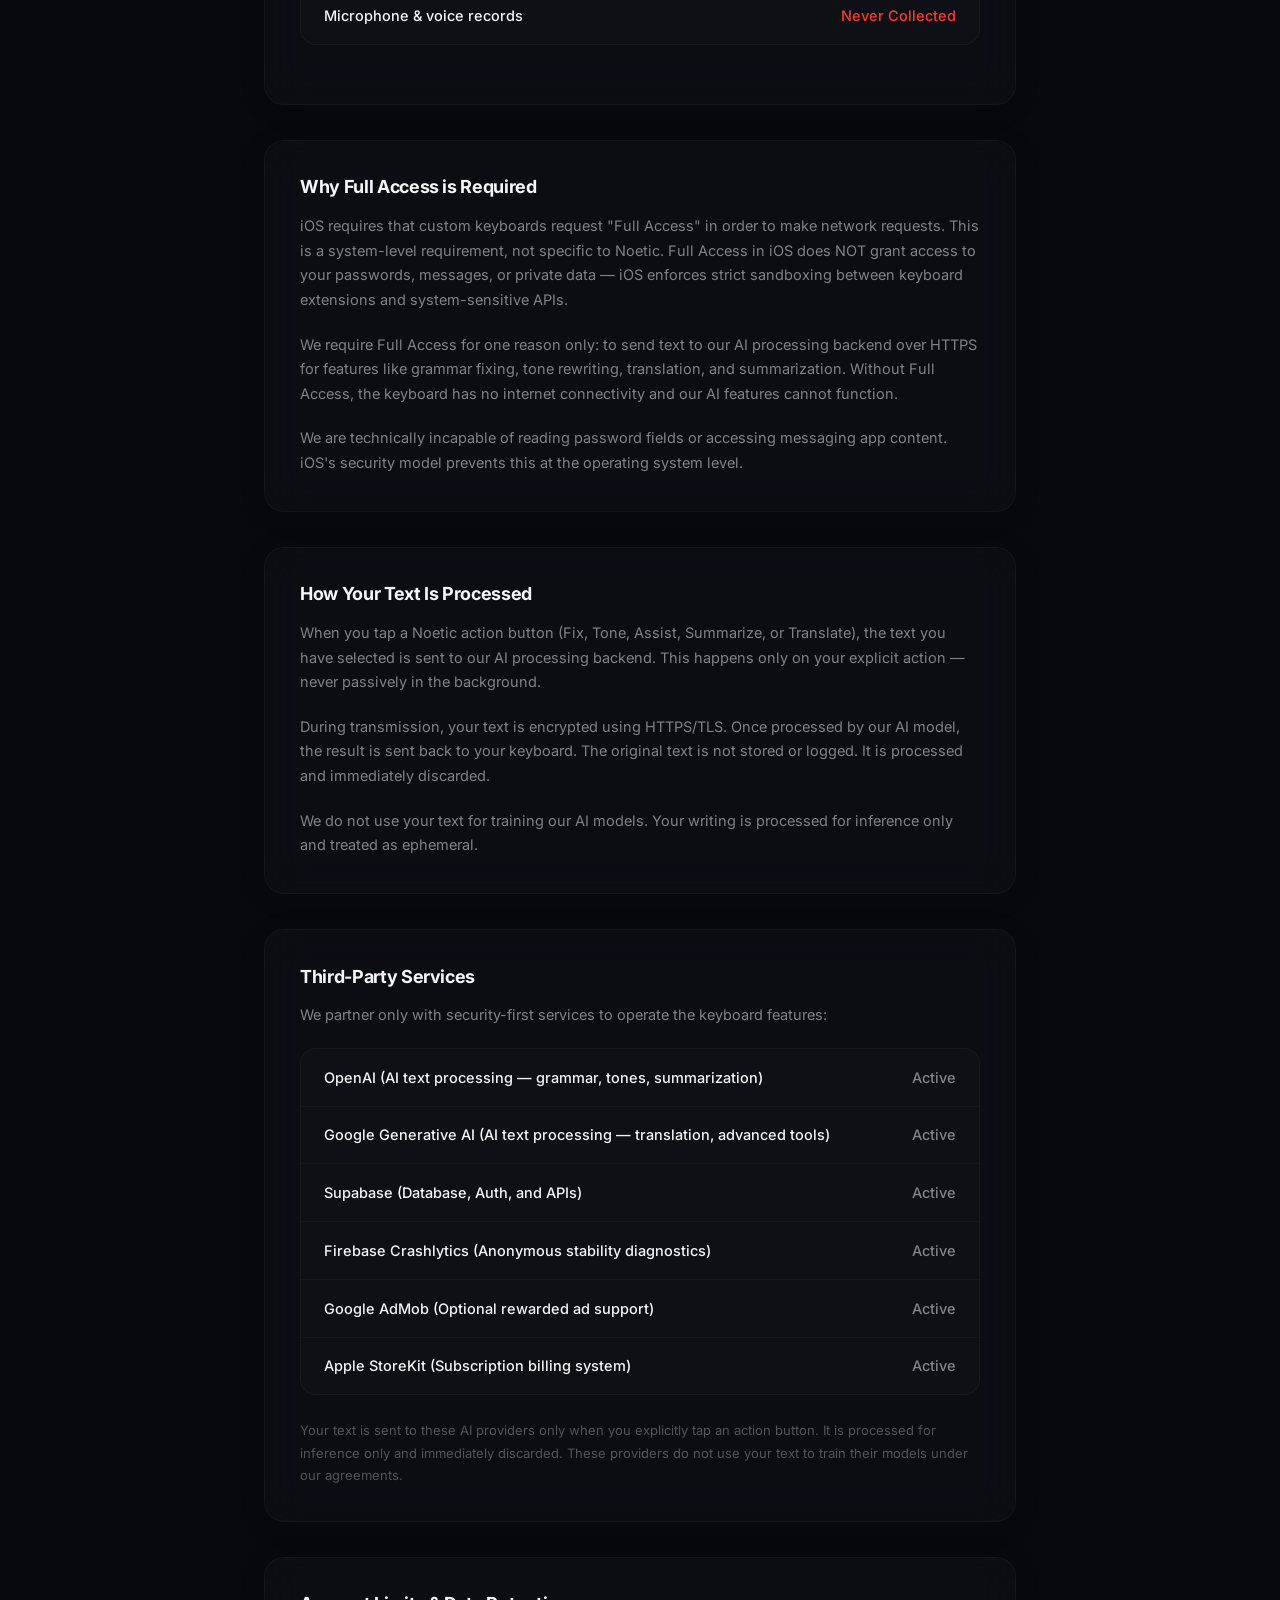
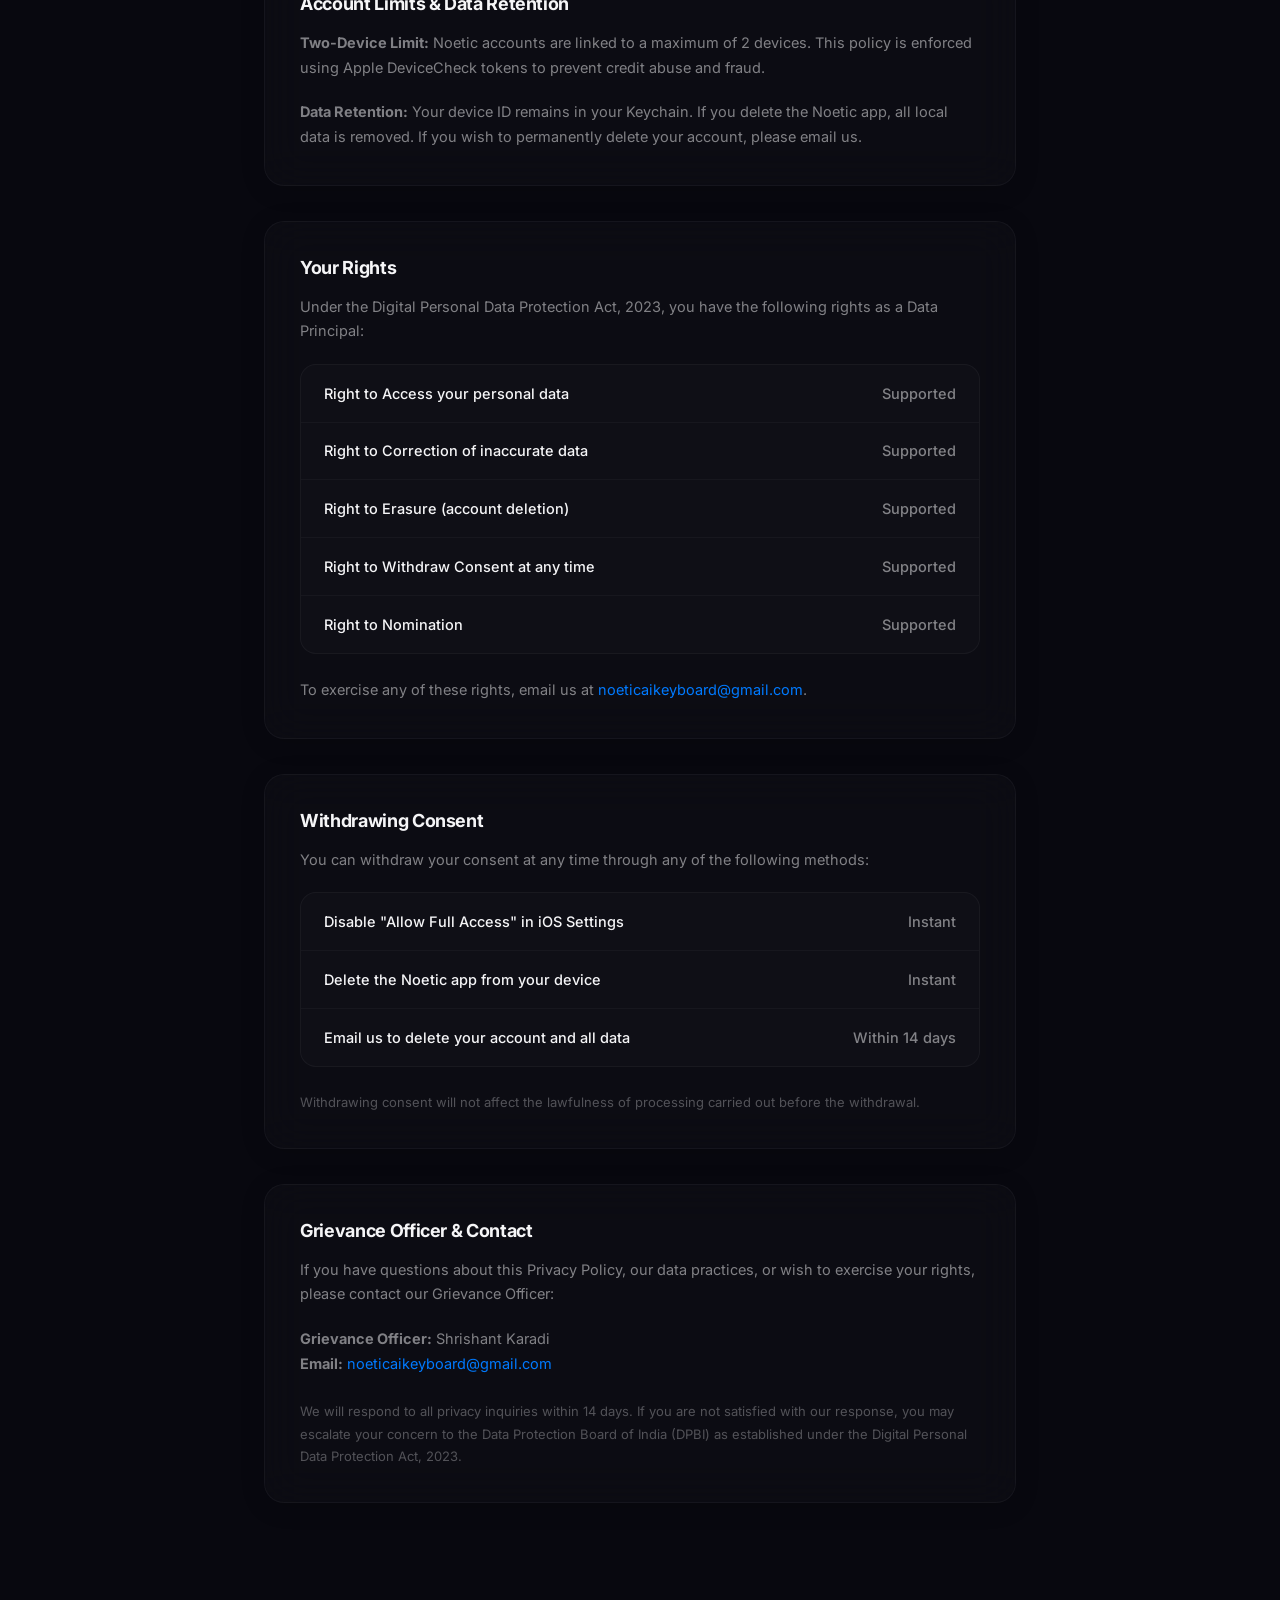
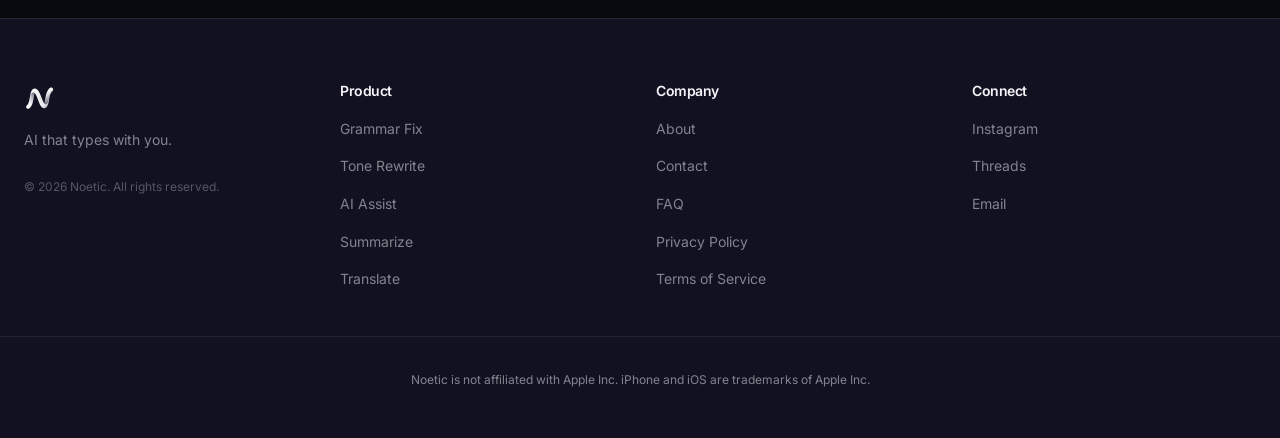
<file: privacy.html>
<!DOCTYPE html>
<html lang="en">
<head>
  <meta charset="UTF-8">
  <meta name="viewport" content="width=device-width, initial-scale=1.0">
  <meta name="description" content="Noetic Privacy Policy — We never read your keyboard. Learn about our privacy practices.">
  <meta property="og:title" content="Noetic — Privacy Policy">
  <meta property="og:description" content="Learn how Noetic handles your data and protects your privacy.">
  <meta property="og:image" content="noetic-logo.png">
  <meta name="twitter:card" content="summary_large_image">
  <meta name="twitter:title" content="Privacy Policy — Noetic">
  <meta name="twitter:description" content="Learn how Noetic handles your data and protects your privacy.">
  <meta name="twitter:image" content="noetic-logo.png">
  <link rel="canonical" href="https://www.noetickeyboard.com/privacy">
  <link rel="icon" href="noetic-logo.png" media="(prefers-color-scheme: dark)">
  <link rel="icon" href="NoeticLogoblack.png" media="(prefers-color-scheme: light)">
  <title>Privacy Policy — Noetic</title>
  <link rel="preconnect" href="https://fonts.googleapis.com">
  <link rel="preconnect" href="https://fonts.gstatic.com" crossorigin>
  <link href="https://fonts.googleapis.com/css2?family=Inter:wght@200;300;400;500;600;700;800&display=swap" rel="stylesheet">
  <link rel="stylesheet" href="style.css?v=2.1">
</head>
<body>

<!-- NAVIGATION -->
<nav>
  <div class="nav-container">
    <div class="nav-logo" onclick="window.location.href='/'">
      <img src="noetic-logo.png" alt="Noetic Logo" class="logo-img">
      <span class="logo-text">Noetic</span>
    </div>
    <ul class="nav-links">
      <li class="nav-dropdown-wrapper">
        <a class="nav-dropdown-toggle">Features <span class="chevron">▼</span></a>
        <div class="nav-dropdown-menu">
          <a href="/#feature-grammar" class="dropdown-item">
            <svg class="dropdown-icon" viewBox="0 0 24 24" fill="none" stroke="currentColor" stroke-width="2" stroke-linecap="round" stroke-linejoin="round"><path d="M12 20h9"></path><path d="M16.5 3.5a2.121 2.121 0 0 1 3 3L7 19l-4 1 1-4L16.5 3.5z"></path></svg>
            <span class="dropdown-dot">•</span>
            <span class="dropdown-label">Grammar Fix</span>
          </a>
          <a href="/#feature-tone" class="dropdown-item">
            <svg class="dropdown-icon" viewBox="0 0 24 24" fill="none" stroke="currentColor" stroke-width="2" stroke-linecap="round" stroke-linejoin="round"><path d="M12 2a3 3 0 0 0-3 3v7a3 3 0 0 0 6 0V5a3 3 0 0 0-3-3z"></path><path d="M19 10v2a7 7 0 0 1-14 0v-2"></path><line x1="12" y1="19" x2="12" y2="22"></line></svg>
            <span class="dropdown-dot">•</span>
            <span class="dropdown-label">Tone Rewrite</span>
          </a>
          <a href="/#feature-assist" class="dropdown-item">
            <svg class="dropdown-icon" viewBox="0 0 24 24" fill="none" stroke="currentColor" stroke-width="2" stroke-linecap="round" stroke-linejoin="round"><path d="M15 4V2"></path><path d="M15 16v-2"></path><path d="M8 9h2"></path><path d="M20 9h2"></path><path d="M17.8 5.2l-1.4 1.4"></path><path d="M13.6 9.4l-1.4 1.4"></path><path d="M17.8 12.8l-1.4-1.4"></path><path d="M13.6 8.6l-1.4-1.4"></path><path d="M18 9l-4.5 4.5"></path><path d="M13 14l-6 6"></path></svg>
            <span class="dropdown-dot">•</span>
            <span class="dropdown-label">AI Assist</span>
          </a>
          <a href="/#feature-summarize" class="dropdown-item">
            <svg class="dropdown-icon" viewBox="0 0 24 24" fill="none" stroke="currentColor" stroke-width="2" stroke-linecap="round" stroke-linejoin="round"><line x1="8" y1="6" x2="21" y2="6"></line><line x1="8" y1="12" x2="21" y2="12"></line><line x1="8" y1="18" x2="21" y2="18"></line><line x1="3" y1="6" x2="3.01" y2="6"></line><line x1="3" y1="12" x2="3.01" y2="12"></line><line x1="3" y1="18" x2="3.01" y2="18"></line></svg>
            <span class="dropdown-dot">•</span>
            <span class="dropdown-label">Summarize</span>
          </a>
          <a href="/#feature-translate" class="dropdown-item">
            <svg class="dropdown-icon" viewBox="0 0 24 24" fill="none" stroke="currentColor" stroke-width="2" stroke-linecap="round" stroke-linejoin="round"><circle cx="12" cy="12" r="10"></circle><line x1="2" y1="12" x2="22" y2="12"></line><path d="M12 2a15.3 15.3 0 0 1 4 10 15.3 15.3 0 0 1-4 10 15.3 15.3 0 0 1-4-10 15.3 15.3 0 0 1 4-10z"></path></svg>
            <span class="dropdown-dot">•</span>
            <span class="dropdown-label">Translate</span>
          </a>
        </div>
      </li>
      <li><a href="pricing">Pricing</a></li>
      <li class="nav-dropdown-wrapper">
        <a class="nav-dropdown-toggle">Company <span class="chevron">▼</span></a>
        <div class="nav-dropdown-menu">
          <a href="contact" class="dropdown-item">
            <svg class="dropdown-icon" viewBox="0 0 24 24" fill="none" stroke="currentColor" stroke-width="2" stroke-linecap="round" stroke-linejoin="round"><path d="M4 4h16c1.1 0 2 .9 2 2v12c0 1.1-.9 2-2 2H4c-1.1 0-2-.9-2-2V6c0-1.1.9-2 2-2z"></path><polyline points="22,6 12,13 2,6"></polyline></svg>
            <span class="dropdown-dot">•</span>
            <span class="dropdown-label">Contact</span>
          </a>
          <a href="about" class="dropdown-item">
            <svg class="dropdown-icon" viewBox="0 0 24 24" fill="none" stroke="currentColor" stroke-width="2" stroke-linecap="round" stroke-linejoin="round"><circle cx="12" cy="12" r="10"></circle><line x1="12" y1="16" x2="12" y2="12"></line><line x1="12" y1="8" x2="12.01" y2="8"></line></svg>
            <span class="dropdown-dot">•</span>
            <span class="dropdown-label">About</span>
          </a>
          <a href="support" class="dropdown-item">
            <svg class="dropdown-icon" viewBox="0 0 24 24" fill="none" stroke="currentColor" stroke-width="2" stroke-linecap="round" stroke-linejoin="round"><circle cx="12" cy="12" r="10"></circle><path d="M9.09 9a3 3 0 0 1 5.83 1c0 2-3 3-3 3"></path><line x1="12" y1="17" x2="12.01" y2="17"></line></svg>
            <span class="dropdown-dot">•</span>
            <span class="dropdown-label">FAQ</span>
          </a>
          <a href="privacy" class="dropdown-item">
            <svg class="dropdown-icon" viewBox="0 0 24 24" fill="none" stroke="currentColor" stroke-width="2" stroke-linecap="round" stroke-linejoin="round"><rect x="3" y="11" width="18" height="11" rx="2" ry="2"></rect><path d="M7 11V7a5 5 0 0 1 10 0v4"></path></svg>
            <span class="dropdown-dot">•</span>
            <span class="dropdown-label">Privacy policy</span>
          </a>
          <a href="terms" class="dropdown-item">
            <svg class="dropdown-icon" viewBox="0 0 24 24" fill="none" stroke="currentColor" stroke-width="2" stroke-linecap="round" stroke-linejoin="round"><circle cx="12" cy="12" r="10"></circle><line x1="12" y1="8" x2="12" y2="16"></line><path d="M16 8h-4a2 2 0 0 0 0 4h4a2 2 0 0 1 0 4h-4"></path></svg>
            <span class="dropdown-dot">•</span>
            <span class="dropdown-label">Terms of Use</span>
          </a>
        </div>
      </li>
    </ul>
    <button class="btn btn-primary nav-cta" onclick="window.location.href='#'">Download Free</button>
    <button class="hamburger">
      <span></span>
      <span></span>
      <span></span>
    </button>
  </div>
  <div class="nav-mobile">
    <ul>
      <li><a href="/#features">Features</a></li>
      <li class="mobile-sub-link"><a href="/#feature-grammar">• Grammar Fix</a></li>
      <li class="mobile-sub-link"><a href="/#feature-tone">• Tone Rewrite</a></li>
      <li class="mobile-sub-link"><a href="/#feature-assist">• AI Assist</a></li>
      <li class="mobile-sub-link"><a href="/#feature-summarize">• Summarize</a></li>
      <li class="mobile-sub-link"><a href="/#feature-translate">• Translate</a></li>
      <li><a href="pricing">Pricing</a></li>
      <li style="border-top: 1px solid rgba(255,255,255,0.05); padding-top: 10px; margin-top: 10px; font-weight: bold; color: var(--text-tertiary); font-size: 11px; letter-spacing: 0.05em; text-transform: uppercase;">Company</li>
      <li><a href="about">About</a></li>
      <li><a href="contact">Contact</a></li>
      <li><a href="support">FAQ</a></li>
      <li><a href="privacy">Privacy Policy</a></li>
      <li><a href="terms">Terms of Use</a></li>
      <li><button class="btn btn-primary" style="width: 100%; margin-top: 15px;" onclick="window.location.href='#'">Download Free</button></li>
    </ul>
  </div>
</nav>

<!-- MAIN CONTENT -->
<section class="section" style="position: relative; padding: 10rem 0 5rem 0; overflow: hidden;">
  <div class="orb orb-1" style="top: -10%; left: -10%;"></div>
  <div class="orb orb-2" style="bottom: 10%; right: -5%;"></div>
  
  <div style="max-width: 800px; margin: 0 auto; padding: 0 1.5rem;">
    <div style="text-align: center; margin-bottom: 4rem;">
      <span class="doc-pretitle">TRUST & SAFETY</span>
      <h1 class="doc-title">Privacy Policy</h1>
      <p class="doc-subtitle">Last Updated: June 2026</p>
    </div>
    
    <!-- Introduction -->
    <div class="ios-card">
      <h2>Introduction</h2>
      <p>Noetic is an AI-powered keyboard extension for iPhone and iPad. We take your privacy seriously. Privacy is not an afterthought at Noetic — it is a core principle built into every decision we make. This Privacy Policy explains what information we collect, how we use it, and how we protect it.</p>
      <p>By using Noetic, you agree to the collection and use of information in accordance with this policy. If you do not agree with our practices, please do not use our app.</p>
      <p style="margin-top: 1rem; color: var(--text-tertiary); font-size: 13px;">This notice is available in English. Upon request, we can provide it in any of the 22 scheduled languages of India. Please email us to request a translated copy.</p>
    </div>
    
    <!-- Information We Collect -->
    <div class="ios-card">
      <h2>Information We Collect</h2>
      <p><strong>Device Identifier (UUID):</strong> When you first launch Noetic, we generate a unique identifier and store it in your iPhone's Keychain. This identifier persists across app reinstalls and is used to track your account and sync your preferences across devices. We use this to enforce our two-device policy.</p>
      <p><strong>Email and Display Name:</strong> If you choose to sign in with Google or Apple, we receive your email address and display name from the sign-in provider. These are stored to identify your account and send you important notifications.</p>
      <p><strong>Anonymous Crash Reports:</strong> We use Firebase Crashlytics to automatically collect crash reports when the app encounters an error. These reports contain no personally identifiable information — only stack traces, device model, and iOS version. This helps us improve app stability.</p>
    </div>
    
    <!-- Information We Do NOT Collect -->
    <div class="ios-card">
      <h2>Information We Do NOT Collect</h2>
      <p>We are built from the ground up to respect your digital boundary. Because iOS architecture enforces strict sandboxing, we cannot read password fields or access system-sensitive APIs.</p>
      
      <ul class="ios-list">
        <li class="ios-list-item">
          <span class="ios-list-label">Keystrokes & typing logs</span>
          <span class="ios-list-value value-blocked">Never Collected</span>
        </li>
        <li class="ios-list-item">
          <span class="ios-list-label">Passwords & credit card inputs</span>
          <span class="ios-list-value value-blocked">Never Collected</span>
        </li>
        <li class="ios-list-item">
          <span class="ios-list-label">Private message history</span>
          <span class="ios-list-value value-blocked">Never Collected</span>
        </li>
        <li class="ios-list-item">
          <span class="ios-list-label">GPS location tracking</span>
          <span class="ios-list-value value-blocked">Never Collected</span>
        </li>
        <li class="ios-list-item">
          <span class="ios-list-label">Contacts & address book</span>
          <span class="ios-list-value value-blocked">Never Collected</span>
        </li>
        <li class="ios-list-item">
          <span class="ios-list-label">Photos & camera access</span>
          <span class="ios-list-value value-blocked">Never Collected</span>
        </li>
        <li class="ios-list-item">
          <span class="ios-list-label">Microphone & voice records</span>
          <span class="ios-list-value value-blocked">Never Collected</span>
        </li>
      </ul>
    </div>
    
    <!-- Why Full Access is Required -->
    <div class="ios-card">
      <h2>Why Full Access is Required</h2>
      <p>iOS requires that custom keyboards request "Full Access" in order to make network requests. This is a system-level requirement, not specific to Noetic. Full Access in iOS does NOT grant access to your passwords, messages, or private data — iOS enforces strict sandboxing between keyboard extensions and system-sensitive APIs.</p>
      <p>We require Full Access for one reason only: to send text to our AI processing backend over HTTPS for features like grammar fixing, tone rewriting, translation, and summarization. Without Full Access, the keyboard has no internet connectivity and our AI features cannot function.</p>
      <p>We are technically incapable of reading password fields or accessing messaging app content. iOS's security model prevents this at the operating system level.</p>
    </div>
    
    <!-- How Your Text Is Processed -->
    <div class="ios-card">
      <h2>How Your Text Is Processed</h2>
      <p>When you tap a Noetic action button (Fix, Tone, Assist, Summarize, or Translate), the text you have selected is sent to our AI processing backend. This happens only on your explicit action — never passively in the background.</p>
      <p>During transmission, your text is encrypted using HTTPS/TLS. Once processed by our AI model, the result is sent back to your keyboard. The original text is not stored or logged. It is processed and immediately discarded.</p>
      <p>We do not use your text for training our AI models. Your writing is processed for inference only and treated as ephemeral.</p>
    </div>
    
    <!-- Third-Party Services -->
    <div class="ios-card">
      <h2>Third-Party Services</h2>
      <p>We partner only with security-first services to operate the keyboard features:</p>
      <ul class="ios-list">
        <li class="ios-list-item">
          <span class="ios-list-label">OpenAI (AI text processing — grammar, tones, summarization)</span>
          <span class="ios-list-value">Active</span>
        </li>
        <li class="ios-list-item">
          <span class="ios-list-label">Google Generative AI (AI text processing — translation, advanced tools)</span>
          <span class="ios-list-value">Active</span>
        </li>
        <li class="ios-list-item">
          <span class="ios-list-label">Supabase (Database, Auth, and APIs)</span>
          <span class="ios-list-value">Active</span>
        </li>
        <li class="ios-list-item">
          <span class="ios-list-label">Firebase Crashlytics (Anonymous stability diagnostics)</span>
          <span class="ios-list-value">Active</span>
        </li>
        <li class="ios-list-item">
          <span class="ios-list-label">Google AdMob (Optional rewarded ad support)</span>
          <span class="ios-list-value">Active</span>
        </li>
        <li class="ios-list-item">
          <span class="ios-list-label">Apple StoreKit (Subscription billing system)</span>
          <span class="ios-list-value">Active</span>
        </li>
      </ul>
      <p style="margin-top: 1rem; color: var(--text-tertiary); font-size: 13px;">Your text is sent to these AI providers only when you explicitly tap an action button. It is processed for inference only and immediately discarded. These providers do not use your text to train their models under our agreements.</p>
    </div>
    
    <!-- Data Retention & Policies -->
    <div class="ios-card">
      <h2>Account Limits & Data Retention</h2>
      <p><strong>Two-Device Limit:</strong> Noetic accounts are linked to a maximum of 2 devices. This policy is enforced using Apple DeviceCheck tokens to prevent credit abuse and fraud.</p>
      <p><strong>Data Retention:</strong> Your device ID remains in your Keychain. If you delete the Noetic app, all local data is removed. If you wish to permanently delete your account, please email us.</p>
    </div>
    
    <!-- Your Rights -->
    <div class="ios-card">
      <h2>Your Rights</h2>
      <p>Under the Digital Personal Data Protection Act, 2023, you have the following rights as a Data Principal:</p>
      <ul class="ios-list">
        <li class="ios-list-item">
          <span class="ios-list-label">Right to Access your personal data</span>
          <span class="ios-list-value">Supported</span>
        </li>
        <li class="ios-list-item">
          <span class="ios-list-label">Right to Correction of inaccurate data</span>
          <span class="ios-list-value">Supported</span>
        </li>
        <li class="ios-list-item">
          <span class="ios-list-label">Right to Erasure (account deletion)</span>
          <span class="ios-list-value">Supported</span>
        </li>
        <li class="ios-list-item">
          <span class="ios-list-label">Right to Withdraw Consent at any time</span>
          <span class="ios-list-value">Supported</span>
        </li>
        <li class="ios-list-item">
          <span class="ios-list-label">Right to Nomination</span>
          <span class="ios-list-value">Supported</span>
        </li>
      </ul>
      <p style="margin-top: 1rem;">To exercise any of these rights, email us at <a href="mailto:noeticaikeyboard@gmail.com" style="color: var(--blue);">noeticaikeyboard@gmail.com</a>.</p>
    </div>
    
    <!-- Withdrawing Consent -->
    <div class="ios-card">
      <h2>Withdrawing Consent</h2>
      <p>You can withdraw your consent at any time through any of the following methods:</p>
      <ul class="ios-list">
        <li class="ios-list-item">
          <span class="ios-list-label">Disable "Allow Full Access" in iOS Settings</span>
          <span class="ios-list-value">Instant</span>
        </li>
        <li class="ios-list-item">
          <span class="ios-list-label">Delete the Noetic app from your device</span>
          <span class="ios-list-value">Instant</span>
        </li>
        <li class="ios-list-item">
          <span class="ios-list-label">Email us to delete your account and all data</span>
          <span class="ios-list-value">Within 14 days</span>
        </li>
      </ul>
      <p style="margin-top: 1rem; color: var(--text-tertiary); font-size: 13px;">Withdrawing consent will not affect the lawfulness of processing carried out before the withdrawal.</p>
    </div>
    
    <!-- Grievance Officer & Contact -->
    <div class="ios-card">
      <h2>Grievance Officer & Contact</h2>
      <p>If you have questions about this Privacy Policy, our data practices, or wish to exercise your rights, please contact our Grievance Officer:</p>
      <p style="margin-top: 1rem;">
        <strong>Grievance Officer:</strong> Shrishant Karadi<br>
        <strong>Email:</strong> <a href="mailto:noeticaikeyboard@gmail.com" style="color: var(--blue);">noeticaikeyboard@gmail.com</a>
      </p>
      <p style="margin-top: 1.5rem; color: var(--text-tertiary); font-size: 13px;">We will respond to all privacy inquiries within 14 days. If you are not satisfied with our response, you may escalate your concern to the Data Protection Board of India (DPBI) as established under the Digital Personal Data Protection Act, 2023.</p>
    </div>
  </div>
</section>

<!-- FOOTER -->
<footer>
  <div class="footer-content">
    <div class="footer-column">
      <div class="footer-logo">
        <img src="noetic-logo.png" alt="Noetic" class="logo-img" style="width: 32px; height: 32px;" loading="lazy" onerror="this.style.display='none'; this.nextElementSibling.style.display='inline';">
        <span class="logo-text" style="display:none; font-weight: 700;">Noetic</span>
        <p class="footer-tagline">AI that types with you.</p>
        <p class="footer-copyright">© 2026 Noetic. All rights reserved.</p>
      </div>
    </div>
    
    <div class="footer-column">
      <h4>Product</h4>
      <ul>
        <li><a href="/#features">Grammar Fix</a></li>
        <li><a href="/#features">Tone Rewrite</a></li>
        <li><a href="/#features">AI Assist</a></li>
        <li><a href="/#features">Summarize</a></li>
        <li><a href="/#features">Translate</a></li>
      </ul>
    </div>
    
    <div class="footer-column">
      <h4>Company</h4>
      <ul>
        <li><a href="about">About</a></li>
        <li><a href="contact">Contact</a></li>
        <li><a href="support">FAQ</a></li>
        <li><a href="privacy">Privacy Policy</a></li>
        <li><a href="terms">Terms of Service</a></li>
      </ul>
    </div>
    
    <div class="footer-column">
      <h4>Connect</h4>
      <ul>
        <li><a href="https://www.instagram.com/noetic_aikeyboard" target="_blank" rel="noopener noreferrer">Instagram</a></li>
        <li><a href="https://www.threads.com/@noetic_aikeyboard" target="_blank" rel="noopener noreferrer">Threads</a></li>
        <li><a href="mailto:noeticaikeyboard@gmail.com">Email</a></li>
      </ul>
    </div>
  </div>
  
  <div class="footer-bottom">
    <p>Noetic is not affiliated with Apple Inc. iPhone and iOS are trademarks of Apple Inc.</p>
  </div>
</footer>

<script src="animations.js"></script>
</body>
</html>
</file>
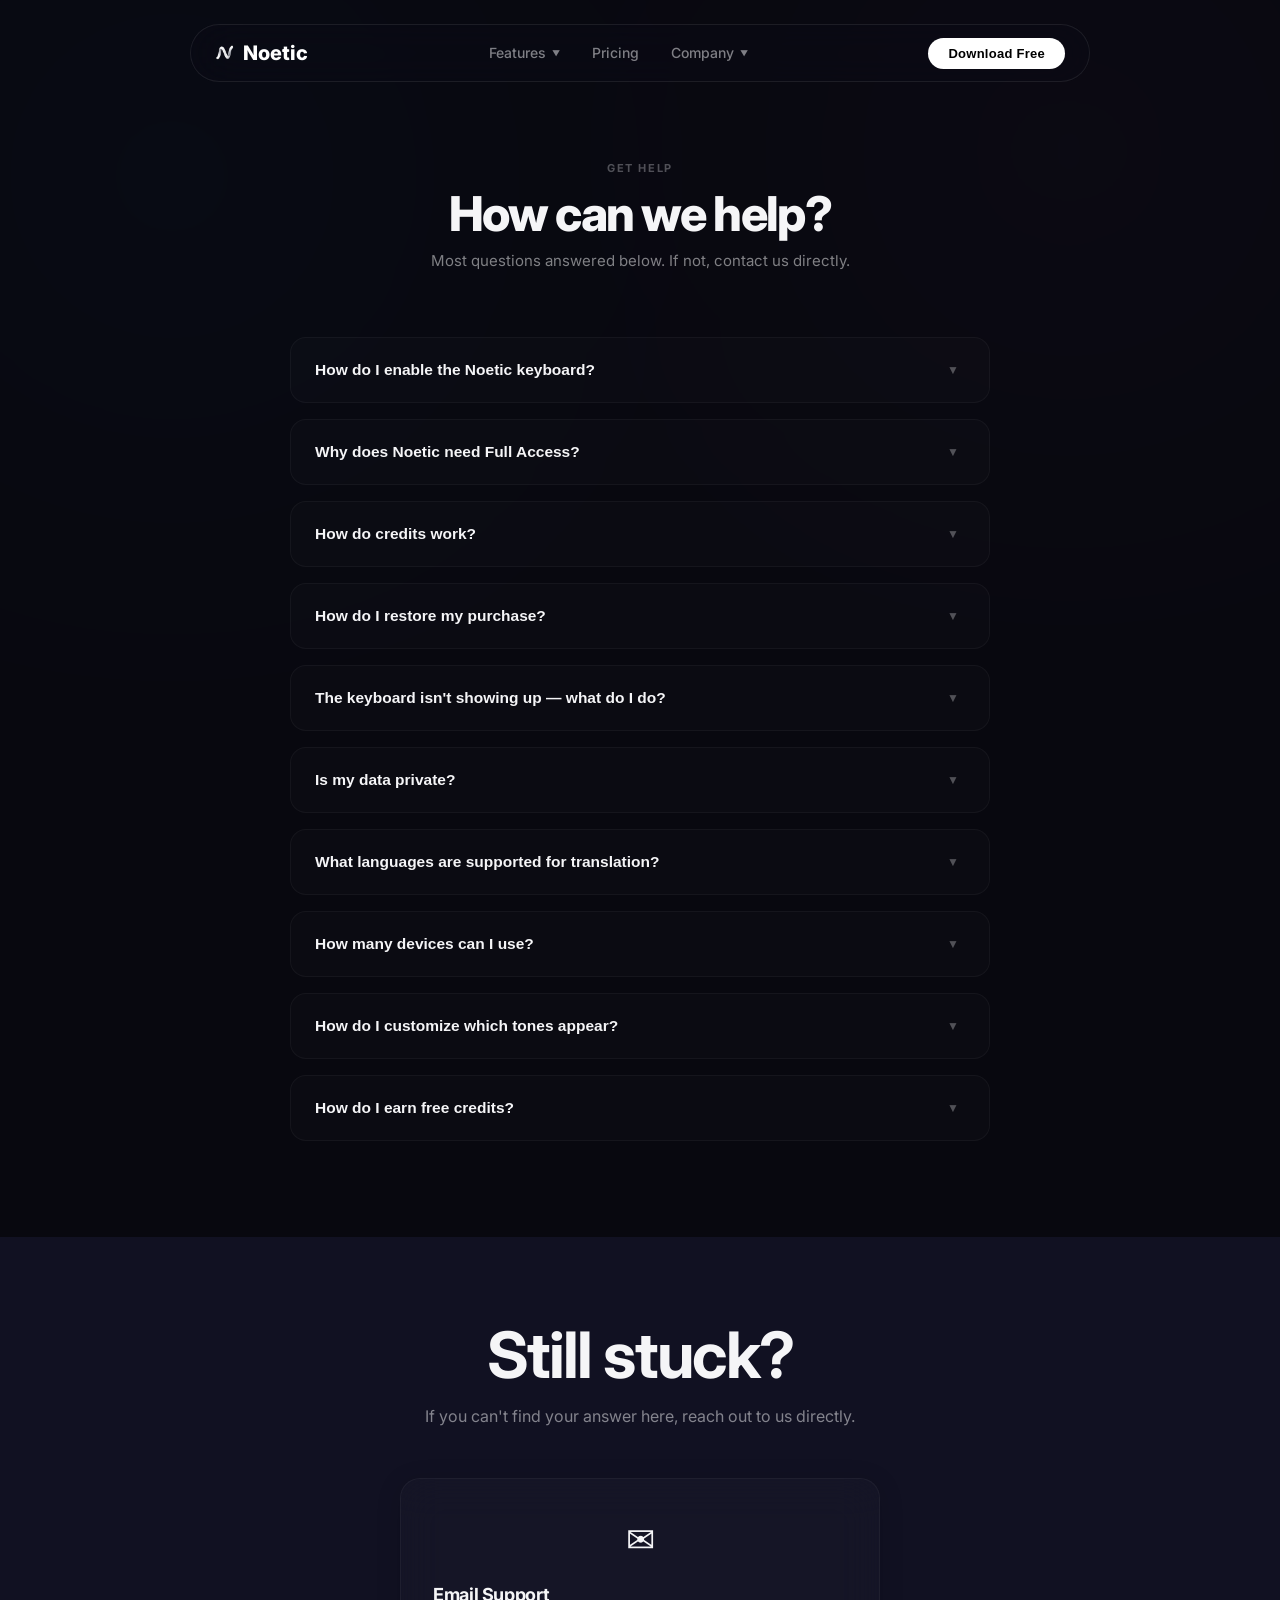
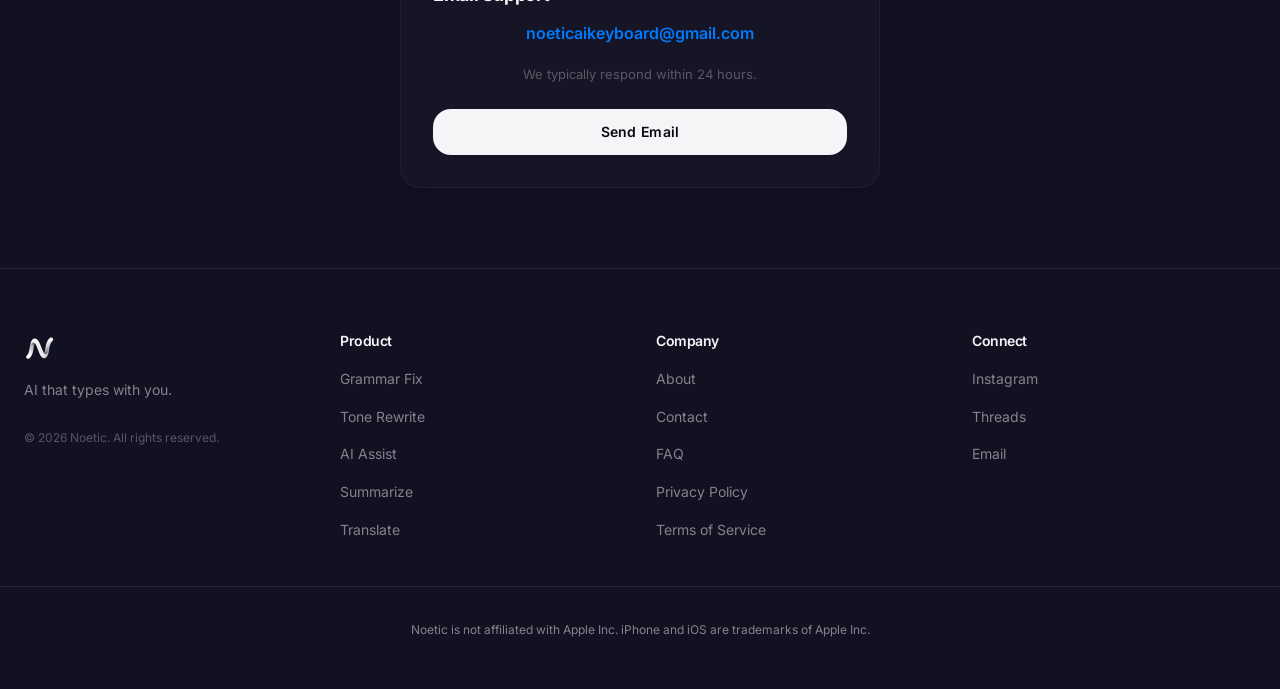
<file: support.html>
<!DOCTYPE html>
<html lang="en">
<head>
  <meta charset="UTF-8">
  <meta name="viewport" content="width=device-width, initial-scale=1.0">
  <meta name="description" content="Noetic Support & FAQ — Get help with Noetic keyboard, setup, billing, and privacy.">
  <meta property="og:title" content="Support & FAQ — Noetic">
  <meta property="og:description" content="Find answers to common questions about Noetic keyboard or contact us for help.">
  <meta property="og:image" content="noetic-logo.png">
  <meta name="twitter:card" content="summary_large_image">
  <meta name="twitter:title" content="Support & FAQ — Noetic">
  <meta name="twitter:description" content="Find answers to common questions about Noetic keyboard or contact us for help.">
  <meta name="twitter:image" content="noetic-logo.png">
  <link rel="canonical" href="https://www.noetickeyboard.com/support">
  <link rel="icon" href="noetic-logo.png" media="(prefers-color-scheme: dark)">
  <link rel="icon" href="NoeticLogoblack.png" media="(prefers-color-scheme: light)">
  <title>Support & FAQ — Noetic</title>
  <link rel="preconnect" href="https://fonts.googleapis.com">
  <link rel="preconnect" href="https://fonts.gstatic.com" crossorigin>
  <link href="https://fonts.googleapis.com/css2?family=Inter:wght@200;300;400;500;600;700;800&display=swap" rel="stylesheet">
  <link rel="stylesheet" href="style.css?v=2.1">
</head>
<body>

<!-- NAVIGATION -->
<nav>
  <div class="nav-container">
    <div class="nav-logo" onclick="window.location.href='/'">
      <img src="noetic-logo.png" alt="Noetic Logo" class="logo-img">
      <span class="logo-text">Noetic</span>
    </div>
    <ul class="nav-links">
      <li class="nav-dropdown-wrapper">
        <a class="nav-dropdown-toggle">Features <span class="chevron">▼</span></a>
        <div class="nav-dropdown-menu">
          <a href="/#feature-grammar" class="dropdown-item">
            <svg class="dropdown-icon" viewBox="0 0 24 24" fill="none" stroke="currentColor" stroke-width="2" stroke-linecap="round" stroke-linejoin="round"><path d="M12 20h9"></path><path d="M16.5 3.5a2.121 2.121 0 0 1 3 3L7 19l-4 1 1-4L16.5 3.5z"></path></svg>
            <span class="dropdown-dot">•</span>
            <span class="dropdown-label">Grammar Fix</span>
          </a>
          <a href="/#feature-tone" class="dropdown-item">
            <svg class="dropdown-icon" viewBox="0 0 24 24" fill="none" stroke="currentColor" stroke-width="2" stroke-linecap="round" stroke-linejoin="round"><path d="M12 2a3 3 0 0 0-3 3v7a3 3 0 0 0 6 0V5a3 3 0 0 0-3-3z"></path><path d="M19 10v2a7 7 0 0 1-14 0v-2"></path><line x1="12" y1="19" x2="12" y2="22"></line></svg>
            <span class="dropdown-dot">•</span>
            <span class="dropdown-label">Tone Rewrite</span>
          </a>
          <a href="/#feature-assist" class="dropdown-item">
            <svg class="dropdown-icon" viewBox="0 0 24 24" fill="none" stroke="currentColor" stroke-width="2" stroke-linecap="round" stroke-linejoin="round"><path d="M15 4V2"></path><path d="M15 16v-2"></path><path d="M8 9h2"></path><path d="M20 9h2"></path><path d="M17.8 5.2l-1.4 1.4"></path><path d="M13.6 9.4l-1.4 1.4"></path><path d="M17.8 12.8l-1.4-1.4"></path><path d="M13.6 8.6l-1.4-1.4"></path><path d="M18 9l-4.5 4.5"></path><path d="M13 14l-6 6"></path></svg>
            <span class="dropdown-dot">•</span>
            <span class="dropdown-label">AI Assist</span>
          </a>
          <a href="/#feature-summarize" class="dropdown-item">
            <svg class="dropdown-icon" viewBox="0 0 24 24" fill="none" stroke="currentColor" stroke-width="2" stroke-linecap="round" stroke-linejoin="round"><line x1="8" y1="6" x2="21" y2="6"></line><line x1="8" y1="12" x2="21" y2="12"></line><line x1="8" y1="18" x2="21" y2="18"></line><line x1="3" y1="6" x2="3.01" y2="6"></line><line x1="3" y1="12" x2="3.01" y2="12"></line><line x1="3" y1="18" x2="3.01" y2="18"></line></svg>
            <span class="dropdown-dot">•</span>
            <span class="dropdown-label">Summarize</span>
          </a>
          <a href="/#feature-translate" class="dropdown-item">
            <svg class="dropdown-icon" viewBox="0 0 24 24" fill="none" stroke="currentColor" stroke-width="2" stroke-linecap="round" stroke-linejoin="round"><circle cx="12" cy="12" r="10"></circle><line x1="2" y1="12" x2="22" y2="12"></line><path d="M12 2a15.3 15.3 0 0 1 4 10 15.3 15.3 0 0 1-4 10 15.3 15.3 0 0 1-4-10 15.3 15.3 0 0 1 4-10z"></path></svg>
            <span class="dropdown-dot">•</span>
            <span class="dropdown-label">Translate</span>
          </a>
        </div>
      </li>
      <li><a href="pricing">Pricing</a></li>
      <li class="nav-dropdown-wrapper">
        <a class="nav-dropdown-toggle">Company <span class="chevron">▼</span></a>
        <div class="nav-dropdown-menu">
          <a href="contact" class="dropdown-item">
            <svg class="dropdown-icon" viewBox="0 0 24 24" fill="none" stroke="currentColor" stroke-width="2" stroke-linecap="round" stroke-linejoin="round"><path d="M4 4h16c1.1 0 2 .9 2 2v12c0 1.1-.9 2-2 2H4c-1.1 0-2-.9-2-2V6c0-1.1.9-2 2-2z"></path><polyline points="22,6 12,13 2,6"></polyline></svg>
            <span class="dropdown-dot">•</span>
            <span class="dropdown-label">Contact</span>
          </a>
          <a href="about" class="dropdown-item">
            <svg class="dropdown-icon" viewBox="0 0 24 24" fill="none" stroke="currentColor" stroke-width="2" stroke-linecap="round" stroke-linejoin="round"><circle cx="12" cy="12" r="10"></circle><line x1="12" y1="16" x2="12" y2="12"></line><line x1="12" y1="8" x2="12.01" y2="8"></line></svg>
            <span class="dropdown-dot">•</span>
            <span class="dropdown-label">About</span>
          </a>
          <a href="support" class="dropdown-item">
            <svg class="dropdown-icon" viewBox="0 0 24 24" fill="none" stroke="currentColor" stroke-width="2" stroke-linecap="round" stroke-linejoin="round"><circle cx="12" cy="12" r="10"></circle><path d="M9.09 9a3 3 0 0 1 5.83 1c0 2-3 3-3 3"></path><line x1="12" y1="17" x2="12.01" y2="17"></line></svg>
            <span class="dropdown-dot">•</span>
            <span class="dropdown-label">FAQ</span>
          </a>
          <a href="privacy" class="dropdown-item">
            <svg class="dropdown-icon" viewBox="0 0 24 24" fill="none" stroke="currentColor" stroke-width="2" stroke-linecap="round" stroke-linejoin="round"><rect x="3" y="11" width="18" height="11" rx="2" ry="2"></rect><path d="M7 11V7a5 5 0 0 1 10 0v4"></path></svg>
            <span class="dropdown-dot">•</span>
            <span class="dropdown-label">Privacy policy</span>
          </a>
          <a href="terms" class="dropdown-item">
            <svg class="dropdown-icon" viewBox="0 0 24 24" fill="none" stroke="currentColor" stroke-width="2" stroke-linecap="round" stroke-linejoin="round"><circle cx="12" cy="12" r="10"></circle><line x1="12" y1="8" x2="12" y2="16"></line><path d="M16 8h-4a2 2 0 0 0 0 4h4a2 2 0 0 1 0 4h-4"></path></svg>
            <span class="dropdown-dot">•</span>
            <span class="dropdown-label">Terms of Use</span>
          </a>
        </div>
      </li>
    </ul>
    <button class="btn btn-primary nav-cta" onclick="window.location.href='#'">Download Free</button>
    <button class="hamburger">
      <span></span>
      <span></span>
      <span></span>
    </button>
  </div>
  <div class="nav-mobile">
    <ul>
      <li><a href="/#features">Features</a></li>
      <li class="mobile-sub-link"><a href="/#feature-grammar">• Grammar Fix</a></li>
      <li class="mobile-sub-link"><a href="/#feature-tone">• Tone Rewrite</a></li>
      <li class="mobile-sub-link"><a href="/#feature-assist">• AI Assist</a></li>
      <li class="mobile-sub-link"><a href="/#feature-summarize">• Summarize</a></li>
      <li class="mobile-sub-link"><a href="/#feature-translate">• Translate</a></li>
      <li><a href="pricing">Pricing</a></li>
      <li style="border-top: 1px solid rgba(255,255,255,0.05); padding-top: 10px; margin-top: 10px; font-weight: bold; color: var(--text-tertiary); font-size: 11px; letter-spacing: 0.05em; text-transform: uppercase;">Company</li>
      <li><a href="about">About</a></li>
      <li><a href="contact">Contact</a></li>
      <li><a href="support">FAQ</a></li>
      <li><a href="privacy">Privacy Policy</a></li>
      <li><a href="terms">Terms of Use</a></li>
      <li><button class="btn btn-primary" style="width: 100%; margin-top: 15px;" onclick="window.location.href='#'">Download Free</button></li>
    </ul>
  </div>
</nav>

<!-- FAQ SECTION -->
<section class="section" style="position: relative; padding: 10rem 0 5rem 0; overflow: hidden;">
  <div class="orb orb-1" style="top: -10%; left: -10%;"></div>
  <div class="orb orb-2" style="bottom: 10%; right: -5%;"></div>
  <div class="container reveal" style="max-width: 800px;">
    <div style="text-align: center; margin-bottom: 4rem;">
      <span class="doc-pretitle">GET HELP</span>
      <h1 class="doc-title">How can we help?</h1>
      <p class="doc-subtitle">Most questions answered below. If not, contact us directly.</p>
    </div>
    
    <div style="max-width: 700px; margin: 0 auto;">
      <!-- FAQ Item 1 -->
      <div class="accordion-item">
        <button class="accordion-header">
          <span>How do I enable the Noetic keyboard?</span>
          <div class="accordion-chevron">▼</div>
        </button>
        <div class="accordion-content">
          <div class="accordion-text">
            <strong>Step 1:</strong> Open Settings → General → Keyboard → Keyboards<br>
            <strong>Step 2:</strong> Tap "Add New Keyboard"<br>
            <strong>Step 3:</strong> Select Noetic from the list<br>
            <strong>Step 4:</strong> Go back to Keyboards → tap Noetic → enable "Allow Full Access"<br><br>
            After this, you can switch to Noetic by tapping the globe icon on your keyboard.
          </div>
        </div>
      </div>
      
      <!-- FAQ Item 2 -->
      <div class="accordion-item">
        <button class="accordion-header">
          <span>Why does Noetic need Full Access?</span>
          <div class="accordion-chevron">▼</div>
        </button>
        <div class="accordion-content">
          <div class="accordion-text">Full Access is an iOS requirement for any keyboard that needs internet access. Noetic needs it to send text to our AI for processing. Without it, the AI features cannot work. Full Access does NOT mean we can read everything you type — we only process text when you tap a button.</div>
        </div>
      </div>
      
      <!-- FAQ Item 3 -->
      <div class="accordion-item">
        <button class="accordion-header">
          <span>How do credits work?</span>
          <div class="accordion-chevron">▼</div>
        </button>
        <div class="accordion-content">
          <div class="accordion-text">Each AI action (grammar fix, tone rewrite, etc.) uses one credit. Free users receive a daily allowance that resets at midnight. You can earn additional credits by watching a short rewarded video ad inside the app. Pro and Premium subscribers receive higher daily limits or unlimited credits.</div>
        </div>
      </div>
      
      <!-- FAQ Item 4 -->
      <div class="accordion-item">
        <button class="accordion-header">
          <span>How do I restore my purchase?</span>
          <div class="accordion-chevron">▼</div>
        </button>
        <div class="accordion-content">
          <div class="accordion-text">Go to Settings in the Noetic app → tap "Restore Purchases." Make sure you're signed in with the same Apple ID used for the original purchase. Your subscription and Pro or Premium status should be restored immediately.</div>
        </div>
      </div>
      
      <!-- FAQ Item 5 -->
      <div class="accordion-item">
        <button class="accordion-header">
          <span>The keyboard isn't showing up — what do I do?</span>
          <div class="accordion-chevron">▼</div>
        </button>
        <div class="accordion-content">
          <div class="accordion-text">First, check Settings → General → Keyboard → Keyboards to confirm Noetic is added. If added but not appearing, try restarting your iPhone. If Full Access is not enabled, the keyboard will load but AI features won't work. Still stuck? Email us at <a href="mailto:noeticaikeyboard@gmail.com" style="color: var(--blue);">noeticaikeyboard@gmail.com</a>.</div>
        </div>
      </div>
      
      <!-- FAQ Item 6 -->
      <div class="accordion-item">
        <button class="accordion-header">
          <span>Is my data private?</span>
          <div class="accordion-chevron">▼</div>
        </button>
        <div class="accordion-content">
          <div class="accordion-text">Yes. Noetic only processes text when you explicitly tap an action button. We never log what you type, store your messages, or access passwords. All AI processing happens over encrypted HTTPS. See our <a href="privacy" style="color: var(--blue);">Privacy Policy</a> for full details.</div>
        </div>
      </div>
      
      <!-- FAQ Item 7 -->
      <div class="accordion-item">
        <button class="accordion-header">
          <span>What languages are supported for translation?</span>
          <div class="accordion-chevron">▼</div>
        </button>
        <div class="accordion-content">
          <div class="accordion-text">English, Hindi, Spanish, French, German, Arabic, Chinese, Japanese, Korean, Portuguese, Tamil, Telugu, Malayalam, Bengali, Kannada, Italian, and 24+ more — 40+ languages total. If you'd like to request support for another language, let us know!</div>
        </div>
      </div>
      
      <!-- FAQ Item 8 -->
      <div class="accordion-item">
        <button class="accordion-header">
          <span>How many devices can I use?</span>
          <div class="accordion-chevron">▼</div>
        </button>
        <div class="accordion-content">
          <div class="accordion-text">Each account supports up to 2 devices. If you want to use a new device, sign out on one of your existing devices first. This limit helps us prevent credit abuse.</div>
        </div>
      </div>
      
      <!-- FAQ Item 9 -->
      <div class="accordion-item">
        <button class="accordion-header">
          <span>How do I customize which tones appear?</span>
          <div class="accordion-chevron">▼</div>
        </button>
        <div class="accordion-content">
          <div class="accordion-text">Open the Noetic app → tap "Customize" → select Tones. You can add, remove, or reorder the tones that appear in your keyboard palette. Your customizations sync across your devices.</div>
        </div>
      </div>
      
      <!-- FAQ Item 10 -->
      <div class="accordion-item">
        <button class="accordion-header">
          <span>How do I earn free credits?</span>
          <div class="accordion-chevron">▼</div>
        </button>
        <div class="accordion-content">
          <div class="accordion-text">Inside the Noetic app, go to the Activity tab → tap "Earn Credits" → watch a short video ad to receive bonus credits. You can earn credits this way once per day.</div>
        </div>
      </div>
    </div>
  </div>
</section>

<!-- CONTACT SECTION -->
<section class="section" style="background: var(--bg-alt); padding: 5rem 0;">
  <div class="container reveal" style="max-width: 800px;">
    <h2 style="text-align: center; margin-bottom: 0.5rem;">Still stuck?</h2>
    <p style="text-align: center; color: var(--text-secondary); margin-bottom: 3rem;">If you can't find your answer here, reach out to us directly.</p>
    
    <div style="max-width: 480px; margin: 0 auto;">
      <!-- Email Card Only -->
      <div class="ios-card" style="margin-bottom: 0; padding: 2rem; text-align: center;">
        <div style="font-size: 2.2rem; margin-bottom: 1rem;">✉</div>
        <h2>Email Support</h2>
        <a href="mailto:noeticaikeyboard@gmail.com" style="color: var(--blue); font-size: 16px; font-weight: 600;">noeticaikeyboard@gmail.com</a>
        <p style="font-size: 13px; color: var(--text-tertiary); margin-top: 1rem; margin-bottom: 1.5rem;">We typically respond within 24 hours.</p>
        <a href="mailto:noeticaikeyboard@gmail.com" class="btn btn-primary" style="width: 100%; display: flex; align-items: center; justify-content: center;">Send Email</a>
      </div>
    </div>
  </div>
</section>

<!-- FOOTER -->
<footer>
  <div class="footer-content">
    <div class="footer-column">
      <div class="footer-logo">
        <img src="noetic-logo.png" alt="Noetic" class="logo-img" style="width: 32px; height: 32px;" loading="lazy" onerror="this.style.display='none'; this.nextElementSibling.style.display='inline';">
        <span class="logo-text" style="display:none; font-weight: 700;">Noetic</span>
        <p class="footer-tagline">AI that types with you.</p>
        <p class="footer-copyright">© 2026 Noetic. All rights reserved.</p>
      </div>
    </div>
    
    <div class="footer-column">
      <h4>Product</h4>
      <ul>
        <li><a href="/#features">Grammar Fix</a></li>
        <li><a href="/#features">Tone Rewrite</a></li>
        <li><a href="/#features">AI Assist</a></li>
        <li><a href="/#features">Summarize</a></li>
        <li><a href="/#features">Translate</a></li>
      </ul>
    </div>
    
    <div class="footer-column">
      <h4>Company</h4>
      <ul>
        <li><a href="about">About</a></li>
        <li><a href="contact">Contact</a></li>
        <li><a href="support">FAQ</a></li>
        <li><a href="privacy">Privacy Policy</a></li>
        <li><a href="terms">Terms of Service</a></li>
      </ul>
    </div>
    
    <div class="footer-column">
      <h4>Connect</h4>
      <ul>
        <li><a href="https://www.instagram.com/noetic_aikeyboard" target="_blank" rel="noopener noreferrer">Instagram</a></li>
        <li><a href="https://www.threads.com/@noetic_aikeyboard" target="_blank" rel="noopener noreferrer">Threads</a></li>
        <li><a href="mailto:noeticaikeyboard@gmail.com">Email</a></li>
      </ul>
    </div>
  </div>
  
  <div class="footer-bottom">
    <p>Noetic is not affiliated with Apple Inc. iPhone and iOS are trademarks of Apple Inc.</p>
  </div>
</footer>

<script src="animations.js"></script>
</body>
</html>
</file>
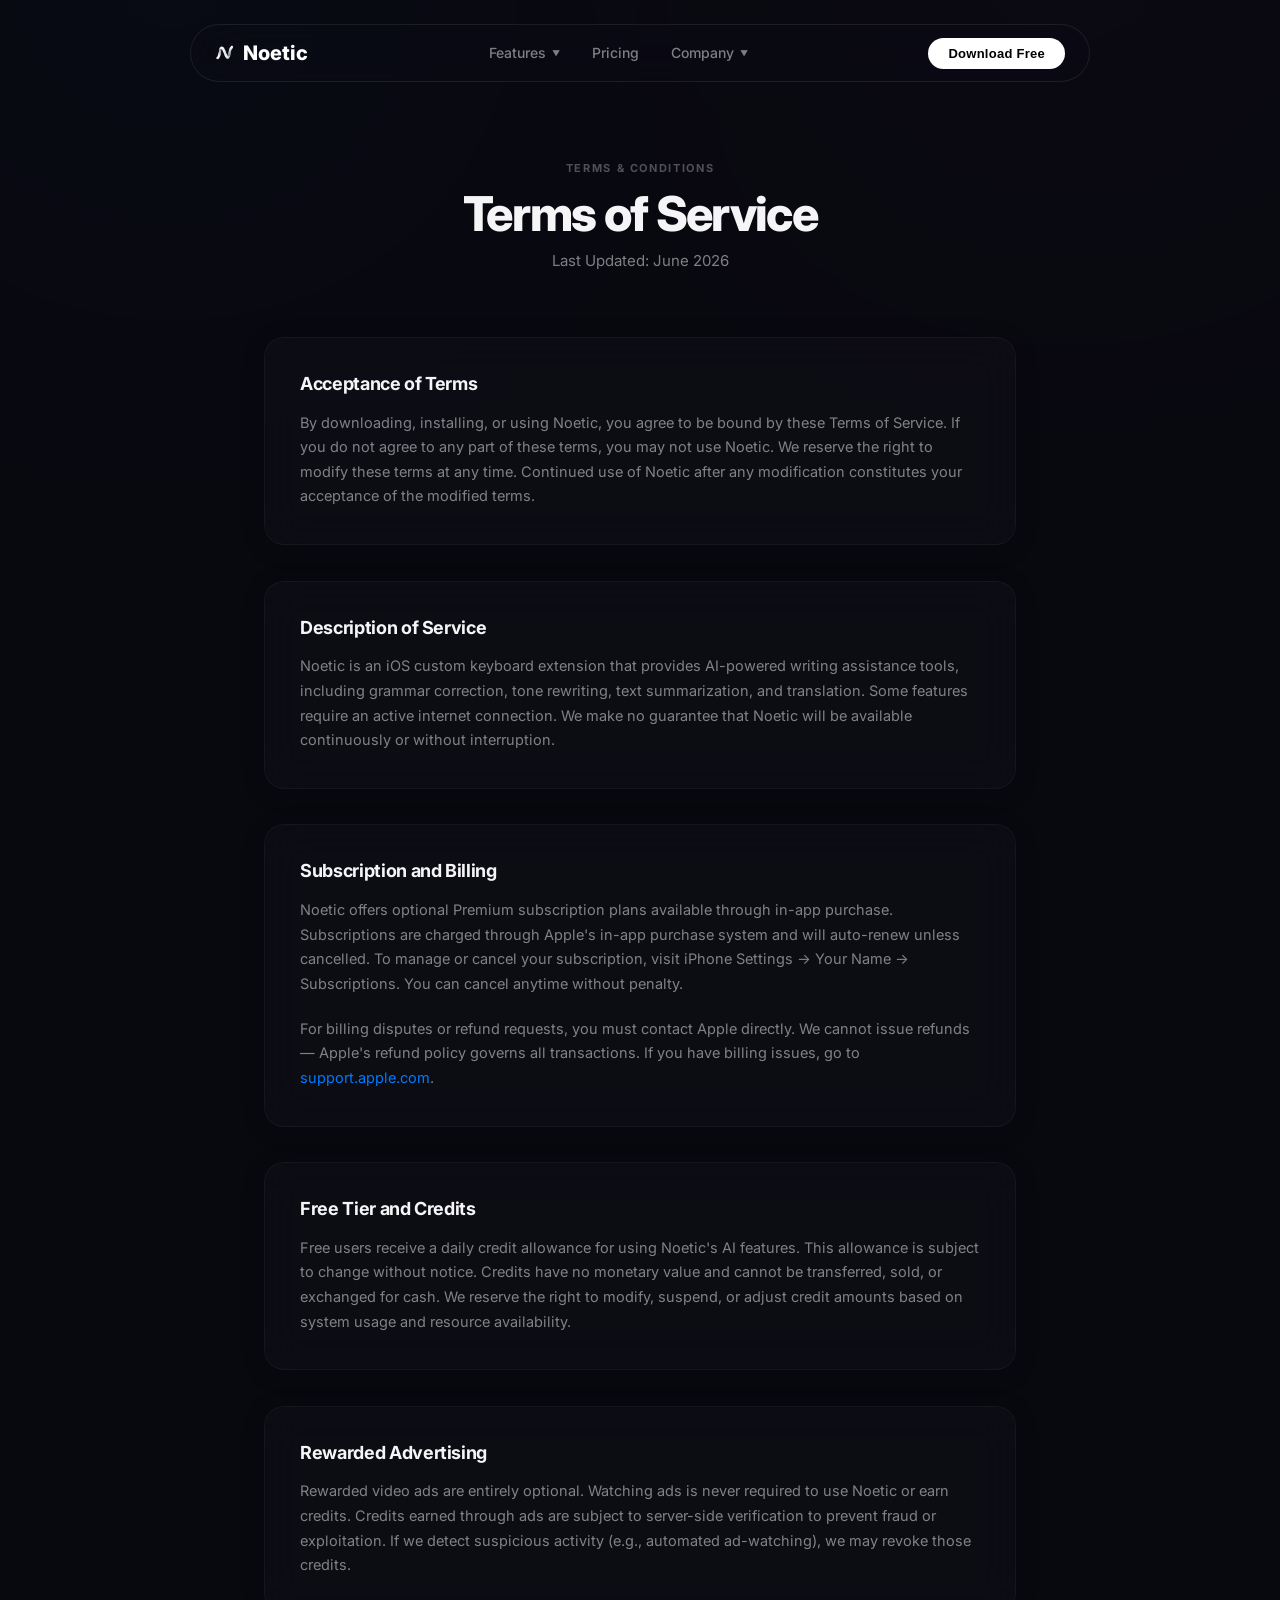
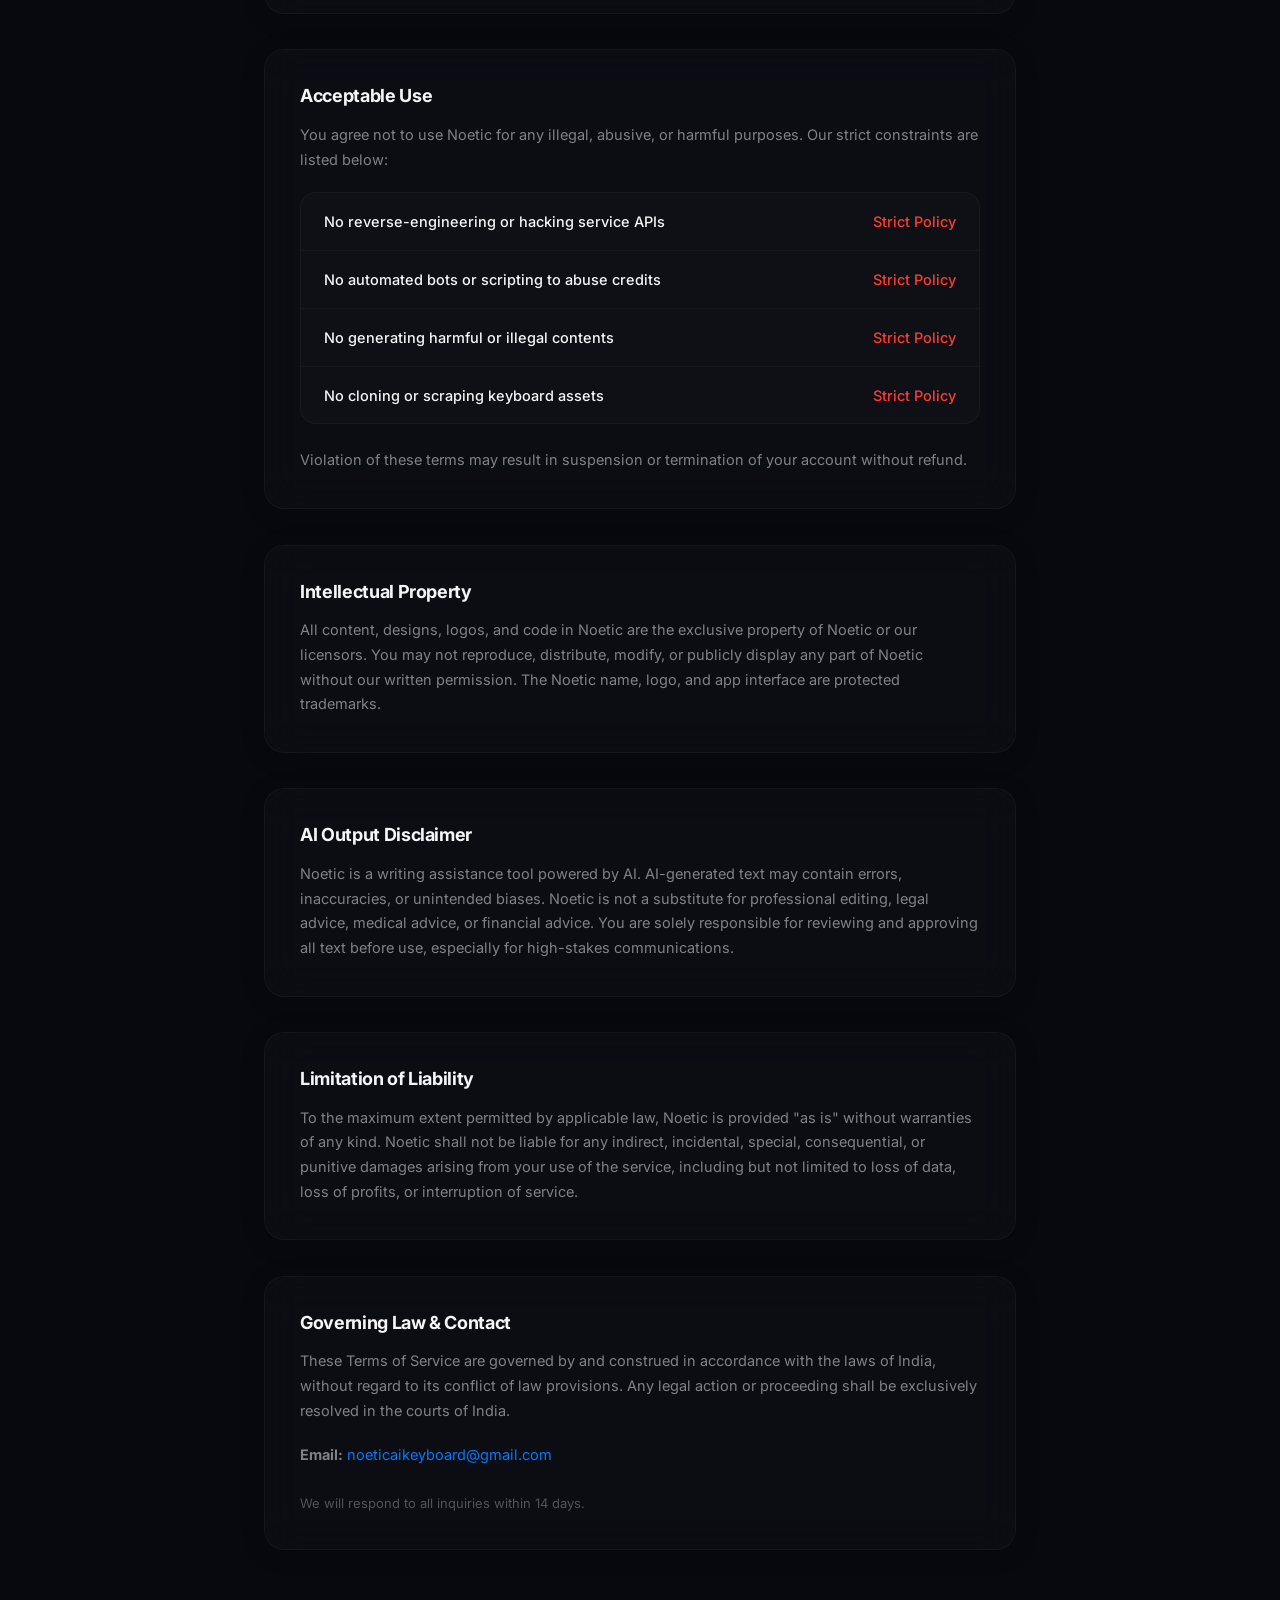
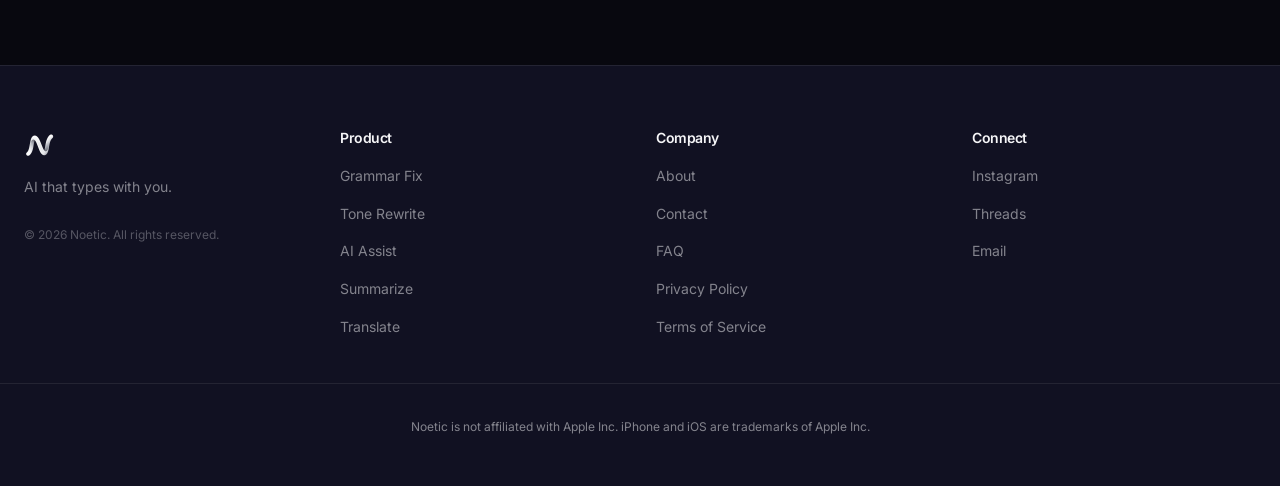
<file: terms.html>
<!DOCTYPE html>
<html lang="en">
<head>
  <meta charset="UTF-8">
  <meta name="viewport" content="width=device-width, initial-scale=1.0">
  <meta name="description" content="Noetic Terms of Service — Read our full terms and conditions.">
  <meta property="og:title" content="Terms of Service — Noetic">
  <meta property="og:description" content="Learn about our terms of service and how to use Noetic.">
  <meta property="og:image" content="noetic-logo.png">
  <meta name="twitter:card" content="summary_large_image">
  <meta name="twitter:title" content="Terms of Service — Noetic">
  <meta name="twitter:description" content="Learn about our terms of service and how to use Noetic.">
  <meta name="twitter:image" content="noetic-logo.png">
  <link rel="canonical" href="https://www.noetickeyboard.com/terms">
  <link rel="icon" href="noetic-logo.png" media="(prefers-color-scheme: dark)">
  <link rel="icon" href="NoeticLogoblack.png" media="(prefers-color-scheme: light)">
  <title>Terms of Service — Noetic</title>
  <link rel="preconnect" href="https://fonts.googleapis.com">
  <link rel="preconnect" href="https://fonts.gstatic.com" crossorigin>
  <link href="https://fonts.googleapis.com/css2?family=Inter:wght@200;300;400;500;600;700;800&display=swap" rel="stylesheet">
  <link rel="stylesheet" href="style.css?v=2.1">
</head>
<body>

<!-- NAVIGATION -->
<nav>
  <div class="nav-container">
    <div class="nav-logo" onclick="window.location.href='/'">
      <img src="noetic-logo.png" alt="Noetic Logo" class="logo-img">
      <span class="logo-text">Noetic</span>
    </div>
    <ul class="nav-links">
      <li class="nav-dropdown-wrapper">
        <a class="nav-dropdown-toggle">Features <span class="chevron">▼</span></a>
        <div class="nav-dropdown-menu">
          <a href="/#feature-grammar" class="dropdown-item">
            <svg class="dropdown-icon" viewBox="0 0 24 24" fill="none" stroke="currentColor" stroke-width="2" stroke-linecap="round" stroke-linejoin="round"><path d="M12 20h9"></path><path d="M16.5 3.5a2.121 2.121 0 0 1 3 3L7 19l-4 1 1-4L16.5 3.5z"></path></svg>
            <span class="dropdown-dot">•</span>
            <span class="dropdown-label">Grammar Fix</span>
          </a>
          <a href="/#feature-tone" class="dropdown-item">
            <svg class="dropdown-icon" viewBox="0 0 24 24" fill="none" stroke="currentColor" stroke-width="2" stroke-linecap="round" stroke-linejoin="round"><path d="M12 2a3 3 0 0 0-3 3v7a3 3 0 0 0 6 0V5a3 3 0 0 0-3-3z"></path><path d="M19 10v2a7 7 0 0 1-14 0v-2"></path><line x1="12" y1="19" x2="12" y2="22"></line></svg>
            <span class="dropdown-dot">•</span>
            <span class="dropdown-label">Tone Rewrite</span>
          </a>
          <a href="/#feature-assist" class="dropdown-item">
            <svg class="dropdown-icon" viewBox="0 0 24 24" fill="none" stroke="currentColor" stroke-width="2" stroke-linecap="round" stroke-linejoin="round"><path d="M15 4V2"></path><path d="M15 16v-2"></path><path d="M8 9h2"></path><path d="M20 9h2"></path><path d="M17.8 5.2l-1.4 1.4"></path><path d="M13.6 9.4l-1.4 1.4"></path><path d="M17.8 12.8l-1.4-1.4"></path><path d="M13.6 8.6l-1.4-1.4"></path><path d="M18 9l-4.5 4.5"></path><path d="M13 14l-6 6"></path></svg>
            <span class="dropdown-dot">•</span>
            <span class="dropdown-label">AI Assist</span>
          </a>
          <a href="/#feature-summarize" class="dropdown-item">
            <svg class="dropdown-icon" viewBox="0 0 24 24" fill="none" stroke="currentColor" stroke-width="2" stroke-linecap="round" stroke-linejoin="round"><line x1="8" y1="6" x2="21" y2="6"></line><line x1="8" y1="12" x2="21" y2="12"></line><line x1="8" y1="18" x2="21" y2="18"></line><line x1="3" y1="6" x2="3.01" y2="6"></line><line x1="3" y1="12" x2="3.01" y2="12"></line><line x1="3" y1="18" x2="3.01" y2="18"></line></svg>
            <span class="dropdown-dot">•</span>
            <span class="dropdown-label">Summarize</span>
          </a>
          <a href="/#feature-translate" class="dropdown-item">
            <svg class="dropdown-icon" viewBox="0 0 24 24" fill="none" stroke="currentColor" stroke-width="2" stroke-linecap="round" stroke-linejoin="round"><circle cx="12" cy="12" r="10"></circle><line x1="2" y1="12" x2="22" y2="12"></line><path d="M12 2a15.3 15.3 0 0 1 4 10 15.3 15.3 0 0 1-4 10 15.3 15.3 0 0 1-4-10 15.3 15.3 0 0 1 4-10z"></path></svg>
            <span class="dropdown-dot">•</span>
            <span class="dropdown-label">Translate</span>
          </a>
        </div>
      </li>
      <li><a href="pricing">Pricing</a></li>
      <li class="nav-dropdown-wrapper">
        <a class="nav-dropdown-toggle">Company <span class="chevron">▼</span></a>
        <div class="nav-dropdown-menu">
          <a href="contact" class="dropdown-item">
            <svg class="dropdown-icon" viewBox="0 0 24 24" fill="none" stroke="currentColor" stroke-width="2" stroke-linecap="round" stroke-linejoin="round"><path d="M4 4h16c1.1 0 2 .9 2 2v12c0 1.1-.9 2-2 2H4c-1.1 0-2-.9-2-2V6c0-1.1.9-2 2-2z"></path><polyline points="22,6 12,13 2,6"></polyline></svg>
            <span class="dropdown-dot">•</span>
            <span class="dropdown-label">Contact</span>
          </a>
          <a href="about" class="dropdown-item">
            <svg class="dropdown-icon" viewBox="0 0 24 24" fill="none" stroke="currentColor" stroke-width="2" stroke-linecap="round" stroke-linejoin="round"><circle cx="12" cy="12" r="10"></circle><line x1="12" y1="16" x2="12" y2="12"></line><line x1="12" y1="8" x2="12.01" y2="8"></line></svg>
            <span class="dropdown-dot">•</span>
            <span class="dropdown-label">About</span>
          </a>
          <a href="support" class="dropdown-item">
            <svg class="dropdown-icon" viewBox="0 0 24 24" fill="none" stroke="currentColor" stroke-width="2" stroke-linecap="round" stroke-linejoin="round"><circle cx="12" cy="12" r="10"></circle><path d="M9.09 9a3 3 0 0 1 5.83 1c0 2-3 3-3 3"></path><line x1="12" y1="17" x2="12.01" y2="17"></line></svg>
            <span class="dropdown-dot">•</span>
            <span class="dropdown-label">FAQ</span>
          </a>
          <a href="privacy" class="dropdown-item">
            <svg class="dropdown-icon" viewBox="0 0 24 24" fill="none" stroke="currentColor" stroke-width="2" stroke-linecap="round" stroke-linejoin="round"><rect x="3" y="11" width="18" height="11" rx="2" ry="2"></rect><path d="M7 11V7a5 5 0 0 1 10 0v4"></path></svg>
            <span class="dropdown-dot">•</span>
            <span class="dropdown-label">Privacy policy</span>
          </a>
          <a href="terms" class="dropdown-item">
            <svg class="dropdown-icon" viewBox="0 0 24 24" fill="none" stroke="currentColor" stroke-width="2" stroke-linecap="round" stroke-linejoin="round"><circle cx="12" cy="12" r="10"></circle><line x1="12" y1="8" x2="12" y2="16"></line><path d="M16 8h-4a2 2 0 0 0 0 4h4a2 2 0 0 1 0 4h-4"></path></svg>
            <span class="dropdown-dot">•</span>
            <span class="dropdown-label">Terms of Use</span>
          </a>
        </div>
      </li>
    </ul>
    <button class="btn btn-primary nav-cta" onclick="window.location.href='#'">Download Free</button>
    <button class="hamburger">
      <span></span>
      <span></span>
      <span></span>
    </button>
  </div>
  <div class="nav-mobile">
    <ul>
      <li><a href="/#features">Features</a></li>
      <li class="mobile-sub-link"><a href="/#feature-grammar">• Grammar Fix</a></li>
      <li class="mobile-sub-link"><a href="/#feature-tone">• Tone Rewrite</a></li>
      <li class="mobile-sub-link"><a href="/#feature-assist">• AI Assist</a></li>
      <li class="mobile-sub-link"><a href="/#feature-summarize">• Summarize</a></li>
      <li class="mobile-sub-link"><a href="/#feature-translate">• Translate</a></li>
      <li><a href="pricing">Pricing</a></li>
      <li style="border-top: 1px solid rgba(255,255,255,0.05); padding-top: 10px; margin-top: 10px; font-weight: bold; color: var(--text-tertiary); font-size: 11px; letter-spacing: 0.05em; text-transform: uppercase;">Company</li>
      <li><a href="about">About</a></li>
      <li><a href="contact">Contact</a></li>
      <li><a href="support">FAQ</a></li>
      <li><a href="privacy">Privacy Policy</a></li>
      <li><a href="terms">Terms of Use</a></li>
      <li><button class="btn btn-primary" style="width: 100%; margin-top: 15px;" onclick="window.location.href='#'">Download Free</button></li>
    </ul>
  </div>
</nav>

<!-- MAIN CONTENT -->
<section class="section" style="position: relative; padding: 10rem 0 5rem 0; overflow: hidden;">
  <div class="orb orb-1" style="top: -10%; left: -10%;"></div>
  <div class="orb orb-2" style="bottom: 10%; right: -5%;"></div>
  
  <div style="max-width: 800px; margin: 0 auto; padding: 0 1.5rem;">
    <div style="text-align: center; margin-bottom: 4rem;">
      <span class="doc-pretitle">TERMS & CONDITIONS</span>
      <h1 class="doc-title">Terms of Service</h1>
      <p class="doc-subtitle">Last Updated: June 2026</p>
    </div>
    
    <!-- Acceptance of Terms -->
    <div class="ios-card">
      <h2>Acceptance of Terms</h2>
      <p>By downloading, installing, or using Noetic, you agree to be bound by these Terms of Service. If you do not agree to any part of these terms, you may not use Noetic. We reserve the right to modify these terms at any time. Continued use of Noetic after any modification constitutes your acceptance of the modified terms.</p>
    </div>
    
    <!-- Description of Service -->
    <div class="ios-card">
      <h2>Description of Service</h2>
      <p>Noetic is an iOS custom keyboard extension that provides AI-powered writing assistance tools, including grammar correction, tone rewriting, text summarization, and translation. Some features require an active internet connection. We make no guarantee that Noetic will be available continuously or without interruption.</p>
    </div>
    
    <!-- Subscription and Billing -->
    <div class="ios-card">
      <h2>Subscription and Billing</h2>
      <p>Noetic offers optional Premium subscription plans available through in-app purchase. Subscriptions are charged through Apple's in-app purchase system and will auto-renew unless cancelled. To manage or cancel your subscription, visit iPhone Settings → Your Name → Subscriptions. You can cancel anytime without penalty.</p>
      <p>For billing disputes or refund requests, you must contact Apple directly. We cannot issue refunds — Apple's refund policy governs all transactions. If you have billing issues, go to <a href="https://support.apple.com" style="color: var(--blue);" target="_blank" rel="noopener noreferrer">support.apple.com</a>.</p>
    </div>
    
    <!-- Free Tier and Credits -->
    <div class="ios-card">
      <h2>Free Tier and Credits</h2>
      <p>Free users receive a daily credit allowance for using Noetic's AI features. This allowance is subject to change without notice. Credits have no monetary value and cannot be transferred, sold, or exchanged for cash. We reserve the right to modify, suspend, or adjust credit amounts based on system usage and resource availability.</p>
    </div>
    
    <!-- Rewarded Advertising -->
    <div class="ios-card">
      <h2>Rewarded Advertising</h2>
      <p>Rewarded video ads are entirely optional. Watching ads is never required to use Noetic or earn credits. Credits earned through ads are subject to server-side verification to prevent fraud or exploitation. If we detect suspicious activity (e.g., automated ad-watching), we may revoke those credits.</p>
    </div>
    
    <!-- Acceptable Use -->
    <div class="ios-card">
      <h2>Acceptable Use</h2>
      <p>You agree not to use Noetic for any illegal, abusive, or harmful purposes. Our strict constraints are listed below:</p>
      
      <ul class="ios-list">
        <li class="ios-list-item">
          <span class="ios-list-label">No reverse-engineering or hacking service APIs</span>
          <span class="ios-list-value value-blocked">Strict Policy</span>
        </li>
        <li class="ios-list-item">
          <span class="ios-list-label">No automated bots or scripting to abuse credits</span>
          <span class="ios-list-value value-blocked">Strict Policy</span>
        </li>
        <li class="ios-list-item">
          <span class="ios-list-label">No generating harmful or illegal contents</span>
          <span class="ios-list-value value-blocked">Strict Policy</span>
        </li>
        <li class="ios-list-item">
          <span class="ios-list-label">No cloning or scraping keyboard assets</span>
          <span class="ios-list-value value-blocked">Strict Policy</span>
        </li>
      </ul>
      
      <p style="margin-top: 1rem;">Violation of these terms may result in suspension or termination of your account without refund.</p>
    </div>
    
    <!-- Intellectual Property -->
    <div class="ios-card">
      <h2>Intellectual Property</h2>
      <p>All content, designs, logos, and code in Noetic are the exclusive property of Noetic or our licensors. You may not reproduce, distribute, modify, or publicly display any part of Noetic without our written permission. The Noetic name, logo, and app interface are protected trademarks.</p>
    </div>
    
    <!-- AI Output Disclaimer -->
    <div class="ios-card">
      <h2>AI Output Disclaimer</h2>
      <p>Noetic is a writing assistance tool powered by AI. AI-generated text may contain errors, inaccuracies, or unintended biases. Noetic is not a substitute for professional editing, legal advice, medical advice, or financial advice. You are solely responsible for reviewing and approving all text before use, especially for high-stakes communications.</p>
    </div>
    
    <!-- Limitation of Liability -->
    <div class="ios-card">
      <h2>Limitation of Liability</h2>
      <p>To the maximum extent permitted by applicable law, Noetic is provided "as is" without warranties of any kind. Noetic shall not be liable for any indirect, incidental, special, consequential, or punitive damages arising from your use of the service, including but not limited to loss of data, loss of profits, or interruption of service.</p>
    </div>
    
    <!-- Governing Law -->
    <div class="ios-card">
      <h2>Governing Law & Contact</h2>
      <p>These Terms of Service are governed by and construed in accordance with the laws of India, without regard to its conflict of law provisions. Any legal action or proceeding shall be exclusively resolved in the courts of India.</p>
      <p style="margin-top: 1rem;">
        <strong>Email:</strong> <a href="mailto:noeticaikeyboard@gmail.com" style="color: var(--blue);">noeticaikeyboard@gmail.com</a>
      </p>
      <p style="margin-top: 1.5rem; color: var(--text-tertiary); font-size: 13px;">We will respond to all inquiries within 14 days.</p>
    </div>
  </div>
</section>

<!-- FOOTER -->
<footer>
  <div class="footer-content">
    <div class="footer-column">
      <div class="footer-logo">
        <img src="noetic-logo.png" alt="Noetic" class="logo-img" style="width: 32px; height: 32px;" loading="lazy" onerror="this.style.display='none'; this.nextElementSibling.style.display='inline';">
        <span class="logo-text" style="display:none; font-weight: 700;">Noetic</span>
        <p class="footer-tagline">AI that types with you.</p>
        <p class="footer-copyright">© 2026 Noetic. All rights reserved.</p>
      </div>
    </div>
    
    <div class="footer-column">
      <h4>Product</h4>
      <ul>
        <li><a href="/#features">Grammar Fix</a></li>
        <li><a href="/#features">Tone Rewrite</a></li>
        <li><a href="/#features">AI Assist</a></li>
        <li><a href="/#features">Summarize</a></li>
        <li><a href="/#features">Translate</a></li>
      </ul>
    </div>
    
    <div class="footer-column">
      <h4>Company</h4>
      <ul>
        <li><a href="about">About</a></li>
        <li><a href="contact">Contact</a></li>
        <li><a href="support">FAQ</a></li>
        <li><a href="privacy">Privacy Policy</a></li>
        <li><a href="terms">Terms of Service</a></li>
      </ul>
    </div>
    
    <div class="footer-column">
      <h4>Connect</h4>
      <ul>
        <li><a href="https://www.instagram.com/noetic_aikeyboard" target="_blank" rel="noopener noreferrer">Instagram</a></li>
        <li><a href="https://www.threads.com/@noetic_aikeyboard" target="_blank" rel="noopener noreferrer">Threads</a></li>
        <li><a href="mailto:noeticaikeyboard@gmail.com">Email</a></li>
      </ul>
    </div>
  </div>
  
  <div class="footer-bottom">
    <p>Noetic is not affiliated with Apple Inc. iPhone and iOS are trademarks of Apple Inc.</p>
  </div>
</footer>

<script src="animations.js"></script>
</body>
</html>
</file>
<file: style.css>
/* CSS RESET */
* {
  margin: 0;
  padding: 0;
  box-sizing: border-box;
}

html {
  scroll-behavior: smooth;
  
}

:root {
  --nav-height: 64px;
  /* Colors */
  --bg: #08080F;
  --bg-alt: #111122;
  --surface: rgba(255,255,255,0.04);
  --surface-hover: rgba(255,255,255,0.07);
  --border: rgba(255,255,255,0.08);
  --border-hover: rgba(255,255,255,0.16);
  --text-primary: #F5F5F7;
  --text-secondary: rgba(245,245,247,0.5);
  --text-tertiary: rgba(245,245,247,0.3);
  --blue: #007AFF;
  --violet: #A855F7;
  --gold: #FFB020;
  --gradient-brand: linear-gradient(135deg, #ffffff 0%, #a1a1a6 100%);
  --glow-blue: 0 0 60px rgba(255,255,255,0.08);
  --glow-violet: 0 0 60px rgba(255,255,255,0.08);
  --glow-gold: 0 0 60px rgba(255,255,255,0.08);
  
  /* Spacing */
  --radius-sm: 12px;
  --radius-md: 18px;
  --radius-lg: 24px;
  --radius-xl: 32px;
}

body {
  background-color: var(--bg);
  color: var(--text-primary);
  font-family: 'Inter', -apple-system, BlinkMacSystemFont, 'Segoe UI', sans-serif;
  font-size: 16px;
  line-height: 1.6;
  font-weight: 400;
  overflow-x: hidden;
}

/* TYPOGRAPHY */
h1, h2, h3, h4, h5, h6 {
  font-weight: 700;
  line-height: 1.2;
  letter-spacing: -0.03em;
}

h1 {
  font-size: clamp(48px, 8vw, 92px);
  font-weight: 700;
}

h2 {
  font-size: clamp(36px, 6vw, 64px);
  margin-bottom: 1rem;
  font-weight: 700;
}

h3 {
  font-size: clamp(24px, 4vw, 36px);
  margin-bottom: 0.75rem;
  font-weight: 600;
}

p {
  color: var(--text-secondary);
  line-height: 1.8;
  margin-bottom: 1rem;
}

.hero-headline-gradient {
  font-size: clamp(48px, 8vw, 92px);
  font-weight: 800;
  line-height: 1.2;
  letter-spacing: -0.03em;
  text-align: center;
  margin-bottom: 2rem;
  background: var(--gradient-brand);
  -webkit-background-clip: text;
  -webkit-text-fill-color: transparent;
  background-clip: text;
}

a {
  color: var(--text-secondary);
  text-decoration: none;
  transition: color 0.3s ease;
}

a:hover {
  color: var(--text-primary);
}

/* BUTTONS */
.btn {
  display: inline-flex;
  align-items: center;
  justify-content: center;
  gap: 0.5rem;
  padding: 12px 24px;
  border-radius: var(--radius-md);
  border: none;
  cursor: pointer;
  font-weight: 600;
  font-size: 14px;
  transition: all 0.3s ease;
  letter-spacing: 0.02em;
}

.btn-primary {
  background-color: var(--text-primary);
  color: var(--bg);
  font-weight: 600;
}

.btn-primary:hover {
  opacity: 0.9;
  transform: translateY(-2px);
  box-shadow: 0 8px 24px rgba(0,0,0,0.3);
}

.btn-primary:active {
  transform: translateY(0);
}

.btn-ghost {
  background: linear-gradient(var(--bg), var(--bg)) padding-box,
            var(--gradient-brand) border-box;
  border: 1px solid transparent;
  color: var(--text-primary);
}

.btn-ghost:hover {
  background: linear-gradient(var(--bg), var(--bg)) padding-box, var(--gradient-brand) border-box;
  box-shadow: var(--glow-violet);
  transform: translateY(-2px);
}

.btn-ghost:active {
  transform: translateY(0);
}

.btn-gradient {
  background: var(--gradient-brand);
  color: white;
  font-weight: 600;
}

.btn-gradient:hover {
  opacity: 0.9;
  transform: translateY(-2px);
  box-shadow: var(--glow-violet);
}

.btn-gradient:active {
  transform: translateY(0);
}

.btn-sm {
  padding: 8px 16px;
  font-size: 12px;
}

.hero-buttons {
  display: flex;
  flex-direction: row;
  gap: 1rem;
  justify-content: center;
  flex-wrap: wrap;
  max-width: 500px;
  margin: 0 auto;
  margin-bottom: 2rem;
}

.hero-buttons .btn {
  width: auto;
  min-width: 200px;
}

.step-number {
  font-size: clamp(48px, 6vw, 72px);
  font-weight: 800;
  background: var(--gradient-brand);
  -webkit-background-clip: text;
  -webkit-text-fill-color: transparent;
  background-clip: text;
  line-height: 1;
  margin-bottom: 1rem;
  letter-spacing: -0.05em;
}

/* GLASS CARDS */
.glass {
  background: var(--surface);
  backdrop-filter: blur(20px);
  border: 1px solid var(--border);
  border-radius: var(--radius-md);
  transition: all 0.3s ease;
  position: relative;
  overflow: hidden;
}

.glass:hover {
  background: var(--surface-hover);
  border-color: var(--border-hover);
  transform: translateY(-2px);
}

.glass.tilt-card {
  position: relative;
  overflow: hidden;
}

.glass.tilt-card::before {
  content: '';
  position: absolute;
  top: 0;
  left: 0;
  right: 0;
  height: 1px;
  background: var(--gradient-brand);
  opacity: 0.6;
  transition: opacity 0.3s ease;
}

.glass.tilt-card:hover::before {
  opacity: 1;
}

.feature-card {
  cursor: default;
}

/* ANIMATIONS & TRANSITIONS */
@media (prefers-reduced-motion: no-preference) {
  /* Scroll Reveal */
  .reveal {
    opacity: 0;
    transform: translateY(30px);
    transition: opacity 0.7s ease, transform 0.7s ease;
  }

  .reveal.visible {
    opacity: 1;
    transform: translateY(0);
  }

  .reveal-group > * {
    opacity: 0;
    transform: translateY(30px);
    transition: opacity 0.7s ease, transform 0.7s ease;
  }

  .reveal-group.visible > * {
    opacity: 1;
    transform: translateY(0);
  }

  .reveal-group > *:nth-child(1) { transition-delay: 0ms; }
  .reveal-group > *:nth-child(2) { transition-delay: 100ms; }
  .reveal-group > *:nth-child(3) { transition-delay: 200ms; }
  .reveal-group > *:nth-child(4) { transition-delay: 300ms; }
  .reveal-group > *:nth-child(5) { transition-delay: 400ms; }
  .reveal-group > *:nth-child(6) { transition-delay: 500ms; }

  /* Tilt Card */
  .tilt-card {
    transform-style: preserve-3d;
    will-change: transform;
    transition: transform 0.5s ease;
  }

  /* Marquee */
  @keyframes scroll-left {
    from {
      transform: translateX(0);
    }
    to {
      transform: translateX(-50%);
    }
  }

  @keyframes scroll-right {
    from {
      transform: translateX(-50%);
    }
    to {
      transform: translateX(0);
    }
  }

  .marquee-track {
    animation: scroll-left 28s linear infinite;
    will-change: transform;
  }

  .marquee-track.reverse {
    animation: scroll-right 38s linear infinite;
  }

  .marquee-track:hover {
    animation-play-state: paused;
  }

  /* iPhone Floating */
  @keyframes float {
    0%, 100% {
      transform: translateY(0px);
    }
    50% {
      transform: translateY(-8px);
    }
  }

  .iphone-mockup {
    animation: float 3.5s ease-in-out infinite;
  }

  /* Drift Orbs */
  @keyframes drift-1 {
    0%, 100% {
      transform: translate(0, 0);
    }
    25% {
      transform: translate(30px, -40px);
    }
    50% {
      transform: translate(60px, 0);
    }
    75% {
      transform: translate(30px, 40px);
    }
  }

  @keyframes drift-2 {
    0%, 100% {
      transform: translate(0, 0);
    }
    33% {
      transform: translate(-50px, 30px);
    }
    66% {
      transform: translate(50px, -30px);
    }
  }

  @keyframes drift-3 {
    0%, 100% {
      transform: translate(0, 0);
    }
    40% {
      transform: translate(40px, 50px);
    }
    80% {
      transform: translate(-40px, -50px);
    }
  }

  /* Pulse Glow */
  @keyframes pulse-glow {
    0%, 100% {
      box-shadow: 0 0 20px rgba(0,122,255,0.5);
    }
    50% {
      box-shadow: 0 0 40px rgba(0,122,255,0.8);
    }
  }

  .badge-pulse {
    animation: pulse-glow 2s ease-in-out infinite;
  }

  /* Arrow Bounce */
  @keyframes bounce-arrow {
    0%, 100% {
      transform: translateY(0);
    }
    50% {
      transform: translateY(4px);
    }
  }

  .btn-bounce:hover .arrow {
    animation: bounce-arrow 0.6s ease-in-out infinite;
  }

  /* Success Checkmark */
  @keyframes checkmark-draw {
    0% {
      stroke-dashoffset: 60;
    }
    100% {
      stroke-dashoffset: 0;
    }
  }

  .checkmark {
    stroke-dasharray: 60;
    animation: checkmark-draw 0.6s ease-in-out forwards;
  }
}

/* Accordion */
.accordion-item {
  border-bottom: 1px solid var(--border);
  overflow: hidden;
}

.accordion-header {
  padding: 1.5rem;
  cursor: pointer;
  display: flex;
  justify-content: space-between;
  align-items: center;
  background: transparent;
  border: none;
  color: var(--text-primary);
  font-size: 16px;
  font-weight: 600;
  width: 100%;
  text-align: left;
  transition: background-color 0.3s ease;
}

.accordion-header:hover {
  background-color: var(--surface);
}

.accordion-chevron {
  width: 24px;
  height: 24px;
  display: flex;
  align-items: center;
  justify-content: center;
  transition: transform 0.3s ease;
}

.accordion-item.open .accordion-chevron {
  transform: rotate(180deg);
}

.accordion-content {
  max-height: 0;
  overflow: hidden;
  transition: max-height 0.3s ease;
  padding: 0 1.5rem;
}

.accordion-item.open .accordion-content {
  padding: 0 1.5rem 1.5rem 1.5rem;
}

.accordion-text {
  color: var(--text-secondary);
  line-height: 1.8;
  font-size: 14px;
}

/* Form Styles */
.form-group {
  margin-bottom: 1.5rem;
  display: flex;
  flex-direction: column;
}

.form-group label {
  display: block;
  margin-bottom: 0.5rem;
  color: var(--text-primary);
  font-weight: 500;
  font-size: 14px;
}

.form-group input,
.form-group select,
.form-group textarea {
  width: 100%;
  background: var(--surface);
  border: 1px solid var(--border);
  border-radius: var(--radius-md);
  color: var(--text-primary);
  padding: 12px;
  font-family: 'Inter', sans-serif;
  font-size: 14px;
  transition: all 0.3s ease;
  backdrop-filter: blur(20px);
}

.form-group input:focus,
.form-group select:focus,
.form-group textarea:focus {
  outline: none;
  border-color: var(--violet);
  background: var(--surface-hover);
  box-shadow: 0 0 20px rgba(168,85,247,0.2);
}

.form-group textarea {
  resize: vertical;
  min-height: 120px;
}

/* Pricing Cards */
.pricing-card {
  background: var(--surface);
  backdrop-filter: blur(20px);
  border: 1px solid var(--border);
  border-radius: var(--radius-lg);
  padding: 2rem;
  display: flex;
  flex-direction: column;
  transition: all 0.3s ease;
}

.pricing-card:hover {
  border-color: var(--border-hover);
}

.pricing-popular {
  border-color: var(--border-hover);
  box-shadow: 0 0 60px rgba(255, 255, 255, 0.08);
  transform: scale(1.03);
}

.pricing-premium {
  border-color: rgba(255, 255, 255, 0.15);
  box-shadow: 0 0 60px rgba(255, 255, 255, 0.06);
}

.pricing-premium:hover {
  box-shadow: 0 0 80px rgba(255, 255, 255, 0.12);
}

.pricing-header {
  display: flex;
  justify-content: space-between;
  align-items: center;
  margin-bottom: 2rem;
}

.pricing-chip {
  background: rgba(168,85,247,0.2);
  border: 1px solid var(--border);
  border-radius: 100px;
  padding: 0.4rem 1rem;
  font-size: 12px;
  font-weight: 700;
  color: var(--violet);
}

.pricing-chip.blue {
  background: rgba(0,122,255,0.2);
  color: var(--blue);
}

.pricing-chip.gold {
  background: rgba(255,176,32,0.2);
  color: var(--gold);
}

.pricing-chip.badge-popular {
  background: var(--violet);
  color: white;
  animation: pulse-glow 2s ease-in-out infinite;
}

.pricing-price {
  font-size: 2.5rem;
  font-weight: 800;
  margin-bottom: 0.25rem;
  background: var(--gradient-brand);
  -webkit-background-clip: text;
  -webkit-text-fill-color: transparent;
  background-clip: text;
}

.pricing-subtext {
  color: var(--text-secondary);
  font-size: 14px;
  margin-bottom: 1.5rem;
}

.pricing-features {
  flex: 1;
  margin-bottom: 1.5rem;
}

.pricing-features li {
  list-style: none;
  padding: 0.75rem 0;
  color: var(--text-secondary);
  font-size: 14px;
  border-bottom: 1px solid var(--border);
  display: flex;
  align-items: center;
}

.pricing-features li:before {
  content: '✓';
  display: inline-block;
  color: var(--text-primary);
  margin-right: 0.75rem;
  font-weight: bold;
}

.pricing-features li:last-child {
  border-bottom: none;
}

.pricing-cta {
  width: 100%;
  margin-top: auto;
}

/* iOS Segmented Control (HStack) */
.pricing-selector-container {
  display: flex;
  justify-content: center;
  margin-bottom: 2.5rem;
}

.ios-segmented-control {
  display: grid;
  grid-template-columns: repeat(3, 1fr);
  background: rgba(255, 255, 255, 0.04);
  border: 1px solid rgba(255, 255, 255, 0.08);
  border-radius: 99px;
  padding: 4px;
  width: 320px;
  position: relative;
}

.ios-segment-btn {
  background: transparent;
  border: none;
  color: var(--text-secondary);
  font-family: inherit;
  font-size: 14px;
  font-weight: 600;
  padding: 0.6rem 0;
  text-align: center;
  border-radius: 99px;
  cursor: pointer;
  outline: none;
  z-index: 2;
  position: relative;
  transition: color 0.2s ease;
}

.ios-segment-btn:hover {
  color: var(--text-primary);
}

.ios-segment-btn.active {
  color: var(--text-primary) !important;
}

/* Hardware accelerated sliding background pill */
.ios-segment-slider {
  position: absolute;
  top: 4px;
  left: 4px;
  bottom: 4px;
  width: calc((100% - 8px) / 3);
  background: rgba(255, 255, 255, 0.1);
  border-radius: 99px;
  box-shadow: 0 4px 12px rgba(0, 0, 0, 0.25);
  z-index: 1;
  transition: transform 0.25s cubic-bezier(0.16, 1, 0.3, 1);
  pointer-events: none;
  will-change: transform;
}

/* Hardware accelerated sliding positions */
.ios-segmented-control[data-active="weekly"] .ios-segment-slider {
  transform: translateX(0);
}

.ios-segmented-control[data-active="monthly"] .ios-segment-slider {
  transform: translateX(100%);
}

.ios-segmented-control[data-active="yearly"] .ios-segment-slider {
  transform: translateX(200%);
}

/* Horizontal Pricing Sheet */
.pricing-section-container {
  max-width: 900px;
  margin: 0 auto;
  padding: 0 1.5rem;
}

.premium-horizontal-sheet {
  display: grid;
  grid-template-columns: 1.1fr 1.3fr;
  background: rgba(255, 255, 255, 0.02) !important;
  border: 1px solid rgba(255, 255, 255, 0.06) !important;
  border-radius: var(--radius-lg);
  overflow: hidden;
  box-shadow: 0 24px 60px rgba(0, 0, 0, 0.4) !important;
  position: relative;
  transition: all 0.4s cubic-bezier(0.16, 1, 0.3, 1) !important;
}

.premium-horizontal-sheet:hover {
  border-color: rgba(139, 92, 246, 0.4) !important;
  box-shadow: 0 32px 80px rgba(139, 92, 246, 0.15) !important;
  transform: translateY(-4px);
}

.pricing-sheet-left {
  padding: 3rem 2.5rem;
  display: flex;
  flex-direction: column;
  justify-content: center;
  border-right: 1px solid rgba(255, 255, 255, 0.06);
  background: rgba(255, 255, 255, 0.01);
}

.pricing-sheet-right {
  padding: 3rem 2.5rem;
  display: flex;
  flex-direction: column;
  justify-content: center;
  background: rgba(0, 0, 0, 0.15);
}

.pricing-sheet-badge-row {
  display: flex;
  align-items: center;
  gap: 0.75rem;
  margin-bottom: 1.5rem;
}

.pricing-sheet-badge {
  background: rgba(139, 92, 246, 0.15);
  border: 1px solid rgba(139, 92, 246, 0.3);
  border-radius: 99px;
  padding: 0.25rem 0.75rem;
  font-size: 11px;
  font-weight: 700;
  color: var(--violet);
  text-transform: uppercase;
  letter-spacing: 0.05em;
}

.pricing-sheet-tag {
  background: rgba(255, 176, 32, 0.15);
  border: 1px solid rgba(255, 176, 32, 0.3);
  border-radius: 99px;
  padding: 0.25rem 0.75rem;
  font-size: 11px;
  font-weight: 700;
  color: var(--gold);
  text-transform: uppercase;
  letter-spacing: 0.05em;
  transition: all 0.3s ease;
}

.price-display-wrapper {
  margin-bottom: 1.5rem;
}

.price-display-amount {
  font-size: 3.5rem;
  font-weight: 800;
  color: var(--text-primary);
  display: flex;
  align-items: baseline;
  flex-wrap: nowrap;
  white-space: nowrap;
  line-height: 1;
}

#display-price {
  background: var(--gradient-brand);
  -webkit-background-clip: text;
  -webkit-text-fill-color: transparent;
  background-clip: text;
}

.price-display-strike {
  text-decoration: line-through;
  opacity: 0.45;
  margin-right: 0.6rem;
  font-size: 2rem;
  font-weight: 600;
  color: var(--text-secondary);
  background: none !important;
  -webkit-text-fill-color: var(--text-secondary) !important;
  display: inline-block;
}

.price-display-period {
  font-size: 1.25rem;
  font-weight: 500;
  color: var(--text-secondary);
  margin-left: 0.25rem;
}

.price-savings-alert {
  font-size: 13px;
  font-weight: 600;
  color: var(--gold);
  margin-top: 0.5rem;
  min-height: 18px;
  transition: opacity 0.2s ease;
}

.pricing-sheet-desc {
  font-size: 14px;
  color: var(--text-tertiary);
  margin-bottom: 2rem;
  line-height: 1.5;
}

.pricing-sheet-features-list {
  list-style: none;
  padding: 0;
  margin: 0 0 2rem 0;
}

.pricing-sheet-features-list li {
  font-size: 15px;
  color: var(--text-secondary);
  padding: 0.6rem 0;
  border-bottom: 1px solid rgba(255, 255, 255, 0.04);
  display: flex;
  align-items: center;
}

.pricing-sheet-features-list li:last-child {
  border-bottom: none;
}

.pricing-sheet-features-list li::before {
  content: '✓';
  color: var(--gold);
  font-weight: bold;
  margin-right: 0.75rem;
  font-size: 14px;
}

@media (max-width: 768px) {
  .premium-horizontal-sheet {
    grid-template-columns: 1fr;
  }
  .pricing-sheet-left {
    border-right: none;
    border-bottom: 1px solid rgba(255, 255, 255, 0.06);
    padding: 2rem 1.5rem;
  }
  .pricing-sheet-right {
    padding: 2rem 1.5rem;
  }
}

/* Marquee Container */
.marquee {
  overflow: hidden;
}

.marquee-content {
  display: flex;
  width: fit-content;
}

.marquee-track {
  display: flex;
  gap: 1.5rem;
  width: fit-content;
  min-width: 200%;
}

.tone-pill {
  background: var(--surface);
  backdrop-filter: blur(20px);
  border: 1px solid var(--border);
  border-radius: 100px;
  padding: 0.75rem 1.5rem;
  white-space: nowrap;
  font-weight: 500;
  font-size: 14px;
  flex-shrink: 0;
  transition: all 0.3s ease;
  cursor: default;
}

.tone-pill:hover {
  border-color: var(--border-hover);
  background: var(--surface-hover);
  transform: translateY(-2px);
}

.tone-pill.blue { color: var(--blue); }
.tone-pill.violet { color: var(--violet); }
.tone-pill.gold { color: var(--gold); }

/* iPhone Mockup */
.iphone-mockup {
  width: 260px;
  height: 520px;
  margin: 2rem auto;
  border-radius: 36px;
  border: 2px solid rgba(255,255,255,0.12);
  background: rgba(255,255,255,0.04);
  box-shadow: inset 0 0 0 4px rgba(0,0,0,0.3), 0 40px 80px rgba(0,0,0,0.6);
  position: relative;
  overflow: hidden;
  display: flex;
  flex-direction: column;
}

.iphone-notch {
  width: 80px;
  height: 20px;
  background: #000;
  border-radius: 0 0 16px 16px;
  margin: 0 auto;
  z-index: 10;
}

.iphone-screen {
  flex: 1;
  background: #0A0A14;
  display: flex;
  flex-direction: column;
  overflow: hidden;
  padding-top: 12px;
}

.iphone-tab-bar {
  display: flex;
  border-bottom: 1px solid var(--border);
  font-size: 11px;
  font-weight: 600;
  color: var(--text-tertiary);
  padding: 0 8px;
}

.iphone-tab {
  flex: 1;
  text-align: center;
  padding: 8px 0;
  position: relative;
  cursor: pointer;
  transition: color 0.3s ease;
}

.iphone-tab.active {
  color: var(--text-primary);
}

.iphone-tab.active:after {
  content: '';
  position: absolute;
  bottom: -1px;
  left: 0;
  right: 0;
  height: 2px;
  background: var(--gradient-brand);
}

.iphone-content {
  flex: 1;
  display: flex;
  align-items: center;
  justify-content: center;
  padding: 16px;
}

.iphone-card {
  background: rgba(255,255,255,0.08);
  border: 1px solid rgba(255,255,255,0.1);
  border-radius: 12px;
  padding: 12px;
  text-align: center;
  font-size: 12px;
  width: 100%;
}

.iphone-card-title {
  color: var(--text-primary);
  font-weight: 600;
  margin-bottom: 8px;
}

.iphone-card-buttons {
  display: flex;
  gap: 6px;
  justify-content: center;
  margin-top: 10px;
}

.iphone-card-btn {
  background: rgba(0,122,255,0.2);
  border: 1px solid rgba(0,122,255,0.5);
  border-radius: 6px;
  color: var(--blue);
  padding: 4px 12px;
  font-size: 10px;
  font-weight: 600;
  cursor: pointer;
  transition: all 0.3s ease;
}

.iphone-card-btn:hover {
  background: rgba(0,122,255,0.4);
}

/* Ambient Orbs */
.orb {
  position: absolute;
  border-radius: 50%;
  filter: blur(100px);
  pointer-events: none;
  z-index: 0;
}

.orb-1 {
  width: 350px;
  height: 350px;
  background: radial-gradient(circle, rgba(0, 122, 255, 0.15) 0%, transparent 75%);
  top: -50px;
  left: -100px;
}

.orb-2 {
  width: 300px;
  height: 300px;
  background: radial-gradient(circle, rgba(168, 85, 247, 0.12) 0%, transparent 75%);
  bottom: 10%;
  right: -50px;
}

.orb-3 {
  width: 400px;
  height: 400px;
  background: radial-gradient(circle, rgba(255,176,32,0.18) 0%, transparent 70%);
  bottom: -150px;
  left: 50%;
  transform: translateX(-50%);
}

.hero-glow {
  position: absolute;
  width: 450px;
  height: 450px;
  background: radial-gradient(circle, rgba(168, 85, 247, 0.18) 0%, rgba(0, 122, 255, 0.08) 40%, transparent 70%);
  top: 30%;
  left: 50%;
  transform: translate(-50%, -50%);
  filter: blur(80px);
  z-index: 1;
  pointer-events: none;
  opacity: 0.85;
}

@media (prefers-reduced-motion: no-preference) {
  .orb-1 {
    animation: drift-1 25s ease-in-out infinite;
  }

  .orb-2 {
    animation: drift-2 30s ease-in-out infinite;
  }

  .orb-3 {
    animation: drift-3 20s ease-in-out infinite;
  }
}

/* LAYOUT */
.container {
  max-width: 1280px;
  margin: 0 auto;
  padding: 0 1.5rem;
}

.section {
  padding: 5rem 0;
  position: relative;
  overflow: hidden;
}

/* Orbs Background Aura */
.orb {
  position: absolute;
  border-radius: 50%;
  filter: blur(140px);
  pointer-events: none;
  opacity: 0.30;
  mix-blend-mode: screen;
  z-index: 1;
}
.orb-1 {
  width: 600px;
  height: 600px;
  background: radial-gradient(circle, rgba(0, 122, 255, 0.16) 0%, transparent 70%);
  top: -12%;
  left: -12%;
  animation: drift-1 25s ease-in-out infinite;
}
.orb-2 {
  width: 550px;
  height: 550px;
  background: radial-gradient(circle, rgba(168, 85, 247, 0.14) 0%, transparent 70%);
  top: -10%;
  right: -10%;
  animation: drift-2 20s ease-in-out infinite;
}
.orb-3 {
  width: 450px;
  height: 450px;
  background: radial-gradient(circle, rgba(255, 176, 32, 0.12) 0%, transparent 70%);
  bottom: -15%;
  left: calc(50% - 225px);
  animation: drift-3 30s ease-in-out infinite;
}

@keyframes drift-1 {
  0%, 100% { transform: translate(0, 0) scale(1); }
  50% { transform: translate(60px, -50px) scale(1.1); }
}
@keyframes drift-2 {
  0%, 100% { transform: translate(0, 0) scale(1.05); }
  50% { transform: translate(-80px, 40px) scale(0.9); }
}
@keyframes drift-3 {
  0%, 100% { transform: translate(0, 0); }
  50% { transform: translate(50px, 70px) scale(1.2); }
}

/* Hero Animated Mesh Gradient Overlay */
.hero-mesh-gradient {
  position: absolute;
  inset: 0;
  z-index: 0;
  overflow: hidden;
  pointer-events: none;
}

.hero-mesh-gradient::before {
  content: '';
  position: absolute;
  width: 150%;
  height: 150%;
  top: -25%;
  left: -25%;
  background:
    radial-gradient(ellipse at 20% 50%, rgba(0, 122, 255, 0.18) 0%, transparent 50%),
    radial-gradient(ellipse at 80% 20%, rgba(139, 92, 246, 0.14) 0%, transparent 50%),
    radial-gradient(ellipse at 50% 80%, rgba(6, 182, 212, 0.10) 0%, transparent 50%),
    radial-gradient(ellipse at 70% 60%, rgba(168, 85, 247, 0.08) 0%, transparent 40%);
  animation: meshDrift 20s ease-in-out infinite;
  filter: blur(60px);
}

@keyframes meshDrift {
  0% { transform: translate(0, 0) rotate(0deg); }
  33% { transform: translate(30px, -20px) rotate(2deg); }
  66% { transform: translate(-20px, 15px) rotate(-1deg); }
  100% { transform: translate(0, 0) rotate(0deg); }
}

.section-hero {
  position: relative;
  min-height: 100vh;
  display: flex;
  flex-direction: column;
  justify-content: center;
  align-items: center;
  overflow: hidden;
  padding: 120px 0 60px 0;
  background-color: var(--bg-void);
}
.section-hero::after {
  content: '';
  position: absolute;
  inset: 0;
  background: radial-gradient(circle at 50% 50%, var(--bg) 20%, transparent 75%);
  pointer-events: none;
  z-index: 2;
}

.hero-content {
  text-align: center;
  max-width: 900px;
  width: 100%;
  margin: 0 auto;
  padding: 0 1.5rem;
  z-index: 10;
}

.badge-pill-wrap {
  display: flex;
  justify-content: center;
  margin-bottom: 2rem;
}

.badge-pill {
  background: rgba(255, 255, 255, 0.05);
  backdrop-filter: blur(16px);
  -webkit-backdrop-filter: blur(16px);
  border: 1px solid rgba(255, 255, 255, 0.12);
  padding: 0.7rem 1.4rem;
  border-radius: 100px;
  display: flex;
  align-items: center;
  gap: 0.6rem;
  width: fit-content;
}

.badge-pulse-dot {
  display: inline-block;
  width: 9px;
  height: 9px;
  border-radius: 50%;
  background: #34C759;
  box-shadow: 0 0 14px rgba(52, 199, 89, 0.7), 0 0 4px rgba(52, 199, 89, 0.4);
  animation: pulse-dot 2.5s infinite alternate;
}

@keyframes pulse-dot {
  0% { opacity: 0.6; transform: scale(0.9); box-shadow: 0 0 8px rgba(52, 199, 89, 0.5); }
  100% { opacity: 1; transform: scale(1.1); box-shadow: 0 0 20px rgba(52, 199, 89, 1), 0 0 8px rgba(52, 199, 89, 0.6); }
}

.badge-text {
  font-size: 12.5px;
  font-weight: 700;
  letter-spacing: 0.08em;
  color: var(--text-primary);
}

.hero-headline {
  font-weight: 250;
  color: var(--text-primary);
  margin-bottom: 1.5rem;
  line-height: 1.15;
  font-size: clamp(38px, 6vw, 76px);
  letter-spacing: -0.02em;
}

.hero-headline-accent {
  font-weight: 700;
  background: linear-gradient(135deg, var(--text-primary) 0%, rgba(6, 182, 212, 0.9) 50%, rgba(139, 92, 246, 0.9) 100%);
  background-size: 200% 200%;
  -webkit-background-clip: text;
  -webkit-text-fill-color: transparent;
  background-clip: text;
  animation: shimmerGradient 6s ease-in-out infinite;
}

@keyframes shimmerGradient {
  0%, 100% { background-position: 0% 50%; }
  50% { background-position: 100% 50%; }
}

#word-swap {
  display: inline-flex;
  align-items: center;
  justify-content: flex-start;
  vertical-align: middle;
  width: 1.8em;
  min-height: 1.2em;
  text-align: left;
  transition: opacity 0.25s ease, transform 0.25s ease, filter 0.25s ease;
  font-weight: 700;
  letter-spacing: -0.025em;
}

.swap-icon {
  height: 0.75em;
  width: auto;
  vertical-align: -0.15em;
  margin-left: 4px;
  display: inline-block;
  filter: drop-shadow(0 2px 8px rgba(0,0,0,0.3));
  border-radius: 8px;
}

.hero-desc {
  font-size: clamp(16px, 2.5vw, 20px);
  color: rgba(255, 255, 255, 0.75);
  max-width: 760px;
  margin: 0 auto 2.5rem auto;
  line-height: 1.6;
  font-weight: 400;
  letter-spacing: 0.015em;
}

.hero-cta-wrap {
  display: flex;
  gap: 1rem;
  justify-content: center;
  align-items: center;
  margin-bottom: 3rem;
}

.btn-download-badge {
  transition: all 0.3s cubic-bezier(0.16, 1, 0.3, 1);
  display: inline-block;
  border-radius: 6px;
  position: relative;
}

/* Suggestion E: Pulsing glow ring around App Store badge */
.btn-download-badge::after {
  content: '';
  position: absolute;
  inset: -3px;
  border-radius: 10px;
  background: linear-gradient(135deg, rgba(52, 199, 89, 0.3), rgba(0, 122, 255, 0.2));
  z-index: -1;
  opacity: 0;
  filter: blur(8px);
  animation: badgePulseGlow 3s ease-in-out infinite;
}

@keyframes badgePulseGlow {
  0%, 100% { opacity: 0; transform: scale(0.95); }
  50% { opacity: 1; transform: scale(1.04); }
}

.btn-download-badge:hover {
  transform: scale(1.02);
  box-shadow: 0 8px 24px rgba(0, 0, 0, 0.5), 0 0 15px rgba(52, 199, 89, 0.25);
}

.btn-download-badge img {
  height: 48px;
  width: auto;
  display: block;
}

.btn-secondary {
  background: rgba(255, 255, 255, 0.03);
  backdrop-filter: blur(12px);
  -webkit-backdrop-filter: blur(12px);
  border: 1px solid rgba(255, 255, 255, 0.08);
  color: var(--text-primary);
  padding: 12px 28px;
  font-size: 14px;
  font-weight: 600;
  border-radius: 100px;
  cursor: pointer;
  height: 48px;
  transition: all 0.3s cubic-bezier(0.16, 1, 0.3, 1);
}

/* Suggestion E: Bouncing arrow in secondary CTA */
.btn-secondary .arrow-bounce {
  display: inline-block;
  animation: arrowBounce 2s ease-in-out infinite;
}

@keyframes arrowBounce {
  0%, 100% { transform: translateY(0); }
  50% { transform: translateY(3px); }
}

.btn-secondary:hover {
  background: rgba(255, 255, 255, 0.08);
  border-color: rgba(255, 255, 255, 0.25);
  box-shadow: 0 0 20px rgba(255, 255, 255, 0.05);
}

/* Suggestion F: Premium trust badges */
.hero-meta {
  display: flex;
  justify-content: center;
  gap: 0.75rem;
  flex-wrap: wrap;
}

.hero-meta-pill {
  display: inline-flex;
  align-items: center;
  gap: 0.4rem;
  padding: 0.45rem 0.9rem;
  border-radius: 100px;
  background: rgba(255, 255, 255, 0.04);
  backdrop-filter: blur(10px);
  -webkit-backdrop-filter: blur(10px);
  border: 1px solid rgba(255, 255, 255, 0.07);
  font-size: 12.5px;
  font-weight: 500;
  color: var(--text-secondary);
  opacity: 0;
  transform: translateY(8px);
  animation: trustPillIn 0.6s ease forwards;
}

.hero-meta-pill:nth-child(1) { animation-delay: 0.8s; }
.hero-meta-pill:nth-child(2) { animation-delay: 1.0s; }
.hero-meta-pill:nth-child(3) { animation-delay: 1.2s; }

@keyframes trustPillIn {
  to { opacity: 1; transform: translateY(0); }
}

.hero-meta-pill svg {
  width: 14px;
  height: 14px;
  color: var(--cyan);
  flex-shrink: 0;
}

@media (max-width: 480px) {
  .hero-cta-wrap {
    flex-direction: column;
    align-items: stretch;
    gap: 0.75rem;
    max-width: 280px;
    margin-left: auto;
    margin-right: auto;
  }
  .btn-download-badge img {
    margin: 0 auto;
  }
  .btn-secondary {
    width: 100%;
  }
  .hero-meta {
    flex-direction: column;
    gap: 0.5rem;
    align-items: center;
  }
  .section-hero {
    padding-top: 100px;
  }
}

/* Navigation */
nav {
  position: fixed;
  top: 1.5rem;
  left: 50%;
  transform: translateX(-50%) scale(1);
  width: calc(100% - 3rem);
  max-width: 900px;
  z-index: 1000;
  background: rgba(13, 13, 24, 0.45);
  backdrop-filter: blur(24px);
  -webkit-backdrop-filter: blur(24px);
  border: 1px solid var(--border);
  border-radius: 100px;
  transition: all 0.4s cubic-bezier(0.16, 1, 0.3, 1);
}

nav.scrolled {
  top: 1rem;
  max-width: 820px;
  background: rgba(7, 7, 14, 0.85);
  border-color: rgba(255, 255, 255, 0.22);
  box-shadow: 0 12px 40px rgba(0, 0, 0, 0.65), inset 0 0 12px rgba(255, 255, 255, 0.05), inset 0 1px 0 rgba(255, 255, 255, 0.15);
}

.nav-container {
  padding: 0.75rem 1.5rem;
  display: flex;
  justify-content: space-between;
  align-items: center;
}

.nav-logo {
  font-size: 1.25rem;
  font-weight: 700;
  display: flex;
  align-items: center;
  gap: 0.5rem;
  cursor: pointer;
}

.logo-img {
  width: 20px;
  height: 20px;
}

.logo-text {
  color: #ffffff;
  font-weight: 800;
}

.nav-links {
  display: flex;
  list-style: none;
  gap: 2rem;
}

.nav-links a {
  color: var(--text-secondary);
  font-weight: 500;
  font-size: 14px;
  transition: color 0.2s ease;
}
.nav-links a:hover {
  color: var(--text-primary);
}

/* Navigation Dropdown Menu styling */
.nav-dropdown-wrapper {
  position: relative;
  display: flex;
  align-items: center;
}

.nav-dropdown-toggle {
  display: flex;
  align-items: center;
  gap: 6px;
  cursor: pointer;
  transition: all 0.2s ease;
}

.nav-dropdown-toggle .chevron {
  font-size: 8px;
  transition: transform 0.2s ease;
  vertical-align: middle;
}

.nav-dropdown-wrapper:hover .nav-dropdown-toggle {
  color: var(--text-primary) !important;
}

.nav-dropdown-wrapper:hover .nav-dropdown-toggle .chevron {
  transform: rotate(180deg);
}

.nav-dropdown-menu {
  position: absolute;
  top: 100%;
  left: 50%;
  transform: translateX(-50%) translateY(12px);
  width: 210px;
  background: rgba(8, 8, 15, 0.95);
  backdrop-filter: blur(24px);
  -webkit-backdrop-filter: blur(24px);
  border: 1px solid rgba(255, 255, 255, 0.08);
  border-radius: 18px;
  padding: 8px;
  display: flex;
  flex-direction: column;
  gap: 2px;
  box-shadow: 0 15px 40px rgba(0, 0, 0, 0.6), 0 0 30px rgba(168, 85, 247, 0.05);
  opacity: 0;
  pointer-events: none;
  z-index: 1050;
  transition: all 0.3s cubic-bezier(0.16, 1, 0.3, 1);
}

/* Bridges the gap between nav-link and dropdown menu to prevent disappearing */
.nav-dropdown-menu::before {
  content: '';
  position: absolute;
  top: -15px;
  left: 0;
  right: 0;
  height: 15px;
  background: transparent;
}

.nav-dropdown-wrapper:hover .nav-dropdown-menu {
  opacity: 1;
  pointer-events: auto;
  transform: translateX(-50%) translateY(6px);
}

.dropdown-item {
  display: flex;
  align-items: center;
  padding: 10px 14px;
  border-radius: 12px;
  color: rgba(255, 255, 255, 0.85) !important;
  font-size: 14px;
  font-weight: 500;
  text-decoration: none;
  transition: all 0.2s ease;
  width: 100%;
}

.dropdown-item:hover {
  background: rgba(255, 255, 255, 0.08);
  color: #ffffff !important;
}

.dropdown-icon {
  width: 16px;
  height: 16px;
  stroke-width: 2;
  margin-right: 8px;
  color: rgba(255, 255, 255, 0.5);
  transition: color 0.2s ease;
  flex-shrink: 0;
  display: inline-flex;
  align-items: center;
  justify-content: center;
}

.dropdown-item:hover .dropdown-icon {
  color: var(--violet);
}

.dropdown-dot {
  color: var(--violet);
  margin-right: 8px;
  font-size: 8px;
  opacity: 0.6;
}

.dropdown-label {
  font-size: 13.5px;
}

.active-nav-link {
  color: var(--text-primary) !important;
  font-weight: 600 !important;
}

.btn-primary.nav-cta {
  font-size: 13px;
  padding: 8px 20px;
  background: #ffffff;
  color: #000000 !important;
  border-radius: 100px;
}
.btn-primary.nav-cta:hover {
  opacity: 0.9;
  background: #f5f5f7;
  box-shadow: 0 4px 12px rgba(255, 255, 255, 0.1);
}

.hamburger {
  display: none;
  background: transparent;
  border: none;
  cursor: pointer;
  flex-direction: column;
  gap: 5px;
  z-index: 1010;
}
.hamburger span {
  width: 20px;
  height: 2px;
  background: var(--text-primary);
  transition: all 0.3s ease;
}

.hamburger.active span:nth-child(1) {
  transform: rotate(45deg) translate(4px, 5px);
}
.hamburger.active span:nth-child(2) {
  opacity: 0;
}
.hamburger.active span:nth-child(3) {
  transform: rotate(-45deg) translate(4px, -5px);
}

.nav-mobile {
  position: absolute;
  top: 100%;
  left: 0;
  width: 100%;
  background: rgba(7, 7, 14, 0.96);
  backdrop-filter: blur(30px);
  -webkit-backdrop-filter: blur(30px);
  border-radius: 24px;
  border: 1px solid var(--border);
  padding: 2rem;
  margin-top: 0.5rem;
  display: none;
  opacity: 0;
  transform: translateY(-10px);
  transition: all 0.3s ease;
}
.nav-mobile.open {
  display: block;
  opacity: 1;
  transform: translateY(0);
}
.nav-mobile ul {
  list-style: none;
  display: flex;
  flex-direction: column;
  gap: 1.5rem;
}
.nav-mobile a {
  font-size: 16px;
  font-weight: 600;
  color: var(--text-secondary);
}
.nav-mobile button {
  border-radius: 100px;
  padding: 10px 24px;
  font-weight: 600;
  cursor: pointer;
}

/* Footer */
footer {
  background: var(--bg-alt);
  border-top: 1px solid var(--border);
  padding: 4rem 0 2rem 0;
  position: relative;
}

.footer-content {
  max-width: 1280px;
  margin: 0 auto;
  padding: 0 1.5rem;
  display: grid;
  grid-template-columns: repeat(auto-fit, minmax(200px, 1fr));
  gap: 2rem;
  margin-bottom: 2rem;
}

.footer-column h4 {
  font-size: 14px;
  font-weight: 600;
  margin-bottom: 1rem;
  color: var(--text-primary);
}

.footer-column ul {
  list-style: none;
}

.footer-column li {
  margin-bottom: 0.75rem;
}

.footer-column a {
  color: var(--text-secondary);
  font-size: 14px;
  transition: color 0.3s ease;
}

.footer-column a:hover {
  color: var(--text-primary);
}

.footer-logo {
  display: flex;
  flex-direction: column;
  gap: 0.5rem;
}

.footer-logo .logo-img {
  width: 32px;
  height: 32px;
  margin-bottom: 0.25rem;
}

.footer-logo .logo-text {
  font-size: 1rem;
  font-weight: 700;
  margin-bottom: 0.5rem;
}

.footer-tagline {
  color: var(--text-secondary);
  font-size: 14px;
  margin-bottom: 1rem;
}

.footer-copyright {
  color: var(--text-tertiary);
  font-size: 12px;
}

.footer-bottom {
  border-top: 1px solid var(--border);
  padding-top: 2rem;
  text-align: center;
  color: var(--text-tertiary);
  font-size: 12px;
}

/* RESPONSIVENESS */
@media (max-width: 768px) {
  .nav-mobile { display: block; }
  
  .nav-links {
    display: none;
  }

  .hamburger {
    display: flex;
  }

  .nav-cta {
    display: none;
  }

  .section {
    padding: 3rem 0;
  }

  .section-hero {
    min-height: 80vh;
  }

  .grid-2 {
    grid-template-columns: 1fr;
  }

  .grid-3 {
    grid-template-columns: 1fr;
  }

  .grid-5 {
    grid-template-columns: 1fr;
  }

  .hide-mobile {
    display: none;
  }



  .pricing-popular {
    transform: scale(1);
  }
}

@media (max-width: 480px) {
  .iphone-mockup {
  display: none;
  }

  h1 {
    font-size: 32px;
  }

  h2 {
    font-size: 24px;
  }

  h3 {
    font-size: 18px;
  }

  .btn {
    width: 100%;
  }

  .hero-buttons {
    flex-direction: column;
    max-width: 300px;
  }

  .hero-buttons .btn {
    width: 100%;
  }

  .container {
    padding: 0 1rem;
  }

  .section {
    padding: 2rem 0;
  }

  .iphone-mockup {
    width: 220px;
    height: 440px;
  }
}

/* SCROLLBAR */
::-webkit-scrollbar {
  width: 8px;
}

::-webkit-scrollbar-track {
  background: var(--bg);
}

::-webkit-scrollbar-thumb {
  background: rgba(255,255,255,0.1);
  border-radius: 4px;
}

::-webkit-scrollbar-thumb:hover {
  background: rgba(255,255,255,0.2);
}

/* ================================================
   EYEBROW TAG
   ================================================ */

.eyebrow-tag {
  display: inline-block;
  background: rgba(0,122,255,0.1);
  border: 1px solid rgba(0,122,255,0.2);
  border-radius: 100px;
  padding: 0.35rem 1rem;
  font-size: 11px;
  font-weight: 700;
  color: var(--blue);
  letter-spacing: 0.08em;
  text-transform: uppercase;
}

/* ================================================
   FEATURE SHOWCASE — ALTERNATING LAYOUT
   ================================================ */

.features-showcase {
  background: var(--bg);
  padding: 8rem 0;
}

.feature-row {
  display: grid;
  grid-template-columns: 1fr 1fr;
  gap: 5rem;
  align-items: center;
  margin-bottom: 8rem;
}

.feature-row:last-of-type {
  margin-bottom: 0;
}

/* Text column sits beside the phone body.
   No padding-top needed — grid centres both columns. */
.feature-text-col {
  display: flex;
  flex-direction: column;
  gap: 1.25rem;
}

/* Flipped variant — phone column goes visually right */
.feature-row-flip .feature-phone-col { order: 2; }
.feature-row-flip .feature-text-col  { order: 1; }

/* Phone column — let the iframe overflow downward naturally.
   overflow: visible so the keyboard below the phone is visible.
   No forced min-height — the grid row height is set by the
   natural content (phone body ≈ 498px visible area). */
.feature-phone-col {
  display: flex;
  justify-content: center;
  align-items: center;
  position: relative;
  padding: 1rem 0;
  overflow: visible;
}

/* Ambient glow behind each mockup */
.feature-glow {
  position: absolute;
  top: 60px; /* sit behind the phone body, not the empty keyboard zone */
  width: 360px;
  height: 360px;
  border-radius: 50%;
  filter: blur(70px);
  pointer-events: none;
  opacity: 0.22;
  z-index: 0;
}
.glow-blue   { background: radial-gradient(circle, rgba(0,122,255,0.65) 0%, transparent 70%); }
.glow-violet { background: radial-gradient(circle, rgba(168,85,247,0.65) 0%, transparent 70%); }
.glow-gold   { background: radial-gradient(circle, rgba(255,176,32,0.55) 0%, transparent 70%); }
.glow-mixed  { background: radial-gradient(circle, rgba(0,122,255,0.4) 0%, rgba(168,85,247,0.5) 55%, transparent 100%); }

/* iPhone Feature Frame */
.iphone-feat {
  width: 270px;
  height: 555px;
  border-radius: 44px;
  border: 1.5px solid rgba(255,255,255,0.1);
  background: linear-gradient(150deg, rgba(255,255,255,0.05) 0%, rgba(0,0,0,0.15) 100%);
  box-shadow:
    inset 0 0 0 1px rgba(255,255,255,0.03),
    0 60px 120px rgba(0,0,0,0.8),
    0 20px 40px rgba(0,0,0,0.4);
  position: relative;
  z-index: 1;
  overflow: hidden;
  display: flex;
  flex-direction: column;
  flex-shrink: 0;
}

.iphone-feat-notch {
  width: 88px;
  height: 22px;
  background: #000;
  border-radius: 0 0 18px 18px;
  margin: 0 auto;
  flex-shrink: 0;
}

.iphone-feat-screen {
  flex: 1;
  background: #08090F;
  display: flex;
  flex-direction: column;
  overflow: hidden;
  padding-top: 6px;
}

/* Mini tab bar */
.iphone-tabs-mini {
  display: flex;
  border-bottom: 1px solid rgba(255,255,255,0.05);
  padding: 0 4px;
  flex-shrink: 0;
}

.tab-mini {
  flex: 1;
  text-align: center;
  padding: 7px 0;
  font-size: 8.5px;
  font-weight: 600;
  color: rgba(245,245,247,0.18);
  position: relative;
  font-family: inherit;
}

.tab-mini.tab-active {
  color: rgba(245,245,247,0.88);
}

.tab-mini.tab-active::after {
  content: '';
  position: absolute;
  bottom: -1px;
  left: 0;
  right: 0;
  height: 1.5px;
  background: var(--gradient-brand);
}

/* Demo content components */
.demo-label {
  font-size: 8.5px;
  font-weight: 700;
  color: rgba(245,245,247,0.28);
  text-transform: uppercase;
  letter-spacing: 0.1em;
}

.demo-label-ok { color: rgba(50,215,75,0.65); }

.demo-bubble {
  font-size: 11px;
  line-height: 1.55;
  padding: 9px 11px;
  border-radius: 10px;
  color: rgba(245,245,247,0.7);
}

.demo-bubble-error {
  background: rgba(255,59,48,0.06);
  border: 1px solid rgba(255,59,48,0.16);
}

.demo-bubble-ok {
  background: rgba(50,215,75,0.04);
  border: 1px solid rgba(50,215,75,0.12);
  color: rgba(245,245,247,0.82);
}

.err {
  color: rgba(255,80,70,0.9);
  text-decoration: underline;
  text-decoration-style: wavy;
  text-decoration-color: rgba(255,59,48,0.5);
  text-underline-offset: 2px;
}

.demo-arrow-row {
  display: flex;
  align-items: center;
  gap: 7px;
}

.demo-arrow-line {
  flex: 1;
  height: 1px;
  background: rgba(255,255,255,0.05);
}

.demo-arrow-icon {
  font-size: 9px;
  color: rgba(0,122,255,0.55);
}

.demo-btns {
  display: flex;
  gap: 6px;
  margin-top: auto;
}

.demo-action {
  flex: 1;
  padding: 7px 0;
  border-radius: 8px;
  font-size: 10px;
  font-weight: 700;
  cursor: pointer;
  border: none;
  font-family: inherit;
  transition: opacity 0.2s ease;
}

.demo-action:hover { opacity: 0.85; }

.demo-action.primary {
  background: var(--blue);
  color: #fff;
}

.demo-action.ghost {
  background: rgba(255,255,255,0.05);
  border: 1px solid rgba(255,255,255,0.09);
  color: rgba(245,245,247,0.55);
}

/* Tone selector */
.tone-chip-grid {
  display: grid;
  grid-template-columns: 1fr 1fr;
  gap: 4px;
}

.tone-chip {
  padding: 6px 4px;
  border-radius: 7px;
  font-size: 9px;
  font-weight: 600;
  text-align: center;
  background: rgba(255,255,255,0.03);
  border: 1px solid rgba(255,255,255,0.06);
  color: rgba(245,245,247,0.35);
  transition: all 0.2s;
}

.tone-chip-on {
  background: rgba(168,85,247,0.12);
  border-color: rgba(168,85,247,0.3);
  color: var(--violet);
}

/* AI Assist selector */
.assist-chip-grid {
  display: grid;
  grid-template-columns: 1fr 1fr;
  gap: 4px;
}

.assist-chip {
  padding: 7px 4px;
  border-radius: 7px;
  font-size: 9px;
  font-weight: 600;
  text-align: center;
  background: rgba(255,255,255,0.03);
  border: 1px solid rgba(255,255,255,0.06);
  color: rgba(245,245,247,0.35);
  transition: all 0.2s;
}

.assist-chip-on {
  background: rgba(0,122,255,0.12);
  border-color: rgba(0,122,255,0.3);
  color: var(--blue);
}

/* Summary list */
.sum-list {
  display: flex;
  flex-direction: column;
  gap: 8px;
  padding: 10px;
  background: rgba(255,176,32,0.04);
  border: 1px solid rgba(255,176,32,0.09);
  border-radius: 10px;
}

.sum-item {
  display: flex;
  align-items: flex-start;
  gap: 7px;
  font-size: 9.5px;
  line-height: 1.45;
  color: rgba(245,245,247,0.72);
}

.sum-dot {
  width: 5px;
  height: 5px;
  border-radius: 50%;
  background: var(--gold);
  flex-shrink: 0;
  margin-top: 3px;
}

/* Language list */
.lang-list {
  display: flex;
  flex-direction: column;
  gap: 3px;
}

.lang-row {
  display: flex;
  align-items: center;
  gap: 7px;
  padding: 6px 8px;
  border-radius: 7px;
  font-size: 10px;
  font-weight: 500;
  color: rgba(245,245,247,0.35);
  transition: background 0.2s;
}

.lang-row-on {
  background: rgba(0,122,255,0.1);
  border: 1px solid rgba(0,122,255,0.2);
  color: rgba(245,245,247,0.88);
}

/* Feature text column */
.feature-text-col {
  display: flex;
  flex-direction: column;
  gap: 1.25rem;
}

.feat-chip {
  display: inline-flex;
  align-items: center;
  padding: 0.35rem 0.9rem;
  border-radius: 100px;
  font-size: 11px;
  font-weight: 700;
  letter-spacing: 0.07em;
  text-transform: uppercase;
  width: fit-content;
}

.feat-chip-blue, .feat-chip-violet, .feat-chip-gold { background: rgba(255, 255, 255, 0.06); border: 1px solid rgba(255, 255, 255, 0.15); color: var(--text-primary); }

.feat-h3 {
  font-size: clamp(38px, 5vw, 58px);
  font-weight: 700;
  line-height: 1.05;
  letter-spacing: -0.04em;
  color: var(--text-primary);
  margin: 0;
}

.feat-p {
  font-size: 16px;
  line-height: 1.75;
  color: var(--text-secondary);
  margin: 0;
}

.feat-list {
  list-style: none;
  padding: 0;
  display: flex;
  flex-direction: column;
}

.feat-list li {
  display: flex;
  align-items: center;
  gap: 0.75rem;
  font-size: 14px;
  color: rgba(245,245,247,0.5);
  padding: 0.6rem 0;
  border-bottom: 1px solid rgba(255,255,255,0.04);
}

.feat-list li:last-child { border-bottom: none; }

.feat-list li::before {
  content: '';
  width: 18px;
  height: 18px;
  flex-shrink: 0;
  border-radius: 50%;
  background-color: rgba(0,122,255,0.12);
  background-image: url("data:image/svg+xml,%3Csvg xmlns='http://www.w3.org/2000/svg' width='9' height='7' viewBox='0 0 9 7'%3E%3Cpath d='M1 3.5L3.5 6L8 1' stroke='%23007AFF' stroke-width='1.5' fill='none' stroke-linecap='round' stroke-linejoin='round'/%3E%3C/svg%3E");
  background-repeat: no-repeat;
  background-position: center;
  border: 1px solid rgba(0,122,255,0.22);
}

/* ================================================
   HOW IT WORKS ENHANCEMENT
   ================================================ */

.how-steps-grid {
  display: grid;
  grid-template-columns: repeat(auto-fit, minmax(280px, 1fr));
  gap: 2rem;
  position: relative;
}

/* Faint connector line between steps — desktop only */
@media (min-width: 900px) {
  .how-steps-grid::before {
    content: '';
    position: absolute;
    top: 2.1rem;
    left: calc(33.33% - 0.5rem);
    right: calc(33.33% - 0.5rem);
    height: 1px;
    background: var(--gradient-brand);
    opacity: 0.12;
    pointer-events: none;
  }
}

.how-step-card {
  padding: 2.5rem 2rem;
  border-radius: var(--radius-lg);
}

.step-num-label {
  font-size: 10px;
  font-weight: 800;
  letter-spacing: 0.18em;
  color: rgba(245,245,247,0.18);
  text-transform: uppercase;
  margin-bottom: 1.25rem;
  font-variant-numeric: tabular-nums;
}

/* ================================================
   SCROLL PROGRESS BAR
   ================================================ */

.scroll-progress {
  position: fixed;
  top: 0;
  left: 0;
  height: 2px;
  width: 0%;
  background: var(--gradient-brand);
  z-index: 9999;
  pointer-events: none;
  will-change: width;
}

/* ================================================
   CURSOR SPOTLIGHT
   ================================================ */

.cursor-spotlight {
  position: fixed;
  pointer-events: none;
  z-index: 0;
  width: 700px;
  height: 700px;
  border-radius: 50%;
  background: radial-gradient(circle closest-side, rgba(0,122,255,0.042) 0%, transparent 100%);
  transform: translate(-50%, -50%);
  top: 0;
  left: 0;
  opacity: 0;
  transition: opacity 0.5s ease;
  will-change: left, top;
}

/* ================================================
   GLASS SHIMMER
   ================================================ */

.glass::after {
  content: '';
  position: absolute;
  top: 0;
  left: -100%;
  width: 55%;
  height: 100%;
  background: linear-gradient(
    105deg,
    transparent 0%,
    rgba(255,255,255,0.035) 50%,
    transparent 100%
  );
  transform: skewX(-18deg);
  pointer-events: none;
  transition: none;
}

.glass:hover::after {
  left: 160%;
  transition: left 0.75s ease;
}

/* Don't double-shimmer tilt-cards (they already have ::before gradient) */
.glass.tilt-card::after {
  display: none;
}

/* ================================================
   FEATURE ROW — REVEAL ANIMATIONS
   ================================================ */

@media (prefers-reduced-motion: no-preference) {

  /* Children start invisible with directional offsets */
  .feature-phone-col,
  .feature-text-col {
    opacity: 0;
    will-change: opacity, transform;
  }

  .feature-phone-col {
    transition: opacity 0.85s cubic-bezier(0.16,1,0.3,1),
                transform 0.85s cubic-bezier(0.16,1,0.3,1);
  }

  .feature-text-col {
    transition: opacity 0.85s cubic-bezier(0.16,1,0.3,1) 0.1s,
                transform 0.85s cubic-bezier(0.16,1,0.3,1) 0.1s;
  }

  /* Standard rows: phone slides in from left, text from right */
  .feature-row:not(.feature-row-flip) .feature-phone-col { transform: translateX(-52px); }
  .feature-row:not(.feature-row-flip) .feature-text-col  { transform: translateX(52px); }

  /* Flipped rows: phone slides in from right, text from left */
  .feature-row-flip .feature-phone-col { transform: translateX(52px); }
  .feature-row-flip .feature-text-col  { transform: translateX(-52px); }

  /* In-view: slide to natural position */
  .feature-row.in-view .feature-phone-col,
  .feature-row.in-view .feature-text-col {
    opacity: 1;
    transform: translateX(0);
  }

  /* Gentle float on visible iPhones */
  @keyframes feat-float {
    0%, 100% { transform: translateY(0px); }
    50%       { transform: translateY(-9px); }
  }

  .feature-row.in-view .iphone-feat {
    animation: feat-float 4s ease-in-out infinite;
  }
}

/* ================================================
   RESPONSIVE — FEATURE SHOWCASE
   ================================================ */

@media (max-width: 960px) {
  .features-showcase { padding: 5rem 0; }

  .feature-row {
    grid-template-columns: 1fr;
    gap: 2rem;
    margin-bottom: 5rem;
  }

  /* Always: phone on top, text below */
  .feature-row-flip .feature-phone-col,
  .feature-row .feature-phone-col { order: 1; }
  .feature-row-flip .feature-text-col,
  .feature-row .feature-text-col  { order: 2; }

  .feature-phone-col {
    overflow: visible;
  }

  .iphone-feat {
    width: 240px;
    height: 490px;
    border-radius: 38px;
  }

  .feat-h3 { font-size: clamp(34px, 8vw, 48px); }
  .feature-glow { width: 260px; height: 260px; }
}

@media (max-width: 480px) {
  .features-showcase { padding: 4rem 0; }
  .feature-row { margin-bottom: 4rem; }

  .iphone-feat {
    width: 200px;
    height: 408px;
    border-radius: 32px;
  }

  .iphone-feat-notch {
    width: 70px;
    height: 18px;
    border-radius: 0 0 14px 14px;
  }

  .tab-mini { font-size: 7.5px; }
}

/* ================================================
   DEMO IFRAME WRAPPER
   The demo iframes place the phone at top:50% of their
   internal 100vh container. We translate the iframe up
   so the phone body (not the keyboard zone below) aligns
   with the text column beside it. overflow:visible lets
   the keyboard slide out below without being clipped.
   ================================================ */

.demo-iframe-wrap {
  position: relative;
  z-index: 1;
  width: 230px;
  /* Visible height = phone body only (~498px) */
  height: 498px;
  flex-shrink: 0;
  overflow: visible;
}

.demo-iframe-wrap iframe {
  display: block;
  width: 230px;
  height: 720px;
  border: none;
  background: transparent;
  filter: drop-shadow(0 40px 80px rgba(0,0,0,0.7));
  /* Shift iframe up so the phone body (centred at 50% = 360px)
     aligns with the top of the 498px wrapper.
     Phone top = 360px inside iframe → translate up by 360px
     then add half wrapper height (249px) to optically centre = -111px */
  transform: translateY(-111px);
}

@media (min-width: 1100px) {
  .demo-iframe-wrap {
    width: 250px;
    height: 540px;
  }
  .demo-iframe-wrap iframe {
    width: 250px;
    height: 780px;
    transform: translateY(-120px);
  }
}

@media (max-width: 960px) {
  .demo-iframe-wrap {
    width: 210px;
    height: 450px;
  }
  .demo-iframe-wrap iframe {
    width: 210px;
    height: 640px;
    transform: translateY(-95px);
  }
}

@media (max-width: 480px) {
  .demo-iframe-wrap {
    width: 180px;
    height: 400px;
  }
  .demo-iframe-wrap iframe {
    width: 180px;
    height: 560px;
    transform: translateY(-80px);
  }
}

/* ================================================
   FEATURES SECTION — ASYMMETRIC SPLIT HEADER
   ================================================ */

.features-header-split {
  display: grid;
  grid-template-columns: 1fr 1fr;
  gap: 3rem;
  align-items: end;
  margin-bottom: 6rem;
  padding-bottom: 4rem;
  border-bottom: 1px solid rgba(255,255,255,0.05);
}

.features-header-left .eyebrow-tag {
  margin-bottom: 1.25rem;
  display: inline-block;
}

.features-header-h2 {
  font-size: clamp(36px, 5vw, 58px);
  font-weight: 800;
  line-height: 1.05;
  letter-spacing: -0.04em;
  margin: 0;
}

.features-header-right {
  padding-bottom: 0.5rem;
}

.features-header-right p {
  font-size: 17px;
  line-height: 1.75;
  color: var(--text-secondary);
  font-weight: 300;
  margin: 0;
}

@media (max-width: 768px) {
  .features-header-split {
    grid-template-columns: 1fr;
    gap: 1.5rem;
    margin-bottom: 4rem;
  }
}
/* ==========================================================================
   PREMIUM GEOMETRIC ENGINE: RECALIBRATED SCROLL SNAP RUNTIME
   ========================================================================== */

html {
  scroll-behavior: smooth;
  scroll-snap-type: y mandatory; /* Powers the strict section tracking engine */
}

body {
  margin: 0;
  padding: 0;
  overflow-x: hidden;
}
/* Perfect Optical Center Calibration for the Hero Block */
.section-hero {
  min-height: 100vh !important;
  height: auto !important;
  box-sizing: border-box;
  padding-top: var(--nav-height) !important; /* Offsets transparent header cleanly */
  padding-bottom: 3rem !important;
  display: flex;
  align-items: center;
  justify-content: center;
  scroll-snap-align: start;
  scroll-snap-stop: always;
  position: relative;
}

/* Immersive Screen 2: Features Intro Slide Block */
.features-intro-slide {
  scroll-snap-align: start;
  scroll-snap-stop: always;
}

/* Feature Row Viewport Snap Assignments */
.feature-row-snap-block {
  min-height: 100vh;
  height: 100vh;
  display: flex;
  align-items: center;
  justify-content: center;
  scroll-snap-align: start;
  scroll-snap-stop: always;
  background-color: var(--bg);
  position: relative;
  overflow: visible;
  box-sizing: border-box;
}

/* Global Class to extend the mandatory snap chain to the lower half of the site */
.premium-snap-section {
  min-height: 100vh;
  box-sizing: border-box;
  display: flex;
  flex-direction: column;
  justify-content: center;
  scroll-snap-align: start;
  scroll-snap-stop: always;
  position: relative;
}

/* Specific component tweaks to balance out padding inside snap sections */
section.premium-snap-section {
  padding: 4rem 0 !important;
}

footer.premium-snap-section {
  min-height: auto !important; /* Allow footer to only take up its natural footprint */
  justify-content: flex-end;
}

/* Responsive Overrides: Disconnect layout engines on small screens */
@media (max-width: 960px) {
  html {
    scroll-snap-type: none;
    height: auto;
  }
  .section-hero,
  .feature-row-snap-block,
  .premium-snap-section {
    min-height: auto !important;
    height: auto !important;
    padding: 5rem 0 !important;
  }
}
/* ==========================================================================
   NOETIC HYBRID LAYOUT ENGINE (APPENDED)
   ========================================================================== */

/* Slide 1: Hero Section Landing Target */
.section-hero {
  min-height: 100vh !important;
  height: auto !important;
  display: flex;
  align-items: center;
  justify-content: center;
  scroll-snap-align: start;
  scroll-snap-stop: always;
  position: relative;
  box-sizing: border-box;
  padding-top: var(--nav-height) !important;
}

/* Slide 2: Five AI Tools Intro Slide Target
   — removed from snap chain, scrolls continuously */
.features-intro-slide {
  scroll-snap-align: none !important;
  scroll-snap-stop: unset !important;
}

.features-header-split {
  display: grid;
  grid-template-columns: 1fr 1fr;
  gap: 4rem;
  align-items: center;
  width: 100%;
}

/* Custom Animation Mount Block for the WebGL Particles */
.particle-canvas-container {
  width: 100%;
  height: 280px;
  margin-top: 1.5rem;
  position: relative;
  border-radius: var(--radius-md);
  border: 1px solid var(--border);
  background: rgba(255, 255, 255, 0.01);
  overflow: hidden;
}
#particle-wave-canvas { 
  position: absolute; 
  top: 0; 
  left: 0; 
  width: 100%; 
  height: 100%; 
  display: block; 
}

/* Slides 3 to 7: Individual Demo Viewport Locks */
.feature-row-snap-block {
  min-height: 100vh !important;
  height: 100vh !important;
  display: flex;
  align-items: center;
  justify-content: center;
  scroll-snap-align: start;
  scroll-snap-stop: always;
  background-color: var(--bg);
  position: relative;
  overflow: visible;
  box-sizing: border-box;
}

.feature-row-snap-block .feature-row {
  margin-bottom: 0 !important; /* Strips older sequential cascading margins */
  width: 100%;
}

/* Continuous Scroll Anchor Point */
.continuous-scroll-wrapper {
  scroll-snap-align: none; 
  height: auto;
  background-color: var(--bg);
}

/* Responsive Overrides: Disconnect snapping layout engines cleanly on tablets/mobile */
@media (max-width: 960px) {
  html { 
    scroll-snap-type: none; 
    height: auto; 
  }
  .section-hero, 
  .features-intro-slide, 
  .feature-row-snap-block { 
    min-height: auto !important; 
    height: auto !important; 
    padding: 5rem 0 !important; 
  }
  .features-header-split { 
    grid-template-columns: 1fr; 
    gap: 2.5rem; 
  }
}
/* ==========================================================================
   NOETIC PREMIUM RECALIBRATED LAYOUT ENGINE (APPENDED OVERRIDES)
   ========================================================================== */

/* 1. Global Scroll Snapping configuration on Desktop */
html {
  scroll-behavior: smooth !important;
}

@media (min-width: 961px) {
  html {
    scroll-snap-type: y mandatory !important;
  }
  .snap-presentation-cylinder {
    height: auto !important;
    overflow: visible !important;
    background-color: var(--bg);
  }
}

@media (max-width: 960px) {
  html, body {
    scroll-snap-type: none !important;
    height: auto !important;
    overflow-y: auto !important;
  }
}

  /* Force Strict Viewport Locking on Presentation Slides */
  .section-hero,
  .features-intro-slide,
  .showcase-text-block {
    scroll-snap-align: start !important;
    scroll-snap-stop: always !important;
  }

  .section-hero {
    height: 100vh !important;
    min-height: 100vh !important;
    max-height: 100vh !important;
    display: flex !important;
    align-items: center !important;
    justify-content: center !important;
    box-sizing: border-box !important;
    margin: 0 !important;
    overflow: hidden !important;
  }

  .showcase-text-block {
    height: 100vh !important;
    min-height: 100vh !important;
    max-height: 100vh !important;
    display: flex !important;
    flex-direction: column !important;
    justify-content: center !important;
    box-sizing: border-box !important;
    margin: 0 !important;
  }

  /* Hero: account for the sticky nav height */
  .section-hero {
    padding-top: var(--nav-height) !important;
    padding-bottom: 2rem !important;
  }

  .section-hero .container {
    display: flex;
    align-items: center;
    justify-content: center;
    height: 100%;
  }
}

/* 3. Continuous Scroll Region Normalization */
.continuous-scroll-wrapper {
  position: relative;
  background-color: var(--bg);
  z-index: 10;
}

/* 4. Apple-Grade Kinetic Typography Sweep Masking (Screen 2 Upgrade) */
.kinetic-mask span {
  display: block;
  background: linear-gradient(
    to right, 
    #F5F5F7 20%, 
    rgba(245, 245, 247, 0.25) 50%, 
    #F5F5F7 80%
  );
  background-size: 200% auto;
  background-clip: text;
  -webkit-background-clip: text;
  -webkit-text-fill-color: transparent;
  animation: shineSweep 4s linear infinite;
}

@keyframes shineSweep {
  to {
    background-position: 200% center;
  }
}

/* Premium WebGL Canvas Optimization Box */
.particle-canvas-container {
  width: 100%;
  height: 320px;
  margin-top: 2rem;
  position: relative;
  border-radius: var(--radius-md);
  border: 1px solid var(--border);
  background: rgba(255, 255, 255, 0.01);
  overflow: hidden;
  box-shadow: inset 0 0 40px rgba(0, 0, 0, 0.5);
}

#particle-wave-canvas {
  position: absolute;
  top: 0;
  left: 0;
  width: 100%;
  height: 100%;
  display: block;
}

/* 5. Responsive Clean Breakpoints for Tablets & Mobile Devices */
@media (max-width: 960px) {
  .snap-presentation-cylinder {
    height: auto !important;
    scroll-snap-type: none !important;
    overflow-y: visible !important;
  }

  .section-hero,
  .features-intro-slide,
  .showcase-text-block {
    scroll-snap-align: none !important;
  }

  .section-hero,
  .showcase-text-block {
    height: auto !important;
    min-height: auto !important;
    max-height: none !important;
    padding: 5rem 0 !important;
    overflow: visible !important;
  }

  .features-header-split {
    grid-template-columns: 1fr !important;
    gap: 3rem !important;
  }
  
  .particle-canvas-container {
    height: 240px;
  }
}
/* 6. Instant Snap-In Transitions for Feature Rows */
@media (prefers-reduced-motion: no-preference) {
  .feature-phone-col {
    transition: opacity 0.4s cubic-bezier(0.16,1,0.3,1),
                transform 0.4s cubic-bezier(0.16,1,0.3,1) !important;
  }

  .feature-text-col {
    transition: opacity 0.4s cubic-bezier(0.16,1,0.3,1) 0.05s,
                transform 0.4s cubic-bezier(0.16,1,0.3,1) 0.05s !important;
  }
}
/* ==========================================================================
   THE NOETIC UNIVERSE — COMPACT (50% HEIGHT) & SPLIT LAYOUT
   ========================================================================== */
.features-intro-slide {
  min-height: 100vh !important;
  height: 100vh !important;
  position: relative;
  background: #020205 !important;
  overflow: hidden !important;
  padding: 0 !important;
}

.universe-split-container {
  display: grid;
  grid-template-columns: 1fr 1.2fr;
  gap: 4rem;
  align-items: center;
  height: 100%;
  width: 100%;
  max-width: 1200px;
  margin: 0 auto;
  position: relative;
  z-index: 2;
  box-sizing: border-box;
  padding: 0 2rem;
}

.universe-text-side {
  text-align: left;
  display: flex;
  flex-direction: column;
  justify-content: center;
  z-index: 5;
  position: relative;
}

/* Premium ambient backdrop glow for the text side */
.universe-text-side::before {
  content: '';
  position: absolute;
  top: 50%;
  left: -20%;
  width: 300px;
  height: 300px;
  background: radial-gradient(circle, rgba(139, 92, 246, 0.08) 0%, transparent 70%);
  z-index: -1;
  transform: translateY(-50%);
  pointer-events: none;
}

.universe-animation-side {
  height: 100%;
  width: 100%;
  position: relative;
  display: flex;
  align-items: center;
  justify-content: center;
}

/* Premium ambient backdrop glow for the orbit canvas side */
.universe-animation-side::before {
  content: '';
  position: absolute;
  top: 50%;
  left: 50%;
  transform: translate(-50%, -50%);
  width: 450px;
  height: 450px;
  background: radial-gradient(circle, rgba(6, 182, 212, 0.05) 0%, transparent 75%);
  z-index: -1;
  pointer-events: none;
}

.universe-container {
  position: relative;
  width: 100%;
  height: 100%;
  display: flex;
  align-items: center;
  justify-content: center;
}

#noetic-universe-canvas {
  position: absolute;
  top: 0;
  left: 0;
  width: 100%;
  height: 100%;
  z-index: 1;
}

.universe-headline {
  font-size: clamp(28px, 4vw, 48px);
  font-weight: 800;
  line-height: 1.15;
  margin-bottom: 1.2rem;
  color: var(--text-primary);
  letter-spacing: -0.03em;
}

.universe-subheadline {
  font-size: clamp(14px, 1.6vw, 18px);
  color: rgba(245, 245, 247, 0.55);
  margin: 0 0 2rem 0;
  font-weight: 400;
  letter-spacing: 0.01em;
  line-height: 1.6;
}

.universe-features-list {
  list-style: none;
  padding: 0;
  margin: 0;
  display: flex;
  flex-direction: column;
  gap: 1.2rem;
}

.universe-features-list li {
  display: flex;
  align-items: center;
  gap: 0.75rem;
  font-size: 14px;
  color: rgba(255, 255, 255, 0.8);
  font-weight: 500;
}

.universe-features-list svg {
  width: 16px;
  height: 16px;
  color: var(--violet);
  stroke-width: 2.5;
  flex-shrink: 0;
}

/* Mobile: even more compact */
@media (max-width: 960px) {
  .features-intro-slide {
    min-height: 50vh !important;
    height: auto !important;
    padding: 3rem 0 !important;
  }
  
  .universe-split-container {
    grid-template-columns: 1fr;
    gap: 2rem;
    height: auto;
    padding: 0 1.5rem;
  }
  
  .universe-text-side {
    text-align: center;
    align-items: center;
  }

  .universe-animation-side {
    height: 250px;
  }
}

.universe-scroll-indicator {
  position: absolute;
  bottom: 2.5rem;
  left: 50%;
  transform: translateX(-50%);
  display: flex;
  flex-direction: column;
  align-items: center;
  gap: 0.5rem;
  font-size: 13px;
  font-weight: 500;
  color: rgba(245, 245, 247, 0.4);
  z-index: 10;
  pointer-events: none;
  animation: bounceSlow 3s infinite ease-in-out;
}

.universe-scroll-indicator .chevron-down {
  font-size: 16px;
  font-weight: 700;
}

@keyframes bounceSlow {
  0%, 100% {
    transform: translate(-50%, 0);
  }
  50% {
    transform: translate(-50%, 8px);
  }
}

/* ==========================================================================
   PREMIUM LOWER FUNNEL SECTION CUSTOM OVERRIDES
   ========================================================================== */
.continuous-section {
  position: relative;
  overflow: hidden;
  z-index: 1;
}

.continuous-section::before {
  content: '';
  position: absolute;
  top: 50%;
  left: 50%;
  transform: translate(-50%, -50%);
  width: 700px;
  height: 700px;
  z-index: -1;
  pointer-events: none;
}

.continuous-section:nth-of-type(odd)::before {
  background: radial-gradient(circle, rgba(139, 92, 246, 0.04) 0%, transparent 75%);
}

.continuous-section:nth-of-type(even)::before {
  background: radial-gradient(circle, rgba(6, 182, 212, 0.04) 0%, transparent 75%);
}

.continuous-section h2 {
  font-size: clamp(28px, 3.8vw, 44px) !important;
  font-weight: 800 !important;
  letter-spacing: -0.025em !important;
  background: var(--gradient-brand) !important;
  -webkit-background-clip: text !important;
  -webkit-text-fill-color: transparent !important;
  background-clip: text !important;
  text-align: center;
}

/* Glass card enhancements */
.continuous-section .glass {
  position: relative;
  z-index: 1;
  transition: all 0.4s cubic-bezier(0.16, 1, 0.3, 1) !important;
  border: 1px solid rgba(255, 255, 255, 0.04) !important;
  background: rgba(255, 255, 255, 0.01) !important;
}

.continuous-section .glass:hover {
  transform: translateY(-6px);
  border-color: rgba(6, 182, 212, 0.25) !important;
  box-shadow: 0 16px 36px rgba(6, 182, 212, 0.06), 0 0 20px rgba(6, 182, 212, 0.03) !important;
  background: rgba(255, 255, 255, 0.02) !important;
}

/* Pricing Card enhancements */
.pricing-card {
  position: relative;
  z-index: 1;
  transition: all 0.4s cubic-bezier(0.16, 1, 0.3, 1) !important;
  background: rgba(255, 255, 255, 0.01) !important;
  border: 1px solid rgba(255, 255, 255, 0.04) !important;
}

.pricing-card:hover {
  transform: translateY(-8px);
  border-color: rgba(6, 182, 212, 0.3) !important;
  box-shadow: 0 16px 40px rgba(6, 182, 212, 0.08) !important;
}

.pricing-popular {
  transform: scale(1.03);
  background: rgba(255, 255, 255, 0.02) !important;
  border-color: rgba(139, 92, 246, 0.3) !important;
}

.pricing-popular:hover {
  transform: translateY(-8px) scale(1.04) !important;
  border-color: rgba(139, 92, 246, 0.45) !important;
  box-shadow: 0 16px 40px rgba(139, 92, 246, 0.16), var(--glow-violet) !important;
}

/* Accordion card enhancements */
.accordion-item {
  background: rgba(255, 255, 255, 0.01) !important;
  border: 1px solid rgba(255, 255, 255, 0.03) !important;
  border-radius: var(--radius-md) !important;
  margin-bottom: 1rem !important;
  transition: all 0.3s cubic-bezier(0.16, 1, 0.3, 1) !important;
}

.accordion-item:hover {
  background: rgba(255, 255, 255, 0.02) !important;
  border-color: rgba(255, 255, 255, 0.08) !important;
  transform: translateY(-1px);
}

.accordion-header {
  padding: 1.25rem 1.5rem !important;
}

.accordion-item.open {
  border-color: rgba(139, 92, 246, 0.35) !important;
  box-shadow: 0 8px 20px rgba(139, 92, 246, 0.04) !important;
}

/* ==========================================================================
   PREMIUM STICKY STORYTELLING SHOWCASE ENGINE
   ========================================================================== */
.pinned-showcase-container {
  display: flex;
  width: 100%;
  position: relative;
  box-sizing: border-box;
}

/* Full-Width Background Glow Aura */
.showcase-bg-glow-wrapper {
  position: absolute;
  top: 0;
  left: 0;
  width: 100%;
  height: 100%;
  pointer-events: none;
  z-index: 1;
}

.showcase-bg-glow-sticky-container {
  position: sticky;
  top: 0;
  left: 0;
  width: 100%;
  height: 100vh;
  pointer-events: none;
}

.showcase-bg-glow {
  position: absolute;
  top: 0;
  left: 0;
  width: 100%;
  height: 100%;
  pointer-events: none;
  transition: opacity 1.2s cubic-bezier(0.25, 1, 0.5, 1);
  opacity: 0;
  filter: blur(120px);
}

.showcase-bg-glow.active {
  opacity: 0.25;
}

.showcase-bg-glow.glow-grammar {
  background: radial-gradient(circle at 50% 50%, rgba(59, 130, 246, 0.7) 0%, rgba(6, 182, 212, 0.3) 40%, transparent 70%);
}

.showcase-bg-glow.glow-tone {
  background: radial-gradient(circle at 50% 50%, rgba(255, 45, 85, 0.65) 0%, rgba(236, 72, 153, 0.25) 45%, transparent 70%);
}

.showcase-bg-glow.glow-assist {
  background: radial-gradient(circle at 50% 50%, rgba(6, 182, 212, 0.6) 0%, rgba(139, 92, 246, 0.35) 45%, transparent 70%);
}

.showcase-bg-glow.glow-summarize {
  background: radial-gradient(circle at 50% 50%, rgba(245, 158, 11, 0.5) 0%, rgba(239, 68, 68, 0.25) 40%, transparent 70%);
}

.showcase-bg-glow.glow-translate {
  background: radial-gradient(circle at 50% 50%, rgba(59, 130, 246, 0.6) 0%, rgba(168, 85, 247, 0.3) 45%, transparent 70%);
}

.showcase-sticky-panel {
  position: sticky;
  top: 0;
  height: 100vh;
  width: 50%;
  display: flex;
  align-items: center;
  justify-content: center;
  z-index: 10;
  box-sizing: border-box;
  overflow: visible;
}

.showcase-scroll-column {
  width: 50%;
  display: flex;
  flex-direction: column;
  position: relative;
  z-index: 5;
}

.showcase-text-block {
  height: 100vh;
  min-height: 100vh;
  display: flex;
  flex-direction: column;
  justify-content: center;
  box-sizing: border-box;
  padding: 2rem 10% 2rem 5%;
  position: relative;
  transition: opacity 0.5s ease;
  scroll-snap-align: start;
  scroll-snap-stop: always;
}

/* Make sure text elements fade in elegantly */
.showcase-text-inner {
  opacity: 0.3;
  transform: translateY(20px);
  transition: all 0.8s cubic-bezier(0.16, 1, 0.3, 1);
}

.showcase-text-block.active .showcase-text-inner {
  opacity: 1;
  transform: translateY(0);
}

/* Premium phone glassmorphic frame wrapper */
.premium-glass-frame-wrap {
  position: relative;
  display: flex;
  align-items: center;
  justify-content: center;
  width: 100%;
  height: 100%;
}

.premium-glass-frame {
  position: relative;
  z-index: 2;
  width: auto;
  height: auto;
  background: transparent;
  backdrop-filter: none;
  -webkit-backdrop-filter: none;
  border: none;
  box-shadow: none;
  display: flex;
  align-items: center;
  justify-content: center;
  overflow: visible;
  transition: all 0.5s cubic-bezier(0.16, 1, 0.3, 1);
}

/* Morphing glow backdrop behind the glass frame */
.glass-frame-glow {
  display: none !important;
}

.glass-frame-glow.glow-blue {
  background: #3B82F6;
}
.glass-frame-glow.glow-violet {
  background: #8B5CF6;
}
.glass-frame-glow.glow-mixed {
  background: linear-gradient(135deg, #06B6D4, #8B5CF6);
}
.glass-frame-glow.glow-gold {
  background: #F59E0B;
}

.glass-demo-iframes {
  position: relative;
  width: 230px;
  height: 720px;
  z-index: 2;
}

.showcase-iframe {
  position: absolute;
  top: 0;
  left: 0;
  width: 100%;
  height: 100%;
  opacity: 0;
  transform: scale(0.96) translateY(12px);
  transition: all 0.6s cubic-bezier(0.16, 1, 0.3, 1);
  pointer-events: none;
  border-radius: 36px;
  overflow: hidden;
}

.showcase-iframe.active {
  opacity: 1;
  transform: scale(1) translateY(0);
  pointer-events: auto;
}

/* Mobile Fallback: Hide desktop panels, show inline wrappers */
.mobile-only-demo-wrap {
  display: none;
}

@media (max-width: 960px) {
  .pinned-showcase-container {
    display: flex !important;
    flex-direction: row !important;
    position: relative;
    width: 100% !important;
  }

  .showcase-sticky-panel {
    display: flex !important;
    width: 42% !important;
    height: 100vh !important;
    position: sticky !important;
    top: 0 !important;
    align-items: center !important;
    justify-content: center !important;
    overflow: visible !important;
    z-index: 10 !important;
  }

  .showcase-sticky-panel .premium-glass-frame-wrap {
    transform: scale(0.55);
    transform-origin: center center;
  }

  .showcase-scroll-column {
    width: 58% !important;
  }

  .showcase-text-block {
    height: 100vh !important;
    min-height: 100vh !important;
    padding: 3rem 1rem 3rem 1.5rem !important;
    display: flex !important;
    flex-direction: column !important;
    justify-content: center !important;
    align-items: flex-start !important;
    text-align: left !important;
  }

  .showcase-text-inner {
    opacity: 0.3 !important;
    transform: translateY(20px) !important;
    transition: all 0.8s cubic-bezier(0.16, 1, 0.3, 1) !important;
    width: 100% !important;
    max-width: 100% !important;
    margin-bottom: 0 !important;
  }

  .showcase-text-block.active .showcase-text-inner {
    opacity: 1 !important;
    transform: translateY(0) !important;
  }

  .showcase-text-inner h2 {
    font-size: clamp(20px, 4.2vw, 30px) !important;
  }

  .showcase-text-inner p {
    font-size: 0.85rem !important;
  }

  .showcase-text-inner .feat-list {
    text-align: left !important;
    display: block !important;
  }

  .showcase-iframe {
    transform: translateX(60px) scale(0.95) !important;
    opacity: 0 !important;
    transition: all 0.7s cubic-bezier(0.16, 1, 0.3, 1) !important;
  }

  .showcase-iframe.active {
    transform: translateX(0) scale(1) !important;
    opacity: 1 !important;
  }

  .mobile-only-demo-wrap {
    display: none !important;
  }
}

@media (max-width: 767px) {
  .pinned-showcase-container {
    display: flex !important;
    flex-direction: row !important;
    position: relative;
    width: 100% !important;
  }

  .showcase-sticky-panel {
    position: sticky !important;
    top: 0 !important;
    align-self: flex-start !important;
    width: 130px !important;
    height: 100vh !important;
    align-items: center !important;
    justify-content: flex-end !important;
    pointer-events: none !important;
    z-index: 10 !important;
    background: transparent !important;
    overflow: visible !important;
  }

  .showcase-sticky-panel .premium-glass-frame-wrap {
    transform: scale(0.48) !important;
    transform-origin: right center !important;
    margin-right: -28px !important; /* lets the phone stick out slightly from the right edge */
  }

  .showcase-scroll-column {
    width: calc(100% - 130px) !important;
  }

  .showcase-text-block {
    height: 100vh !important;
    min-height: 100vh !important;
    padding: 2rem 0.5rem 2rem 1.25rem !important;
    display: flex !important;
    flex-direction: column !important;
    justify-content: center !important;
    align-items: flex-start !important;
  }

  .showcase-text-inner {
    transform: translateY(15px) !important;
    width: 100% !important;
  }

  .showcase-text-inner h3 {
    font-size: clamp(20px, 5vw, 26px) !important;
    line-height: 1.25 !important;
    margin-bottom: 0.75rem !important;
  }

  .showcase-text-inner p {
    font-size: 13px !important;
    line-height: 1.5 !important;
    margin-bottom: 1rem !important;
  }

  .showcase-text-inner .feat-list li {
    font-size: 12.5px !important;
    margin-bottom: 0.4rem !important;
  }

  .showcase-iframe {
    transform: translateX(100%) scale(0.9) !important;
    opacity: 0 !important;
    transition: transform 0.6s cubic-bezier(0.16, 1, 0.3, 1), opacity 0.6s ease !important;
  }

  .showcase-iframe.active {
    transform: translateX(0) scale(1) !important;
    opacity: 1 !important;
  }
}

/* Releases scroll snap constraints dynamically */
html.no-snap {
  scroll-snap-type: none !important;
}

/* ==========================================================================
   LANDING PAGE RESTORATION ADJUSTMENTS
   ========================================================================== */

/* 1. Ambient lighting behind rings (Signature Move Aurora) */
.universe-container {
  position: relative;
  width: 500px;
  height: 500px;
  display: flex;
  justify-content: center;
  align-items: center;
  margin: 0 auto;
}

#noetic-universe-canvas {
  width: 100%;
  height: 100%;
  display: block;
  z-index: 2;
  position: relative;
}

.universe-aurora {
  position: absolute;
  width: 620px;
  height: 620px;
  background: radial-gradient(circle, rgba(168, 85, 247, 0.3) 0%, rgba(56, 189, 248, 0.18) 50%, rgba(0,0,0,0) 100%);
  filter: blur(80px);
  z-index: 1;
  pointer-events: none;
  animation: auroraPulse 8s ease-in-out infinite alternate;
}

@keyframes auroraPulse {
  0% { transform: scale(0.9); opacity: 0.8; }
  100% { transform: scale(1.1); opacity: 1.1; }
}

/* 2. Premium Scroll Indicator */
.hero-scroll-indicator {
  position: absolute;
  bottom: 2rem;
  left: 50%;
  transform: translateX(-50%);
  display: flex;
  flex-direction: column;
  align-items: center;
  gap: 0.5rem;
  cursor: pointer;
  z-index: 10;
  animation: floatScroll 3s ease-in-out infinite;
}

.scroll-label {
  font-size: 10px;
  font-weight: 700;
  letter-spacing: 0.2em;
  color: var(--text-tertiary);
}

.scroll-line {
  width: 1px;
  height: 48px;
  background: linear-gradient(to bottom, var(--text-tertiary) 0%, rgba(255,255,255,0) 100%);
}

@keyframes floatScroll {
  0%, 100% { transform: translate(-50%, 0); opacity: 0.6; }
  50% { transform: translate(-50%, -8px); opacity: 1; }
}

/* 3. Button Styles Overrides */
.btn-gradient-glow {
  background: var(--gradient-brand) !important;
  color: #08080F !important;
  font-weight: 700 !important;
  padding: 14px 28px !important;
  border-radius: 9999px !important;
  font-size: 15px !important;
  transition: all 0.3s cubic-bezier(0.16, 1, 0.3, 1) !important;
  box-shadow: 0 8px 24px -6px rgba(168, 85, 247, 0.5), 0 8px 24px -6px rgba(255, 176, 32, 0.5) !important;
}

.btn-gradient-glow:hover {
  transform: translateY(-2px) scale(1.02) !important;
  box-shadow: 0 12px 30px -4px rgba(168, 85, 247, 0.7), 0 12px 30px -4px rgba(255, 176, 32, 0.7) !important;
}

@media (max-width: 960px) {
  .universe-container {
    width: 320px !important;
    height: 320px !important;
  }
}

/* ==========================================================================
   EXPERIMENTAL SHOWCASE DESIGN UPDATES (Suggestions 2 & 3)
   ========================================================================== */

/* Showcase Floating Cards Styling (Suggestion 2 for Grammar Fix) */
.showcase-floating-card {
  position: absolute;
  width: 170px;
  background: linear-gradient(135deg, rgba(15, 15, 30, 0.7) 0%, rgba(10, 10, 20, 0.8) 100%);
  backdrop-filter: blur(20px);
  -webkit-backdrop-filter: blur(20px);
  border: 1px solid rgba(255, 255, 255, 0.08);
  border-radius: 16px;
  padding: 12px 14px;
  box-shadow: 0 20px 40px rgba(0, 0, 0, 0.65), 0 0 20px rgba(59, 130, 246, 0.12);
  opacity: 0;
  z-index: 1;
  pointer-events: none;
  /* Custom cubic-bezier for a springy, premium organic splay feel */
  transition: opacity 0.8s cubic-bezier(0.16, 1, 0.3, 1), transform 0.8s cubic-bezier(0.34, 1.56, 0.64, 1);
}

.card-grammar-draft, .card-tone-draft, .card-assist-draft, .card-summarize-draft, .card-translate-draft {
  left: -180px;
  top: 140px;
  transform: translate(210px, 150px) scale(0.2) rotate(-25deg);
}

.card-grammar-stats, .card-tone-fixed, .card-assist-fixed, .card-summarize-fixed, .card-translate-fixed {
  right: -180px;
  top: 340px;
  transform: translate(-380px, -55px) scale(0.2) rotate(25deg);
}

/* Active transitions - splay out with floating animation */

/* Grammar */
.showcase-iframe[data-feature="grammar"].active ~ .card-grammar-draft {
  opacity: 1;
  transform: translate(0, 0) scale(1) rotate(-6deg);
  z-index: 10;
  animation: floatCardDraft 5s ease-in-out infinite alternate;
  animation-delay: 0.8s;
}
.showcase-iframe[data-feature="grammar"].active ~ .card-grammar-stats {
  opacity: 1;
  transform: translate(0, 0) scale(1) rotate(6deg);
  z-index: 10;
  animation: floatCardStats 5.5s ease-in-out infinite alternate;
  animation-delay: 0.8s;
}

/* Tone */
.showcase-iframe[data-feature="tone"].active ~ .card-tone-draft {
  opacity: 1;
  transform: translate(0, 0) scale(1) rotate(-6deg);
  z-index: 10;
  animation: floatCardDraft 5s ease-in-out infinite alternate;
  animation-delay: 0.8s;
}
.showcase-iframe[data-feature="tone"].active ~ .card-tone-fixed {
  opacity: 1;
  transform: translate(0, 0) scale(1) rotate(6deg);
  z-index: 10;
  animation: floatCardStats 5.5s ease-in-out infinite alternate;
  animation-delay: 0.8s;
}

/* Assist */
.showcase-iframe[data-feature="assist"].active ~ .card-assist-draft {
  opacity: 1;
  transform: translate(0, 0) scale(1) rotate(-6deg);
  z-index: 10;
  animation: floatCardDraft 5s ease-in-out infinite alternate;
  animation-delay: 0.8s;
}
.showcase-iframe[data-feature="assist"].active ~ .card-assist-fixed {
  opacity: 1;
  transform: translate(0, 0) scale(1) rotate(6deg);
  z-index: 10;
  animation: floatCardStats 5.5s ease-in-out infinite alternate;
  animation-delay: 0.8s;
}

/* Summarize */
.showcase-iframe[data-feature="summarize"].active ~ .card-summarize-draft {
  opacity: 1;
  transform: translate(0, 0) scale(1) rotate(-6deg);
  z-index: 10;
  animation: floatCardDraft 5s ease-in-out infinite alternate;
  animation-delay: 0.8s;
}
.showcase-iframe[data-feature="summarize"].active ~ .card-summarize-fixed {
  opacity: 1;
  transform: translate(0, 0) scale(1) rotate(6deg);
  z-index: 10;
  animation: floatCardStats 5.5s ease-in-out infinite alternate;
  animation-delay: 0.8s;
}

/* Translate */
.showcase-iframe[data-feature="translate"].active ~ .card-translate-draft {
  opacity: 1;
  transform: translate(0, 0) scale(1) rotate(-6deg);
  z-index: 10;
  animation: floatCardDraft 5s ease-in-out infinite alternate;
  animation-delay: 0.8s;
}
.showcase-iframe[data-feature="translate"].active ~ .card-translate-fixed {
  opacity: 1;
  transform: translate(0, 0) scale(1) rotate(6deg);
  z-index: 10;
  animation: floatCardStats 5.5s ease-in-out infinite alternate;
  animation-delay: 0.8s;
}

/* Color theme overrides for active card shadows */
.showcase-iframe[data-feature="grammar"].active ~ .showcase-floating-card {
  box-shadow: 0 20px 40px rgba(0, 0, 0, 0.65), 0 0 20px rgba(59, 130, 246, 0.12);
}
.showcase-iframe[data-feature="tone"].active ~ .showcase-floating-card {
  box-shadow: 0 20px 40px rgba(0, 0, 0, 0.65), 0 0 20px rgba(175, 82, 222, 0.15);
}
.showcase-iframe[data-feature="assist"].active ~ .showcase-floating-card {
  box-shadow: 0 20px 40px rgba(0, 0, 0, 0.65), 0 0 20px rgba(6, 182, 212, 0.15);
}
.showcase-iframe[data-feature="summarize"].active ~ .showcase-floating-card {
  box-shadow: 0 20px 40px rgba(0, 0, 0, 0.65), 0 0 20px rgba(245, 158, 11, 0.12);
}
.showcase-iframe[data-feature="translate"].active ~ .showcase-floating-card {
  box-shadow: 0 20px 40px rgba(0, 0, 0, 0.65), 0 0 20px rgba(59, 130, 246, 0.12);
}

/* Color theme overrides for card tag badges */
.card-tone-draft .card-tag {
  color: #AF52DE !important;
  background: rgba(175, 82, 222, 0.15) !important;
}
.card-assist-draft .card-tag {
  color: #06b6d4 !important;
  background: rgba(6, 182, 212, 0.15) !important;
}
.card-summarize-draft .card-tag {
  color: #F59E0B !important;
  background: rgba(245, 158, 11, 0.15) !important;
}
.card-translate-draft .card-tag {
  color: #3b82f6 !important;
  background: rgba(59, 130, 246, 0.15) !important;
}

@keyframes floatCardDraft {
  0% { transform: translate(0, 0) scale(1) rotate(-6deg); }
  100% { transform: translate(0, -8px) scale(1) rotate(-5deg); }
}

@keyframes floatCardStats {
  0% { transform: translate(0, 0) scale(1) rotate(6deg); }
  100% { transform: translate(0, 8px) scale(1) rotate(7deg); }
}

/* Floating card inner elements (Sleek layout) */
.showcase-floating-card .card-tag {
  display: inline-block;
  font-size: 8px;
  font-weight: 700;
  text-transform: uppercase;
  color: #3b82f6;
  background: rgba(59, 130, 246, 0.15);
  padding: 2px 6px;
  border-radius: 4px;
  margin-bottom: 6px;
  letter-spacing: 0.5px;
}

.showcase-floating-card .card-icon {
  font-size: 14px;
  margin-bottom: 4px;
}

.showcase-floating-card .card-logo-icon {
  width: 14px;
  height: 14px;
  margin-bottom: 6px;
  display: block;
}

.showcase-floating-card .card-title {
  font-size: 11px;
  font-weight: bold;
  color: white;
  margin-bottom: 6px;
}

.showcase-floating-card .card-content {
  font-size: 10px;
  color: rgba(255, 255, 255, 0.6);
  line-height: 1.4;
}

.showcase-floating-card .error-word {
  color: #ff453a;
  text-decoration: underline;
  text-decoration-color: rgba(255, 69, 58, 0.5);
  font-weight: 600;
}

.showcase-floating-card .casual-phrase {
  color: #AF52DE;
  text-decoration: underline;
  text-decoration-color: rgba(175, 82, 222, 0.5);
  font-weight: 600;
}

.showcase-floating-card .assist-phrase {
  color: #06b6d4;
  text-decoration: underline;
  text-decoration-color: rgba(6, 182, 212, 0.5);
  font-weight: 600;
}

.nav-dropdown-wrapper.active .nav-dropdown-menu {
  opacity: 1;
  pointer-events: auto;
  transform: translateX(-50%) translateY(6px);
}

.nav-dropdown-wrapper.active .nav-dropdown-toggle .chevron {
  transform: rotate(180deg);
}

.nav-mobile .mobile-sub-link {
  padding-left: 20px;
  font-size: 13px;
  opacity: 0.75;
  margin-top: 4px;
  margin-bottom: 4px;
}

/* Hide floating cards on mobile viewports */
@media (max-width: 960px) {
  .showcase-floating-card {
    display: none !important;
  }
}

/* ─────────────────────────────────────────────────────────────────────────
   PREMIUM PRIVACY TRUST SECTION
   ───────────────────────────────────────────────────────────────────────── */

.privacy-trust-section {
  position: relative;
  padding: 6rem 0;
  overflow: hidden;
}

/* Central shield hero icon with glow */
.privacy-hero-icon {
  width: 80px;
  height: 80px;
  margin: 0 auto 1.5rem;
  position: relative;
  display: flex;
  align-items: center;
  justify-content: center;
  border-radius: 24px;
  background: linear-gradient(135deg, rgba(6, 182, 212, 0.12), rgba(139, 92, 246, 0.12));
  border: 1px solid rgba(6, 182, 212, 0.2);
}

.privacy-hero-icon svg {
  width: 36px;
  height: 36px;
  color: var(--cyan);
  filter: drop-shadow(0 0 8px rgba(6, 182, 212, 0.4));
}

/* Pulsing aura ring behind shield */
.privacy-hero-icon::before {
  content: '';
  position: absolute;
  inset: -12px;
  border-radius: 32px;
  background: radial-gradient(circle, rgba(6, 182, 212, 0.12) 0%, transparent 70%);
  animation: privacyPulse 3s ease-in-out infinite;
}

@keyframes privacyPulse {
  0%, 100% { opacity: 0.5; transform: scale(1); }
  50% { opacity: 1; transform: scale(1.12); }
}

.privacy-trust-heading {
  text-align: center;
  font-size: 2rem;
  font-weight: 800;
  margin-bottom: 0.5rem;
  letter-spacing: -0.02em;
}

.privacy-trust-subheading {
  text-align: center;
  color: var(--text-secondary);
  margin-bottom: 3.5rem;
  font-size: 16px;
  max-width: 540px;
  margin-left: auto;
  margin-right: auto;
  line-height: 1.6;
}

/* Privacy cards grid */
.privacy-cards-grid {
  display: grid;
  grid-template-columns: repeat(4, 1fr);
  gap: 1.25rem;
}

@media (max-width: 900px) {
  .privacy-cards-grid {
    grid-template-columns: repeat(2, 1fr);
  }
}

@media (max-width: 520px) {
  .privacy-cards-grid {
    grid-template-columns: 1fr;
  }
}

/* Individual privacy card — premium glassmorphism with animated border */
.privacy-card {
  position: relative;
  padding: 2rem 1.5rem;
  border-radius: 20px;
  background: rgba(255, 255, 255, 0.015);
  border: 1px solid rgba(255, 255, 255, 0.05);
  backdrop-filter: blur(12px);
  -webkit-backdrop-filter: blur(12px);
  transition: all 0.45s cubic-bezier(0.16, 1, 0.3, 1);
  overflow: hidden;
  z-index: 1;
}

/* Animated gradient border glow on hover */
.privacy-card::before {
  content: '';
  position: absolute;
  inset: 0;
  border-radius: 20px;
  padding: 1px;
  background: linear-gradient(135deg, rgba(6, 182, 212, 0.0), rgba(139, 92, 246, 0.0));
  -webkit-mask: linear-gradient(#fff 0 0) content-box, linear-gradient(#fff 0 0);
  -webkit-mask-composite: xor;
  mask-composite: exclude;
  pointer-events: none;
  transition: all 0.45s ease;
}

.privacy-card:hover::before {
  background: linear-gradient(135deg, rgba(6, 182, 212, 0.5), rgba(139, 92, 246, 0.4));
}

/* Subtle inner glow on hover */
.privacy-card::after {
  content: '';
  position: absolute;
  inset: 0;
  border-radius: 20px;
  background: radial-gradient(circle at 50% 0%, rgba(6, 182, 212, 0.0) 0%, transparent 60%);
  pointer-events: none;
  transition: all 0.45s ease;
}

.privacy-card:hover::after {
  background: radial-gradient(circle at 50% 0%, rgba(6, 182, 212, 0.06) 0%, transparent 60%);
}

.privacy-card:hover {
  transform: translateY(-6px);
  border-color: rgba(6, 182, 212, 0.15);
  box-shadow:
    0 20px 40px rgba(0, 0, 0, 0.15),
    0 0 30px rgba(6, 182, 212, 0.04);
}

/* Card icon */
.privacy-card-icon {
  width: 48px;
  height: 48px;
  border-radius: 14px;
  display: flex;
  align-items: center;
  justify-content: center;
  margin-bottom: 1.25rem;
  position: relative;
  z-index: 2;
}

.privacy-card-icon svg {
  width: 22px;
  height: 22px;
}

.privacy-card-icon.icon-lock {
  background: linear-gradient(135deg, rgba(6, 182, 212, 0.15), rgba(6, 182, 212, 0.05));
  border: 1px solid rgba(6, 182, 212, 0.2);
  color: var(--cyan);
}

.privacy-card-icon.icon-shield {
  background: linear-gradient(135deg, rgba(139, 92, 246, 0.15), rgba(139, 92, 246, 0.05));
  border: 1px solid rgba(139, 92, 246, 0.2);
  color: var(--violet);
}

.privacy-card-icon.icon-trash {
  background: linear-gradient(135deg, rgba(255, 176, 32, 0.15), rgba(255, 176, 32, 0.05));
  border: 1px solid rgba(255, 176, 32, 0.2);
  color: var(--gold);
}

.privacy-card-icon.icon-encrypt {
  background: linear-gradient(135deg, rgba(16, 185, 129, 0.15), rgba(16, 185, 129, 0.05));
  border: 1px solid rgba(16, 185, 129, 0.2);
  color: #10b981;
}

.privacy-card h3 {
  font-size: 15px;
  font-weight: 700;
  margin-bottom: 0.6rem;
  color: var(--text-primary);
  letter-spacing: -0.01em;
  position: relative;
  z-index: 2;
}

.privacy-card p {
  font-size: 13.5px;
  color: var(--text-tertiary);
  line-height: 1.6;
  position: relative;
  z-index: 2;
}

/* Staggered reveal */
.privacy-card:nth-child(1) { transition-delay: 0s; }
.privacy-card:nth-child(2) { transition-delay: 0.08s; }
.privacy-card:nth-child(3) { transition-delay: 0.16s; }
.privacy-card:nth-child(4) { transition-delay: 0.24s; }

/* Privacy CTA link */
.privacy-cta-link {
  display: inline-flex;
  align-items: center;
  gap: 0.5rem;
  color: var(--text-secondary);
  font-size: 14px;
  font-weight: 500;
  text-decoration: none;
  padding: 0.6rem 1.2rem;
  border-radius: 100px;
  border: 1px solid rgba(255, 255, 255, 0.06);
  background: rgba(255, 255, 255, 0.02);
  transition: all 0.3s ease;
  backdrop-filter: blur(8px);
  -webkit-backdrop-filter: blur(8px);
}

.privacy-cta-link:hover {
  color: var(--cyan);
  border-color: rgba(6, 182, 212, 0.25);
  background: rgba(6, 182, 212, 0.05);
  transform: translateX(4px);
}

.privacy-cta-link svg {
  width: 14px;
  height: 14px;
  transition: transform 0.3s ease;
}

.privacy-cta-link:hover svg {
  transform: translateX(3px);
}

/* ==========================================================================
   DYNAMIC HEIGHT & FLUID TYPOGRAPHY SCALING
   ========================================================================== */
@media (max-height: 850px) {
  :root {
    --nav-height: 52px !important;
  }
  h1 {
    font-size: clamp(34px, 5.5vh, 68px) !important;
  }
  h2 {
    font-size: clamp(26px, 4.5vh, 44px) !important;
  }
  h3 {
    font-size: clamp(18px, 3.8vh, 28px) !important;
  }
  p {
    font-size: 0.95rem !important;
    line-height: 1.6 !important;
  }
  .hero-desc {
    max-width: 680px !important;
    margin-bottom: 1.5rem !important;
  }
  .hero-buttons .btn {
    min-width: 170px !important;
    padding: 10px 20px !important;
  }
  .section-hero {
    justify-content: flex-start !important;
    padding-top: calc(var(--nav-height) + 2.5rem) !important;
    padding-bottom: 2rem !important;
  }
  .badge-pill-wrap {
    margin-bottom: 1.25rem !important;
  }
  .hero-buttons {
    margin-bottom: 1.25rem !important;
  }
}

@media (max-height: 700px) {
  h1 {
    font-size: clamp(28px, 5vh, 52px) !important;
  }
  h2 {
    font-size: clamp(22px, 4vh, 34px) !important;
  }
  .hero-desc {
    font-size: 0.9rem !important;
    max-width: 600px !important;
  }
}

.hero-br {
  display: block;
}

@media (max-width: 960px) {
  .hero-br {
    display: none;
  }
}

/* ==========================================================================
   iOS MINIMAL DOCUMENT & LAYOUT SYSTEM (SECONDARY PAGES)
   ========================================================================== */
.doc-pretitle {
  font-size: 11px;
  font-weight: 700;
  letter-spacing: 0.15em;
  text-transform: uppercase;
  color: var(--text-tertiary);
  margin-bottom: 0.5rem;
  display: block;
}

.doc-title {
  font-size: clamp(32px, 5vw, 48px);
  font-weight: 800;
  letter-spacing: -0.035em;
  color: var(--text-primary);
  margin-bottom: 0.5rem;
  line-height: 1.15;
}

.doc-subtitle {
  font-size: 15px;
  color: var(--text-secondary);
  margin-bottom: 3.5rem;
  line-height: 1.6;
}

/* Minimal Grouped iOS Content Card */
.ios-card {
  background: rgba(255, 255, 255, 0.02);
  border: 1px solid rgba(255, 255, 255, 0.04);
  border-radius: 20px;
  padding: 2.2rem;
  margin-bottom: 2.2rem;
  backdrop-filter: blur(20px);
  -webkit-backdrop-filter: blur(20px);
  box-shadow: 0 4px 24px rgba(0, 0, 0, 0.15);
}

.ios-card h2 {
  font-size: 18px;
  font-weight: 700;
  letter-spacing: -0.02em;
  margin-bottom: 1rem;
  color: var(--text-primary);
  display: flex;
  align-items: center;
  gap: 0.5rem;
}

.ios-card p {
  font-size: 14.5px;
  line-height: 1.7;
  color: var(--text-secondary);
  margin-bottom: 1.25rem;
}

.ios-card p:last-child {
  margin-bottom: 0;
}

/* iOS Grouped List */
.ios-list {
  background: rgba(255, 255, 255, 0.015);
  border: 1px solid rgba(255, 255, 255, 0.04);
  border-radius: 16px;
  overflow: hidden;
  margin-bottom: 1.5rem;
  list-style: none;
  padding: 0;
}

.ios-list-item {
  display: flex;
  justify-content: space-between;
  align-items: center;
  padding: 1.05rem 1.4rem;
  border-bottom: 1px solid rgba(255, 255, 255, 0.03);
  font-size: 14.5px;
  color: var(--text-secondary);
  transition: background-color 0.2s ease;
}

.ios-list-item:last-child {
  border-bottom: none;
}

.ios-list-label {
  display: flex;
  align-items: center;
  gap: 0.75rem;
  color: var(--text-primary);
  font-weight: 500;
}

.ios-list-value {
  font-weight: 500;
  display: flex;
  align-items: center;
  gap: 0.5rem;
}

.value-allowed {
  color: #34C759; /* iOS Green */
}

.value-blocked {
  color: #FF3B30; /* iOS Red */
}

/* Redesigned Minimal Accordions */
.accordion-item {
  background: rgba(255, 255, 255, 0.015) !important;
  border: 1px solid rgba(255, 255, 255, 0.04) !important;
  border-radius: 16px !important;
  margin-bottom: 1rem !important;
  overflow: hidden !important;
  transition: all 0.3s cubic-bezier(0.16, 1, 0.3, 1) !important;
}

.accordion-item.open {
  background: rgba(255, 255, 255, 0.025) !important;
  border-color: rgba(255, 255, 255, 0.08) !important;
}

.accordion-header {
  background: transparent !important;
  color: var(--text-primary) !important;
  padding: 1.25rem 1.5rem !important;
  font-size: 15.5px !important;
  font-weight: 600 !important;
  display: flex !important;
  justify-content: space-between !important;
  align-items: center !important;
  border: none !important;
  width: 100% !important;
  text-align: left !important;
  cursor: pointer !important;
  outline: none !important;
}

.accordion-chevron {
  font-size: 12px !important;
  color: var(--text-tertiary) !important;
  transition: transform 0.3s cubic-bezier(0.16, 1, 0.3, 1) !important;
}

.accordion-item.open .accordion-chevron {
  transform: rotate(180deg) !important;
  color: var(--text-primary) !important;
}

.accordion-content {
  max-height: 0;
  overflow: hidden;
  transition: max-height 0.35s cubic-bezier(0.16, 1, 0.3, 1);
}

.accordion-text {
  padding: 0 1.5rem 1.5rem 1.5rem !important;
  font-size: 14.5px !important;
  line-height: 1.7 !important;
  color: var(--text-secondary) !important;
}

/* Redesigned iOS Style Form Inputs */
.contact-form {
  background: rgba(255, 255, 255, 0.02) !important;
  border: 1px solid rgba(255, 255, 255, 0.04) !important;
  border-radius: 20px !important;
  padding: 2.2rem !important;
  box-shadow: 0 8px 32px rgba(0, 0, 0, 0.2) !important;
}

.form-group {
  margin-bottom: 1.5rem;
  display: flex;
  flex-direction: column;
  gap: 0.5rem;
}

.form-group label {
  font-size: 12px;
  font-weight: 700;
  letter-spacing: 0.05em;
  text-transform: uppercase;
  color: var(--text-tertiary);
}

.form-group input,
.form-group select,
.form-group textarea {
  background: rgba(255, 255, 255, 0.03);
  border: 1px solid rgba(255, 255, 255, 0.06);
  border-radius: 12px;
  padding: 0.85rem 1.1rem;
  color: var(--text-primary);
  font-family: inherit;
  font-size: 14.5px;
  width: 100%;
  outline: none;
  transition: all 0.25s cubic-bezier(0.16, 1, 0.3, 1);
  box-sizing: border-box;
}

.form-group input::placeholder,
.form-group textarea::placeholder {
  color: var(--text-tertiary);
}

.form-group input:focus,
.form-group select:focus,
.form-group textarea:focus {
  border-color: rgba(255, 255, 255, 0.2);
  background: rgba(255, 255, 255, 0.05);
  box-shadow: 0 0 0 3px rgba(255, 255, 255, 0.05);
}

.form-group select {
  appearance: none;
  -webkit-appearance: none;
  background-image: url("data:image/svg+xml;utf8,<svg fill='white' height='24' viewBox='0 0 24 24' width='24' xmlns='http://www.w3.org/2000/svg'><path d='M7 10l5 5 5-5z'/><path d='M0 0h24v24H0z' fill='none'/></svg>");
  background-repeat: no-repeat;
  background-position: right 12px center;
  background-size: 18px;
  padding-right: 2.5rem;
}

.form-group textarea {
  resize: vertical;
  min-height: 120px;
}
</file>
